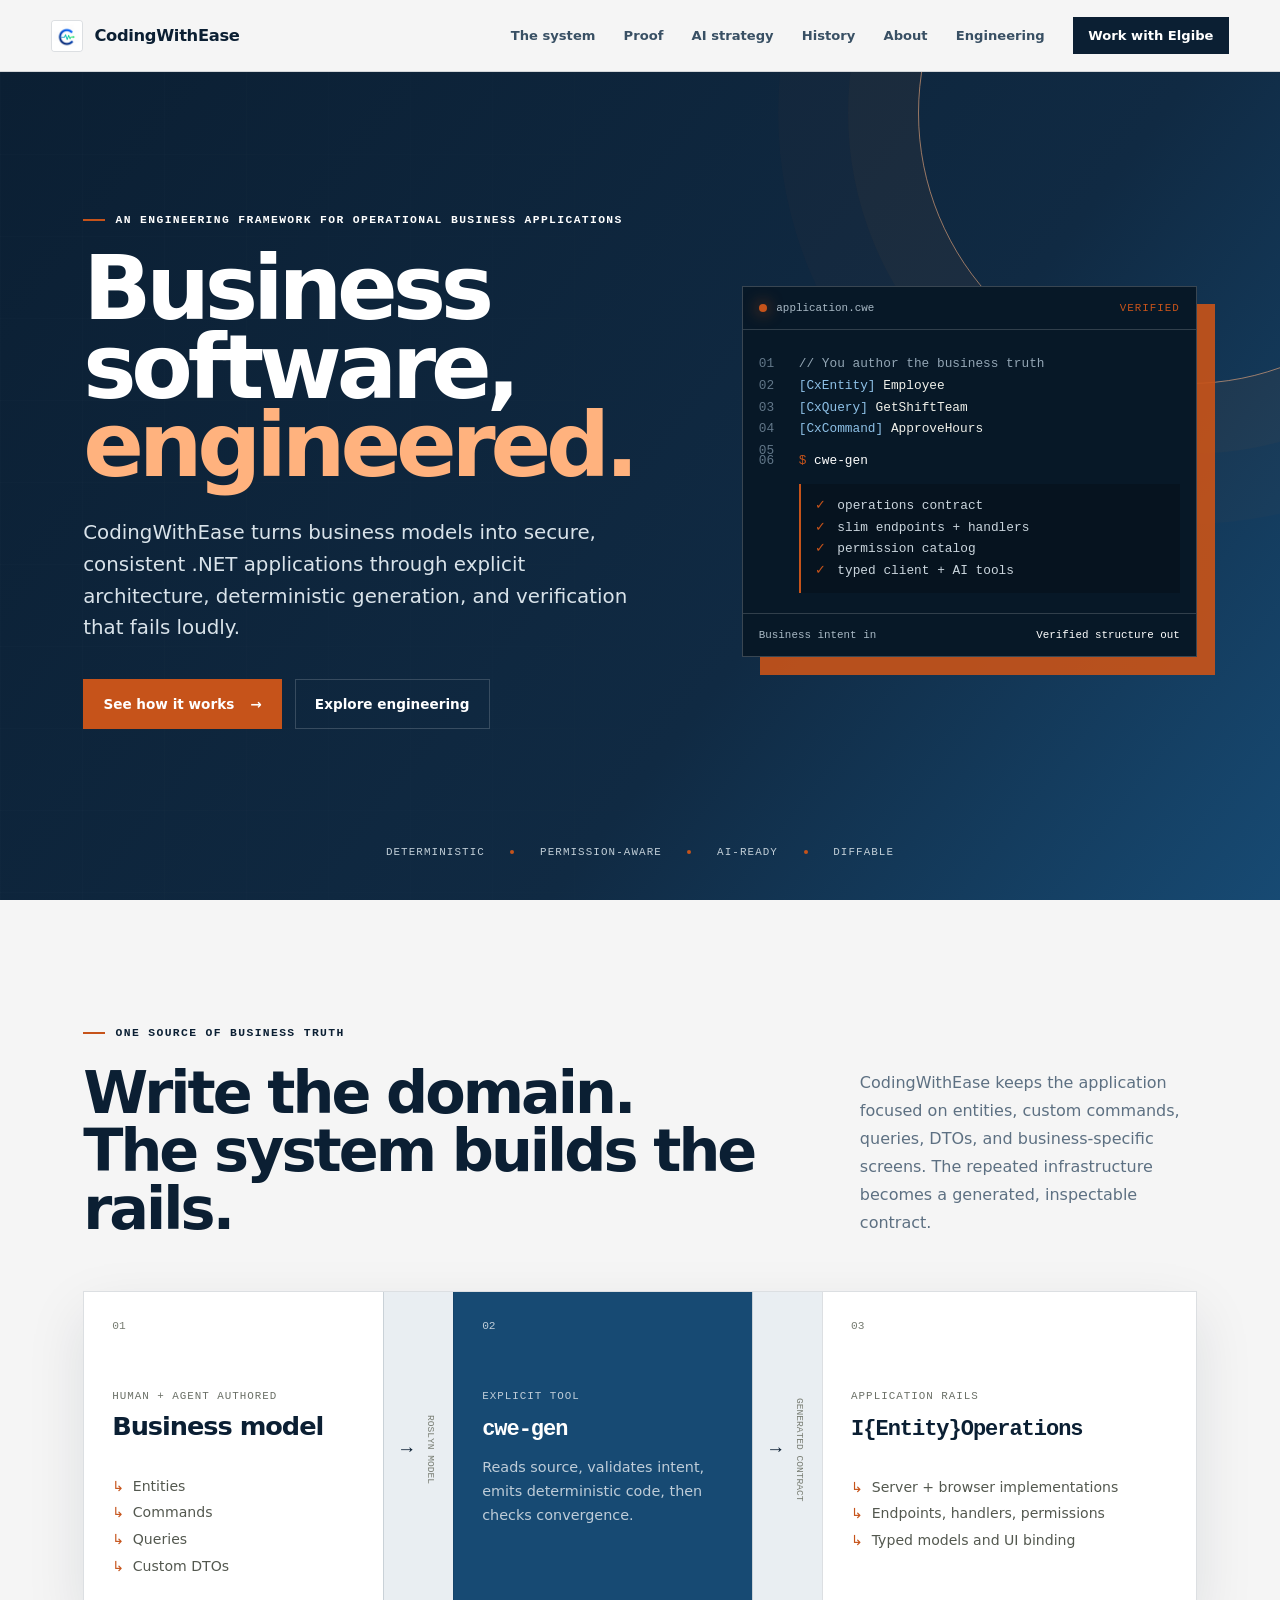
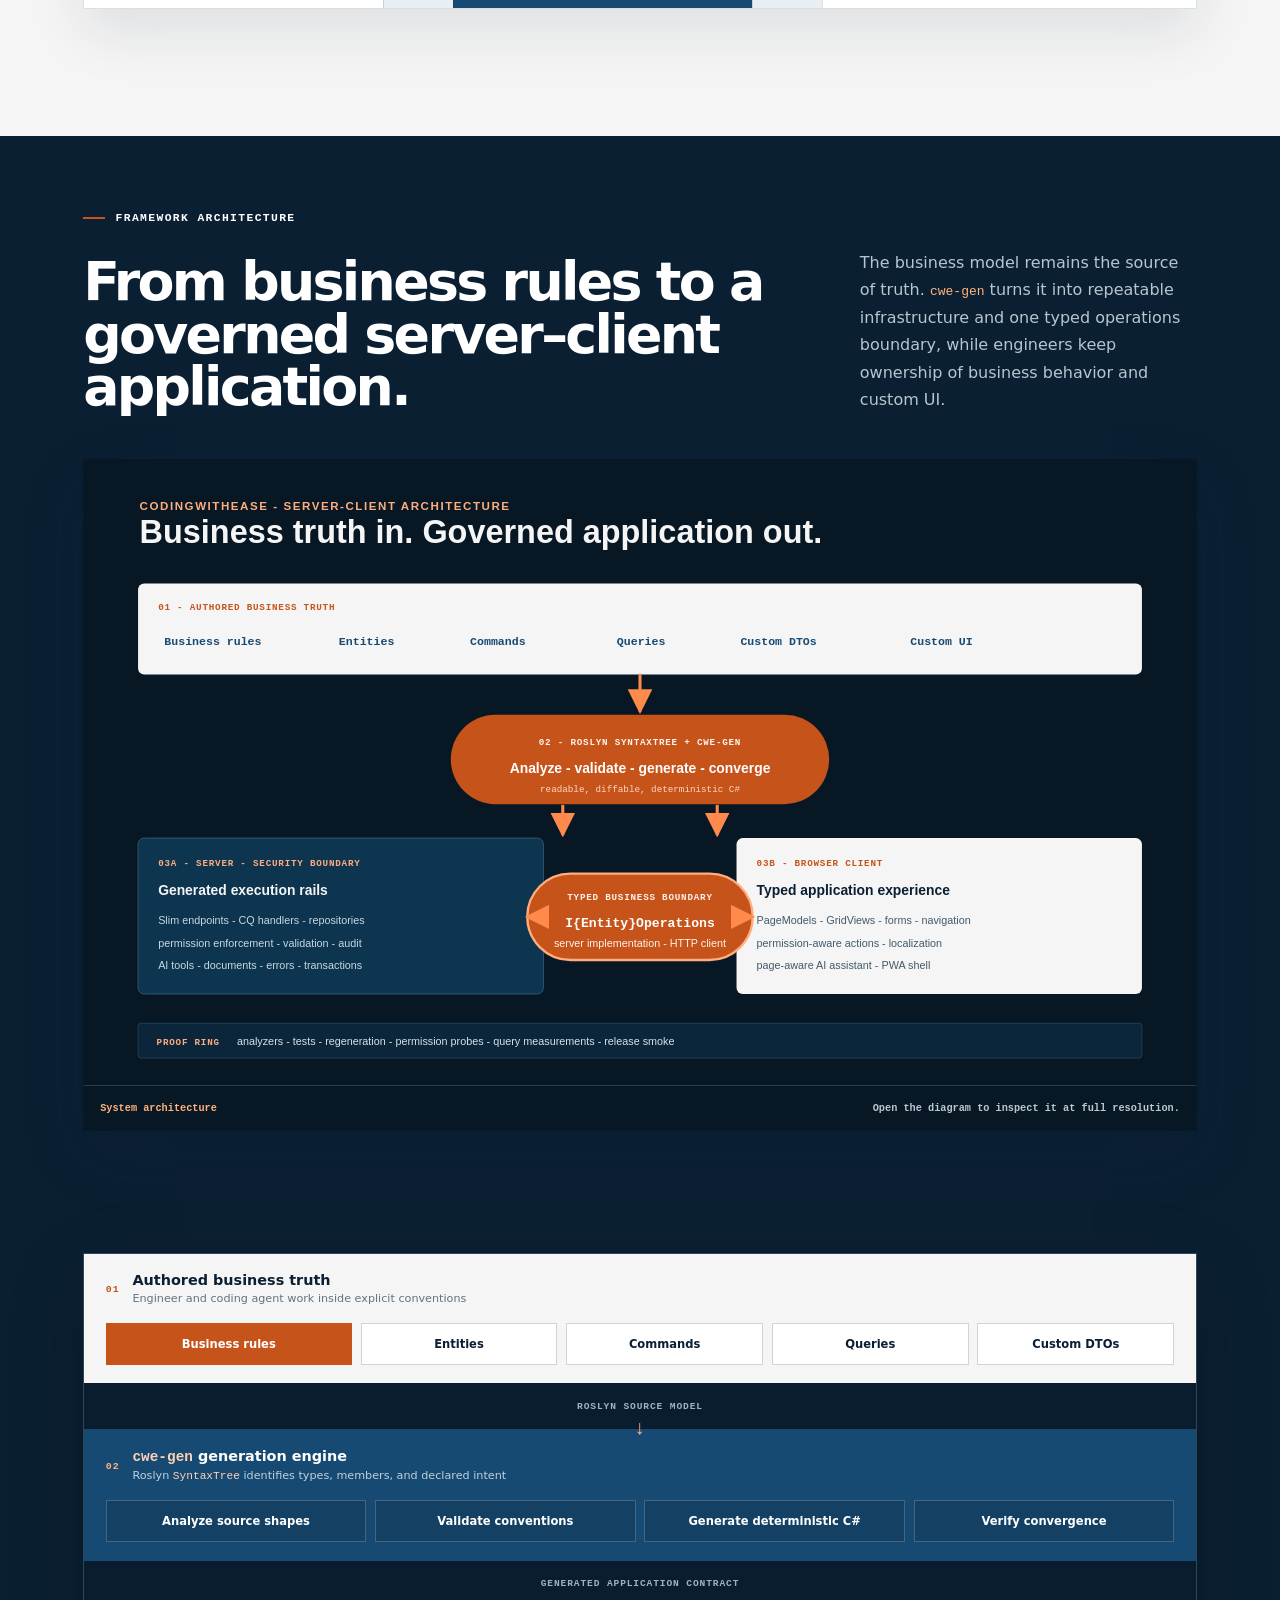
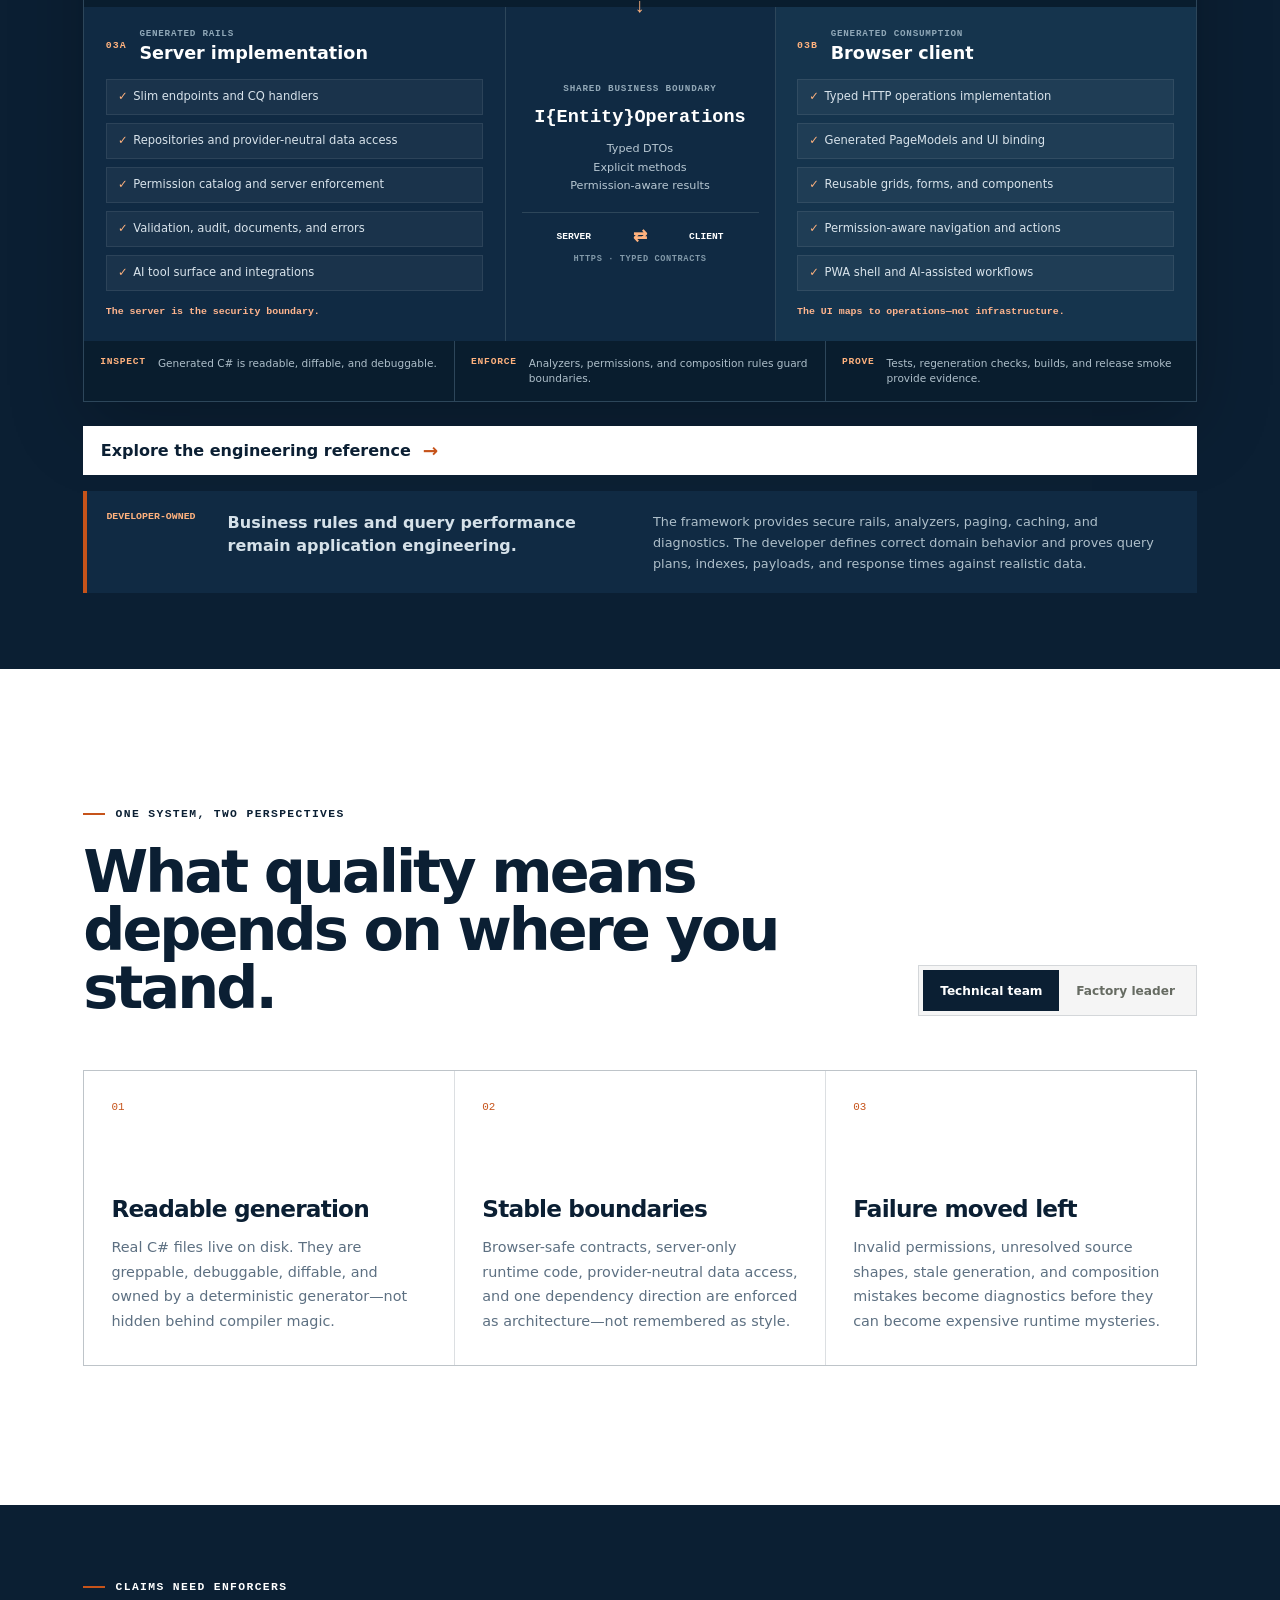
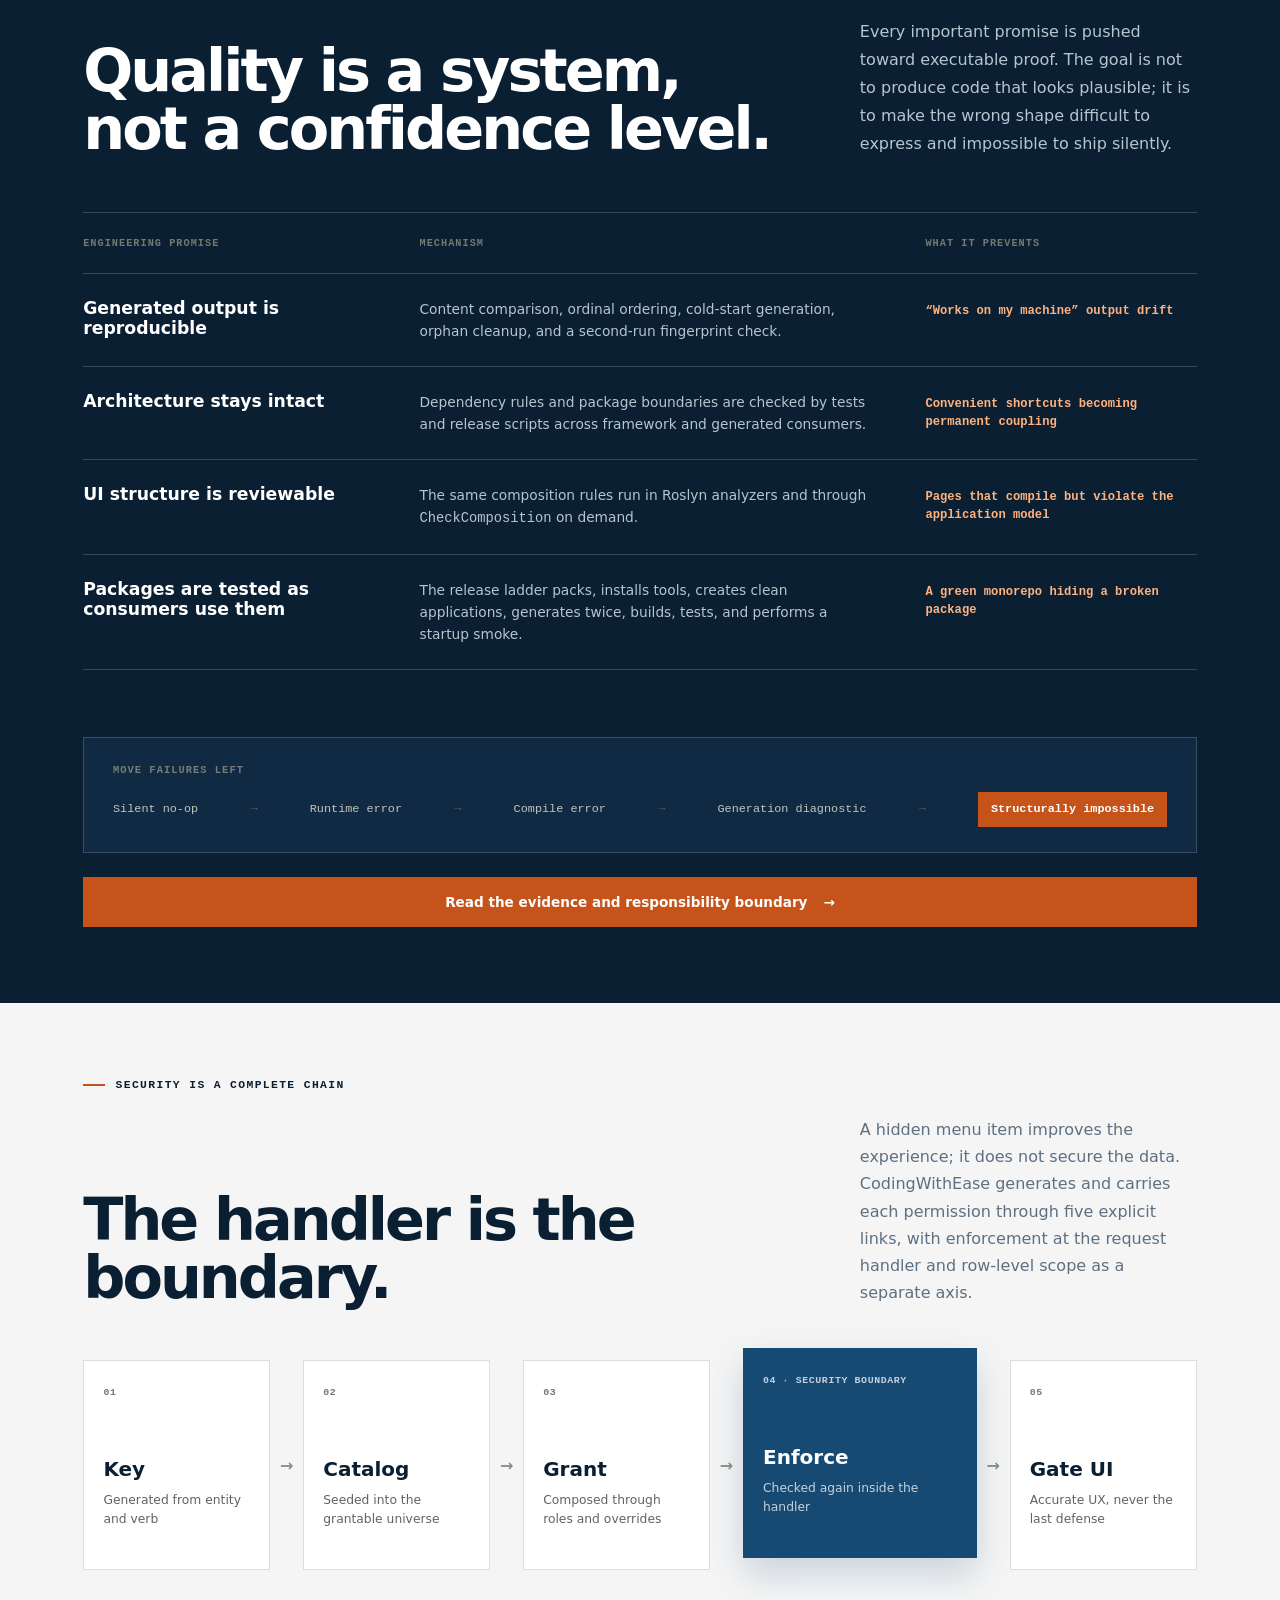
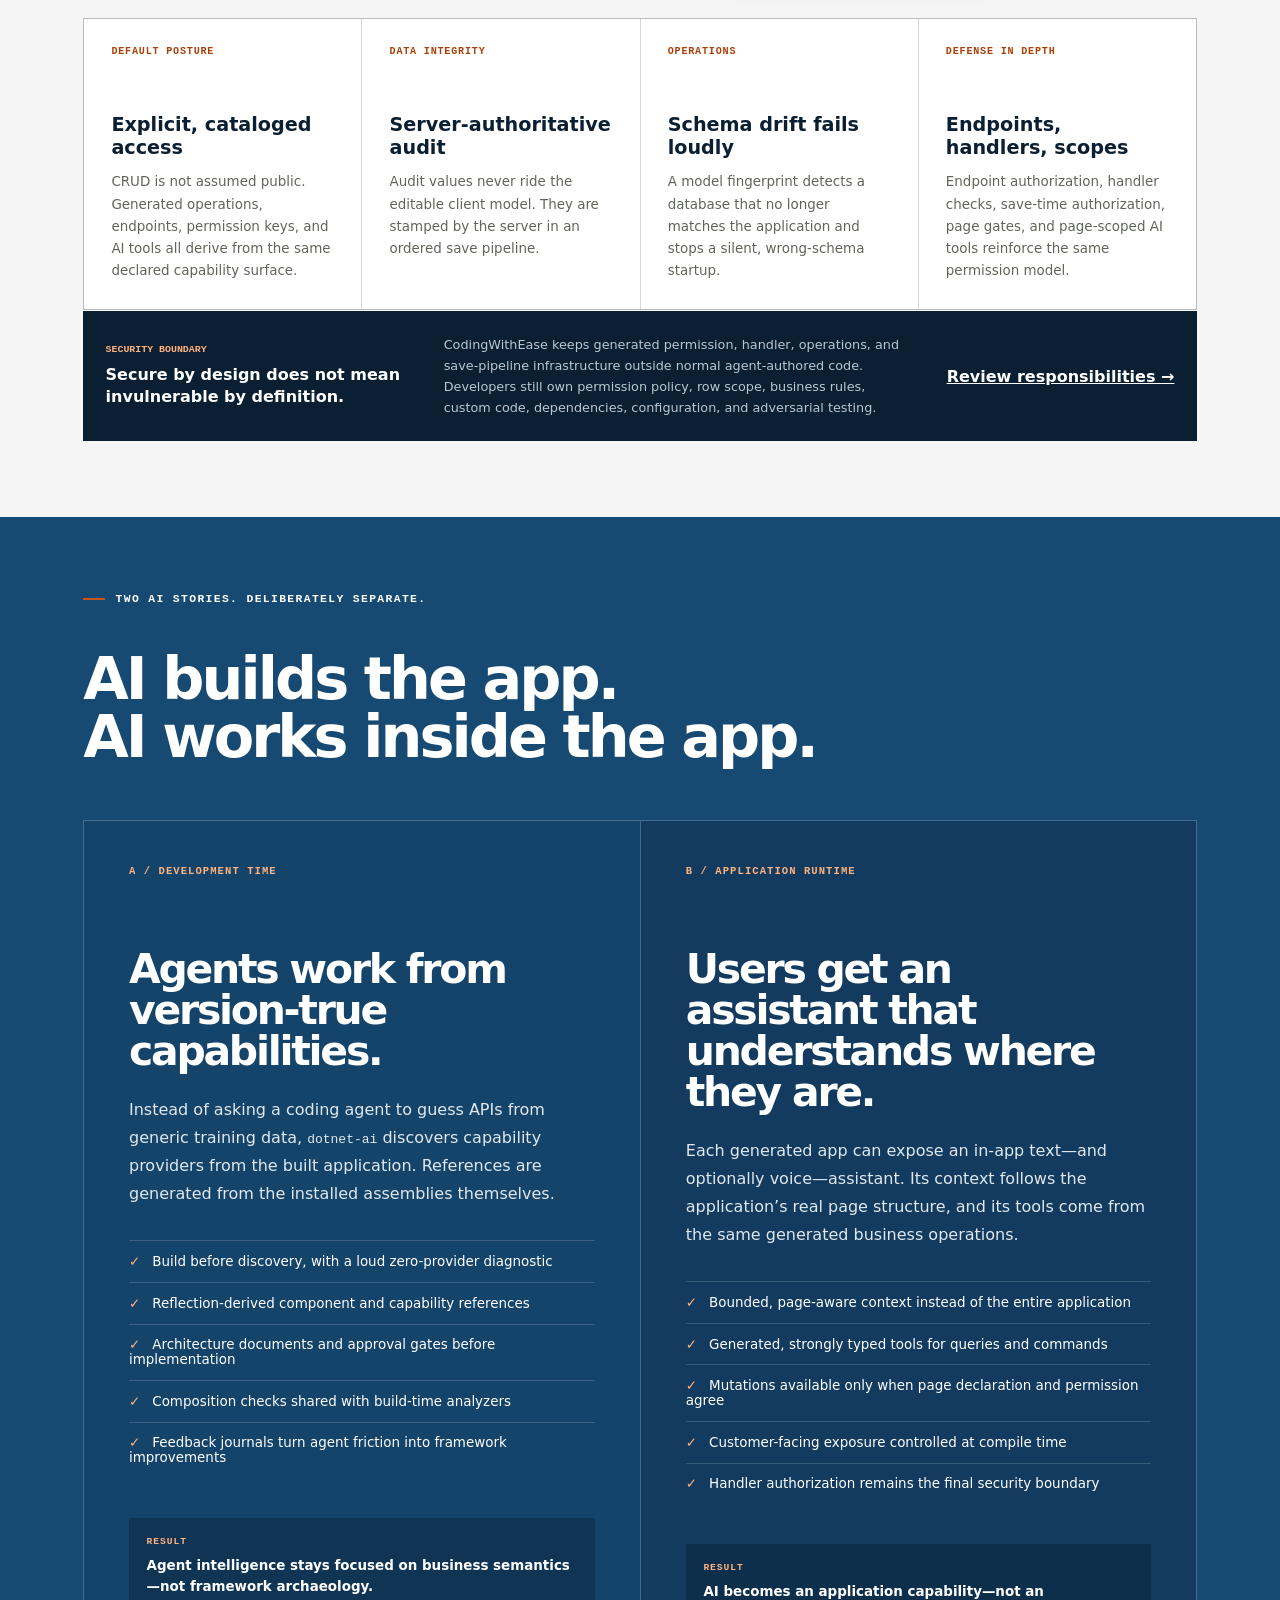
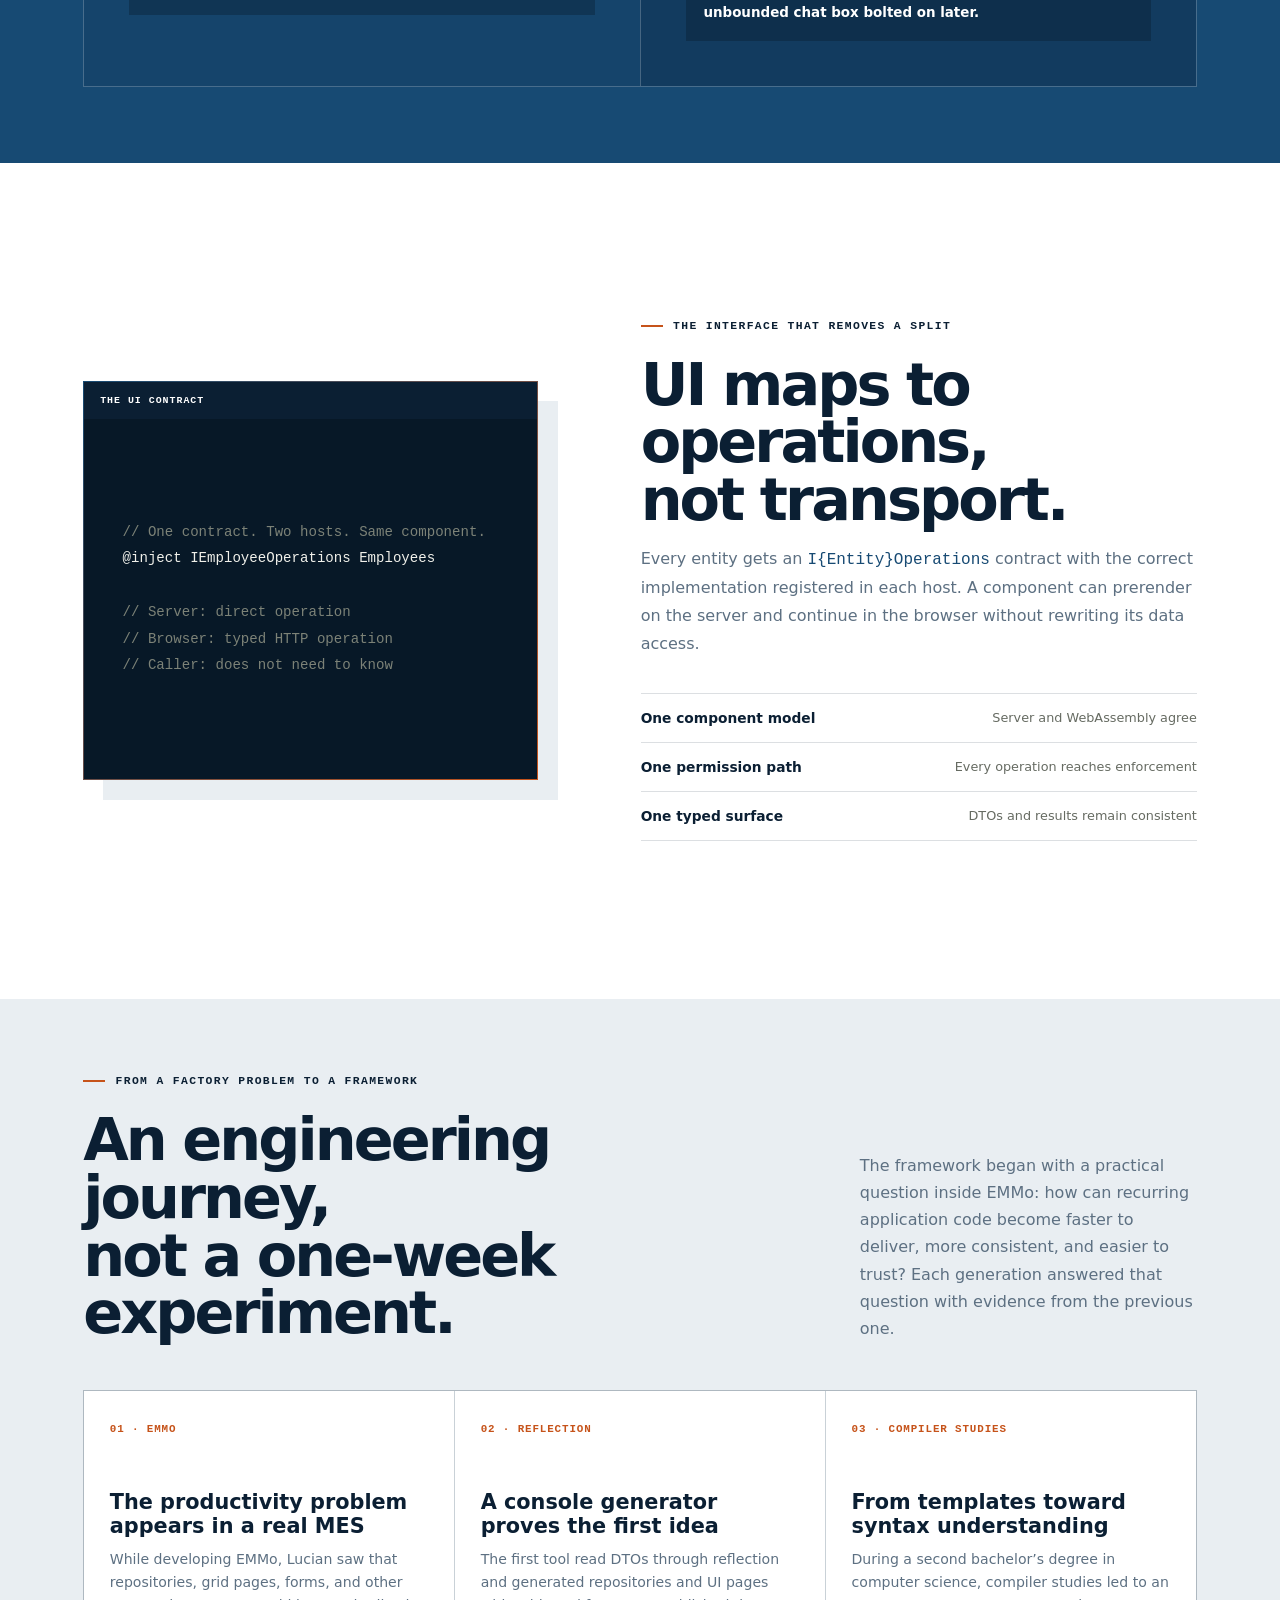
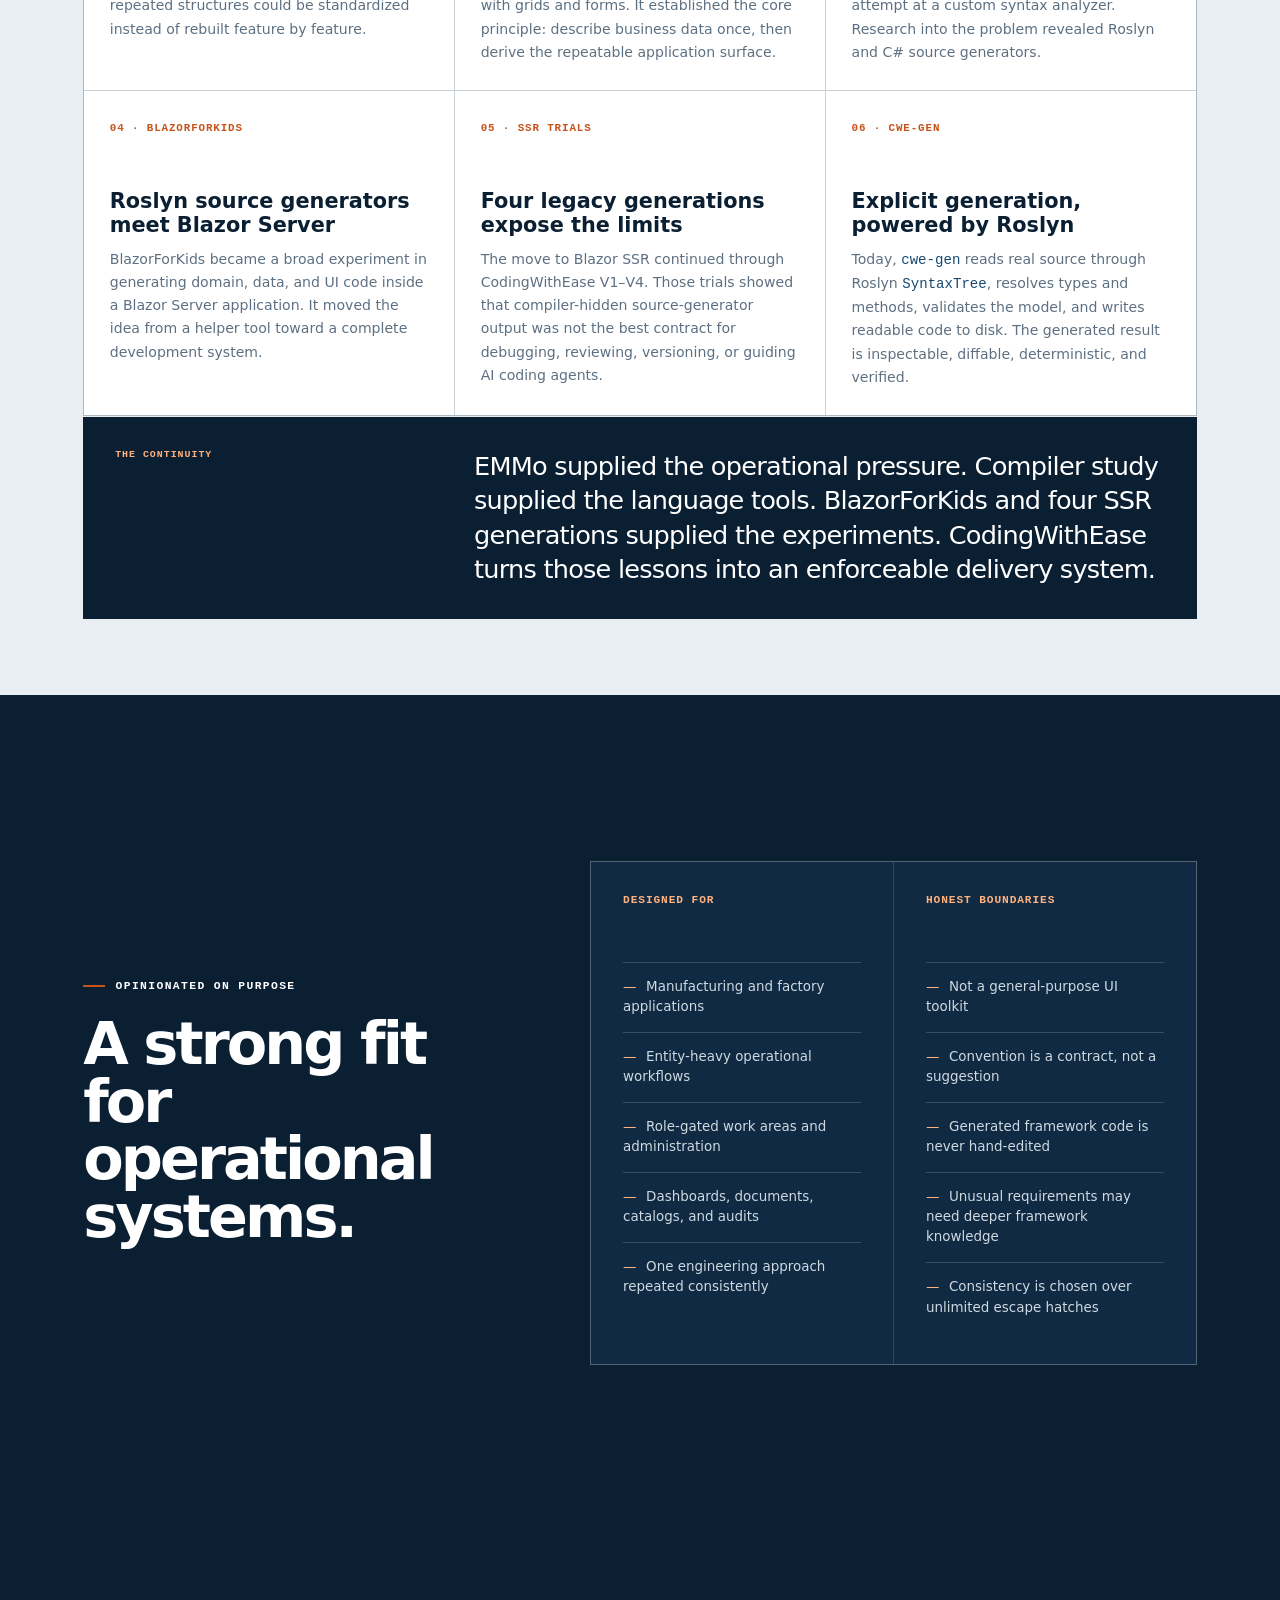
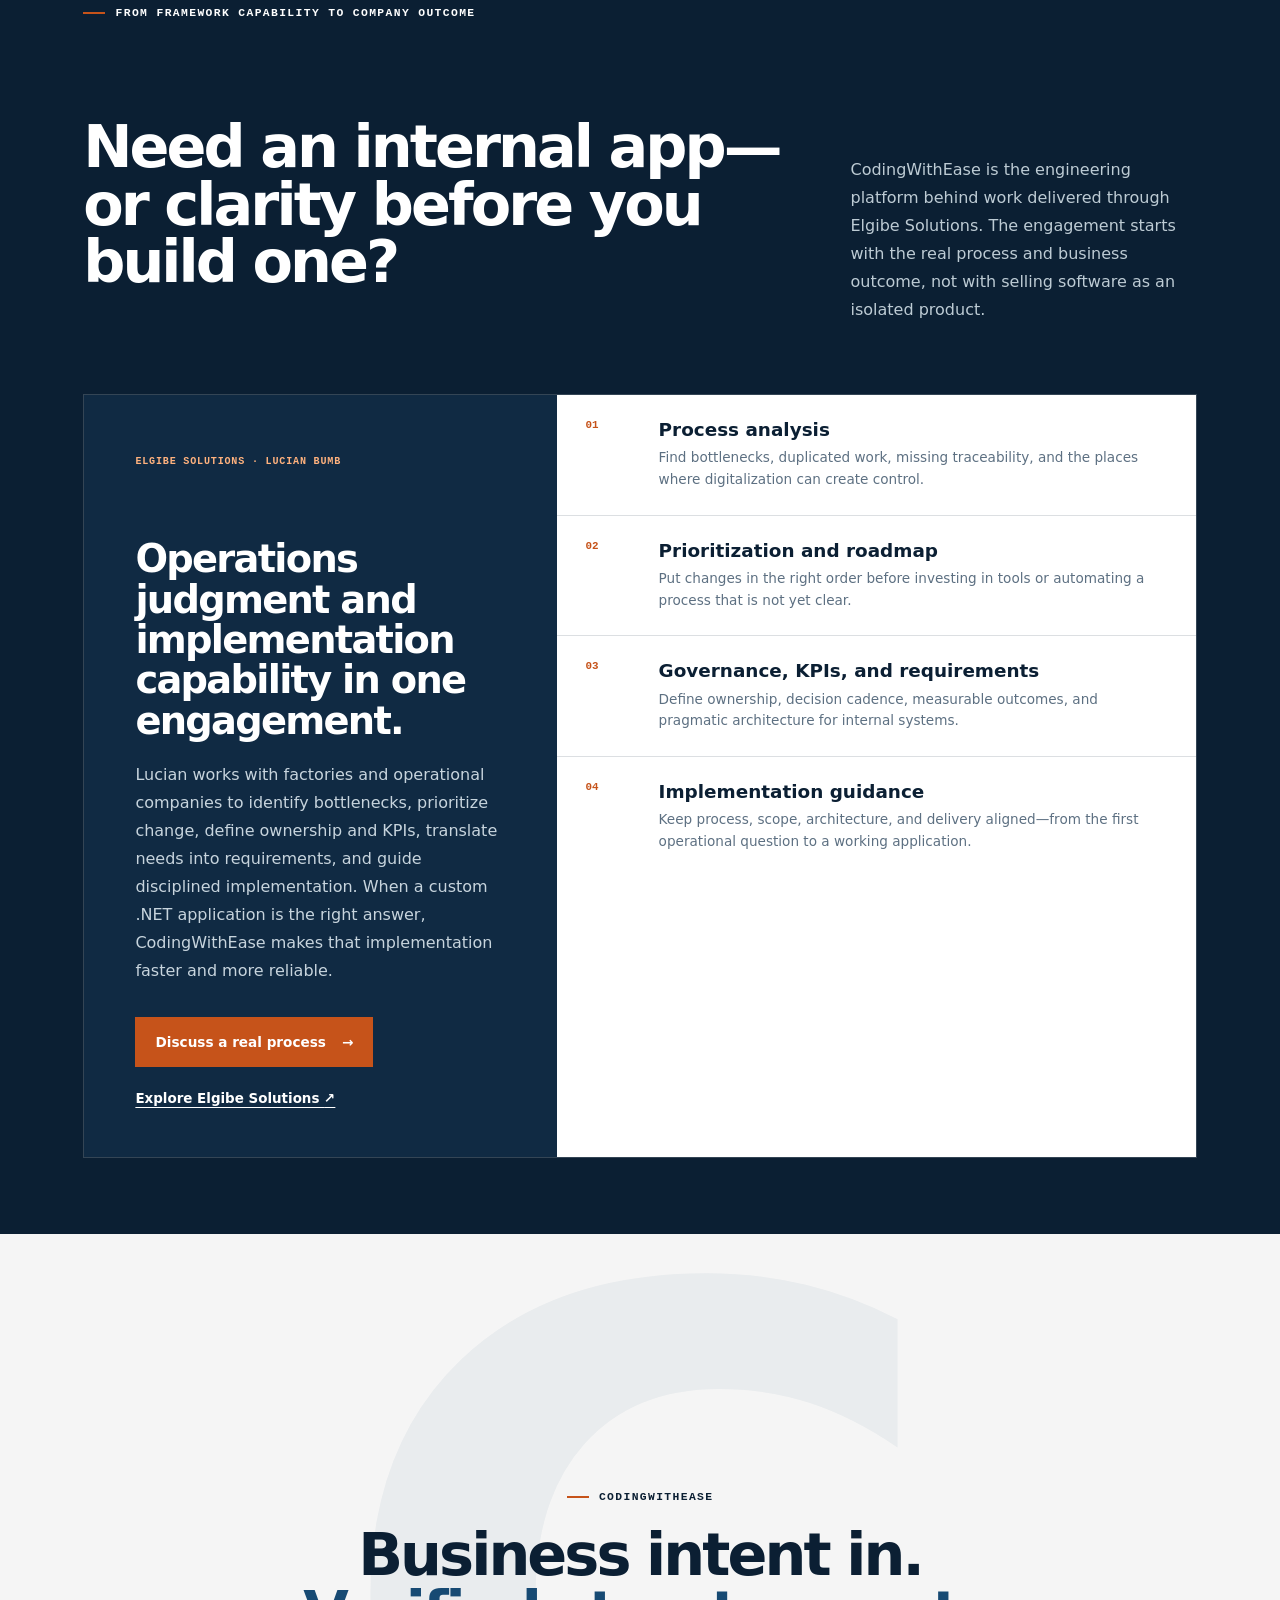
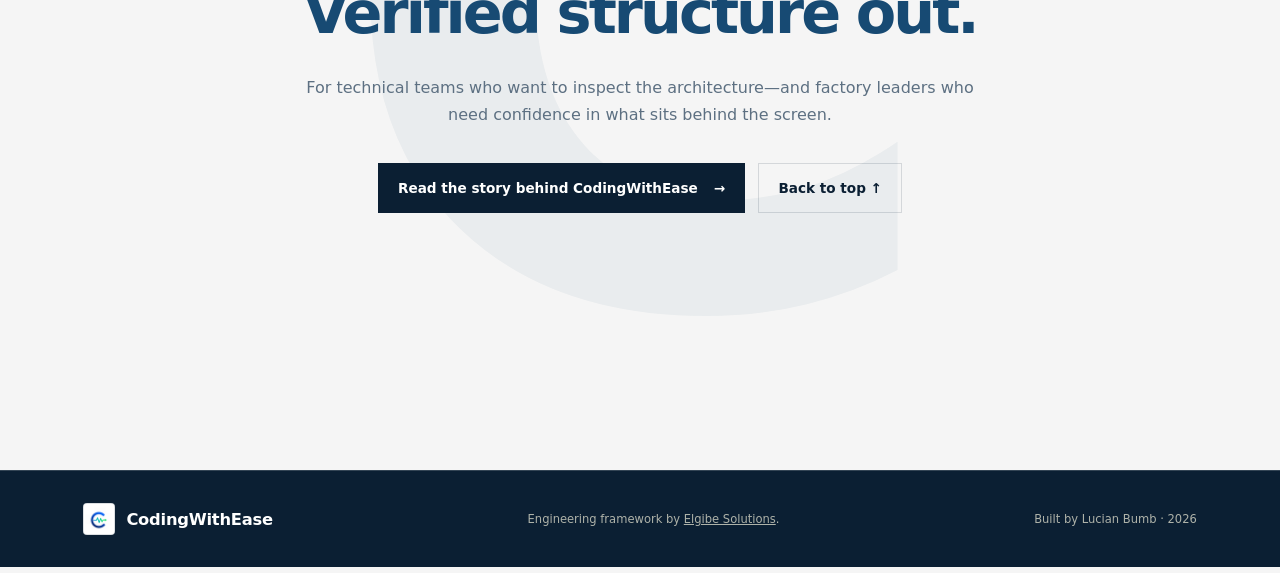
<file: index.html>
<!doctype html>
<html lang="en">
<head>
  <meta charset="utf-8">
  <meta name="viewport" content="width=device-width, initial-scale=1">
  <title>CodingWithEase — Business software, engineered</title>
  <meta name="description" content="CodingWithEase is an opinionated .NET and Blazor framework for building secure, consistent operational business applications with deterministic code generation and AI-guided engineering.">
  <meta name="robots" content="index, follow, max-image-preview:large, max-snippet:-1, max-video-preview:-1">
  <meta name="googlebot" content="index, follow, max-image-preview:large, max-snippet:-1, max-video-preview:-1">
  <meta name="bingbot" content="index, follow, max-image-preview:large, max-snippet:-1, max-video-preview:-1">
  <meta name="author" content="Lucian Bumb, Elgibe Solutions">
  <meta name="creator" content="Lucian Bumb">
  <meta name="publisher" content="Elgibe Solutions">
  <meta name="application-name" content="CodingWithEase">
  <meta name="apple-mobile-web-app-title" content="CodingWithEase">
  <meta name="mobile-web-app-capable" content="yes">
  <meta name="apple-mobile-web-app-capable" content="yes">
  <meta name="apple-mobile-web-app-status-bar-style" content="default">
  <meta name="format-detection" content="telephone=no">
  <meta name="referrer" content="strict-origin-when-cross-origin">
  <meta name="color-scheme" content="light">
  <meta name="theme-color" content="#0b1f33">
  <link rel="canonical" href="https://coding-with-ease.net/">
  <link rel="alternate" hreflang="en" href="https://coding-with-ease.net/">
  <link rel="alternate" hreflang="x-default" href="https://coding-with-ease.net/">
  <link rel="alternate" type="text/plain" href="https://coding-with-ease.net/llms.txt" title="CodingWithEase AI-readable summary">
  <link rel="author" href="/humans.txt">
  <link rel="manifest" href="/site.webmanifest">
  <link rel="icon" href="/assets/brand/favicon.ico" sizes="any">
  <link rel="icon" type="image/png" sizes="32x32" href="/assets/brand/cwe-logo-32.png">
  <link rel="icon" type="image/png" sizes="16x16" href="/assets/brand/cwe-logo-16.png">
  <link rel="apple-touch-icon" sizes="180x180" href="/assets/brand/cwe-logo-180.png">
  <link rel="preload" as="image" href="/assets/brand/cwe-logo-64.png">
  <meta property="og:type" content="website">
  <meta property="og:url" content="https://coding-with-ease.net/">
  <meta property="og:title" content="CodingWithEase — Business software, engineered">
  <meta property="og:description" content="An opinionated .NET and Blazor framework for secure, consistent operational applications, deterministic generation, and AI-guided engineering.">
  <meta property="og:site_name" content="CodingWithEase">
  <meta property="og:locale" content="en_US">
  <meta property="og:image" content="https://coding-with-ease.net/assets/brand/coding-with-ease-social-1200x630.png">
  <meta property="og:image:secure_url" content="https://coding-with-ease.net/assets/brand/coding-with-ease-social-1200x630.png">
  <meta property="og:image:type" content="image/png">
  <meta property="og:image:width" content="1200">
  <meta property="og:image:height" content="630">
  <meta property="og:image:alt" content="CodingWithEase — Business software, engineered.">
  <meta name="twitter:card" content="summary_large_image">
  <meta name="twitter:title" content="CodingWithEase — Business software, engineered">
  <meta name="twitter:description" content="Deterministic generation, server-enforced security, capability-guided AI, and executable evidence for .NET business applications.">
  <meta name="twitter:image" content="https://coding-with-ease.net/assets/brand/coding-with-ease-social-1200x630.png">
  <meta name="twitter:image:alt" content="CodingWithEase — Business software, engineered.">
  <script type="application/ld+json">
  {
    "@context": "https://schema.org",
    "@graph": [
      {
        "@type": "Organization",
        "@id": "https://coding-with-ease.net/#organization",
        "name": "Elgibe Solutions",
        "url": "https://elgibesolutions.net/en"
      },
      {
        "@type": "Brand",
        "@id": "https://coding-with-ease.net/#brand",
        "name": "CodingWithEase",
        "logo": {
          "@type": "ImageObject",
          "url": "https://coding-with-ease.net/assets/brand/cwe-logo-512.png",
          "width": 512,
          "height": 512
        }
      },
      {
        "@type": "SoftwareApplication",
        "@id": "https://coding-with-ease.net/#software",
        "name": "CodingWithEase",
        "applicationCategory": "DeveloperApplication",
        "operatingSystem": "Cross-platform .NET",
        "url": "https://coding-with-ease.net/",
        "description": "An engineering framework for deterministic, secure .NET and Blazor operational business applications.",
        "creator": { "@id": "https://coding-with-ease.net/#organization" },
        "brand": { "@id": "https://coding-with-ease.net/#brand" },
        "image": "https://coding-with-ease.net/assets/brand/coding-with-ease-social-1200x630.png"
      },
      {
        "@type": "WebSite",
        "@id": "https://coding-with-ease.net/#website",
        "url": "https://coding-with-ease.net/",
        "name": "CodingWithEase",
        "description": "Engineering reference for deterministic, secure .NET business applications.",
        "inLanguage": "en",
        "publisher": { "@id": "https://coding-with-ease.net/#organization" }
      },
      {
        "@type": "WebPage",
        "@id": "https://coding-with-ease.net/#webpage",
        "url": "https://coding-with-ease.net/",
        "name": "CodingWithEase — Business software, engineered",
        "description": "CodingWithEase is an opinionated .NET and Blazor framework for secure, consistent operational business applications.",
        "isPartOf": { "@id": "https://coding-with-ease.net/#website" },
        "about": { "@id": "https://coding-with-ease.net/#software" },
        "inLanguage": "en"
      }
    ]
  }
  </script>
  <link rel="stylesheet" href="assets/styles.css">
</head>
<body>
  <a class="skip-link" href="#main">Skip to content</a>

  <header class="site-header" data-header>
    <a class="brand" href="#top" aria-label="CodingWithEase home">
      <img class="brand-logo" src="assets/brand/cwe-logo-64.png" width="32" height="32" alt="">
      <span class="brand-name">CodingWithEase</span>
    </a>
    <button class="nav-toggle" type="button" aria-expanded="false" aria-controls="site-navigation" aria-label="Open navigation" data-nav-toggle><span class="nav-toggle-lines" aria-hidden="true"></span></button>
    <nav class="site-nav" id="site-navigation" aria-label="Primary navigation" data-site-nav>
      <a href="#system">The system</a>
      <a href="#proof">Proof</a>
      <a href="#ai">AI strategy</a>
      <a href="#lineage">History</a>
      <a href="about.html">About</a>
      <a href="engineering.html">Engineering</a>
      <div class="mobile-nav-group">
        <span>Engineering reference</span>
        <a href="ai-agents.html">AI coding agents</a>
        <a href="permissions.html">Permissions</a>
        <a href="localization.html">Localization</a>
        <a href="evidence.html">Evidence &amp; responsibilities</a>
      </div>
      <a class="nav-cta" href="#services">Work with Elgibe</a>
    </nav>
  </header>

  <main id="main">
    <section class="hero" id="top">
      <div class="hero-grid" aria-hidden="true"></div>
      <div class="hero-copy">
        <p class="eyebrow"><span></span> An engineering framework for operational business applications</p>
        <h1>Business software,<br><em>engineered.</em></h1>
        <p class="hero-intro">CodingWithEase turns business models into secure, consistent .NET applications through explicit architecture, deterministic generation, and verification that fails loudly.</p>
        <div class="hero-actions">
          <a class="button button-primary" href="#system">See how it works <span aria-hidden="true">→</span></a>
          <a class="button button-secondary" href="engineering.html">Explore engineering</a>
        </div>
      </div>

      <aside class="hero-console" aria-label="CodingWithEase workflow summary">
        <div class="console-bar">
          <span class="console-dot"></span>
          <span>application.cwe</span>
          <span class="console-status">verified</span>
        </div>
        <div class="console-body">
          <p><span class="line-no">01</span><span class="token-dim">// You author the business truth</span></p>
          <p><span class="line-no">02</span><span class="token-key">[CxEntity]</span> <span class="token-type">Employee</span></p>
          <p><span class="line-no">03</span><span class="token-key">[CxQuery]</span> <span class="token-type">GetShiftTeam</span></p>
          <p><span class="line-no">04</span><span class="token-key">[CxCommand]</span> <span class="token-type">ApproveHours</span></p>
          <p class="console-gap"><span class="line-no">05</span></p>
          <p><span class="line-no">06</span><span class="token-prompt">$</span> cwe-gen</p>
          <div class="console-output">
            <p><span>✓</span> operations contract</p>
            <p><span>✓</span> slim endpoints + handlers</p>
            <p><span>✓</span> permission catalog</p>
            <p><span>✓</span> typed client + AI tools</p>
          </div>
        </div>
        <div class="console-footer"><span>Business intent in</span><span>Verified structure out</span></div>
      </aside>

      <div class="hero-proofline">
        <span>Deterministic</span><i></i><span>Permission-aware</span><i></i><span>AI-ready</span><i></i><span>Diffable</span>
      </div>
    </section>

    <section class="system section" id="system">
      <div class="section-heading">
        <p class="eyebrow"><span></span> One source of business truth</p>
        <h2>Write the domain.<br>The system builds the rails.</h2>
        <p>CodingWithEase keeps the application focused on entities, custom commands, queries, DTOs, and business-specific screens. The repeated infrastructure becomes a generated, inspectable contract.</p>
      </div>

      <div class="pipeline" aria-label="CodingWithEase generation pipeline">
        <article class="pipeline-step step-source">
          <div class="step-index">01</div>
          <p class="step-label">Human + agent authored</p>
          <h3>Business model</h3>
          <ul>
            <li>Entities</li>
            <li>Commands</li>
            <li>Queries</li>
            <li>Custom DTOs</li>
          </ul>
        </article>
        <div class="pipeline-connector" aria-hidden="true"><span>Roslyn model</span><b>→</b></div>
        <article class="pipeline-step step-engine">
          <div class="step-index">02</div>
          <p class="step-label">Explicit tool</p>
          <h3><code>cwe-gen</code></h3>
          <p>Reads source, validates intent, emits deterministic code, then checks convergence.</p>
        </article>
        <div class="pipeline-connector" aria-hidden="true"><span>generated contract</span><b>→</b></div>
        <article class="pipeline-step step-runtime">
          <div class="step-index">03</div>
          <p class="step-label">Application rails</p>
          <h3><code>I{Entity}Operations</code></h3>
          <ul>
            <li>Server + browser implementations</li>
            <li>Endpoints, handlers, permissions</li>
            <li>Typed models and UI binding</li>
          </ul>
        </article>
      </div>
    </section>

    <section class="architecture section" id="architecture" aria-labelledby="architecture-title">
      <div class="architecture-heading">
        <p class="eyebrow"><span></span> Framework architecture</p>
        <h2 id="architecture-title">From business rules to a governed server–client application.</h2>
        <p>The business model remains the source of truth. <code>cwe-gen</code> turns it into repeatable infrastructure and one typed operations boundary, while engineers keep ownership of business behavior and custom UI.</p>
      </div>

      <figure class="architecture-diagram">
        <a href="assets/diagrams/framework-architecture.svg" aria-label="Open the full-size CodingWithEase architecture diagram">
          <picture>
            <source media="(max-width: 600px)" srcset="assets/diagrams/framework-architecture-mobile.svg">
            <img src="assets/diagrams/framework-architecture.svg" width="1440" height="810" loading="lazy" alt="CodingWithEase architecture showing authored business truth flowing through Roslyn and cwe-gen into server infrastructure and browser UI joined by I Entity Operations.">
          </picture>
        </a>
        <figcaption><strong>System architecture</strong><span>Open the diagram to inspect it at full resolution.</span></figcaption>
      </figure>

      <figure class="framework-map" aria-label="CodingWithEase architecture from authored business rules through cwe-gen to server infrastructure and browser UI">
        <div class="intent-zone">
          <div class="map-zone-heading">
            <span>01</span>
            <div><strong>Authored business truth</strong><small>Engineer and coding agent work inside explicit conventions</small></div>
          </div>
          <div class="intent-items">
            <span class="intent-primary">Business rules</span>
            <span>Entities</span>
            <span>Commands</span>
            <span>Queries</span>
            <span>Custom DTOs</span>
          </div>
        </div>

        <div class="map-arrow" aria-hidden="true"><span>Roslyn source model</span><b>↓</b></div>

        <div class="generator-zone">
          <div class="map-zone-heading">
            <span>02</span>
            <div><strong><code>cwe-gen</code> generation engine</strong><small>Roslyn <code>SyntaxTree</code> identifies types, members, and declared intent</small></div>
          </div>
          <div class="generator-actions">
            <span>Analyze source shapes</span>
            <span>Validate conventions</span>
            <span>Generate deterministic C#</span>
            <span>Verify convergence</span>
          </div>
        </div>

        <div class="map-arrow" aria-hidden="true"><span>Generated application contract</span><b>↓</b></div>

        <div class="runtime-zone">
          <article class="runtime-lane server-lane">
            <div class="lane-heading"><span>03A</span><div><small>Generated rails</small><h3>Server implementation</h3></div></div>
            <ul>
              <li>Slim endpoints and CQ handlers</li>
              <li>Repositories and provider-neutral data access</li>
              <li>Permission catalog and server enforcement</li>
              <li>Validation, audit, documents, and errors</li>
              <li>AI tool surface and integrations</li>
            </ul>
            <p class="lane-rule">The server is the security boundary.</p>
          </article>

          <div class="operations-bridge">
            <span class="bridge-label">Shared business boundary</span>
            <code>I{Entity}Operations</code>
            <p>Typed DTOs<br>Explicit methods<br>Permission-aware results</p>
            <div class="bridge-protocol"><span>Server</span><b>⇄</b><span>Client</span><small>HTTPS · typed contracts</small></div>
          </div>

          <article class="runtime-lane client-lane">
            <div class="lane-heading"><span>03B</span><div><small>Generated consumption</small><h3>Browser client</h3></div></div>
            <ul>
              <li>Typed HTTP operations implementation</li>
              <li>Generated PageModels and UI binding</li>
              <li>Reusable grids, forms, and components</li>
              <li>Permission-aware navigation and actions</li>
              <li>PWA shell and AI-assisted workflows</li>
            </ul>
            <p class="lane-rule">The UI maps to operations—not infrastructure.</p>
          </article>
        </div>

        <figcaption>
          <div><strong>Inspect</strong><span>Generated C# is readable, diffable, and debuggable.</span></div>
          <div><strong>Enforce</strong><span>Analyzers, permissions, and composition rules guard boundaries.</span></div>
          <div><strong>Prove</strong><span>Tests, regeneration checks, builds, and release smoke provide evidence.</span></div>
        </figcaption>
      </figure>
      <a class="engineering-reference-link" href="engineering.html">Explore the engineering reference <span aria-hidden="true">→</span></a>
      <div class="architecture-responsibility"><span>Developer-owned</span><strong>Business rules and query performance remain application engineering.</strong><p>The framework provides secure rails, analyzers, paging, caching, and diagnostics. The developer defines correct domain behavior and proves query plans, indexes, payloads, and response times against realistic data.</p></div>
    </section>

    <section class="audience section" aria-labelledby="audience-title">
      <div class="audience-header">
        <div>
          <p class="eyebrow"><span></span> One system, two perspectives</p>
          <h2 id="audience-title">What quality means<br>depends on where you stand.</h2>
        </div>
        <div class="audience-tabs" role="tablist" aria-label="Choose your perspective">
          <button type="button" role="tab" aria-selected="true" aria-controls="technical-panel" id="technical-tab" data-audience="technical">Technical team</button>
          <button type="button" role="tab" aria-selected="false" aria-controls="manager-panel" id="manager-tab" data-audience="manager">Factory leader</button>
        </div>
      </div>

      <div class="audience-panel is-active" id="technical-panel" role="tabpanel" aria-labelledby="technical-tab" data-panel="technical">
        <article><span>01</span><h3>Readable generation</h3><p>Real C# files live on disk. They are greppable, debuggable, diffable, and owned by a deterministic generator—not hidden behind compiler magic.</p></article>
        <article><span>02</span><h3>Stable boundaries</h3><p>Browser-safe contracts, server-only runtime code, provider-neutral data access, and one dependency direction are enforced as architecture—not remembered as style.</p></article>
        <article><span>03</span><h3>Failure moved left</h3><p>Invalid permissions, unresolved source shapes, stale generation, and composition mistakes become diagnostics before they can become expensive runtime mysteries.</p></article>
      </div>
      <div class="audience-panel" id="manager-panel" role="tabpanel" aria-labelledby="manager-tab" data-panel="manager" hidden>
        <article><span>01</span><h3>Consistent delivery</h3><p>Recurring patterns—identity, authorization, audit, data operations, PWA, documents, and AI integration—arrive through one governed platform.</p></article>
        <article><span>02</span><h3>Security with a chain of proof</h3><p>Permissions are generated, grantable, resolved, enforced in handlers, and reflected in the UI. The hidden button is never treated as the security boundary.</p></article>
        <article><span>03</span><h3>Business change stays visible</h3><p>The application source remains centered on the factory: its entities, decisions, workflows, commands, queries, and the screens people actually use.</p></article>
      </div>
    </section>

    <section class="proof section section-dark" id="proof">
      <div class="section-heading proof-heading">
        <p class="eyebrow"><span></span> Claims need enforcers</p>
        <h2>Quality is a system,<br>not a confidence level.</h2>
        <p>Every important promise is pushed toward executable proof. The goal is not to produce code that looks plausible; it is to make the wrong shape difficult to express and impossible to ship silently.</p>
      </div>

      <div class="proof-ledger">
        <div class="ledger-head"><span>Engineering promise</span><span>Mechanism</span><span>What it prevents</span></div>
        <article><h3>Generated output is reproducible</h3><p>Content comparison, ordinal ordering, cold-start generation, orphan cleanup, and a second-run fingerprint check.</p><strong>“Works on my machine” output drift</strong></article>
        <article><h3>Architecture stays intact</h3><p>Dependency rules and package boundaries are checked by tests and release scripts across framework and generated consumers.</p><strong>Convenient shortcuts becoming permanent coupling</strong></article>
        <article><h3>UI structure is reviewable</h3><p>The same composition rules run in Roslyn analyzers and through <code>CheckComposition</code> on demand.</p><strong>Pages that compile but violate the application model</strong></article>
        <article><h3>Packages are tested as consumers use them</h3><p>The release ladder packs, installs tools, creates clean applications, generates twice, builds, tests, and performs a startup smoke.</p><strong>A green monorepo hiding a broken package</strong></article>
      </div>

      <div class="error-ladder" aria-label="Framework error-cost strategy">
        <p>Move failures left</p>
        <div><span>Silent no-op</span><b>→</b><span>Runtime error</span><b>→</b><span>Compile error</span><b>→</b><span>Generation diagnostic</span><b>→</b><span class="ladder-best">Structurally impossible</span></div>
      </div>
      <a class="button button-primary proof-evidence-link" href="evidence.html">Read the evidence and responsibility boundary <span aria-hidden="true">→</span></a>
    </section>

    <section class="security section" id="security">
      <div class="security-intro">
        <p class="eyebrow"><span></span> Security is a complete chain</p>
        <h2>The handler is the boundary.</h2>
        <p>A hidden menu item improves the experience; it does not secure the data. CodingWithEase generates and carries each permission through five explicit links, with enforcement at the request handler and row-level scope as a separate axis.</p>
      </div>

      <div class="permission-chain">
        <article><span>01</span><h3>Key</h3><p>Generated from entity and verb</p></article>
        <b aria-hidden="true">→</b>
        <article><span>02</span><h3>Catalog</h3><p>Seeded into the grantable universe</p></article>
        <b aria-hidden="true">→</b>
        <article><span>03</span><h3>Grant</h3><p>Composed through roles and overrides</p></article>
        <b aria-hidden="true">→</b>
        <article class="chain-boundary"><span>04 · SECURITY BOUNDARY</span><h3>Enforce</h3><p>Checked again inside the handler</p></article>
        <b aria-hidden="true">→</b>
        <article><span>05</span><h3>Gate UI</h3><p>Accurate UX, never the last defense</p></article>
      </div>

      <div class="security-grid">
        <article><p class="card-kicker">Default posture</p><h3>Explicit, cataloged access</h3><p>CRUD is not assumed public. Generated operations, endpoints, permission keys, and AI tools all derive from the same declared capability surface.</p></article>
        <article><p class="card-kicker">Data integrity</p><h3>Server-authoritative audit</h3><p>Audit values never ride the editable client model. They are stamped by the server in an ordered save pipeline.</p></article>
        <article><p class="card-kicker">Operations</p><h3>Schema drift fails loudly</h3><p>A model fingerprint detects a database that no longer matches the application and stops a silent, wrong-schema startup.</p></article>
        <article><p class="card-kicker">Defense in depth</p><h3>Endpoints, handlers, scopes</h3><p>Endpoint authorization, handler checks, save-time authorization, page gates, and page-scoped AI tools reinforce the same permission model.</p></article>
      </div>
      <div class="security-boundary-note"><div><span>Security boundary</span><strong>Secure by design does not mean invulnerable by definition.</strong></div><p>CodingWithEase keeps generated permission, handler, operations, and save-pipeline infrastructure outside normal agent-authored code. Developers still own permission policy, row scope, business rules, custom code, dependencies, configuration, and adversarial testing.</p><a href="evidence.html">Review responsibilities →</a></div>
    </section>

    <section class="ai section section-violet" id="ai">
      <div class="ai-title">
        <p class="eyebrow"><span></span> Two AI stories. Deliberately separate.</p>
        <h2>AI builds the app.<br>AI works inside the app.</h2>
      </div>

      <div class="ai-columns">
        <article class="ai-story ai-developer">
          <div class="story-number">A / DEVELOPMENT TIME</div>
          <h3>Agents work from version-true capabilities.</h3>
          <p>Instead of asking a coding agent to guess APIs from generic training data, <code>dotnet-ai</code> discovers capability providers from the built application. References are generated from the installed assemblies themselves.</p>
          <ul>
            <li>Build before discovery, with a loud zero-provider diagnostic</li>
            <li>Reflection-derived component and capability references</li>
            <li>Architecture documents and approval gates before implementation</li>
            <li>Composition checks shared with build-time analyzers</li>
            <li>Feedback journals turn agent friction into framework improvements</li>
          </ul>
          <div class="story-result"><span>RESULT</span><strong>Agent intelligence stays focused on business semantics—not framework archaeology.</strong></div>
        </article>

        <article class="ai-story ai-runtime">
          <div class="story-number">B / APPLICATION RUNTIME</div>
          <h3>Users get an assistant that understands where they are.</h3>
          <p>Each generated app can expose an in-app text—and optionally voice—assistant. Its context follows the application’s real page structure, and its tools come from the same generated business operations.</p>
          <ul>
            <li>Bounded, page-aware context instead of the entire application</li>
            <li>Generated, strongly typed tools for queries and commands</li>
            <li>Mutations available only when page declaration and permission agree</li>
            <li>Customer-facing exposure controlled at compile time</li>
            <li>Handler authorization remains the final security boundary</li>
          </ul>
          <div class="story-result"><span>RESULT</span><strong>AI becomes an application capability—not an unbounded chat box bolted on later.</strong></div>
        </article>
      </div>
    </section>

    <section class="operations section">
      <div class="operations-code">
        <div class="code-label">THE UI CONTRACT</div>
        <pre><code><span class="code-comment">// One contract. Two hosts. Same component.</span>
@inject IEmployeeOperations Employees

<span class="code-comment">// Server: direct operation</span>
<span class="code-comment">// Browser: typed HTTP operation</span>
<span class="code-comment">// Caller: does not need to know</span></code></pre>
      </div>
      <div class="operations-copy">
        <p class="eyebrow"><span></span> The interface that removes a split</p>
        <h2>UI maps to operations,<br>not transport.</h2>
        <p>Every entity gets an <code>I{Entity}Operations</code> contract with the correct implementation registered in each host. A component can prerender on the server and continue in the browser without rewriting its data access.</p>
        <div class="operation-benefits">
          <div><strong>One component model</strong><span>Server and WebAssembly agree</span></div>
          <div><strong>One permission path</strong><span>Every operation reaches enforcement</span></div>
          <div><strong>One typed surface</strong><span>DTOs and results remain consistent</span></div>
        </div>
      </div>
    </section>

    <section class="lineage section" id="lineage">
      <div class="lineage-heading">
        <p class="eyebrow"><span></span> From a factory problem to a framework</p>
        <h2>An engineering journey,<br>not a one-week experiment.</h2>
        <p>The framework began with a practical question inside EMMo: how can recurring application code become faster to deliver, more consistent, and easier to trust? Each generation answered that question with evidence from the previous one.</p>
      </div>

      <ol class="timeline">
        <li><span>01 · EMMo</span><div><h3>The productivity problem appears in a real MES</h3><p>While developing EMMo, Lucian saw that repositories, grid pages, forms, and other repeated structures could be standardized instead of rebuilt feature by feature.</p></div></li>
        <li><span>02 · Reflection</span><div><h3>A console generator proves the first idea</h3><p>The first tool read DTOs through reflection and generated repositories and UI pages with grids and forms. It established the core principle: describe business data once, then derive the repeatable application surface.</p></div></li>
        <li><span>03 · Compiler studies</span><div><h3>From templates toward syntax understanding</h3><p>During a second bachelor’s degree in computer science, compiler studies led to an attempt at a custom syntax analyzer. Research into the problem revealed Roslyn and C# source generators.</p></div></li>
        <li><span>04 · BlazorForKids</span><div><h3>Roslyn source generators meet Blazor Server</h3><p>BlazorForKids became a broad experiment in generating domain, data, and UI code inside a Blazor Server application. It moved the idea from a helper tool toward a complete development system.</p></div></li>
        <li><span>05 · SSR trials</span><div><h3>Four legacy generations expose the limits</h3><p>The move to Blazor SSR continued through CodingWithEase V1–V4. Those trials showed that compiler-hidden source-generator output was not the best contract for debugging, reviewing, versioning, or guiding AI coding agents.</p></div></li>
        <li><span>06 · cwe-gen</span><div><h3>Explicit generation, powered by Roslyn</h3><p>Today, <code>cwe-gen</code> reads real source through Roslyn <code>SyntaxTree</code>, resolves types and methods, validates the model, and writes readable code to disk. The generated result is inspectable, diffable, deterministic, and verified.</p></div></li>
      </ol>

      <div class="lineage-note">
        <span>THE CONTINUITY</span>
        <p>EMMo supplied the operational pressure. Compiler study supplied the language tools. BlazorForKids and four SSR generations supplied the experiments. CodingWithEase turns those lessons into an enforceable delivery system.</p>
      </div>
    </section>

    <section class="fit section section-dark">
      <div>
        <p class="eyebrow"><span></span> Opinionated on purpose</p>
        <h2>A strong fit for<br>operational systems.</h2>
      </div>
      <div class="fit-columns">
        <article><h3>Designed for</h3><ul><li>Manufacturing and factory applications</li><li>Entity-heavy operational workflows</li><li>Role-gated work areas and administration</li><li>Dashboards, documents, catalogs, and audits</li><li>One engineering approach repeated consistently</li></ul></article>
        <article><h3>Honest boundaries</h3><ul><li>Not a general-purpose UI toolkit</li><li>Convention is a contract, not a suggestion</li><li>Generated framework code is never hand-edited</li><li>Unusual requirements may need deeper framework knowledge</li><li>Consistency is chosen over unlimited escape hatches</li></ul></article>
      </div>
    </section>

    <section class="services section" id="services">
      <div class="services-heading">
        <p class="eyebrow"><span></span> From framework capability to company outcome</p>
        <h2>Need an internal app—or clarity before you build one?</h2>
        <p>CodingWithEase is the engineering platform behind work delivered through Elgibe Solutions. The engagement starts with the real process and business outcome, not with selling software as an isolated product.</p>
      </div>

      <div class="services-body">
        <article class="services-profile">
          <p class="card-kicker">ELGIBE SOLUTIONS · LUCIAN BUMB</p>
          <h3>Operations judgment and implementation capability in one engagement.</h3>
          <p>Lucian works with factories and operational companies to identify bottlenecks, prioritize change, define ownership and KPIs, translate needs into requirements, and guide disciplined implementation. When a custom .NET application is the right answer, CodingWithEase makes that implementation faster and more reliable.</p>
          <div class="services-actions">
            <a class="button button-primary" href="https://elgibesolutions.net/en/contact">Discuss a real process <span aria-hidden="true">→</span></a>
            <a class="text-link" href="https://elgibesolutions.net/en">Explore Elgibe Solutions <span aria-hidden="true">↗</span></a>
          </div>
        </article>

        <div class="services-list">
          <article><span>01</span><div><h3>Process analysis</h3><p>Find bottlenecks, duplicated work, missing traceability, and the places where digitalization can create control.</p></div></article>
          <article><span>02</span><div><h3>Prioritization and roadmap</h3><p>Put changes in the right order before investing in tools or automating a process that is not yet clear.</p></div></article>
          <article><span>03</span><div><h3>Governance, KPIs, and requirements</h3><p>Define ownership, decision cadence, measurable outcomes, and pragmatic architecture for internal systems.</p></div></article>
          <article><span>04</span><div><h3>Implementation guidance</h3><p>Keep process, scope, architecture, and delivery aligned—from the first operational question to a working application.</p></div></article>
        </div>
      </div>
    </section>
    <section class="closing section">
      <div class="closing-mark" aria-hidden="true">C</div>
      <p class="eyebrow"><span></span> CodingWithEase</p>
      <h2>Business intent in.<br><em>Verified structure out.</em></h2>
      <p>For technical teams who want to inspect the architecture—and factory leaders who need confidence in what sits behind the screen.</p>
      <div class="closing-actions">
        <a class="button button-dark" href="about.html">Read the story behind CodingWithEase <span aria-hidden="true">→</span></a>
        <a class="button button-line" href="#top">Back to top ↑</a>
      </div>
    </section>
  </main>

  <footer>
    <a class="brand footer-brand" href="#top"><img class="brand-logo" src="assets/brand/cwe-logo-64.png" width="32" height="32" alt=""><span class="brand-name">CodingWithEase</span></a>
    <p>Engineering framework by <a href="https://elgibesolutions.net/en">Elgibe Solutions</a>.</p>
    <p>Built by Lucian Bumb · <span data-year></span></p>
  </footer>

  <script src="assets/site.js" defer></script>
</body>
</html>
</file>
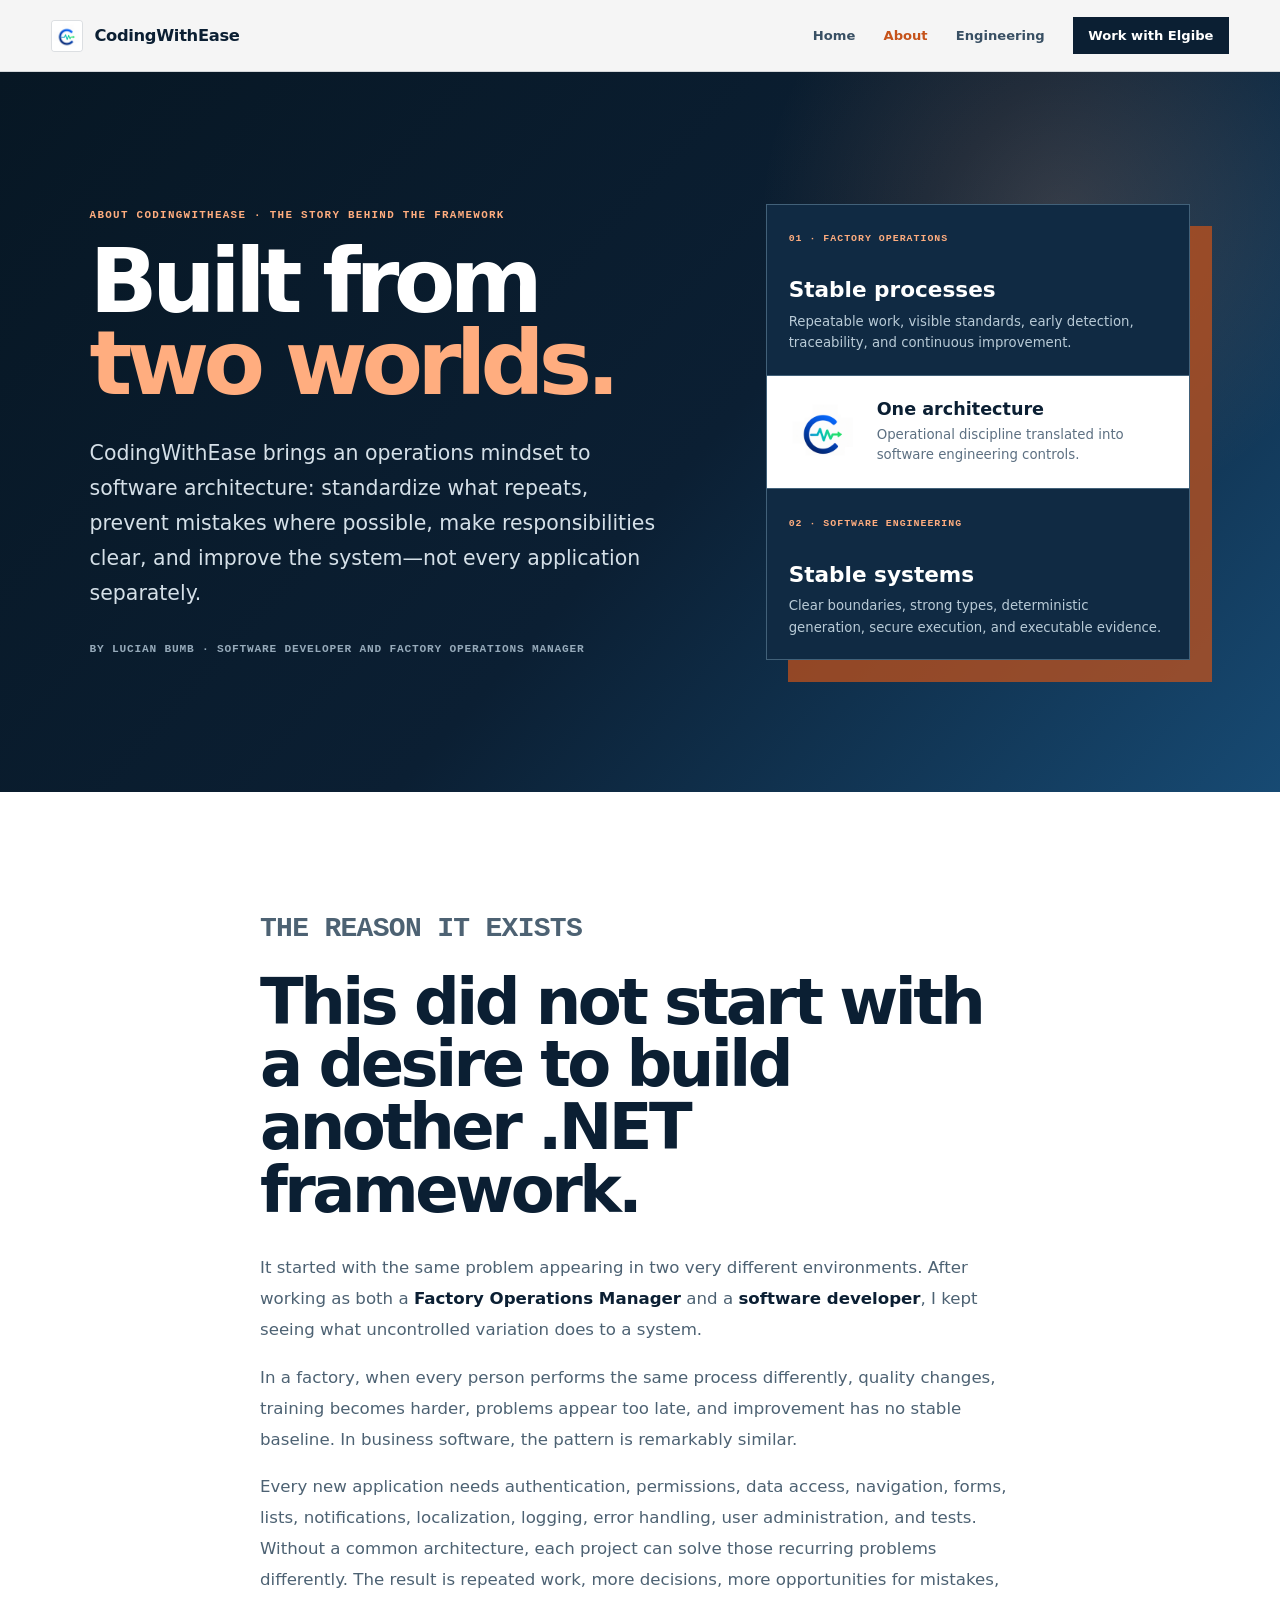
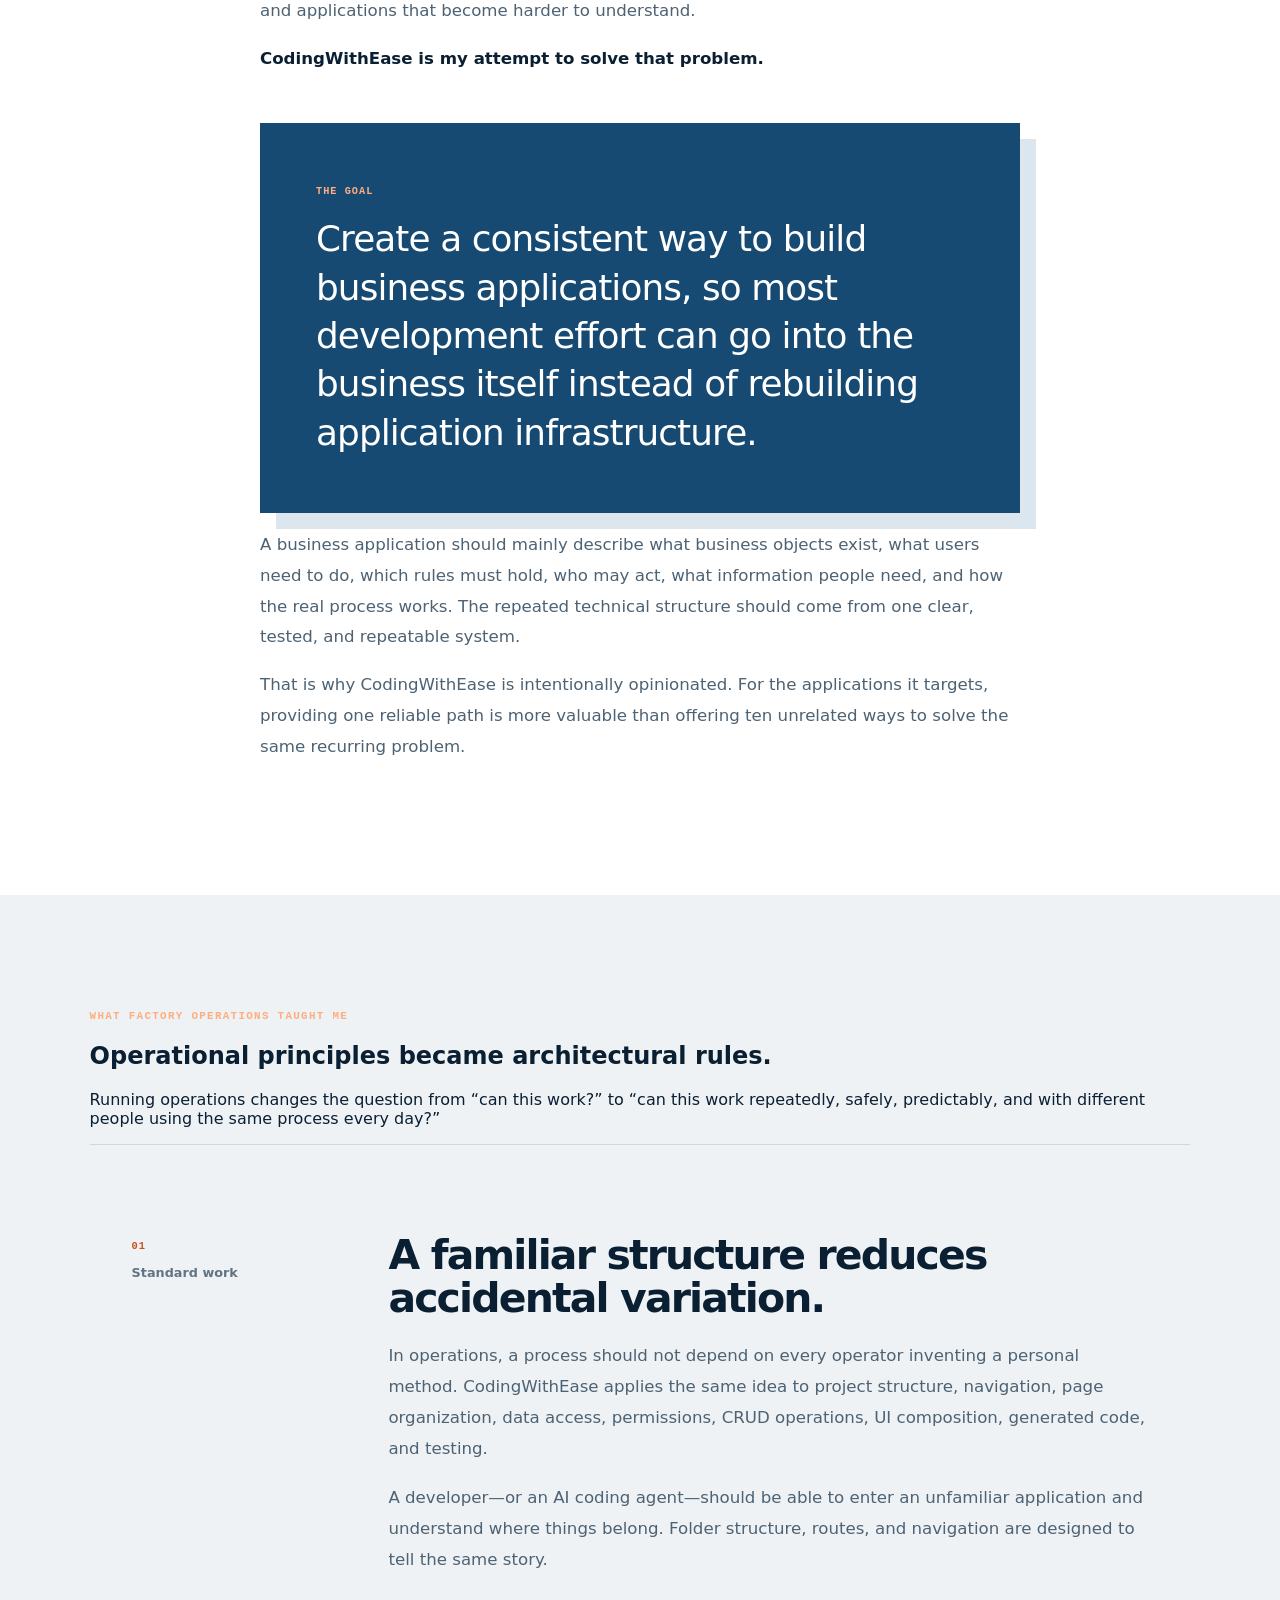
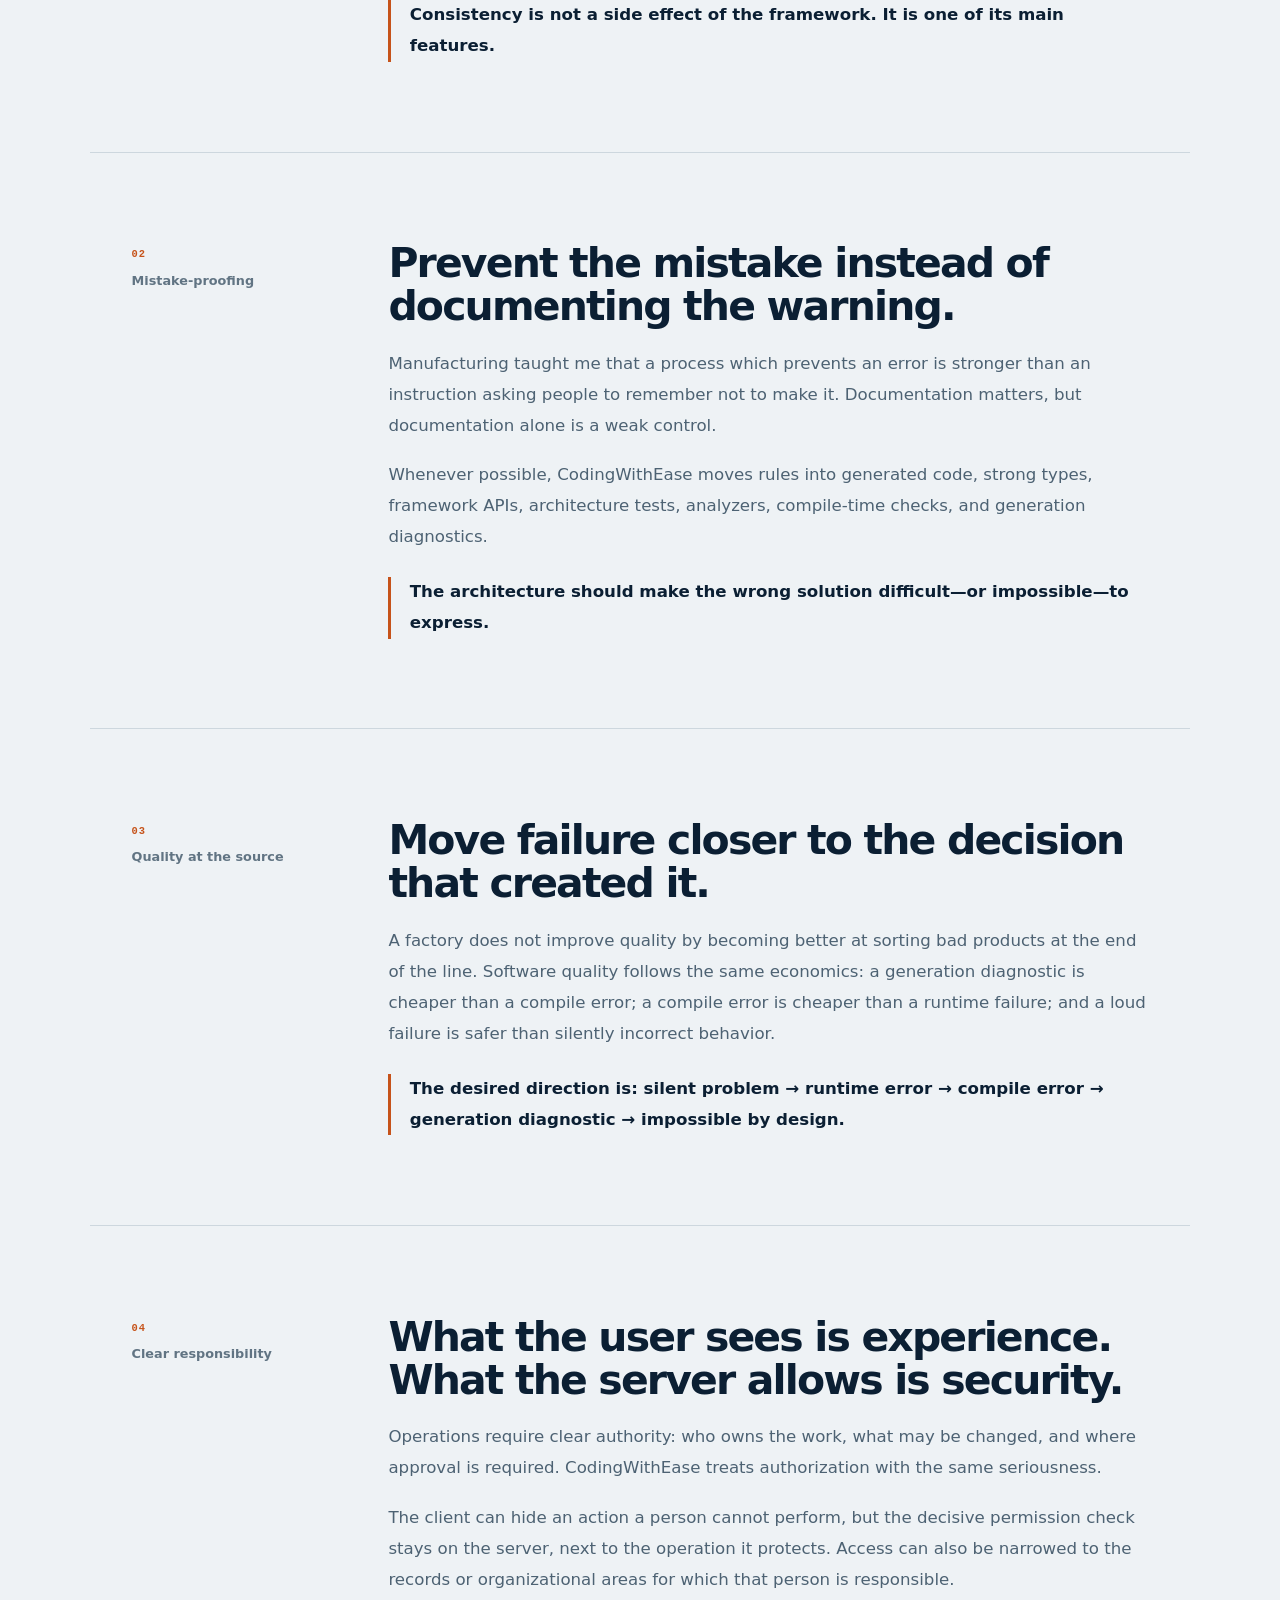
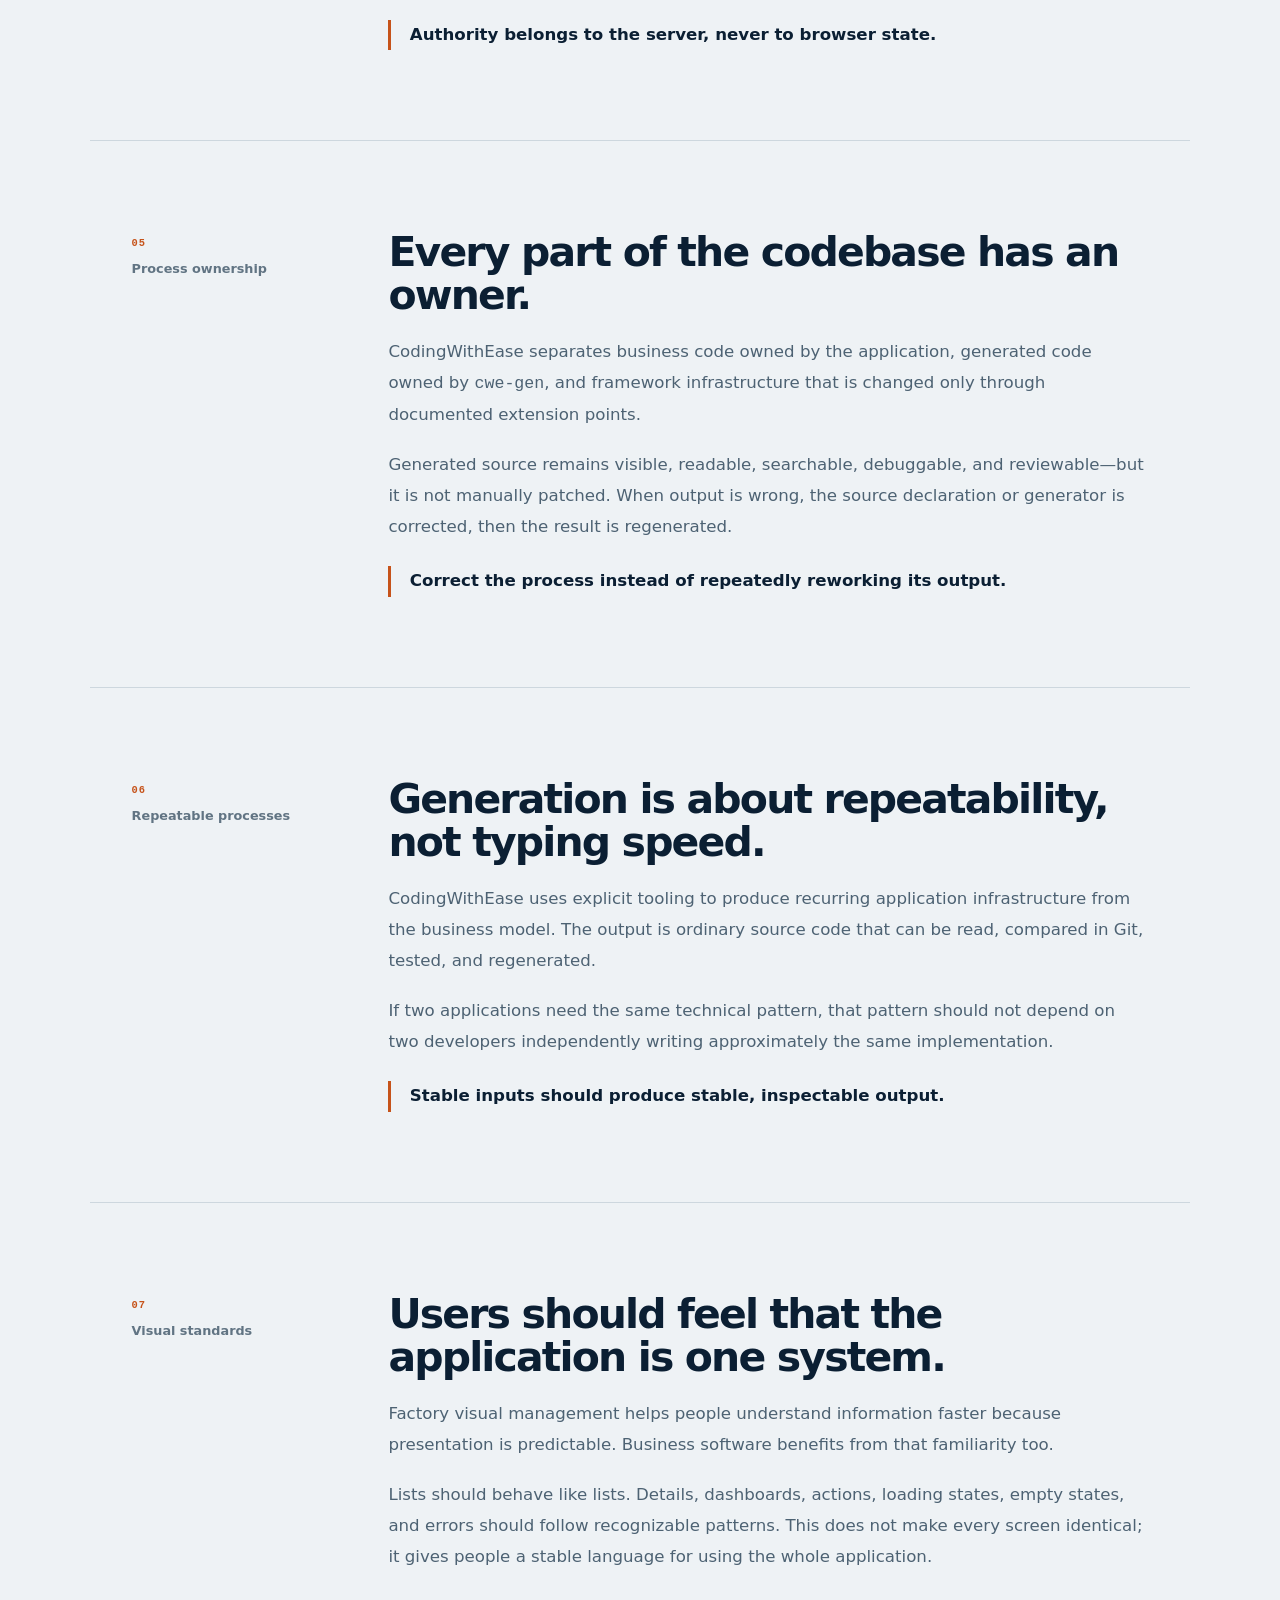
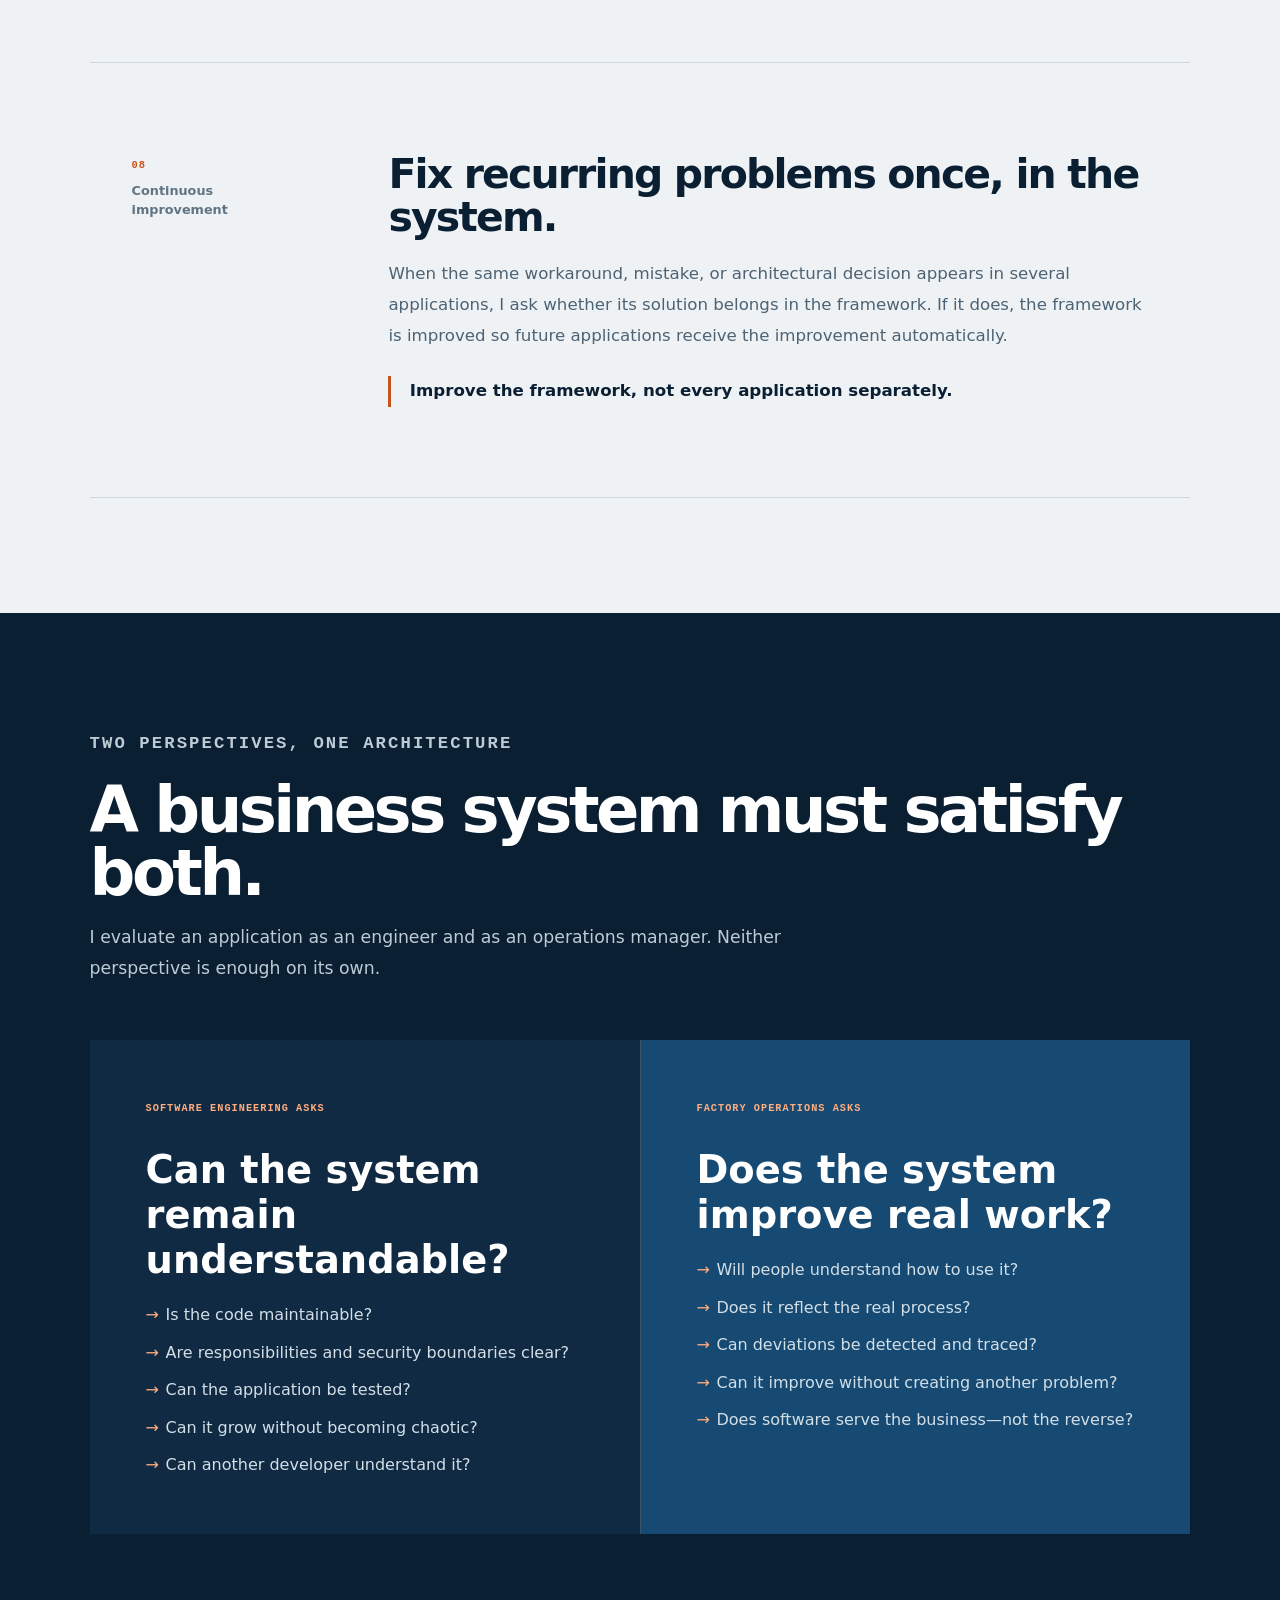
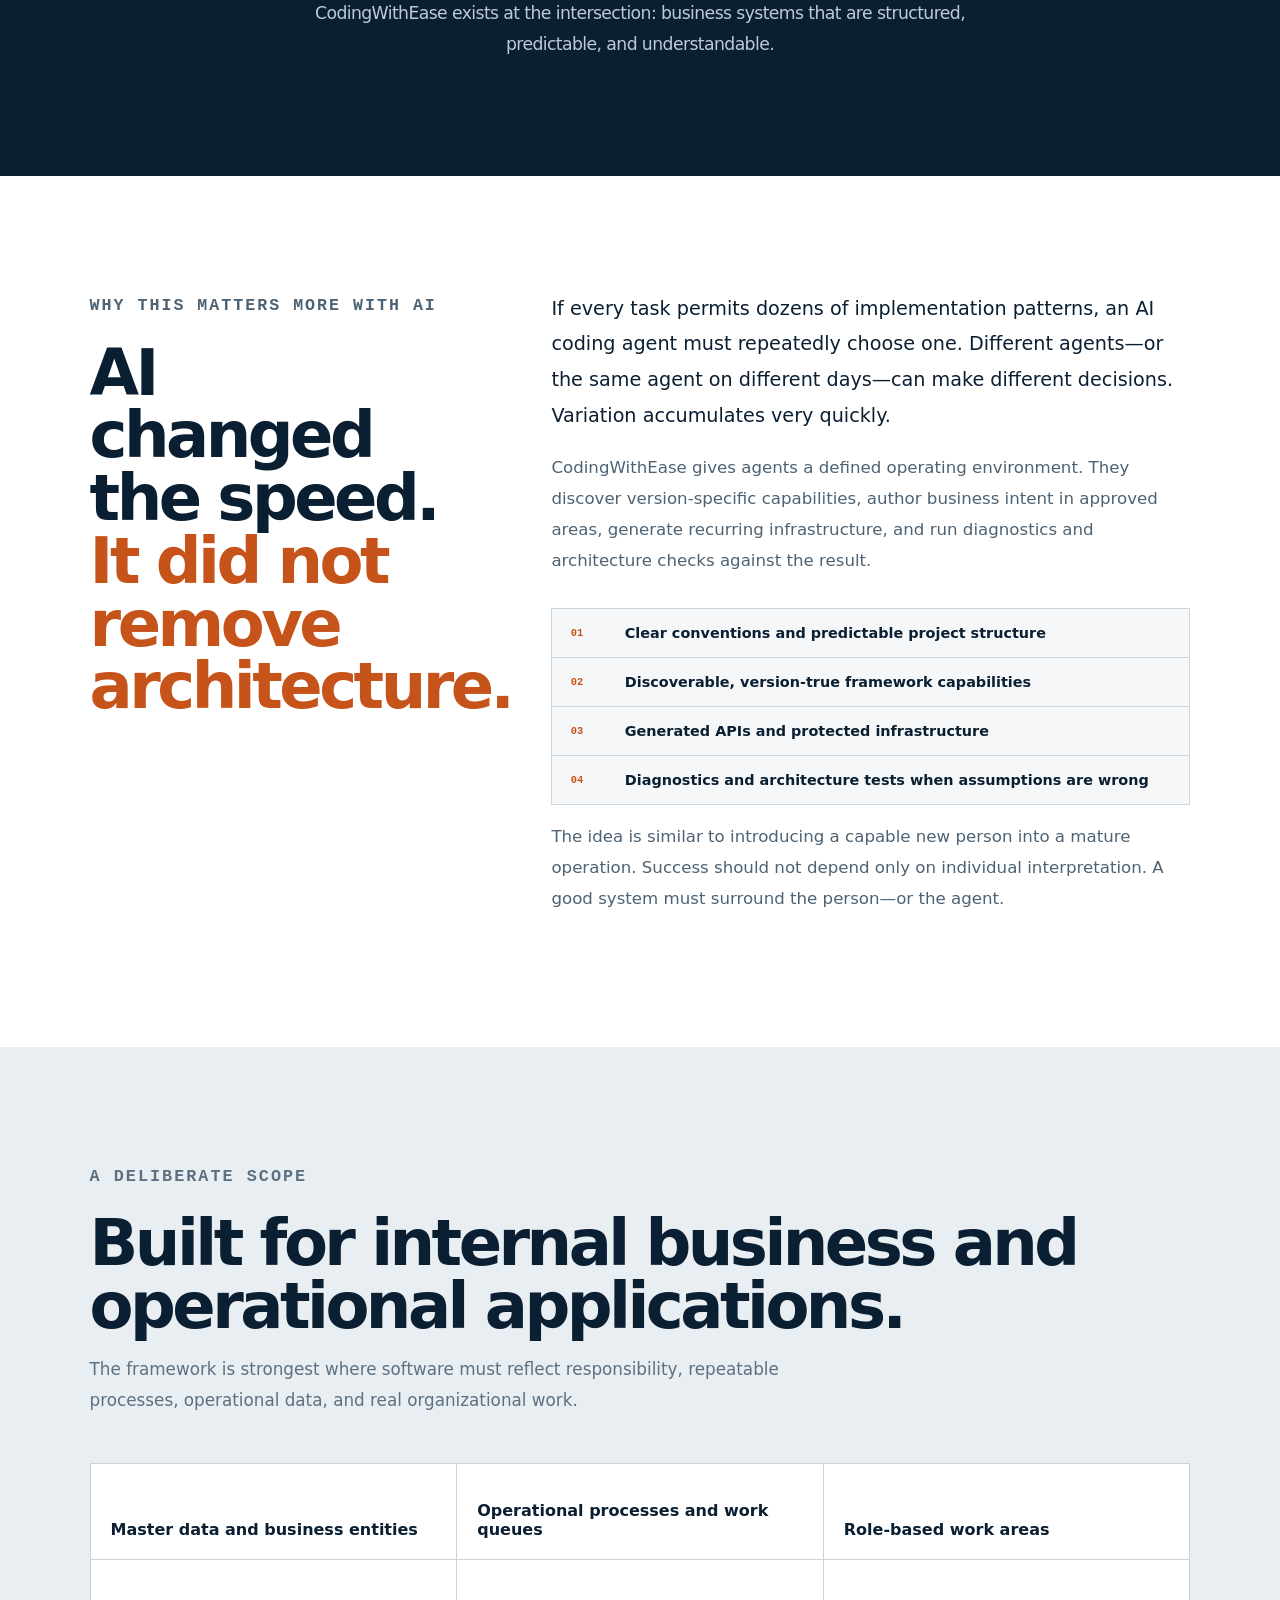
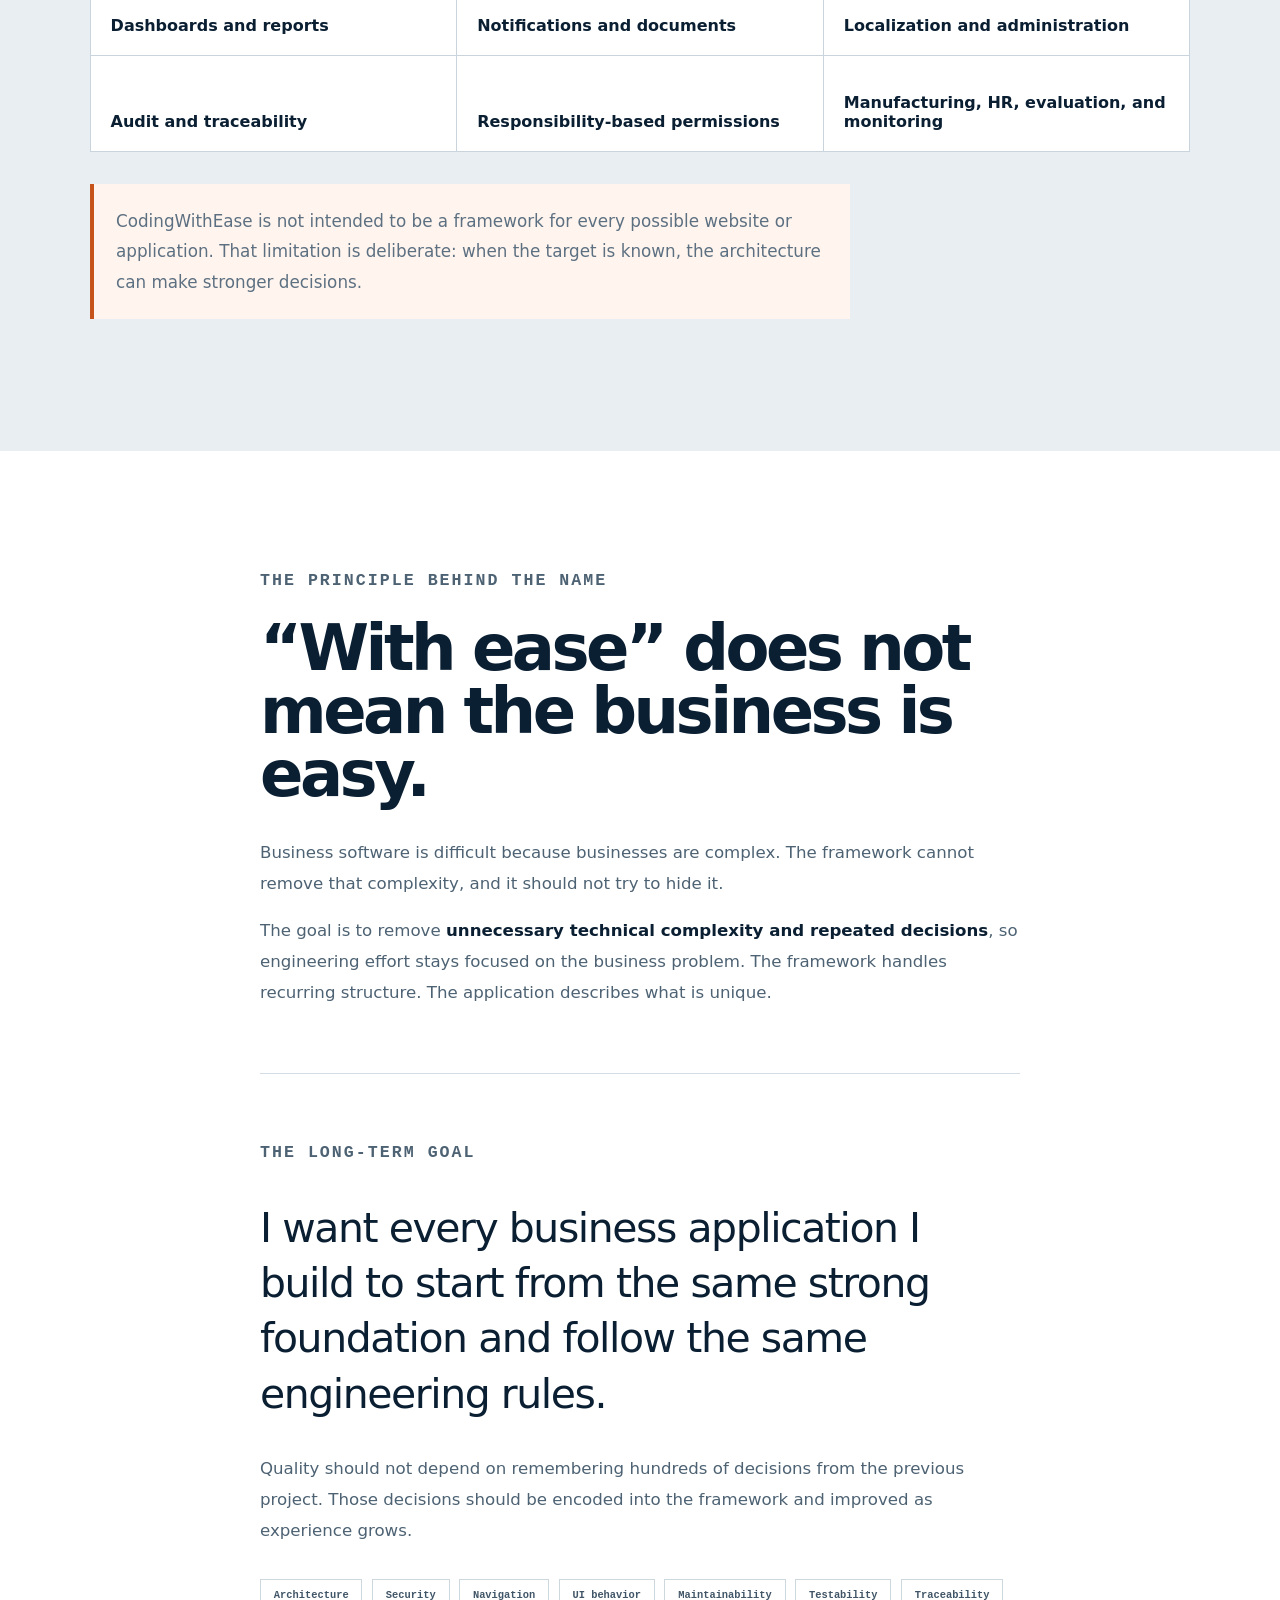
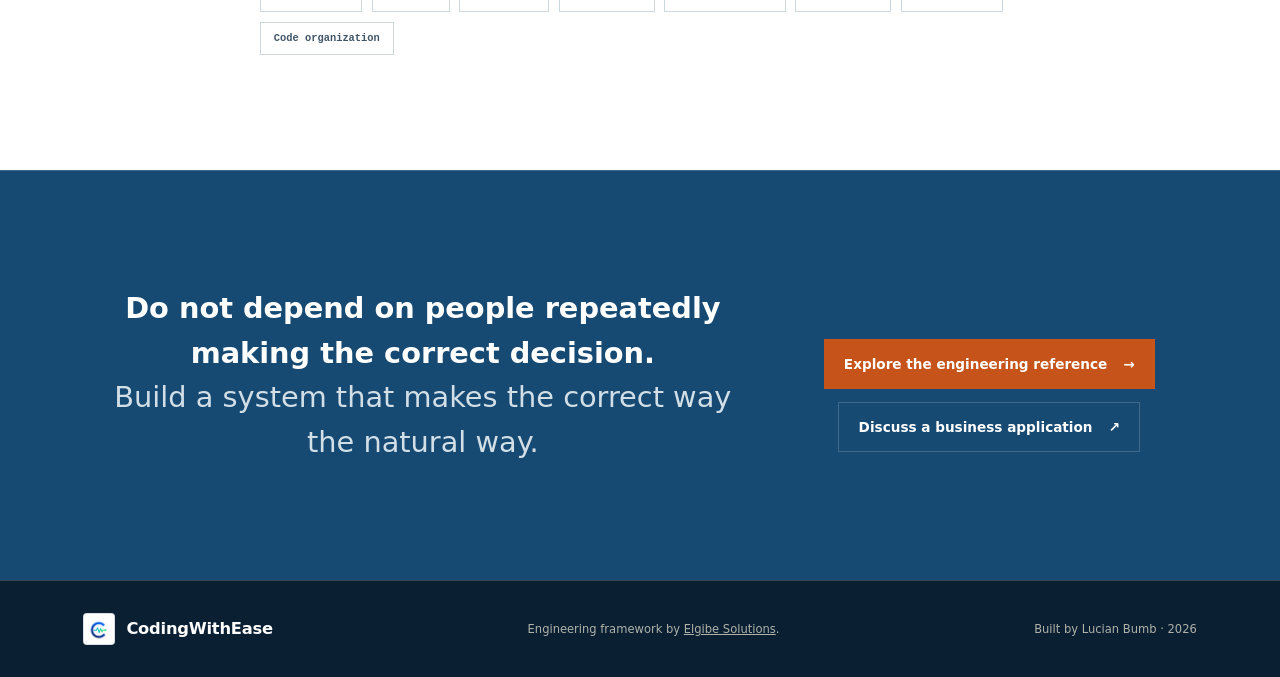
<file: about.html>
<!doctype html>
<html lang="en">
<head>
  <meta charset="utf-8">
  <meta name="viewport" content="width=device-width, initial-scale=1">
  <title>About CodingWithEase | Built from Software and Factory Operations</title>
  <meta name="description" content="The story behind CodingWithEase: how factory operations and software engineering shaped a repeatable, secure architecture for business applications and AI-assisted development.">
  <meta name="robots" content="index, follow, max-image-preview:large, max-snippet:-1, max-video-preview:-1">
  <meta name="googlebot" content="index, follow, max-image-preview:large, max-snippet:-1, max-video-preview:-1">
  <meta name="bingbot" content="index, follow, max-image-preview:large, max-snippet:-1, max-video-preview:-1">
  <meta name="author" content="Lucian Bumb, Elgibe Solutions">
  <meta name="creator" content="Lucian Bumb">
  <meta name="publisher" content="Elgibe Solutions">
  <meta name="application-name" content="CodingWithEase">
  <meta name="theme-color" content="#0b1f33">
  <meta name="color-scheme" content="light">
  <meta name="referrer" content="strict-origin-when-cross-origin">
  <link rel="canonical" href="https://coding-with-ease.net/about.html">
  <link rel="alternate" hreflang="en" href="https://coding-with-ease.net/about.html">
  <link rel="alternate" hreflang="x-default" href="https://coding-with-ease.net/about.html">
  <link rel="alternate" type="text/plain" href="https://coding-with-ease.net/llms.txt" title="CodingWithEase AI-readable summary">
  <link rel="author" href="/humans.txt">
  <link rel="manifest" href="/site.webmanifest">
  <link rel="icon" href="/assets/brand/favicon.ico" sizes="any">
  <link rel="icon" type="image/png" sizes="32x32" href="/assets/brand/cwe-logo-32.png">
  <link rel="apple-touch-icon" sizes="180x180" href="/assets/brand/cwe-logo-180.png">
  <meta property="og:type" content="article">
  <meta property="og:url" content="https://coding-with-ease.net/about.html">
  <meta property="og:title" content="About CodingWithEase | Built from Two Worlds">
  <meta property="og:description" content="How factory operations and software engineering became one architecture for predictable business applications and governed AI-assisted development.">
  <meta property="og:site_name" content="CodingWithEase">
  <meta property="og:locale" content="en_US">
  <meta property="article:published_time" content="2026-08-26">
  <meta property="article:modified_time" content="2026-08-26">
  <meta property="og:image" content="https://coding-with-ease.net/assets/brand/about-coding-with-ease-1200x630.png">
  <meta property="og:image:secure_url" content="https://coding-with-ease.net/assets/brand/about-coding-with-ease-1200x630.png">
  <meta property="og:image:type" content="image/png">
  <meta property="og:image:width" content="1200">
  <meta property="og:image:height" content="630">
  <meta property="og:image:alt" content="About CodingWithEase — built from software engineering and factory operations.">
  <meta name="twitter:card" content="summary_large_image">
  <meta name="twitter:title" content="About CodingWithEase | Built from Two Worlds">
  <meta name="twitter:description" content="Why standard work, mistake-proofing, clear ownership, and continuous improvement belong in software architecture.">
  <meta name="twitter:image" content="https://coding-with-ease.net/assets/brand/about-coding-with-ease-1200x630.png">
  <meta name="twitter:image:alt" content="About CodingWithEase — built from software engineering and factory operations.">
  <script type="application/ld+json">
  {
    "@context": "https://schema.org",
    "@type": "Article",
    "headline": "Built from two worlds: software development and factory operations",
    "description": "The story behind CodingWithEase and the operations principles that shaped its software architecture.",
    "url": "https://coding-with-ease.net/about.html",
    "mainEntityOfPage": "https://coding-with-ease.net/about.html",
    "image": "https://coding-with-ease.net/assets/brand/about-coding-with-ease-1200x630.png",
    "datePublished": "2026-08-26",
    "dateModified": "2026-08-26",
    "inLanguage": "en",
    "author": { "@type": "Person", "name": "Lucian Bumb" },
    "publisher": { "@type": "Organization", "name": "Elgibe Solutions", "url": "https://elgibesolutions.net/en" },
    "about": { "@type": "SoftwareApplication", "name": "CodingWithEase", "url": "https://coding-with-ease.net/" },
    "isPartOf": { "@type": "WebSite", "name": "CodingWithEase", "url": "https://coding-with-ease.net/" }
  }
  </script>
  <link rel="stylesheet" href="assets/styles.css">
  <link rel="stylesheet" href="assets/about.css">
</head>
<body class="about-body">
  <a class="skip-link" href="#main">Skip to article</a>

  <header class="site-header about-header" data-header>
    <a class="brand" href="index.html" aria-label="CodingWithEase home"><img class="brand-logo" src="assets/brand/cwe-logo-64.png" width="32" height="32" alt=""><span class="brand-name">CodingWithEase</span></a>
    <button class="nav-toggle" type="button" aria-expanded="false" aria-controls="site-navigation" aria-label="Open navigation" data-nav-toggle><span class="nav-toggle-lines" aria-hidden="true"></span></button>
    <nav class="site-nav" id="site-navigation" aria-label="Primary navigation" data-site-nav>
      <a href="index.html">Home</a>
      <a href="about.html" aria-current="page">About</a>
      <a href="engineering.html">Engineering</a>
      <div class="mobile-nav-group"><span>Engineering reference</span><a href="ai-agents.html">AI coding agents</a><a href="permissions.html">Permissions</a><a href="localization.html">Localization</a><a href="evidence.html">Evidence &amp; responsibilities</a></div>
      <a class="nav-cta" href="https://elgibesolutions.net/en/contact">Work with Elgibe</a>
    </nav>
  </header>

  <main id="main" class="about-article">
    <article>
      <header class="about-hero">
        <div class="about-hero-copy">
          <p class="about-kicker">About CodingWithEase · The story behind the framework</p>
          <h1>Built from<br><em>two worlds.</em></h1>
          <p class="about-deck">CodingWithEase brings an operations mindset to software architecture: standardize what repeats, prevent mistakes where possible, make responsibilities clear, and improve the system—not every application separately.</p>
          <p class="about-byline">By Lucian Bumb · Software developer and factory operations manager</p>
        </div>
        <aside class="origin-map" aria-label="The two professional perspectives behind CodingWithEase">
          <article><span>01 · FACTORY OPERATIONS</span><h2>Stable processes</h2><p>Repeatable work, visible standards, early detection, traceability, and continuous improvement.</p></article>
          <div class="origin-map-center"><img src="assets/brand/cwe-logo-192.png" width="72" height="72" alt=""><div><strong>One architecture</strong><small>Operational discipline translated into software engineering controls.</small></div></div>
          <article><span>02 · SOFTWARE ENGINEERING</span><h2>Stable systems</h2><p>Clear boundaries, strong types, deterministic generation, secure execution, and executable evidence.</p></article>
        </aside>
      </header>

      <section class="story-section story-opening">
        <div class="reading-column">
          <p class="story-label">The reason it exists</p>
          <h2>This did not start with a desire to build another .NET framework.</h2>
          <p>It started with the same problem appearing in two very different environments. After working as both a <strong>Factory Operations Manager</strong> and a <strong>software developer</strong>, I kept seeing what uncontrolled variation does to a system.</p>
          <p>In a factory, when every person performs the same process differently, quality changes, training becomes harder, problems appear too late, and improvement has no stable baseline. In business software, the pattern is remarkably similar.</p>
          <p>Every new application needs authentication, permissions, data access, navigation, forms, lists, notifications, localization, logging, error handling, user administration, and tests. Without a common architecture, each project can solve those recurring problems differently. The result is repeated work, more decisions, more opportunities for mistakes, and applications that become harder to understand.</p>
          <p><strong>CodingWithEase is my attempt to solve that problem.</strong></p>
          <aside class="goal-statement">
            <span>The goal</span>
            <blockquote>Create a consistent way to build business applications, so most development effort can go into the business itself instead of rebuilding application infrastructure.</blockquote>
          </aside>
          <p>A business application should mainly describe what business objects exist, what users need to do, which rules must hold, who may act, what information people need, and how the real process works. The repeated technical structure should come from one clear, tested, and repeatable system.</p>
          <p>That is why CodingWithEase is intentionally opinionated. For the applications it targets, providing one reliable path is more valuable than offering ten unrelated ways to solve the same recurring problem.</p>
        </div>
      </section>

      <section class="story-section chapter-series">
        <div class="story-shell">
          <header>
            <div><p class="story-label">What factory operations taught me</p><h2>Operational principles became architectural rules.</h2></div>
            <p>Running operations changes the question from “can this work?” to “can this work repeatedly, safely, predictably, and with different people using the same process every day?”</p>
          </header>

          <div class="story-chapters">
            <section class="story-chapter">
              <div class="chapter-marker"><span>01</span><strong>Standard work</strong></div>
              <div class="chapter-copy"><h3>A familiar structure reduces accidental variation.</h3><p>In operations, a process should not depend on every operator inventing a personal method. CodingWithEase applies the same idea to project structure, navigation, page organization, data access, permissions, CRUD operations, UI composition, generated code, and testing.</p><p>A developer—or an AI coding agent—should be able to enter an unfamiliar application and understand where things belong. Folder structure, routes, and navigation are designed to tell the same story.</p><p class="chapter-rule">Consistency is not a side effect of the framework. It is one of its main features.</p></div>
            </section>

            <section class="story-chapter">
              <div class="chapter-marker"><span>02</span><strong>Mistake-proofing</strong></div>
              <div class="chapter-copy"><h3>Prevent the mistake instead of documenting the warning.</h3><p>Manufacturing taught me that a process which prevents an error is stronger than an instruction asking people to remember not to make it. Documentation matters, but documentation alone is a weak control.</p><p>Whenever possible, CodingWithEase moves rules into generated code, strong types, framework APIs, architecture tests, analyzers, compile-time checks, and generation diagnostics.</p><p class="chapter-rule">The architecture should make the wrong solution difficult—or impossible—to express.</p></div>
            </section>

            <section class="story-chapter">
              <div class="chapter-marker"><span>03</span><strong>Quality at the source</strong></div>
              <div class="chapter-copy"><h3>Move failure closer to the decision that created it.</h3><p>A factory does not improve quality by becoming better at sorting bad products at the end of the line. Software quality follows the same economics: a generation diagnostic is cheaper than a compile error; a compile error is cheaper than a runtime failure; and a loud failure is safer than silently incorrect behavior.</p><p class="chapter-rule">The desired direction is: silent problem → runtime error → compile error → generation diagnostic → impossible by design.</p></div>
            </section>

            <section class="story-chapter">
              <div class="chapter-marker"><span>04</span><strong>Clear responsibility</strong></div>
              <div class="chapter-copy"><h3>What the user sees is experience. What the server allows is security.</h3><p>Operations require clear authority: who owns the work, what may be changed, and where approval is required. CodingWithEase treats authorization with the same seriousness.</p><p>The client can hide an action a person cannot perform, but the decisive permission check stays on the server, next to the operation it protects. Access can also be narrowed to the records or organizational areas for which that person is responsible.</p><p class="chapter-rule">Authority belongs to the server, never to browser state.</p></div>
            </section>

            <section class="story-chapter">
              <div class="chapter-marker"><span>05</span><strong>Process ownership</strong></div>
              <div class="chapter-copy"><h3>Every part of the codebase has an owner.</h3><p>CodingWithEase separates business code owned by the application, generated code owned by <code>cwe-gen</code>, and framework infrastructure that is changed only through documented extension points.</p><p>Generated source remains visible, readable, searchable, debuggable, and reviewable—but it is not manually patched. When output is wrong, the source declaration or generator is corrected, then the result is regenerated.</p><p class="chapter-rule">Correct the process instead of repeatedly reworking its output.</p></div>
            </section>

            <section class="story-chapter">
              <div class="chapter-marker"><span>06</span><strong>Repeatable processes</strong></div>
              <div class="chapter-copy"><h3>Generation is about repeatability, not typing speed.</h3><p>CodingWithEase uses explicit tooling to produce recurring application infrastructure from the business model. The output is ordinary source code that can be read, compared in Git, tested, and regenerated.</p><p>If two applications need the same technical pattern, that pattern should not depend on two developers independently writing approximately the same implementation.</p><p class="chapter-rule">Stable inputs should produce stable, inspectable output.</p></div>
            </section>

            <section class="story-chapter">
              <div class="chapter-marker"><span>07</span><strong>Visual standards</strong></div>
              <div class="chapter-copy"><h3>Users should feel that the application is one system.</h3><p>Factory visual management helps people understand information faster because presentation is predictable. Business software benefits from that familiarity too.</p><p>Lists should behave like lists. Details, dashboards, actions, loading states, empty states, and errors should follow recognizable patterns. This does not make every screen identical; it gives people a stable language for using the whole application.</p></div>
            </section>

            <section class="story-chapter">
              <div class="chapter-marker"><span>08</span><strong>Continuous improvement</strong></div>
              <div class="chapter-copy"><h3>Fix recurring problems once, in the system.</h3><p>When the same workaround, mistake, or architectural decision appears in several applications, I ask whether its solution belongs in the framework. If it does, the framework is improved so future applications receive the improvement automatically.</p><p class="chapter-rule">Improve the framework, not every application separately.</p></div>
            </section>
          </div>
        </div>
      </section>

      <section class="story-section two-perspectives">
        <div class="story-shell">
          <p class="story-label">Two perspectives, one architecture</p>
          <h2>A business system must satisfy both.</h2>
          <p>I evaluate an application as an engineer and as an operations manager. Neither perspective is enough on its own.</p>
          <div class="perspective-grid">
            <article><span>Software engineering asks</span><h3>Can the system remain understandable?</h3><ul><li>Is the code maintainable?</li><li>Are responsibilities and security boundaries clear?</li><li>Can the application be tested?</li><li>Can it grow without becoming chaotic?</li><li>Can another developer understand it?</li></ul></article>
            <article><span>Factory operations asks</span><h3>Does the system improve real work?</h3><ul><li>Will people understand how to use it?</li><li>Does it reflect the real process?</li><li>Can deviations be detected and traced?</li><li>Can it improve without creating another problem?</li><li>Does software serve the business—not the reverse?</li></ul></article>
          </div>
          <p class="intersection-quote">CodingWithEase exists at the intersection: business systems that are structured, predictable, and understandable.</p>
        </div>
      </section>

      <section class="story-section ai-story">
        <div class="story-shell ai-story-grid">
          <div><p class="story-label">Why this matters more with AI</p><h2>AI changed the speed.<br><em>It did not remove architecture.</em></h2></div>
          <div class="ai-story-copy">
            <p>If every task permits dozens of implementation patterns, an AI coding agent must repeatedly choose one. Different agents—or the same agent on different days—can make different decisions. Variation accumulates very quickly.</p>
            <p>CodingWithEase gives agents a defined operating environment. They discover version-specific capabilities, author business intent in approved areas, generate recurring infrastructure, and run diagnostics and architecture checks against the result.</p>
            <div class="agent-environment"><div><span>01</span><strong>Clear conventions and predictable project structure</strong></div><div><span>02</span><strong>Discoverable, version-true framework capabilities</strong></div><div><span>03</span><strong>Generated APIs and protected infrastructure</strong></div><div><span>04</span><strong>Diagnostics and architecture tests when assumptions are wrong</strong></div></div>
            <p>The idea is similar to introducing a capable new person into a mature operation. Success should not depend only on individual interpretation. A good system must surround the person—or the agent.</p>
          </div>
        </div>
      </section>

      <section class="story-section designed-for">
        <div class="story-shell">
          <p class="story-label">A deliberate scope</p>
          <h2>Built for internal business and operational applications.</h2>
          <p>The framework is strongest where software must reflect responsibility, repeatable processes, operational data, and real organizational work.</p>
          <div class="use-grid"><span>Master data and business entities</span><span>Operational processes and work queues</span><span>Role-based work areas</span><span>Dashboards and reports</span><span>Notifications and documents</span><span>Localization and administration</span><span>Audit and traceability</span><span>Responsibility-based permissions</span><span>Manufacturing, HR, evaluation, and monitoring</span></div>
          <p class="scope-note">CodingWithEase is not intended to be a framework for every possible website or application. That limitation is deliberate: when the target is known, the architecture can make stronger decisions.</p>
        </div>
      </section>

      <section class="story-section name-story">
        <div class="reading-column">
          <p class="story-label">The principle behind the name</p>
          <h2>“With ease” does not mean the business is easy.</h2>
          <p>Business software is difficult because businesses are complex. The framework cannot remove that complexity, and it should not try to hide it.</p>
          <p>The goal is to remove <strong>unnecessary technical complexity and repeated decisions</strong>, so engineering effort stays focused on the business problem. The framework handles recurring structure. The application describes what is unique.</p>
          <div class="long-term">
            <p class="story-label">The long-term goal</p>
            <blockquote>I want every business application I build to start from the same strong foundation and follow the same engineering rules.</blockquote>
            <p>Quality should not depend on remembering hundreds of decisions from the previous project. Those decisions should be encoded into the framework and improved as experience grows.</p>
            <div class="foundation-list"><span>Architecture</span><span>Security</span><span>Navigation</span><span>UI behavior</span><span>Maintainability</span><span>Testability</span><span>Traceability</span><span>Code organization</span></div>
          </div>
        </div>
      </section>

      <footer class="about-closing">
        <p><strong>Do not depend on people repeatedly making the correct decision.</strong><br>Build a system that makes the correct way the natural way.</p>
        <div class="about-closing-actions"><a class="button button-primary" href="engineering.html">Explore the engineering reference <span aria-hidden="true">→</span></a><a class="button button-secondary" href="https://elgibesolutions.net/en/contact">Discuss a business application <span aria-hidden="true">↗</span></a></div>
      </footer>
    </article>
  </main>

  <footer>
    <a class="brand footer-brand" href="index.html"><img class="brand-logo" src="assets/brand/cwe-logo-64.png" width="32" height="32" alt=""><span class="brand-name">CodingWithEase</span></a>
    <p>Engineering framework by <a href="https://elgibesolutions.net/en">Elgibe Solutions</a>.</p>
    <p>Built by Lucian Bumb · <span data-year></span></p>
  </footer>

  <script src="assets/site.js" defer></script>
</body>
</html>
</file>
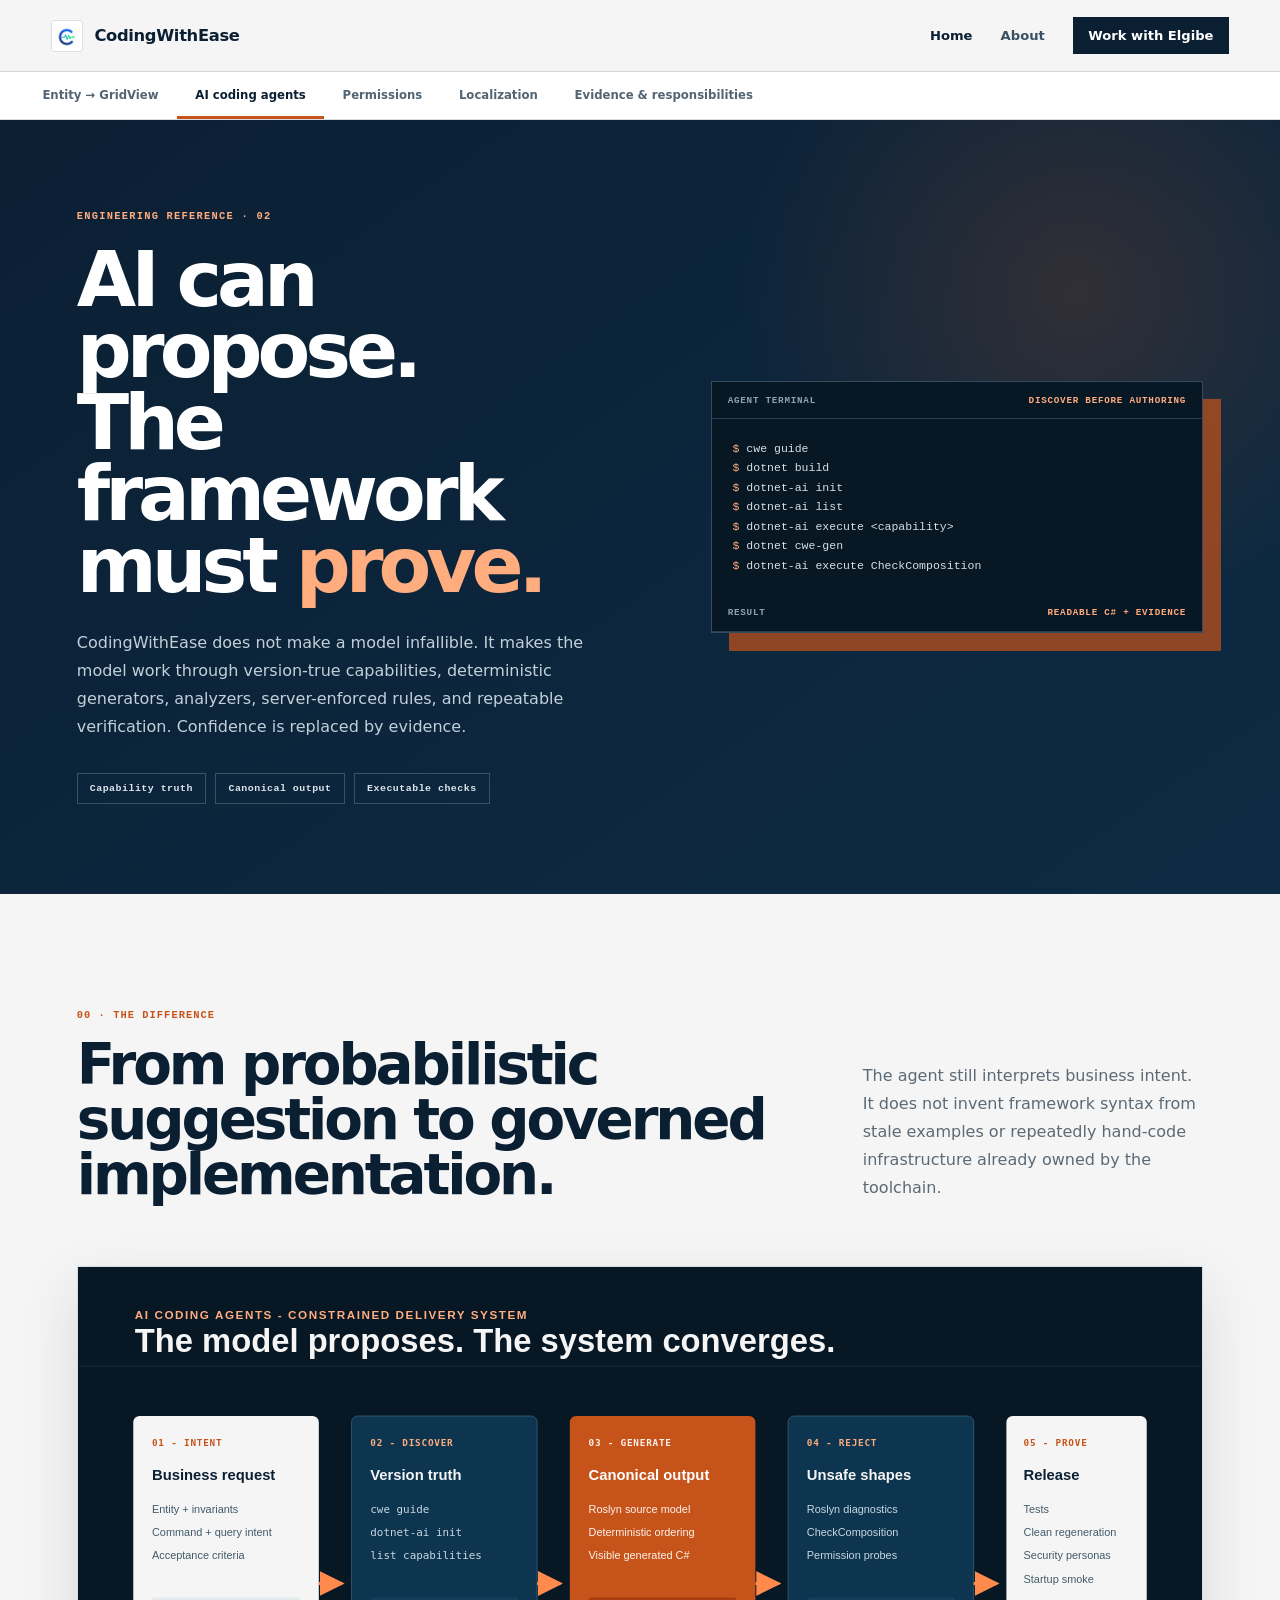
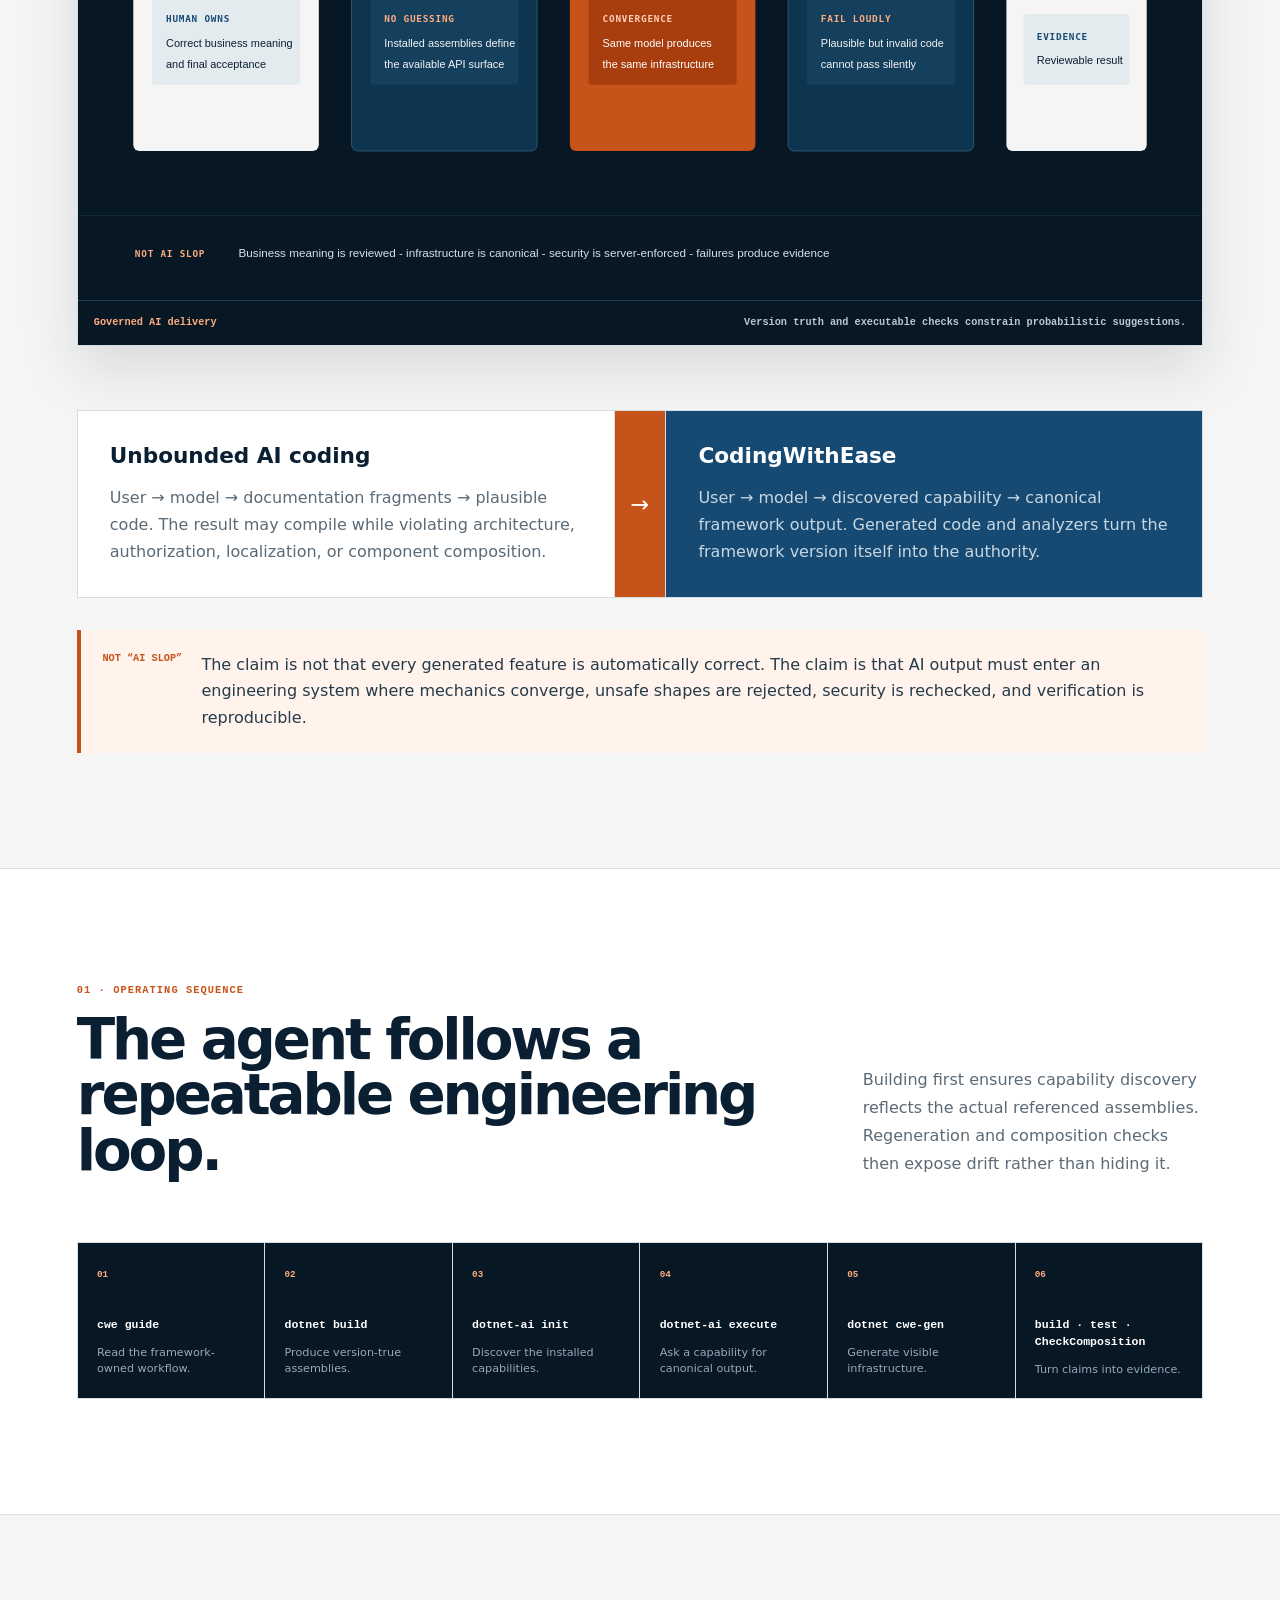
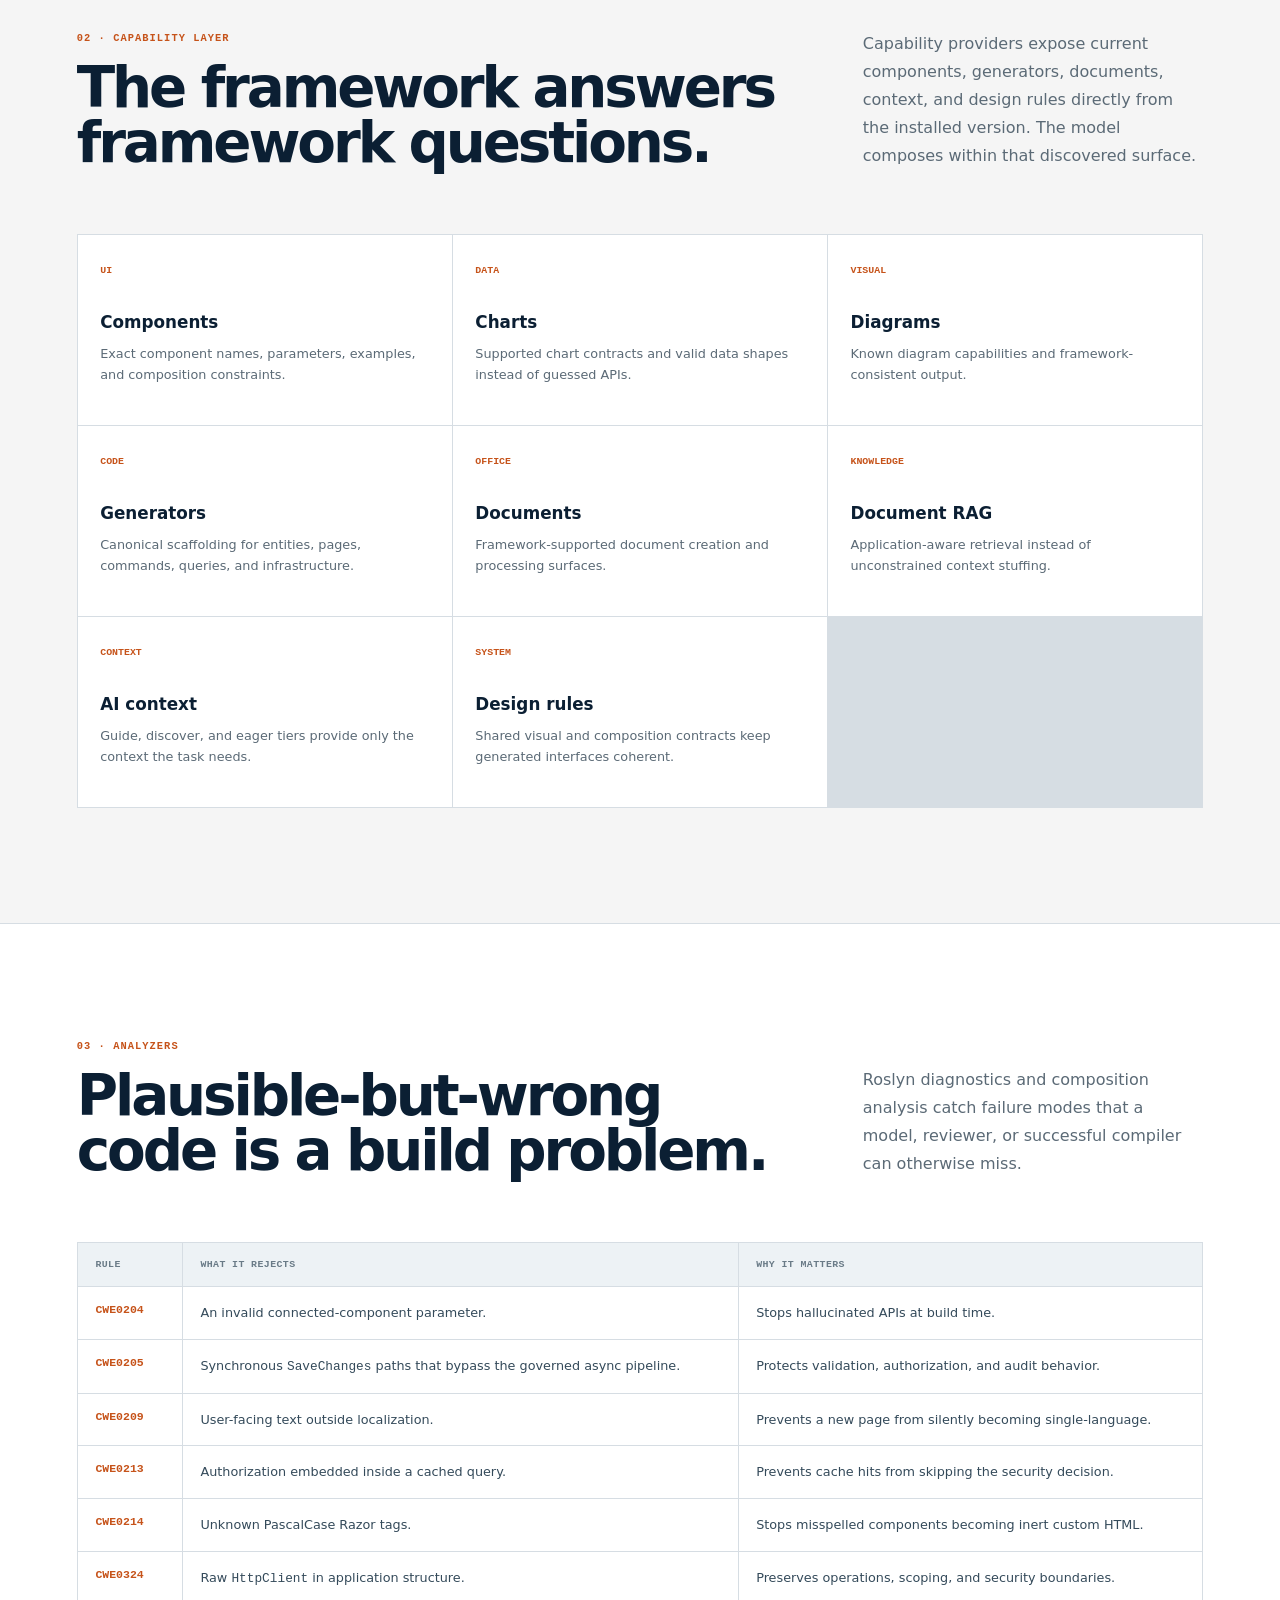
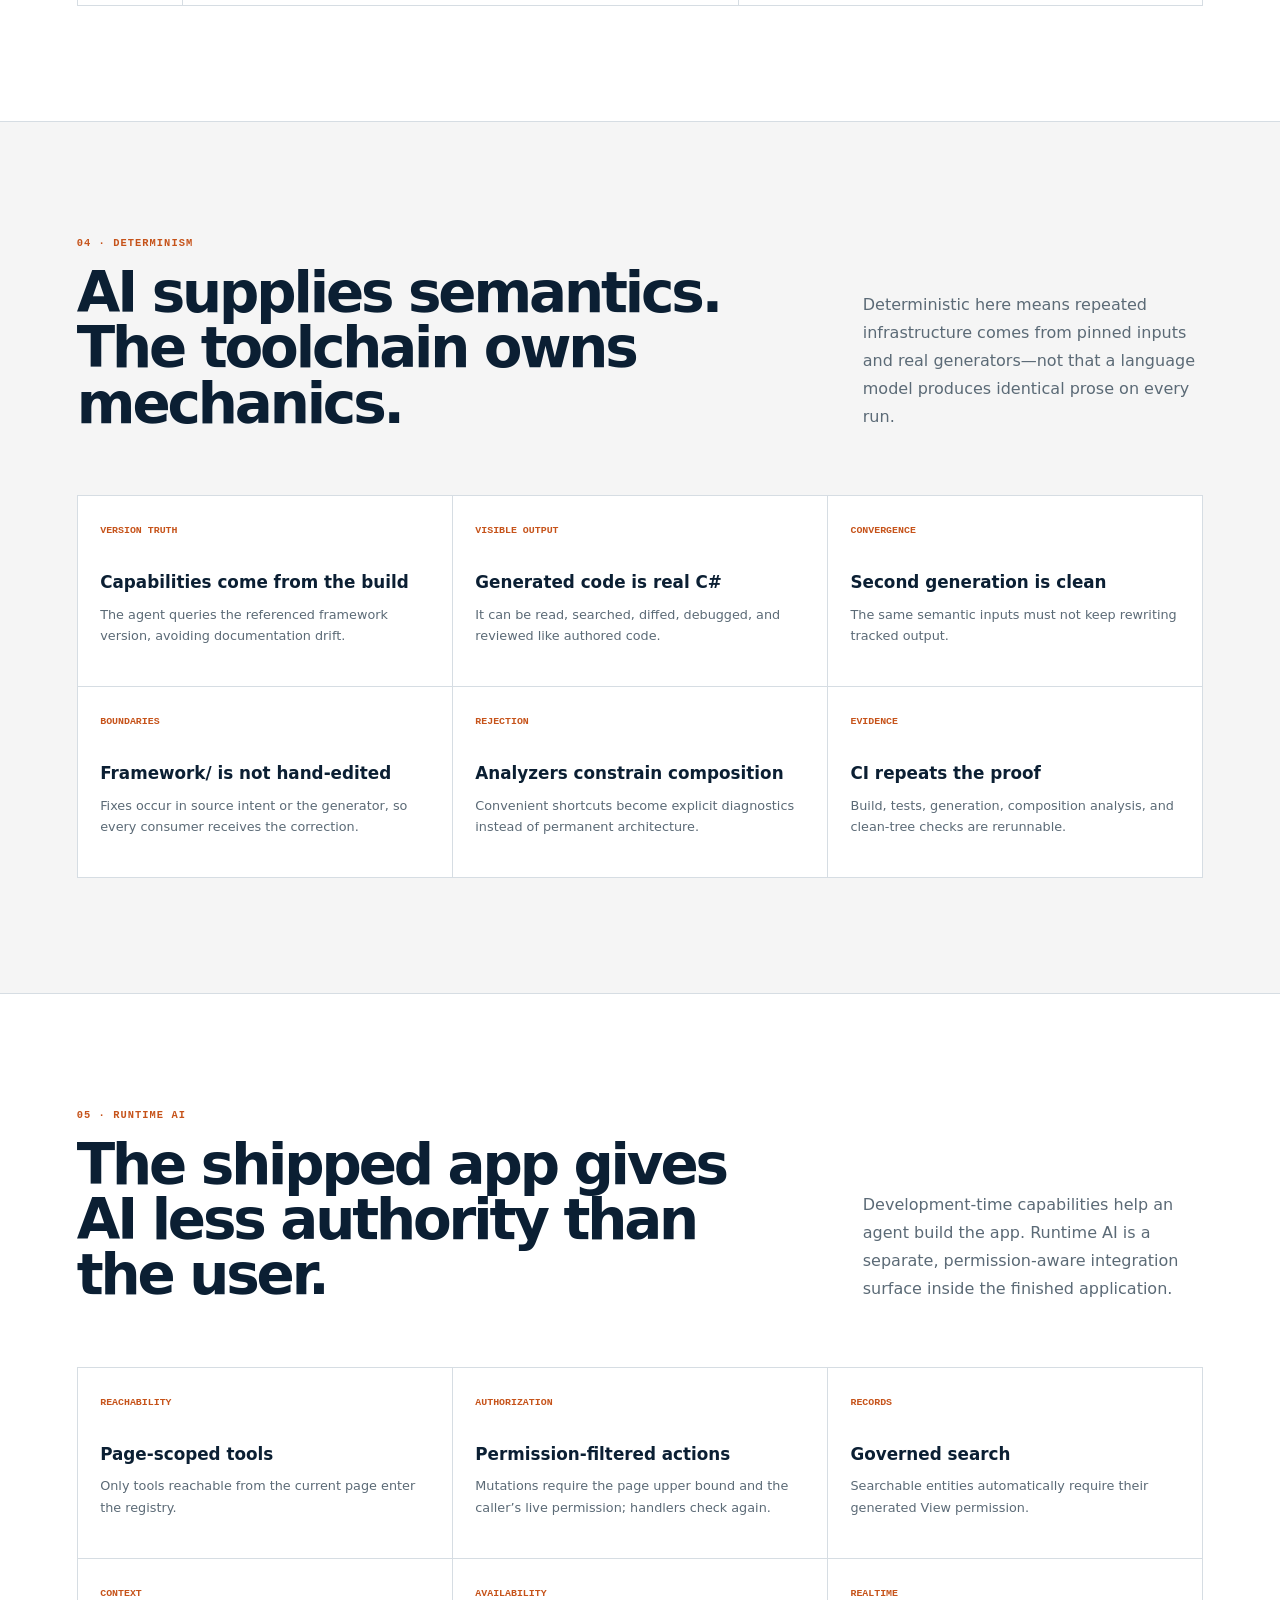
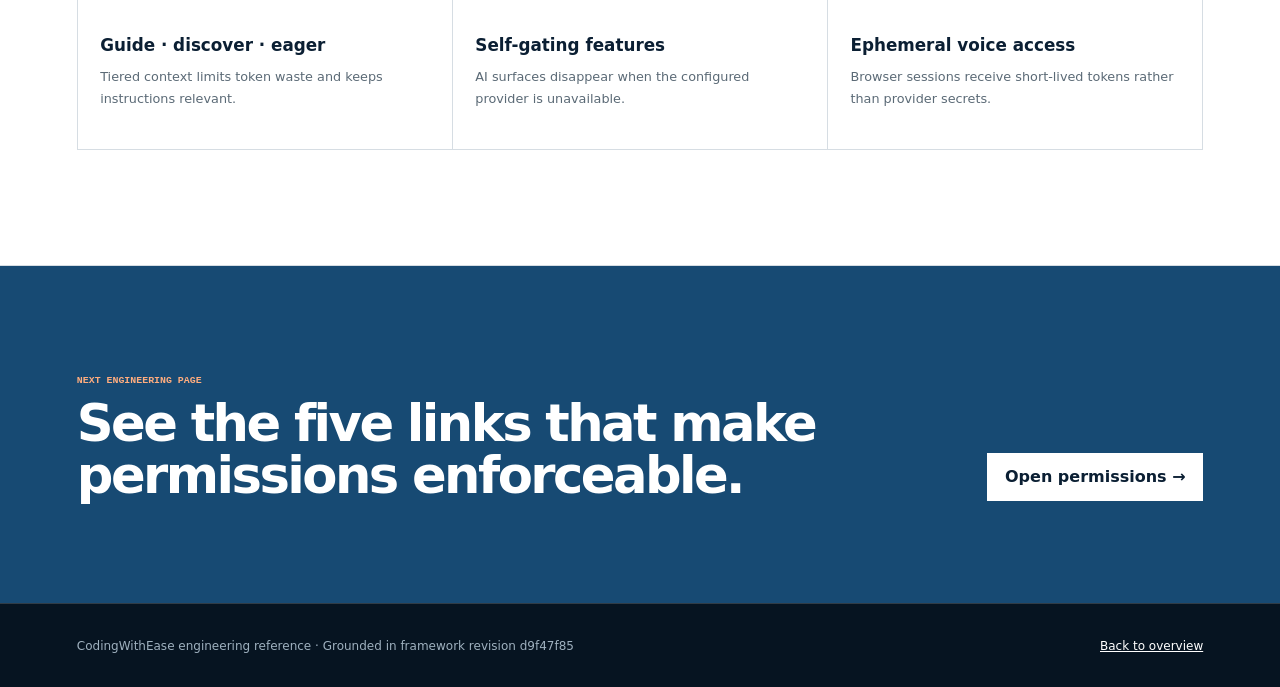
<file: ai-agents.html>
<!doctype html>
<html lang="en">
<head>
  <meta charset="utf-8">
  <meta name="viewport" content="width=device-width, initial-scale=1">
  <title>AI Coding Agents | CodingWithEase Engineering</title>
  <meta name="description" content="How CodingWithEase turns AI-assisted development into capability-driven, generated, analyzed, and verifiable engineering.">
  <meta name="robots" content="index, follow, max-image-preview:large, max-snippet:-1, max-video-preview:-1">
  <meta name="googlebot" content="index, follow, max-image-preview:large, max-snippet:-1, max-video-preview:-1">
  <meta name="bingbot" content="index, follow, max-image-preview:large, max-snippet:-1, max-video-preview:-1">
  <meta name="author" content="Lucian Bumb, Elgibe Solutions">
  <meta name="creator" content="Lucian Bumb">
  <meta name="publisher" content="Elgibe Solutions">
  <meta name="application-name" content="CodingWithEase">
  <meta name="theme-color" content="#0b1f33">
  <meta name="color-scheme" content="light">
  <meta name="referrer" content="strict-origin-when-cross-origin">
  <link rel="canonical" href="https://coding-with-ease.net/ai-agents.html">
  <link rel="alternate" hreflang="en" href="https://coding-with-ease.net/ai-agents.html">
  <link rel="alternate" hreflang="x-default" href="https://coding-with-ease.net/ai-agents.html">
  <link rel="alternate" type="text/plain" href="https://coding-with-ease.net/llms.txt" title="CodingWithEase AI-readable summary">
  <link rel="author" href="/humans.txt">
  <link rel="manifest" href="/site.webmanifest">
  <link rel="icon" href="/assets/brand/favicon.ico" sizes="any">
  <link rel="icon" type="image/png" sizes="32x32" href="/assets/brand/cwe-logo-32.png">
  <link rel="apple-touch-icon" sizes="180x180" href="/assets/brand/cwe-logo-180.png">
  <meta property="og:type" content="article">
  <meta property="og:url" content="https://coding-with-ease.net/ai-agents.html">
  <meta property="og:title" content="AI Coding Agents | CodingWithEase Engineering">
  <meta property="og:description" content="How version-true capabilities, deterministic generators, analyzers, and verification constrain AI-assisted application development.">
  <meta property="og:site_name" content="CodingWithEase">
  <meta property="og:locale" content="en_US">
  <meta property="og:image" content="https://coding-with-ease.net/assets/brand/coding-with-ease-social-1200x630.png">
  <meta property="og:image:secure_url" content="https://coding-with-ease.net/assets/brand/coding-with-ease-social-1200x630.png">
  <meta property="og:image:type" content="image/png">
  <meta property="og:image:width" content="1200">
  <meta property="og:image:height" content="630">
  <meta property="og:image:alt" content="CodingWithEase — Business software, engineered.">
  <meta name="twitter:card" content="summary_large_image">
  <meta name="twitter:title" content="AI Coding Agents | CodingWithEase Engineering">
  <meta name="twitter:description" content="Capability-guided AI, deterministic generation, analyzers, protected infrastructure, and executable evidence.">
  <meta name="twitter:image" content="https://coding-with-ease.net/assets/brand/coding-with-ease-social-1200x630.png">
  <meta name="twitter:image:alt" content="CodingWithEase — Business software, engineered.">
  <script type="application/ld+json">
  {
    "@context": "https://schema.org",
    "@type": "TechArticle",
    "headline": "AI can propose. The framework must prove.",
    "description": "How CodingWithEase turns AI-assisted development into capability-driven, generated, analyzed, and verifiable engineering.",
    "url": "https://coding-with-ease.net/ai-agents.html",
    "mainEntityOfPage": "https://coding-with-ease.net/ai-agents.html",
    "image": "https://coding-with-ease.net/assets/brand/coding-with-ease-social-1200x630.png",
    "dateModified": "2026-08-26",
    "inLanguage": "en",
    "author": { "@type": "Person", "name": "Lucian Bumb" },
    "publisher": { "@type": "Organization", "name": "Elgibe Solutions", "url": "https://elgibesolutions.net/en" },
    "isPartOf": { "@type": "WebSite", "name": "CodingWithEase", "url": "https://coding-with-ease.net/" }
  }
  </script>
  <link rel="stylesheet" href="assets/styles.css">
  <link rel="stylesheet" href="assets/engineering.css">
</head>
<body class="engineering-body">
  <header class="site-header docs-header" data-header>
    <a class="brand" href="index.html" aria-label="CodingWithEase home"><img class="brand-logo" src="assets/brand/cwe-logo-64.png" width="32" height="32" alt=""><span class="brand-name">CodingWithEase</span></a>
    <button class="nav-toggle" type="button" aria-expanded="false" aria-controls="site-navigation" aria-label="Open navigation" data-nav-toggle><span class="nav-toggle-lines" aria-hidden="true"></span></button>
    <nav class="site-nav" id="site-navigation" aria-label="Primary" data-site-nav><a class="docs-home" href="index.html">Home</a><a href="about.html">About</a><div class="mobile-nav-group"><span>Engineering reference</span><a href="engineering.html">Entity to GridView</a><a href="ai-agents.html" aria-current="page">AI coding agents</a><a href="permissions.html">Permissions</a><a href="localization.html">Localization</a><a href="evidence.html">Evidence &amp; responsibilities</a></div><a class="nav-cta" href="https://elgibesolutions.net/en/contact">Work with Elgibe</a></nav>
  </header>
  <nav class="engineering-tabs" aria-label="Engineering reference"><div class="engineering-tabs-inner">
    <a href="engineering.html">Entity → GridView</a><a class="active" href="ai-agents.html" aria-current="page">AI coding agents</a><a href="permissions.html">Permissions</a><a href="localization.html">Localization</a><a href="evidence.html">Evidence &amp; responsibilities</a>
  </div></nav>

  <main>
    <section class="tech-hero"><div class="tech-shell tech-hero-grid">
      <div><p class="tech-kicker">Engineering reference · 02</p><h1>AI can propose.<br>The framework must <em>prove.</em></h1><p class="tech-lead">CodingWithEase does not make a model infallible. It makes the model work through version-true capabilities, deterministic generators, analyzers, server-enforced rules, and repeatable verification. Confidence is replaced by evidence.</p><div class="tech-meta"><span>Capability truth</span><span>Canonical output</span><span>Executable checks</span></div></div>
      <div class="code-window" aria-label="AI agent workflow"><div class="code-window-bar"><span>Agent terminal</span><strong>Discover before authoring</strong></div><pre><code><span class="cmd">$</span> cwe guide
<span class="cmd">$</span> dotnet build
<span class="cmd">$</span> dotnet-ai init
<span class="cmd">$</span> dotnet-ai list
<span class="cmd">$</span> dotnet-ai execute &lt;capability&gt;
<span class="cmd">$</span> dotnet cwe-gen
<span class="cmd">$</span> dotnet-ai execute CheckComposition</code></pre><div class="code-window-bar"><span>Result</span><strong>Readable C# + evidence</strong></div></div>
    </div></section>

    <section class="article-section"><div class="tech-shell">
      <div class="article-heading"><div><span class="section-number">00 · THE DIFFERENCE</span><h2>From probabilistic suggestion to governed implementation.</h2></div><p>The agent still interprets business intent. It does not invent framework syntax from stale examples or repeatedly hand-code infrastructure already owned by the toolchain.</p></div>
      <figure class="engineering-diagram"><a href="assets/diagrams/ai-deterministic-delivery.svg" aria-label="Open the full-size governed AI delivery diagram"><img src="assets/diagrams/ai-deterministic-delivery.svg" width="1440" height="810" loading="lazy" alt="AI-assisted development flow from business intent through capability discovery, deterministic generation, analyzers, and release evidence."></a><figcaption><strong>Governed AI delivery</strong><span>Version truth and executable checks constrain probabilistic suggestions.</span></figcaption></figure>
      <div class="thesis-flow"><article><h3>Unbounded AI coding</h3><p>User → model → documentation fragments → plausible code. The result may compile while violating architecture, authorization, localization, or component composition.</p></article><div class="flow-arrow" aria-hidden="true">→</div><article><h3>CodingWithEase</h3><p>User → model → discovered capability → canonical framework output. Generated code and analyzers turn the framework version itself into the authority.</p></article></div>
      <div class="truth-callout"><strong>Not “AI slop”</strong><p>The claim is not that every generated feature is automatically correct. The claim is that AI output must enter an engineering system where mechanics converge, unsafe shapes are rejected, security is rechecked, and verification is reproducible.</p></div>
    </div></section>

    <section class="article-section surface"><div class="tech-shell">
      <div class="article-heading"><div><span class="section-number">01 · OPERATING SEQUENCE</span><h2>The agent follows a repeatable engineering loop.</h2></div><p>Building first ensures capability discovery reflects the actual referenced assemblies. Regeneration and composition checks then expose drift rather than hiding it.</p></div>
      <div class="command-sequence"><article><span>01</span><code>cwe guide</code><p>Read the framework-owned workflow.</p></article><article><span>02</span><code>dotnet build</code><p>Produce version-true assemblies.</p></article><article><span>03</span><code>dotnet-ai init</code><p>Discover the installed capabilities.</p></article><article><span>04</span><code>dotnet-ai execute</code><p>Ask a capability for canonical output.</p></article><article><span>05</span><code>dotnet cwe-gen</code><p>Generate visible infrastructure.</p></article><article><span>06</span><code>build · test · CheckComposition</code><p>Turn claims into evidence.</p></article></div>
    </div></section>

    <section class="article-section"><div class="tech-shell">
      <div class="article-heading"><div><span class="section-number">02 · CAPABILITY LAYER</span><h2>The framework answers framework questions.</h2></div><p>Capability providers expose current components, generators, documents, context, and design rules directly from the installed version. The model composes within that discovered surface.</p></div>
      <div class="capability-grid"><article><span>UI</span><h3>Components</h3><p>Exact component names, parameters, examples, and composition constraints.</p></article><article><span>Data</span><h3>Charts</h3><p>Supported chart contracts and valid data shapes instead of guessed APIs.</p></article><article><span>Visual</span><h3>Diagrams</h3><p>Known diagram capabilities and framework-consistent output.</p></article><article><span>Code</span><h3>Generators</h3><p>Canonical scaffolding for entities, pages, commands, queries, and infrastructure.</p></article><article><span>Office</span><h3>Documents</h3><p>Framework-supported document creation and processing surfaces.</p></article><article><span>Knowledge</span><h3>Document RAG</h3><p>Application-aware retrieval instead of unconstrained context stuffing.</p></article><article><span>Context</span><h3>AI context</h3><p>Guide, discover, and eager tiers provide only the context the task needs.</p></article><article><span>System</span><h3>Design rules</h3><p>Shared visual and composition contracts keep generated interfaces coherent.</p></article></div>
    </div></section>

    <section class="article-section surface"><div class="tech-shell">
      <div class="article-heading"><div><span class="section-number">03 · ANALYZERS</span><h2>Plausible-but-wrong code is a build problem.</h2></div><p>Roslyn diagnostics and composition analysis catch failure modes that a model, reviewer, or successful compiler can otherwise miss.</p></div>
      <table class="diagnostic-table"><thead><tr><th>Rule</th><th>What it rejects</th><th>Why it matters</th></tr></thead><tbody>
        <tr><td>CWE0204</td><td>An invalid connected-component parameter.</td><td>Stops hallucinated APIs at build time.</td></tr><tr><td>CWE0205</td><td>Synchronous <code>SaveChanges</code> paths that bypass the governed async pipeline.</td><td>Protects validation, authorization, and audit behavior.</td></tr><tr><td>CWE0209</td><td>User-facing text outside localization.</td><td>Prevents a new page from silently becoming single-language.</td></tr><tr><td>CWE0213</td><td>Authorization embedded inside a cached query.</td><td>Prevents cache hits from skipping the security decision.</td></tr><tr><td>CWE0214</td><td>Unknown PascalCase Razor tags.</td><td>Stops misspelled components becoming inert custom HTML.</td></tr><tr><td>CWE0324</td><td>Raw <code>HttpClient</code> in application structure.</td><td>Preserves operations, scoping, and security boundaries.</td></tr>
      </tbody></table>
    </div></section>

    <section class="article-section"><div class="tech-shell">
      <div class="article-heading"><div><span class="section-number">04 · DETERMINISM</span><h2>AI supplies semantics. The toolchain owns mechanics.</h2></div><p>Deterministic here means repeated infrastructure comes from pinned inputs and real generators—not that a language model produces identical prose on every run.</p></div>
      <div class="determinism-grid"><article><span>Version truth</span><h3>Capabilities come from the build</h3><p>The agent queries the referenced framework version, avoiding documentation drift.</p></article><article><span>Visible output</span><h3>Generated code is real C#</h3><p>It can be read, searched, diffed, debugged, and reviewed like authored code.</p></article><article><span>Convergence</span><h3>Second generation is clean</h3><p>The same semantic inputs must not keep rewriting tracked output.</p></article><article><span>Boundaries</span><h3>Framework/ is not hand-edited</h3><p>Fixes occur in source intent or the generator, so every consumer receives the correction.</p></article><article><span>Rejection</span><h3>Analyzers constrain composition</h3><p>Convenient shortcuts become explicit diagnostics instead of permanent architecture.</p></article><article><span>Evidence</span><h3>CI repeats the proof</h3><p>Build, tests, generation, composition analysis, and clean-tree checks are rerunnable.</p></article></div>
    </div></section>

    <section class="article-section surface"><div class="tech-shell">
      <div class="article-heading"><div><span class="section-number">05 · RUNTIME AI</span><h2>The shipped app gives AI less authority than the user.</h2></div><p>Development-time capabilities help an agent build the app. Runtime AI is a separate, permission-aware integration surface inside the finished application.</p></div>
      <div class="benefit-grid"><article><span>Reachability</span><h3>Page-scoped tools</h3><p>Only tools reachable from the current page enter the registry.</p></article><article><span>Authorization</span><h3>Permission-filtered actions</h3><p>Mutations require the page upper bound and the caller’s live permission; handlers check again.</p></article><article><span>Records</span><h3>Governed search</h3><p>Searchable entities automatically require their generated View permission.</p></article><article><span>Context</span><h3>Guide · discover · eager</h3><p>Tiered context limits token waste and keeps instructions relevant.</p></article><article><span>Availability</span><h3>Self-gating features</h3><p>AI surfaces disappear when the configured provider is unavailable.</p></article><article><span>Realtime</span><h3>Ephemeral voice access</h3><p>Browser sessions receive short-lived tokens rather than provider secrets.</p></article></div>
    </div></section>

    <section class="page-next"><div class="tech-shell"><div><span>Next engineering page</span><h2>See the five links that make permissions enforceable.</h2></div><a href="permissions.html">Open permissions →</a></div></section>
  </main>
  <footer class="engineering-footer"><div class="tech-shell"><span>CodingWithEase engineering reference · Grounded in framework revision d9f47f85</span><a href="index.html">Back to overview</a></div></footer>
  <script src="assets/site.js" defer></script>
</body>
</html>
</file>
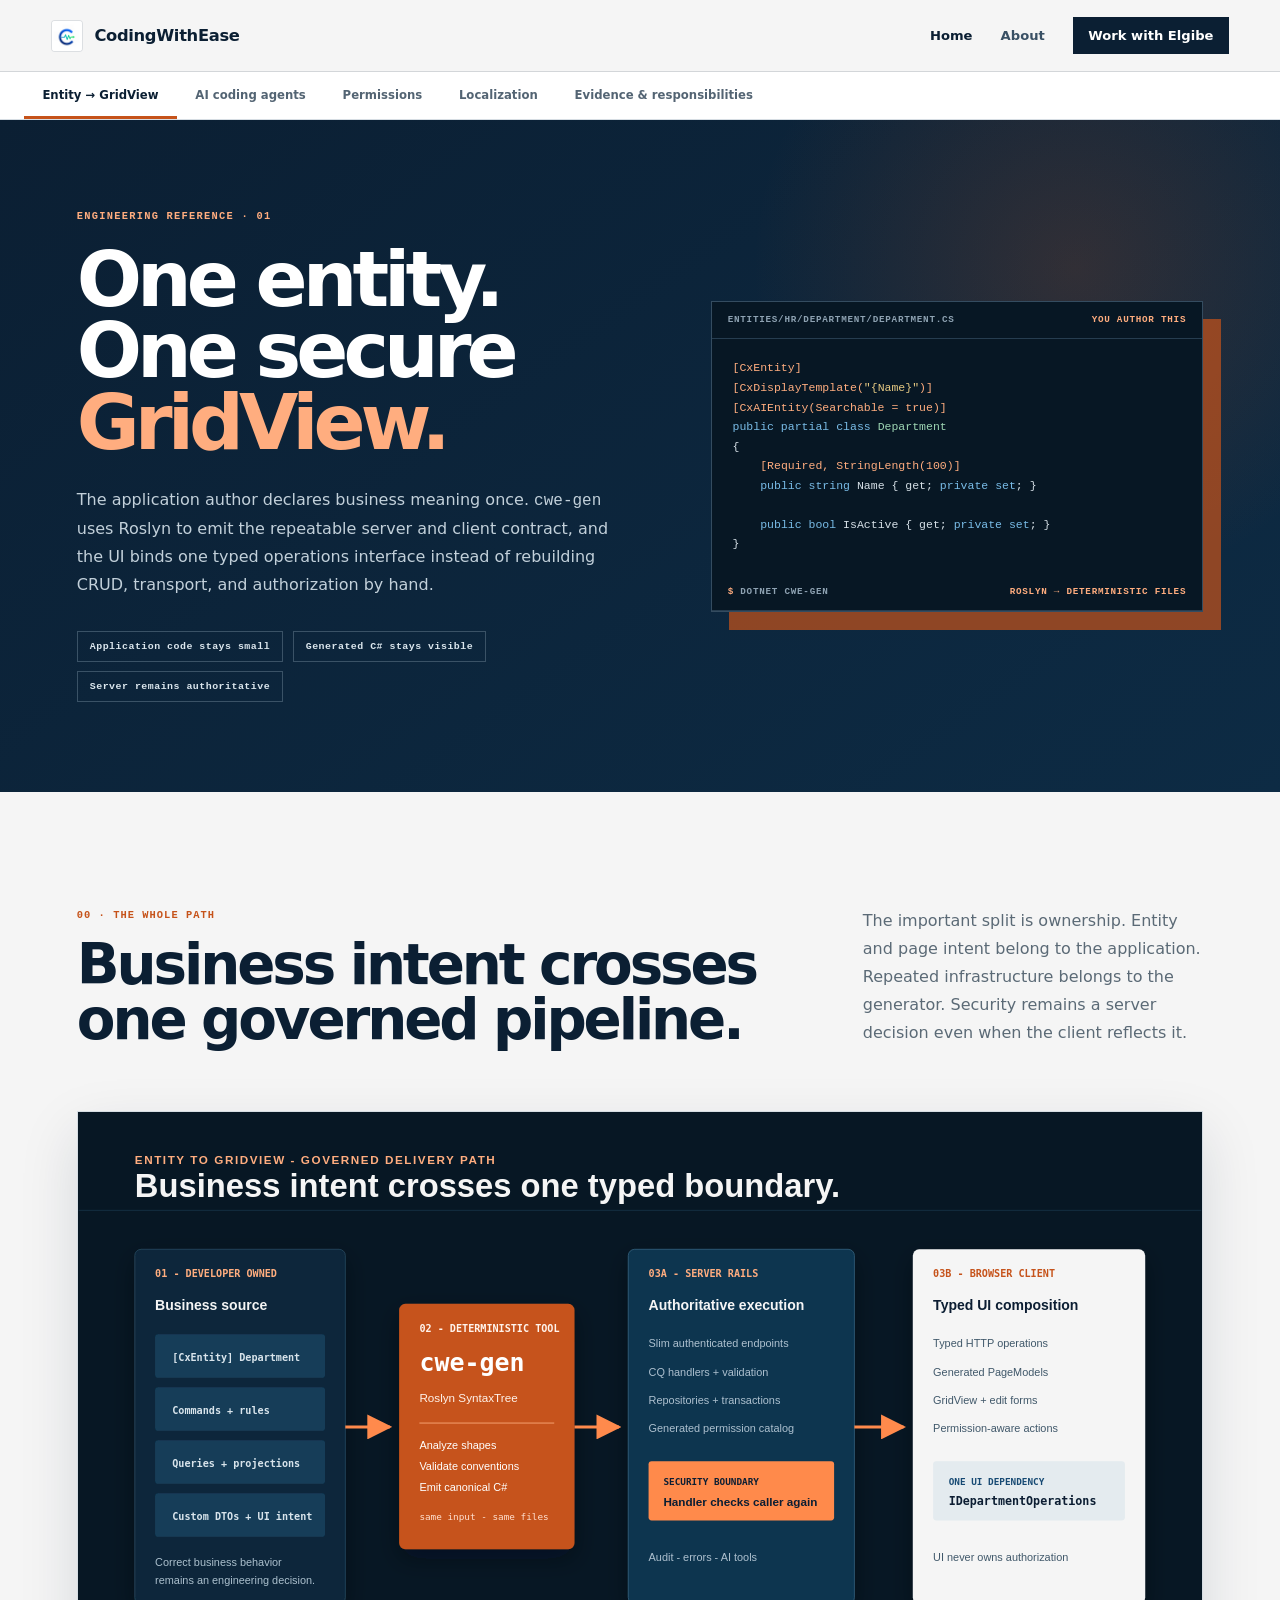
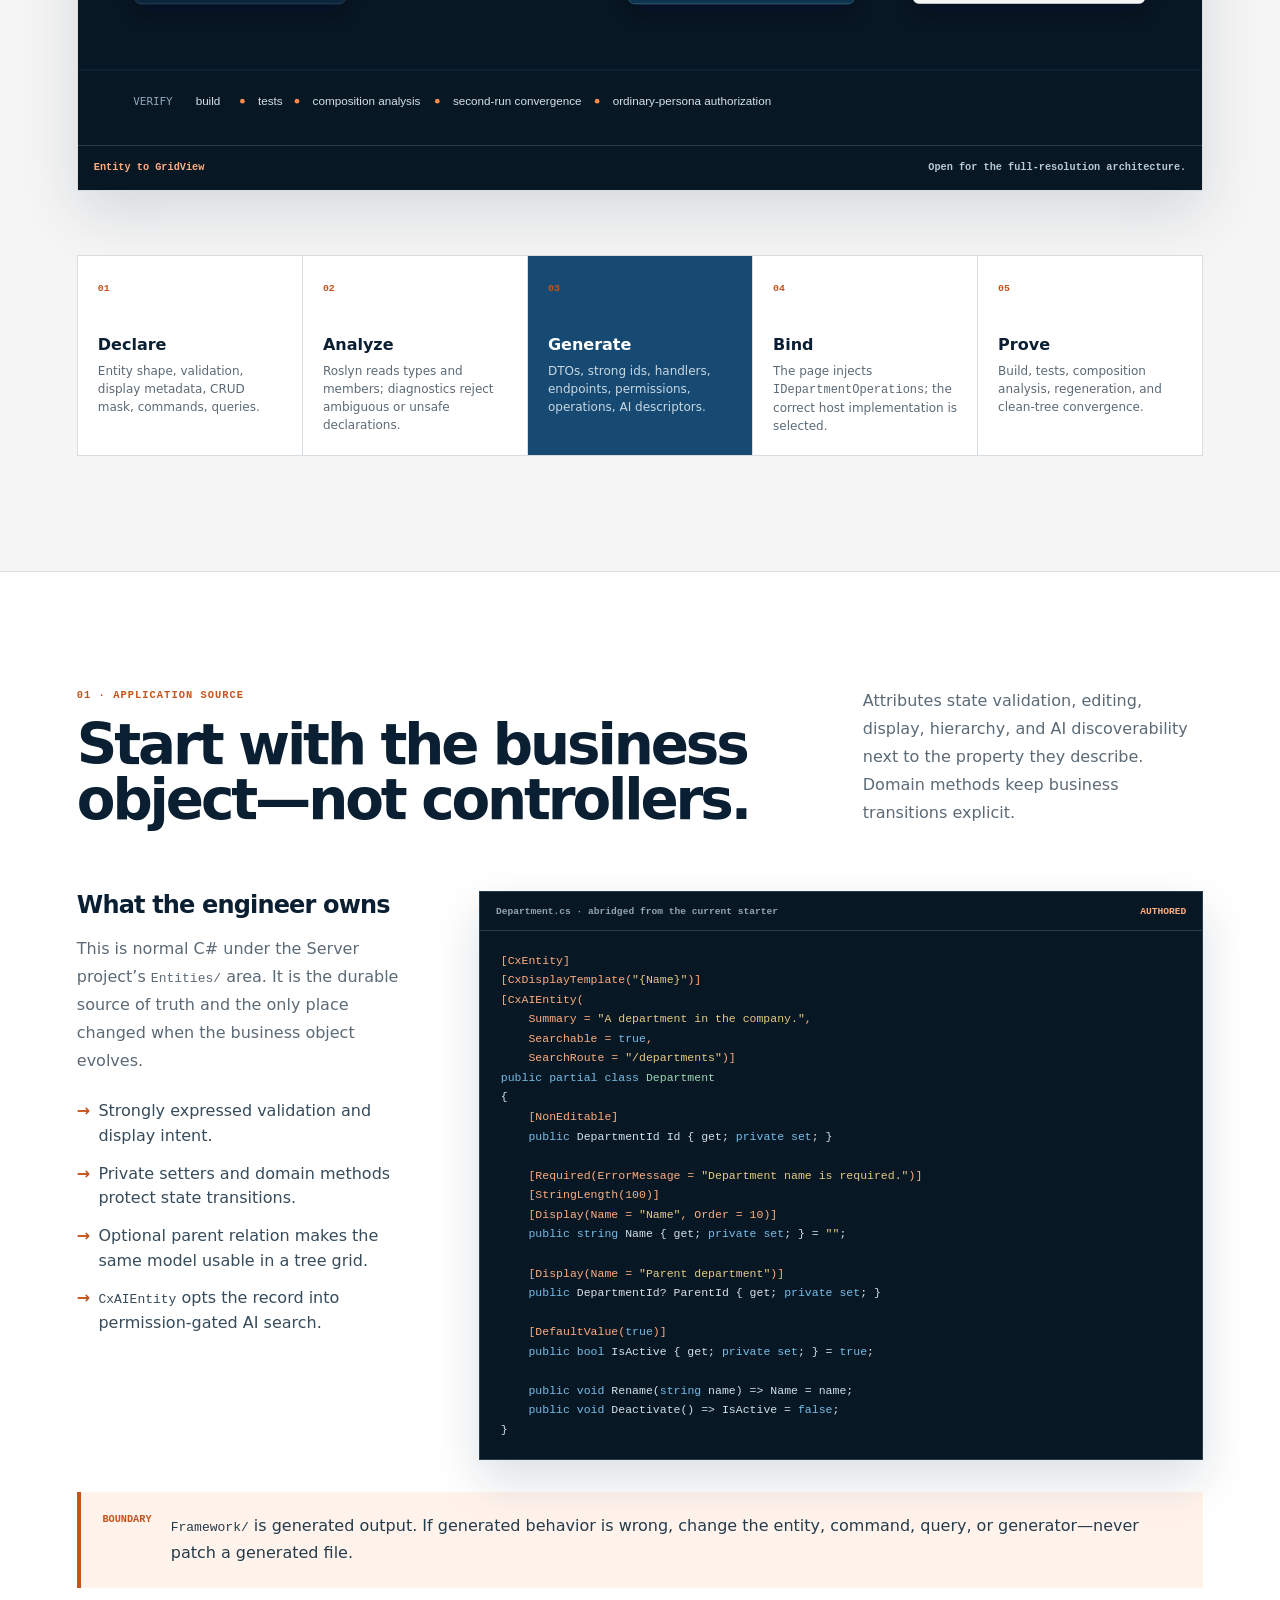
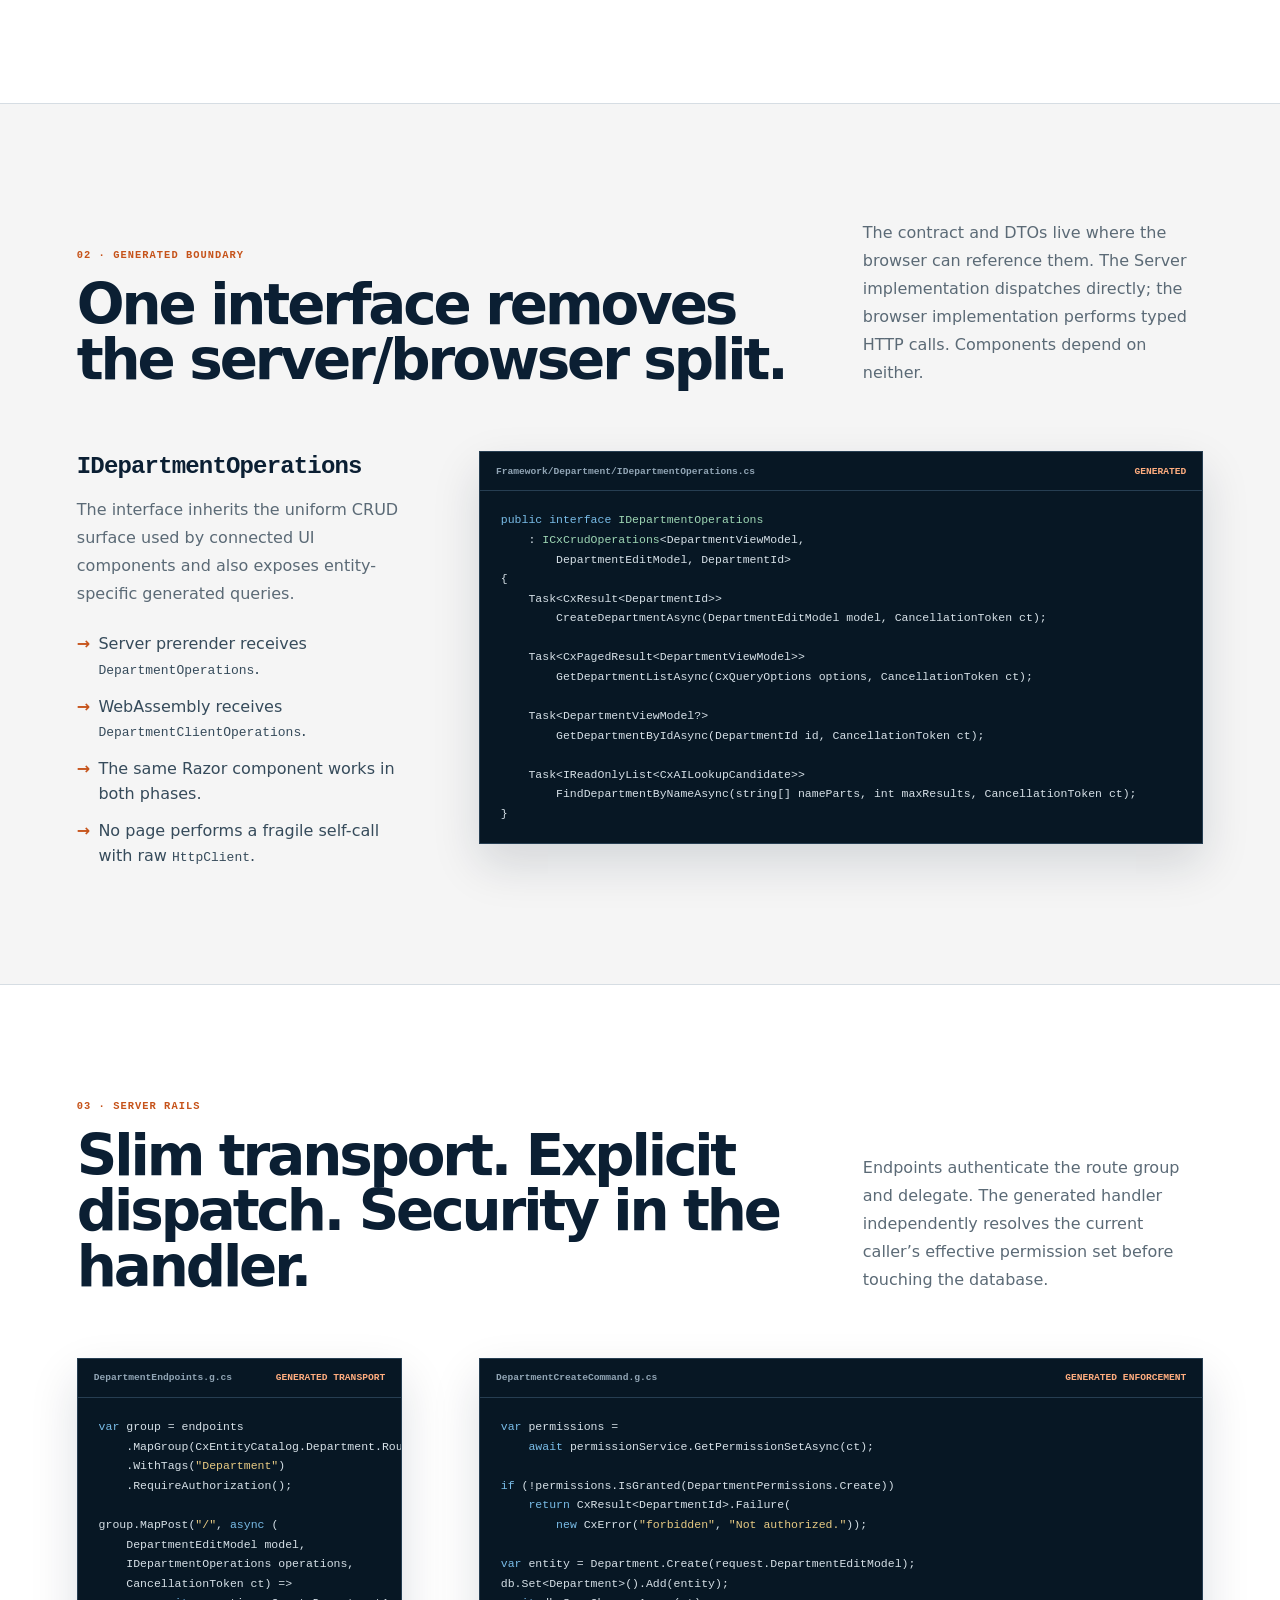
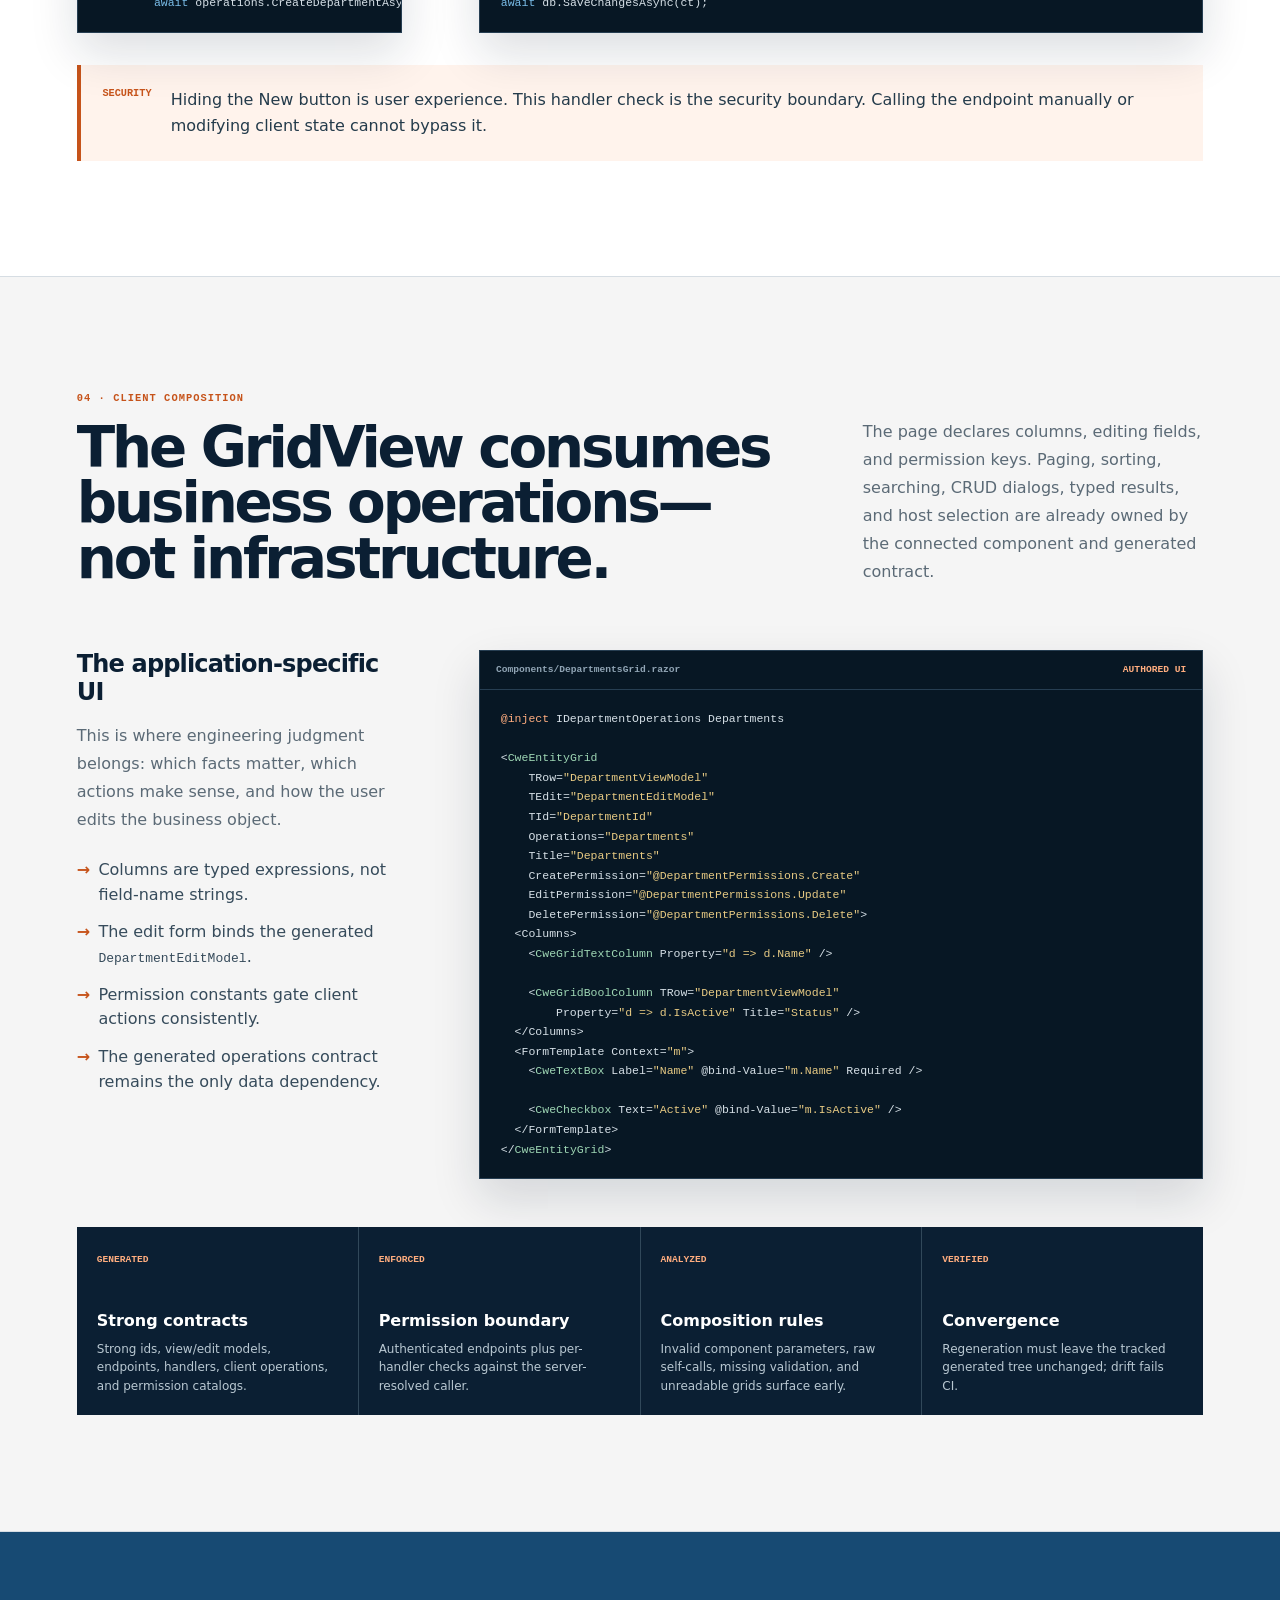
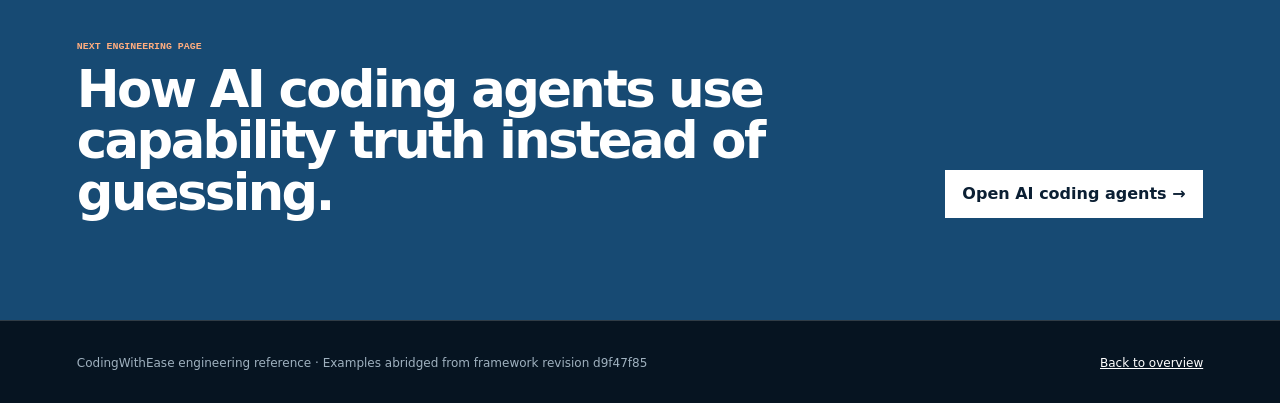
<file: engineering.html>
<!doctype html>
<html lang="en">
<head>
  <meta charset="utf-8">
  <meta name="viewport" content="width=device-width, initial-scale=1">
  <title>Entity to GridView | CodingWithEase Engineering</title>
  <meta name="description" content="A source-grounded CodingWithEase walkthrough from one C# entity through cwe-gen, generated server infrastructure, permissions, typed operations, and a Blazor GridView.">
  <meta name="robots" content="index, follow, max-image-preview:large, max-snippet:-1, max-video-preview:-1">
  <meta name="googlebot" content="index, follow, max-image-preview:large, max-snippet:-1, max-video-preview:-1">
  <meta name="bingbot" content="index, follow, max-image-preview:large, max-snippet:-1, max-video-preview:-1">
  <meta name="author" content="Lucian Bumb, Elgibe Solutions">
  <meta name="creator" content="Lucian Bumb">
  <meta name="publisher" content="Elgibe Solutions">
  <meta name="application-name" content="CodingWithEase">
  <meta name="theme-color" content="#0b1f33">
  <meta name="color-scheme" content="light">
  <meta name="referrer" content="strict-origin-when-cross-origin">
  <link rel="canonical" href="https://coding-with-ease.net/engineering.html">
  <link rel="alternate" hreflang="en" href="https://coding-with-ease.net/engineering.html">
  <link rel="alternate" hreflang="x-default" href="https://coding-with-ease.net/engineering.html">
  <link rel="alternate" type="text/plain" href="https://coding-with-ease.net/llms.txt" title="CodingWithEase AI-readable summary">
  <link rel="author" href="/humans.txt">
  <link rel="manifest" href="/site.webmanifest">
  <link rel="icon" href="/assets/brand/favicon.ico" sizes="any">
  <link rel="icon" type="image/png" sizes="32x32" href="/assets/brand/cwe-logo-32.png">
  <link rel="apple-touch-icon" sizes="180x180" href="/assets/brand/cwe-logo-180.png">
  <meta property="og:type" content="article">
  <meta property="og:url" content="https://coding-with-ease.net/engineering.html">
  <meta property="og:title" content="Entity to GridView | CodingWithEase Engineering">
  <meta property="og:description" content="Follow one C# entity through deterministic generation, secure server infrastructure, typed operations, and a Blazor GridView.">
  <meta property="og:site_name" content="CodingWithEase">
  <meta property="og:locale" content="en_US">
  <meta property="og:image" content="https://coding-with-ease.net/assets/brand/coding-with-ease-social-1200x630.png">
  <meta property="og:image:secure_url" content="https://coding-with-ease.net/assets/brand/coding-with-ease-social-1200x630.png">
  <meta property="og:image:type" content="image/png">
  <meta property="og:image:width" content="1200">
  <meta property="og:image:height" content="630">
  <meta property="og:image:alt" content="CodingWithEase — Business software, engineered.">
  <meta name="twitter:card" content="summary_large_image">
  <meta name="twitter:title" content="Entity to GridView | CodingWithEase Engineering">
  <meta name="twitter:description" content="Follow one business entity through cwe-gen, server enforcement, typed operations, and a Blazor GridView.">
  <meta name="twitter:image" content="https://coding-with-ease.net/assets/brand/coding-with-ease-social-1200x630.png">
  <meta name="twitter:image:alt" content="CodingWithEase — Business software, engineered.">
  <script type="application/ld+json">
  {
    "@context": "https://schema.org",
    "@type": "TechArticle",
    "headline": "One entity. One secure GridView.",
    "description": "A source-grounded CodingWithEase walkthrough from one C# entity through cwe-gen, secure server infrastructure, typed operations, and a Blazor GridView.",
    "url": "https://coding-with-ease.net/engineering.html",
    "mainEntityOfPage": "https://coding-with-ease.net/engineering.html",
    "image": "https://coding-with-ease.net/assets/brand/coding-with-ease-social-1200x630.png",
    "dateModified": "2026-08-26",
    "inLanguage": "en",
    "author": { "@type": "Person", "name": "Lucian Bumb" },
    "publisher": { "@type": "Organization", "name": "Elgibe Solutions", "url": "https://elgibesolutions.net/en" },
    "isPartOf": { "@type": "WebSite", "name": "CodingWithEase", "url": "https://coding-with-ease.net/" }
  }
  </script>
  <link rel="stylesheet" href="assets/styles.css">
  <link rel="stylesheet" href="assets/engineering.css">
</head>
<body class="engineering-body">
  <header class="site-header docs-header" data-header>
    <a class="brand" href="index.html" aria-label="CodingWithEase home">
      <img class="brand-logo" src="assets/brand/cwe-logo-64.png" width="32" height="32" alt="">
      <span class="brand-name">CodingWithEase</span>
    </a>
    <button class="nav-toggle" type="button" aria-expanded="false" aria-controls="site-navigation" aria-label="Open navigation" data-nav-toggle><span class="nav-toggle-lines" aria-hidden="true"></span></button>
    <nav class="site-nav" id="site-navigation" aria-label="Primary" data-site-nav>
      <a class="docs-home" href="index.html">Home</a>
      <a href="about.html">About</a>
      <div class="mobile-nav-group"><span>Engineering reference</span><a href="engineering.html" aria-current="page">Entity to GridView</a><a href="ai-agents.html">AI coding agents</a><a href="permissions.html">Permissions</a><a href="localization.html">Localization</a><a href="evidence.html">Evidence &amp; responsibilities</a></div>
      <a class="nav-cta" href="https://elgibesolutions.net/en/contact">Work with Elgibe</a>
    </nav>
  </header>

  <nav class="engineering-tabs" aria-label="Engineering reference">
    <div class="engineering-tabs-inner">
      <a class="active" href="engineering.html" aria-current="page">Entity → GridView</a>
      <a href="ai-agents.html">AI coding agents</a>
      <a href="permissions.html">Permissions</a>
      <a href="localization.html">Localization</a>
      <a href="evidence.html">Evidence &amp; responsibilities</a>
    </div>
  </nav>

  <main>
    <section class="tech-hero">
      <div class="tech-shell tech-hero-grid">
        <div>
          <p class="tech-kicker">Engineering reference · 01</p>
          <h1>One entity.<br>One secure <em>GridView.</em></h1>
          <p class="tech-lead">The application author declares business meaning once. <code>cwe-gen</code> uses Roslyn to emit the repeatable server and client contract, and the UI binds one typed operations interface instead of rebuilding CRUD, transport, and authorization by hand.</p>
          <div class="tech-meta">
            <span>Application code stays small</span>
            <span>Generated C# stays visible</span>
            <span>Server remains authoritative</span>
          </div>
        </div>

        <div class="code-window" aria-label="Department entity code preview">
          <div class="code-window-bar"><span>Entities/Hr/Department/Department.cs</span><strong>You author this</strong></div>
          <pre><code><span class="attr">[CxEntity]</span>
<span class="attr">[CxDisplayTemplate(<span class="str">"{Name}"</span>)]</span>
<span class="attr">[CxAIEntity(Searchable = true)]</span>
<span class="kw">public partial class</span> <span class="type">Department</span>
{
    <span class="attr">[Required, StringLength(100)]</span>
    <span class="kw">public string</span> Name { get; <span class="kw">private set</span>; }

    <span class="kw">public bool</span> IsActive { get; <span class="kw">private set</span>; }
}</code></pre>
          <div class="code-window-bar"><span><span class="cmd">$</span> dotnet cwe-gen</span><strong>Roslyn → deterministic files</strong></div>
        </div>
      </div>
    </section>

    <section class="article-section">
      <div class="tech-shell">
        <div class="article-heading">
          <div><span class="section-number">00 · THE WHOLE PATH</span><h2>Business intent crosses one governed pipeline.</h2></div>
          <p>The important split is ownership. Entity and page intent belong to the application. Repeated infrastructure belongs to the generator. Security remains a server decision even when the client reflects it.</p>
        </div>
        <figure class="engineering-diagram"><a href="assets/diagrams/entity-to-grid.svg" aria-label="Open the full-size Entity to GridView diagram"><img src="assets/diagrams/entity-to-grid.svg" width="1440" height="810" loading="lazy" alt="Five-stage CodingWithEase pipeline from a developer-authored entity through cwe-gen to server rails, typed operations, and a GridView."></a><figcaption><strong>Entity to GridView</strong><span>Open for the full-resolution architecture.</span></figcaption></figure>
        <div class="generation-flow" aria-label="Entity to GridView generation stages">
          <article><span>01</span><h3>Declare</h3><p>Entity shape, validation, display metadata, CRUD mask, commands, queries.</p></article>
          <article><span>02</span><h3>Analyze</h3><p>Roslyn reads types and members; diagnostics reject ambiguous or unsafe declarations.</p></article>
          <article class="generated"><span>03</span><h3>Generate</h3><p>DTOs, strong ids, handlers, endpoints, permissions, operations, AI descriptors.</p></article>
          <article><span>04</span><h3>Bind</h3><p>The page injects <code>IDepartmentOperations</code>; the correct host implementation is selected.</p></article>
          <article><span>05</span><h3>Prove</h3><p>Build, tests, composition analysis, regeneration, and clean-tree convergence.</p></article>
        </div>
      </div>
    </section>

    <section class="article-section surface" id="entity">
      <div class="tech-shell">
        <div class="article-heading">
          <div><span class="section-number">01 · APPLICATION SOURCE</span><h2>Start with the business object—not controllers.</h2></div>
          <p>Attributes state validation, editing, display, hierarchy, and AI discoverability next to the property they describe. Domain methods keep business transitions explicit.</p>
        </div>
        <div class="explain-grid">
          <div class="explain-copy">
            <h3>What the engineer owns</h3>
            <p>This is normal C# under the Server project’s <code>Entities/</code> area. It is the durable source of truth and the only place changed when the business object evolves.</p>
            <ul>
              <li>Strongly expressed validation and display intent.</li>
              <li>Private setters and domain methods protect state transitions.</li>
              <li>Optional parent relation makes the same model usable in a tree grid.</li>
              <li><code>CxAIEntity</code> opts the record into permission-gated AI search.</li>
            </ul>
          </div>
          <div class="code-panel">
            <div class="code-panel-header"><span>Department.cs · abridged from the current starter</span><strong>AUTHORED</strong></div>
            <pre><code><span class="attr">[CxEntity]</span>
<span class="attr">[CxDisplayTemplate(<span class="str">"{Name}"</span>)]</span>
<span class="attr">[CxAIEntity(
    Summary = <span class="str">"A department in the company."</span>,
    Searchable = <span class="kw">true</span>,
    SearchRoute = <span class="str">"/departments"</span>)]</span>
<span class="kw">public partial class</span> <span class="type">Department</span>
{
    <span class="attr">[NonEditable]</span>
    <span class="kw">public</span> DepartmentId Id { get; <span class="kw">private set</span>; }

    <span class="attr">[Required(ErrorMessage = <span class="str">"Department name is required."</span>)]</span>
    <span class="attr">[StringLength(100)]</span>
    <span class="attr">[Display(Name = <span class="str">"Name"</span>, Order = 10)]</span>
    <span class="kw">public string</span> Name { get; <span class="kw">private set</span>; } = <span class="str">""</span>;

    <span class="attr">[Display(Name = <span class="str">"Parent department"</span>)]</span>
    <span class="kw">public</span> DepartmentId? ParentId { get; <span class="kw">private set</span>; }

    <span class="attr">[DefaultValue(<span class="kw">true</span>)]</span>
    <span class="kw">public bool</span> IsActive { get; <span class="kw">private set</span>; } = <span class="kw">true</span>;

    <span class="kw">public void</span> Rename(<span class="kw">string</span> name) =&gt; Name = name;
    <span class="kw">public void</span> Deactivate() =&gt; IsActive = <span class="kw">false</span>;
}</code></pre>
          </div>
        </div>
        <div class="truth-callout"><strong>Boundary</strong><p><code>Framework/</code> is generated output. If generated behavior is wrong, change the entity, command, query, or generator—never patch a generated file.</p></div>
      </div>
    </section>

    <section class="article-section" id="contract">
      <div class="tech-shell">
        <div class="article-heading">
          <div><span class="section-number">02 · GENERATED BOUNDARY</span><h2>One interface removes the server/browser split.</h2></div>
          <p>The contract and DTOs live where the browser can reference them. The Server implementation dispatches directly; the browser implementation performs typed HTTP calls. Components depend on neither.</p>
        </div>
        <div class="explain-grid">
          <div class="explain-copy">
            <h3><code>IDepartmentOperations</code></h3>
            <p>The interface inherits the uniform CRUD surface used by connected UI components and also exposes entity-specific generated queries.</p>
            <ul>
              <li>Server prerender receives <code>DepartmentOperations</code>.</li>
              <li>WebAssembly receives <code>DepartmentClientOperations</code>.</li>
              <li>The same Razor component works in both phases.</li>
              <li>No page performs a fragile self-call with raw <code>HttpClient</code>.</li>
            </ul>
          </div>
          <div class="code-panel">
            <div class="code-panel-header"><span>Framework/Department/IDepartmentOperations.cs</span><strong>GENERATED</strong></div>
            <pre><code><span class="kw">public interface</span> <span class="type">IDepartmentOperations</span>
    : <span class="type">ICxCrudOperations</span>&lt;DepartmentViewModel,
        DepartmentEditModel, DepartmentId&gt;
{
    Task&lt;CxResult&lt;DepartmentId&gt;&gt;
        CreateDepartmentAsync(DepartmentEditModel model, CancellationToken ct);

    Task&lt;CxPagedResult&lt;DepartmentViewModel&gt;&gt;
        GetDepartmentListAsync(CxQueryOptions options, CancellationToken ct);

    Task&lt;DepartmentViewModel?&gt;
        GetDepartmentByIdAsync(DepartmentId id, CancellationToken ct);

    Task&lt;IReadOnlyList&lt;CxAILookupCandidate&gt;&gt;
        FindDepartmentByNameAsync(string[] nameParts, int maxResults, CancellationToken ct);
}</code></pre>
          </div>
        </div>
      </div>
    </section>

    <section class="article-section surface" id="server">
      <div class="tech-shell">
        <div class="article-heading">
          <div><span class="section-number">03 · SERVER RAILS</span><h2>Slim transport. Explicit dispatch. Security in the handler.</h2></div>
          <p>Endpoints authenticate the route group and delegate. The generated handler independently resolves the current caller’s effective permission set before touching the database.</p>
        </div>
        <div class="explain-grid">
          <div class="code-panel">
            <div class="code-panel-header"><span>DepartmentEndpoints.g.cs</span><strong>GENERATED TRANSPORT</strong></div>
            <pre><code><span class="kw">var</span> group = endpoints
    .MapGroup(CxEntityCatalog.Department.Route)
    .WithTags(<span class="str">"Department"</span>)
    .RequireAuthorization();

group.MapPost(<span class="str">"/"</span>, <span class="kw">async</span> (
    DepartmentEditModel model,
    IDepartmentOperations operations,
    CancellationToken ct) =&gt;
        <span class="kw">await</span> operations.CreateDepartmentAsync(model, ct));</code></pre>
          </div>
          <div class="code-panel">
            <div class="code-panel-header"><span>DepartmentCreateCommand.g.cs</span><strong>GENERATED ENFORCEMENT</strong></div>
            <pre><code><span class="kw">var</span> permissions =
    <span class="kw">await</span> permissionService.GetPermissionSetAsync(ct);

<span class="kw">if</span> (!permissions.IsGranted(DepartmentPermissions.Create))
    <span class="kw">return</span> CxResult&lt;DepartmentId&gt;.Failure(
        <span class="kw">new</span> CxError(<span class="str">"forbidden"</span>, <span class="str">"Not authorized."</span>));

<span class="kw">var</span> entity = Department.Create(request.DepartmentEditModel);
db.Set&lt;Department&gt;().Add(entity);
<span class="kw">await</span> db.SaveChangesAsync(ct);</code></pre>
          </div>
        </div>
        <div class="truth-callout"><strong>Security</strong><p>Hiding the New button is user experience. This handler check is the security boundary. Calling the endpoint manually or modifying client state cannot bypass it.</p></div>
      </div>
    </section>

    <section class="article-section" id="grid">
      <div class="tech-shell">
        <div class="article-heading">
          <div><span class="section-number">04 · CLIENT COMPOSITION</span><h2>The GridView consumes business operations—not infrastructure.</h2></div>
          <p>The page declares columns, editing fields, and permission keys. Paging, sorting, searching, CRUD dialogs, typed results, and host selection are already owned by the connected component and generated contract.</p>
        </div>
        <div class="explain-grid">
          <div class="explain-copy">
            <h3>The application-specific UI</h3>
            <p>This is where engineering judgment belongs: which facts matter, which actions make sense, and how the user edits the business object.</p>
            <ul>
              <li>Columns are typed expressions, not field-name strings.</li>
              <li>The edit form binds the generated <code>DepartmentEditModel</code>.</li>
              <li>Permission constants gate client actions consistently.</li>
              <li>The generated operations contract remains the only data dependency.</li>
            </ul>
          </div>
          <div class="code-panel">
            <div class="code-panel-header"><span>Components/DepartmentsGrid.razor</span><strong>AUTHORED UI</strong></div>
            <pre><code><span class="attr">@inject</span> IDepartmentOperations Departments

&lt;<span class="type">CweEntityGrid</span>
    TRow=<span class="str">"DepartmentViewModel"</span>
    TEdit=<span class="str">"DepartmentEditModel"</span>
    TId=<span class="str">"DepartmentId"</span>
    Operations=<span class="str">"Departments"</span>
    Title=<span class="str">"Departments"</span>
    CreatePermission=<span class="str">"@DepartmentPermissions.Create"</span>
    EditPermission=<span class="str">"@DepartmentPermissions.Update"</span>
    DeletePermission=<span class="str">"@DepartmentPermissions.Delete"</span>&gt;
  &lt;Columns&gt;
    &lt;<span class="type">CweGridTextColumn</span> Property=<span class="str">"d =&gt; d.Name"</span> /&gt;

    &lt;<span class="type">CweGridBoolColumn</span> TRow=<span class="str">"DepartmentViewModel"</span>
        Property=<span class="str">"d =&gt; d.IsActive"</span> Title=<span class="str">"Status"</span> /&gt;
  &lt;/Columns&gt;
  &lt;FormTemplate Context=<span class="str">"m"</span>&gt;
    &lt;<span class="type">CweTextBox</span> Label=<span class="str">"Name"</span> @bind-Value=<span class="str">"m.Name"</span> Required /&gt;

    &lt;<span class="type">CweCheckbox</span> Text=<span class="str">"Active"</span> @bind-Value=<span class="str">"m.IsActive"</span> /&gt;
  &lt;/FormTemplate&gt;
&lt;/<span class="type">CweEntityGrid</span>&gt;</code></pre>
          </div>
        </div>

        <div class="evidence-strip">
          <article><span>Generated</span><h3>Strong contracts</h3><p>Strong ids, view/edit models, endpoints, handlers, client operations, and permission catalogs.</p></article>
          <article><span>Enforced</span><h3>Permission boundary</h3><p>Authenticated endpoints plus per-handler checks against the server-resolved caller.</p></article>
          <article><span>Analyzed</span><h3>Composition rules</h3><p>Invalid component parameters, raw self-calls, missing validation, and unreadable grids surface early.</p></article>
          <article><span>Verified</span><h3>Convergence</h3><p>Regeneration must leave the tracked generated tree unchanged; drift fails CI.</p></article>
        </div>
      </div>
    </section>

    <section class="page-next">
      <div class="tech-shell">
        <div><span>Next engineering page</span><h2>How AI coding agents use capability truth instead of guessing.</h2></div>
        <a href="ai-agents.html">Open AI coding agents →</a>
      </div>
    </section>
  </main>

  <footer class="engineering-footer">
    <div class="tech-shell"><span>CodingWithEase engineering reference · Examples abridged from framework revision d9f47f85</span><a href="index.html">Back to overview</a></div>
  </footer>
  <script src="assets/site.js" defer></script>
</body>
</html>
</file>
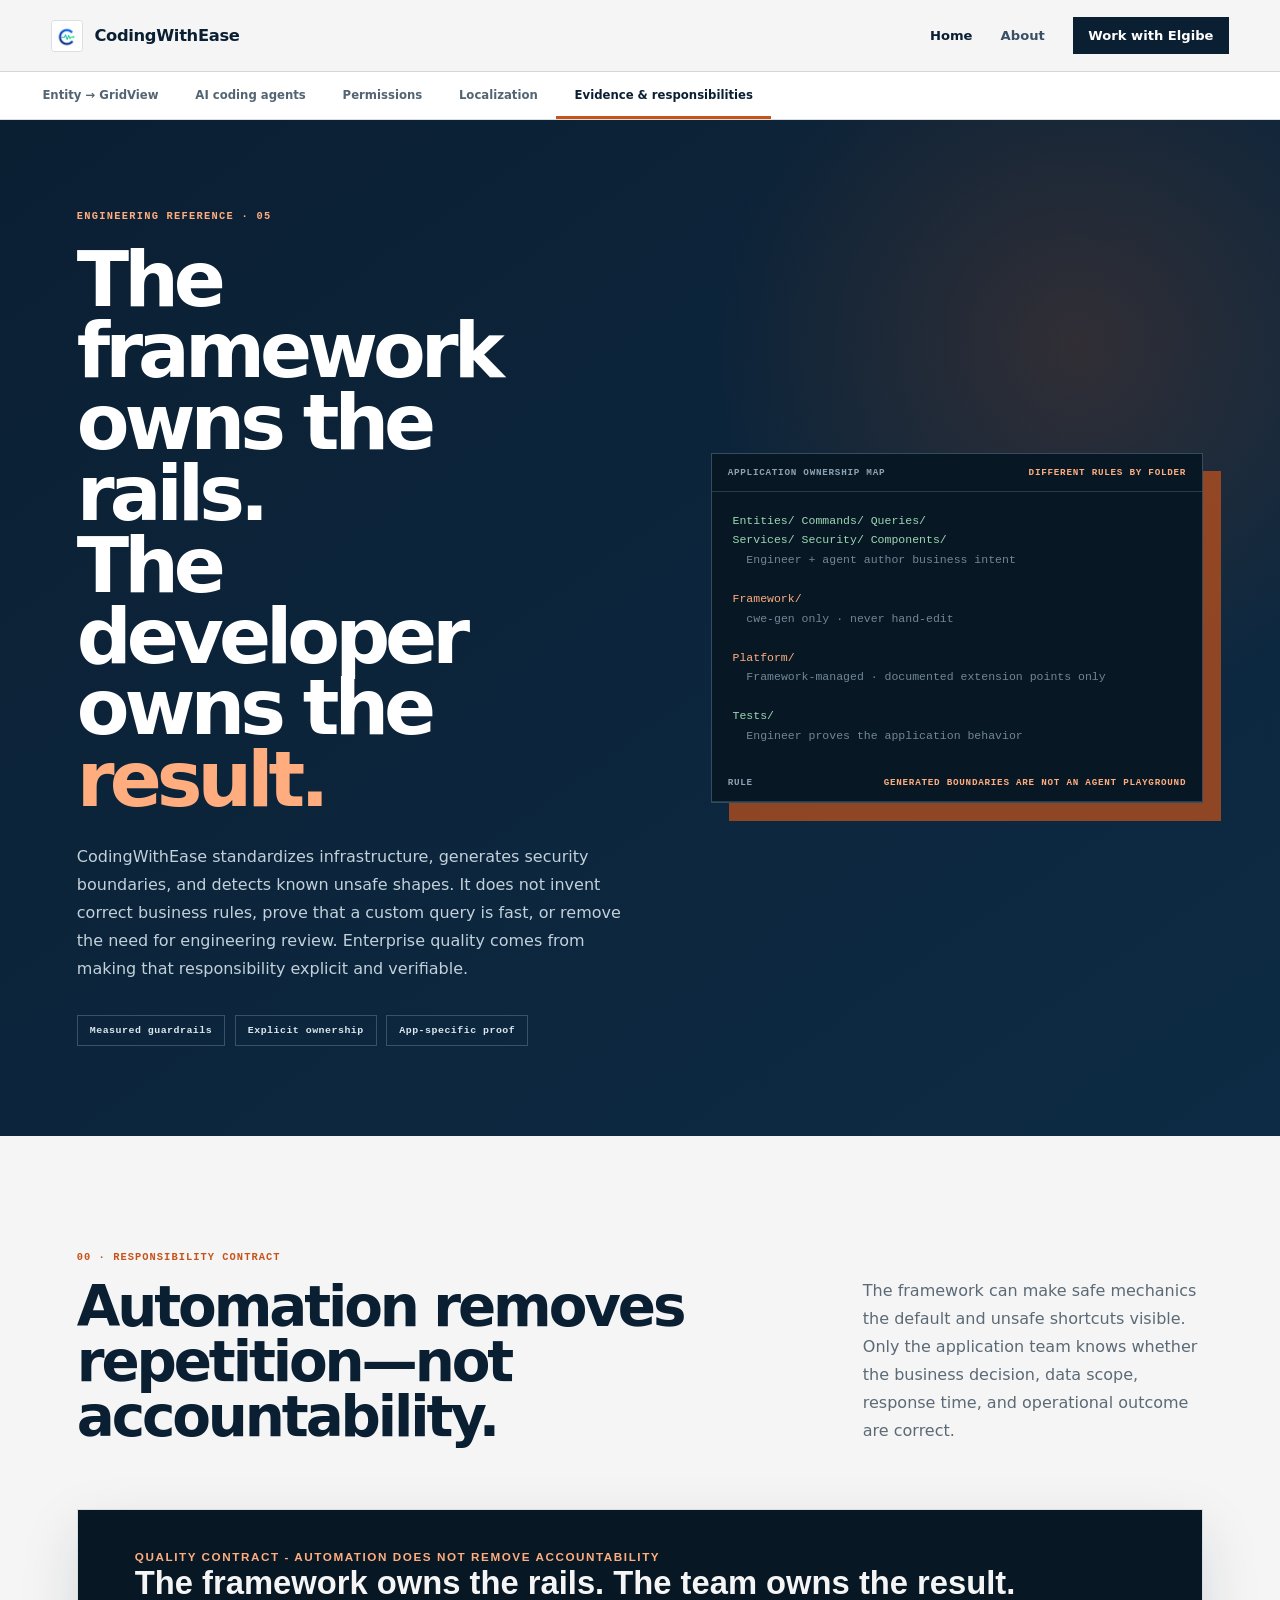
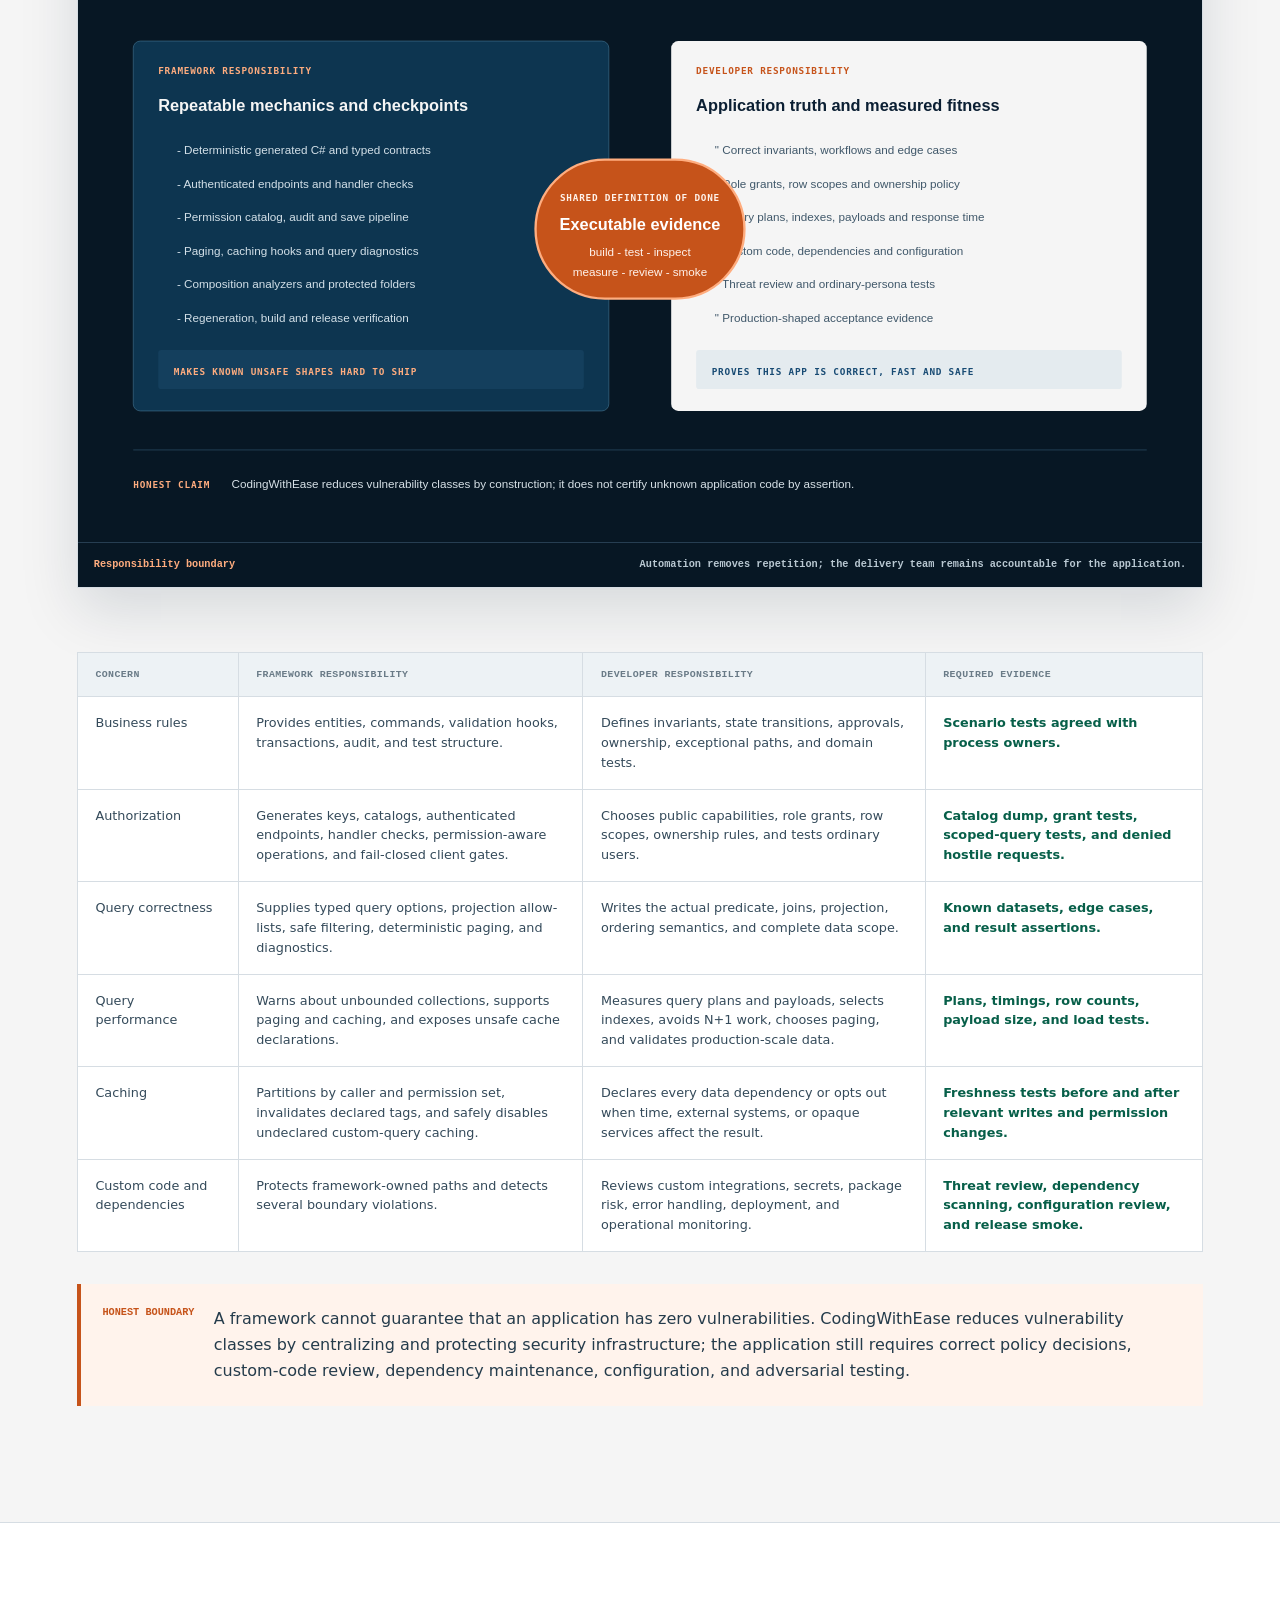
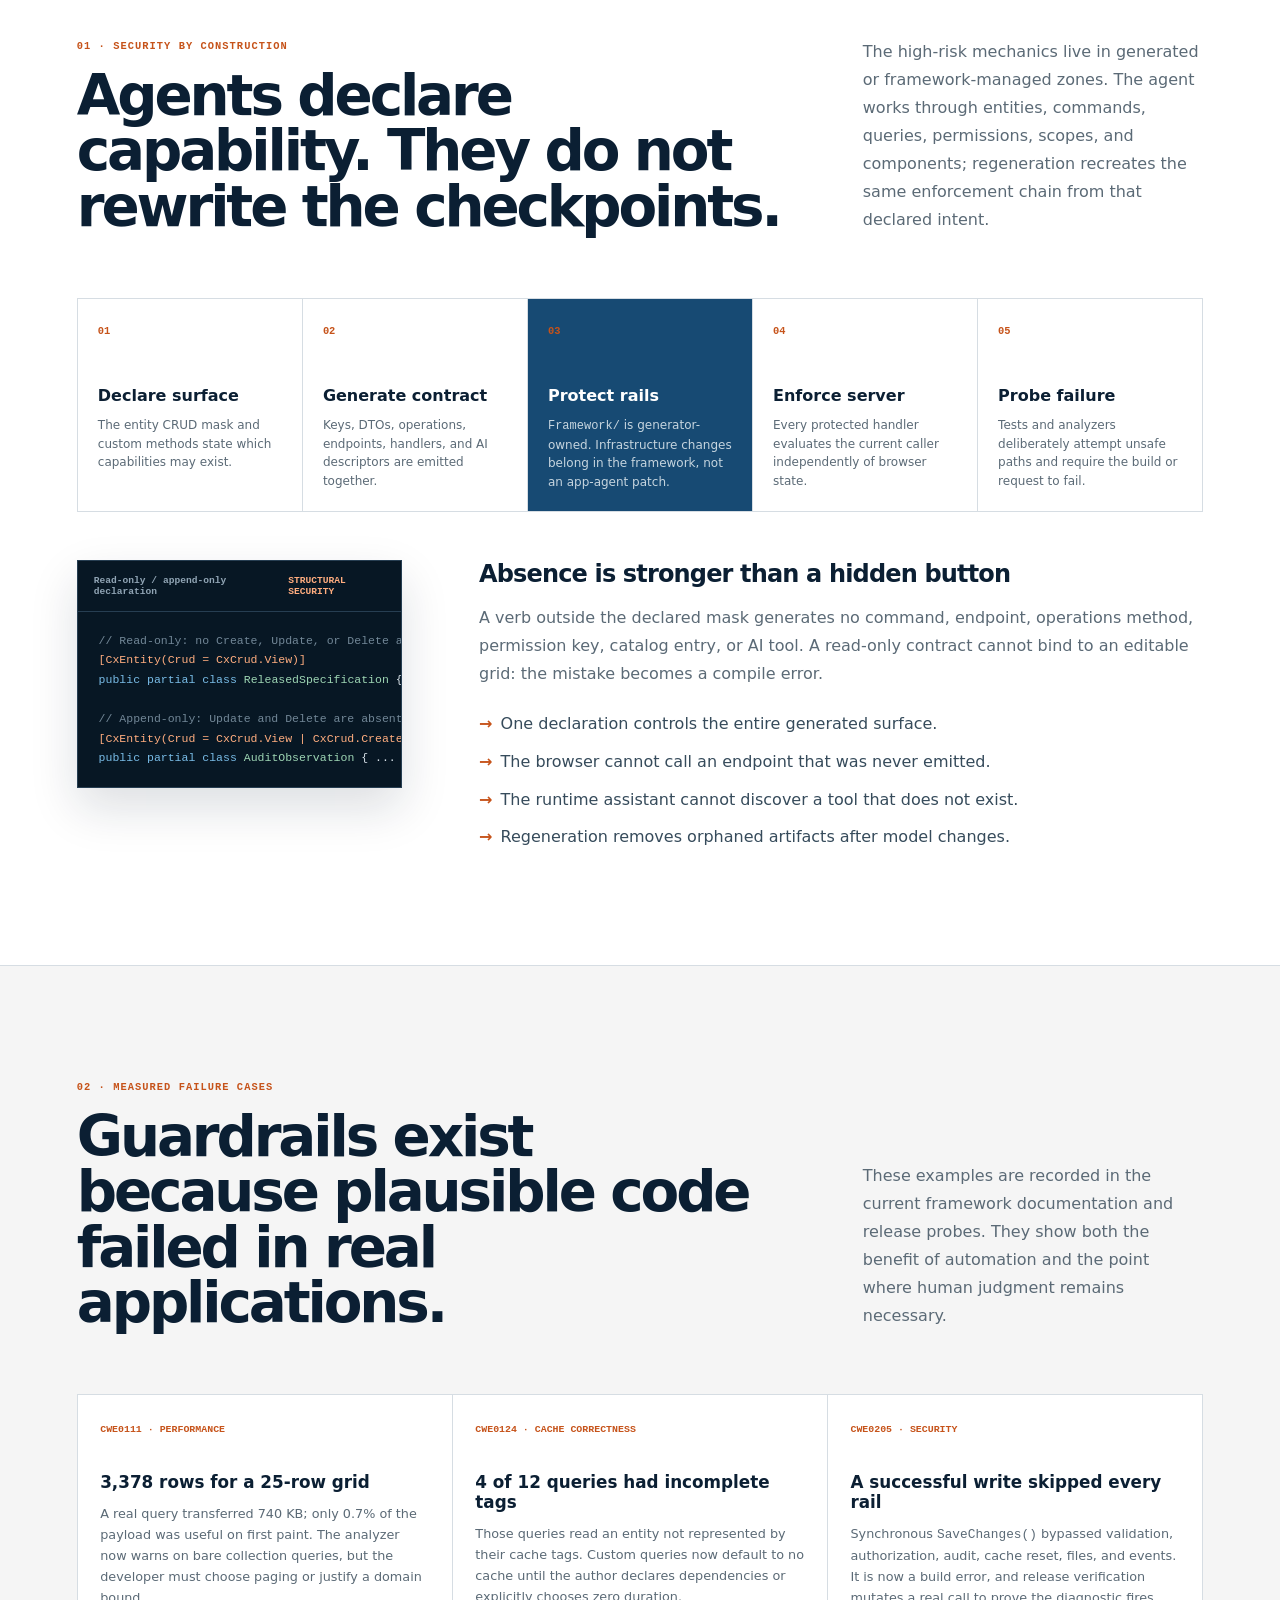
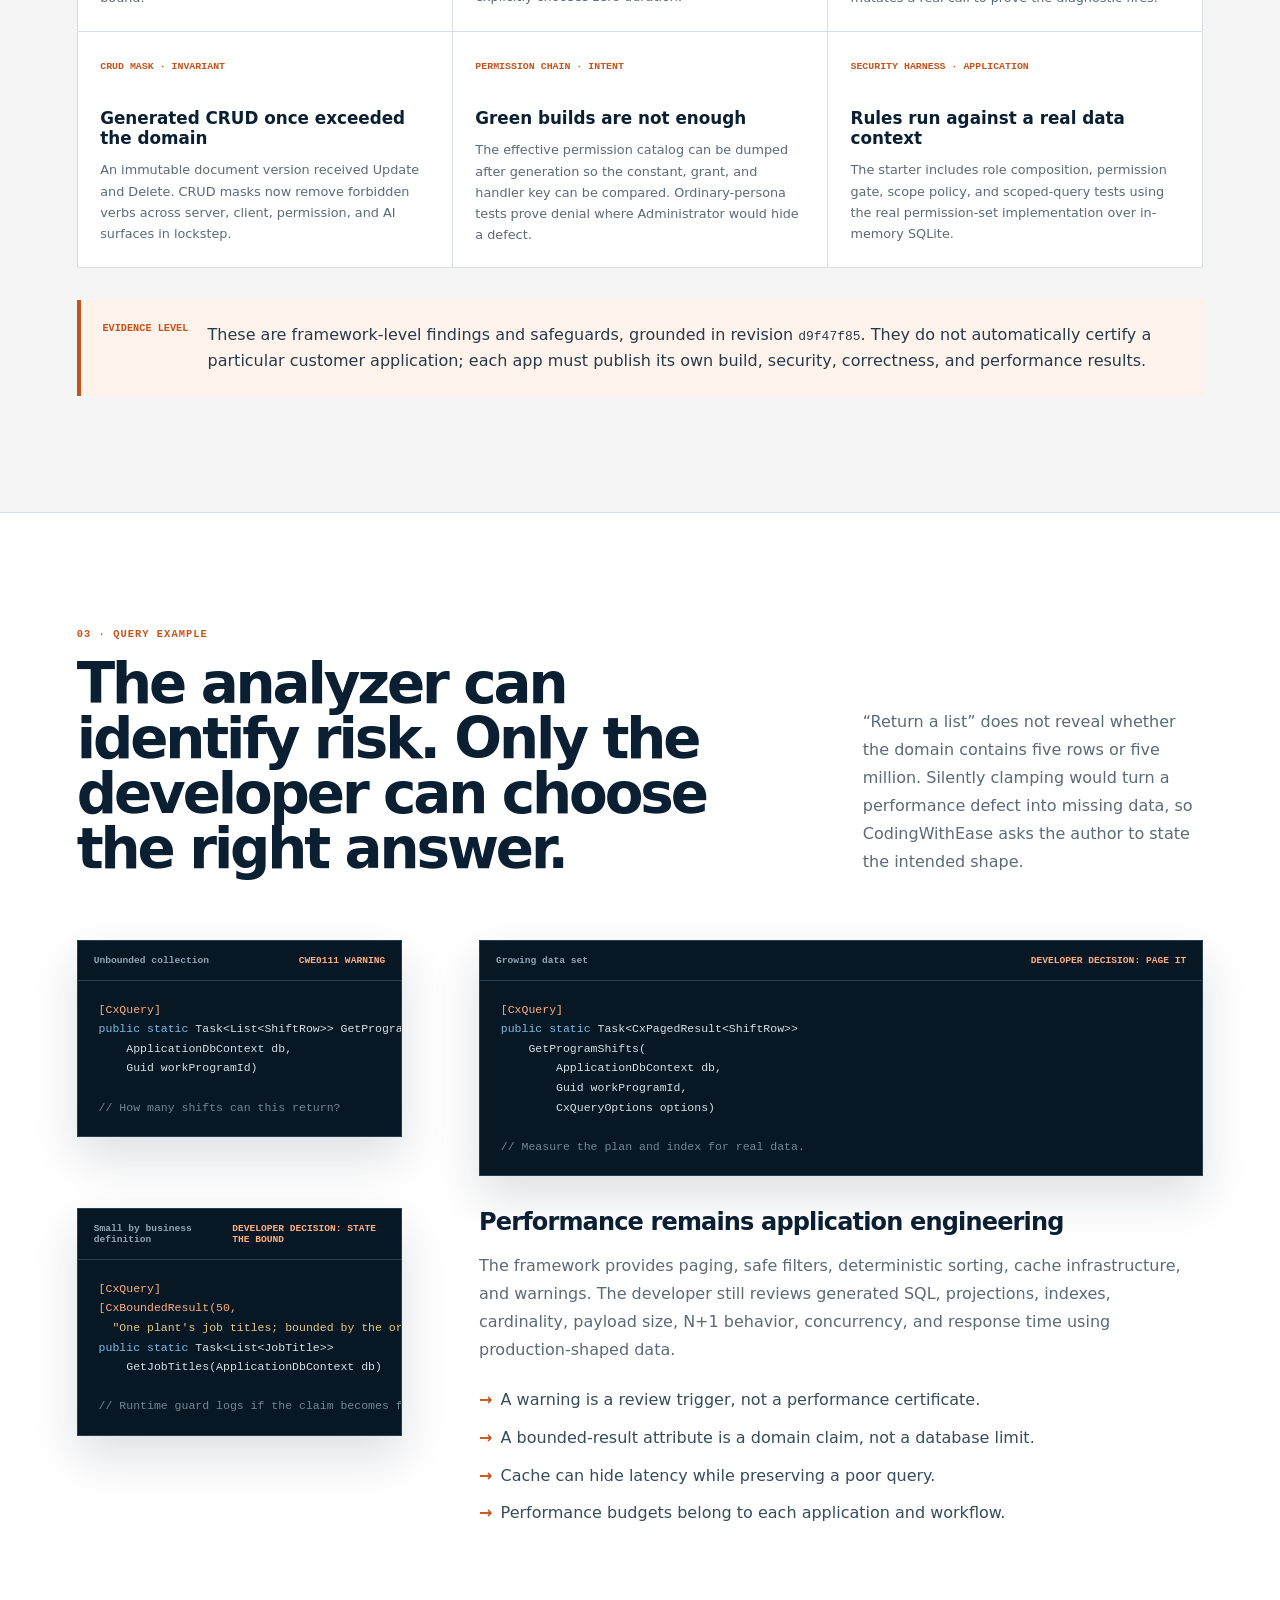
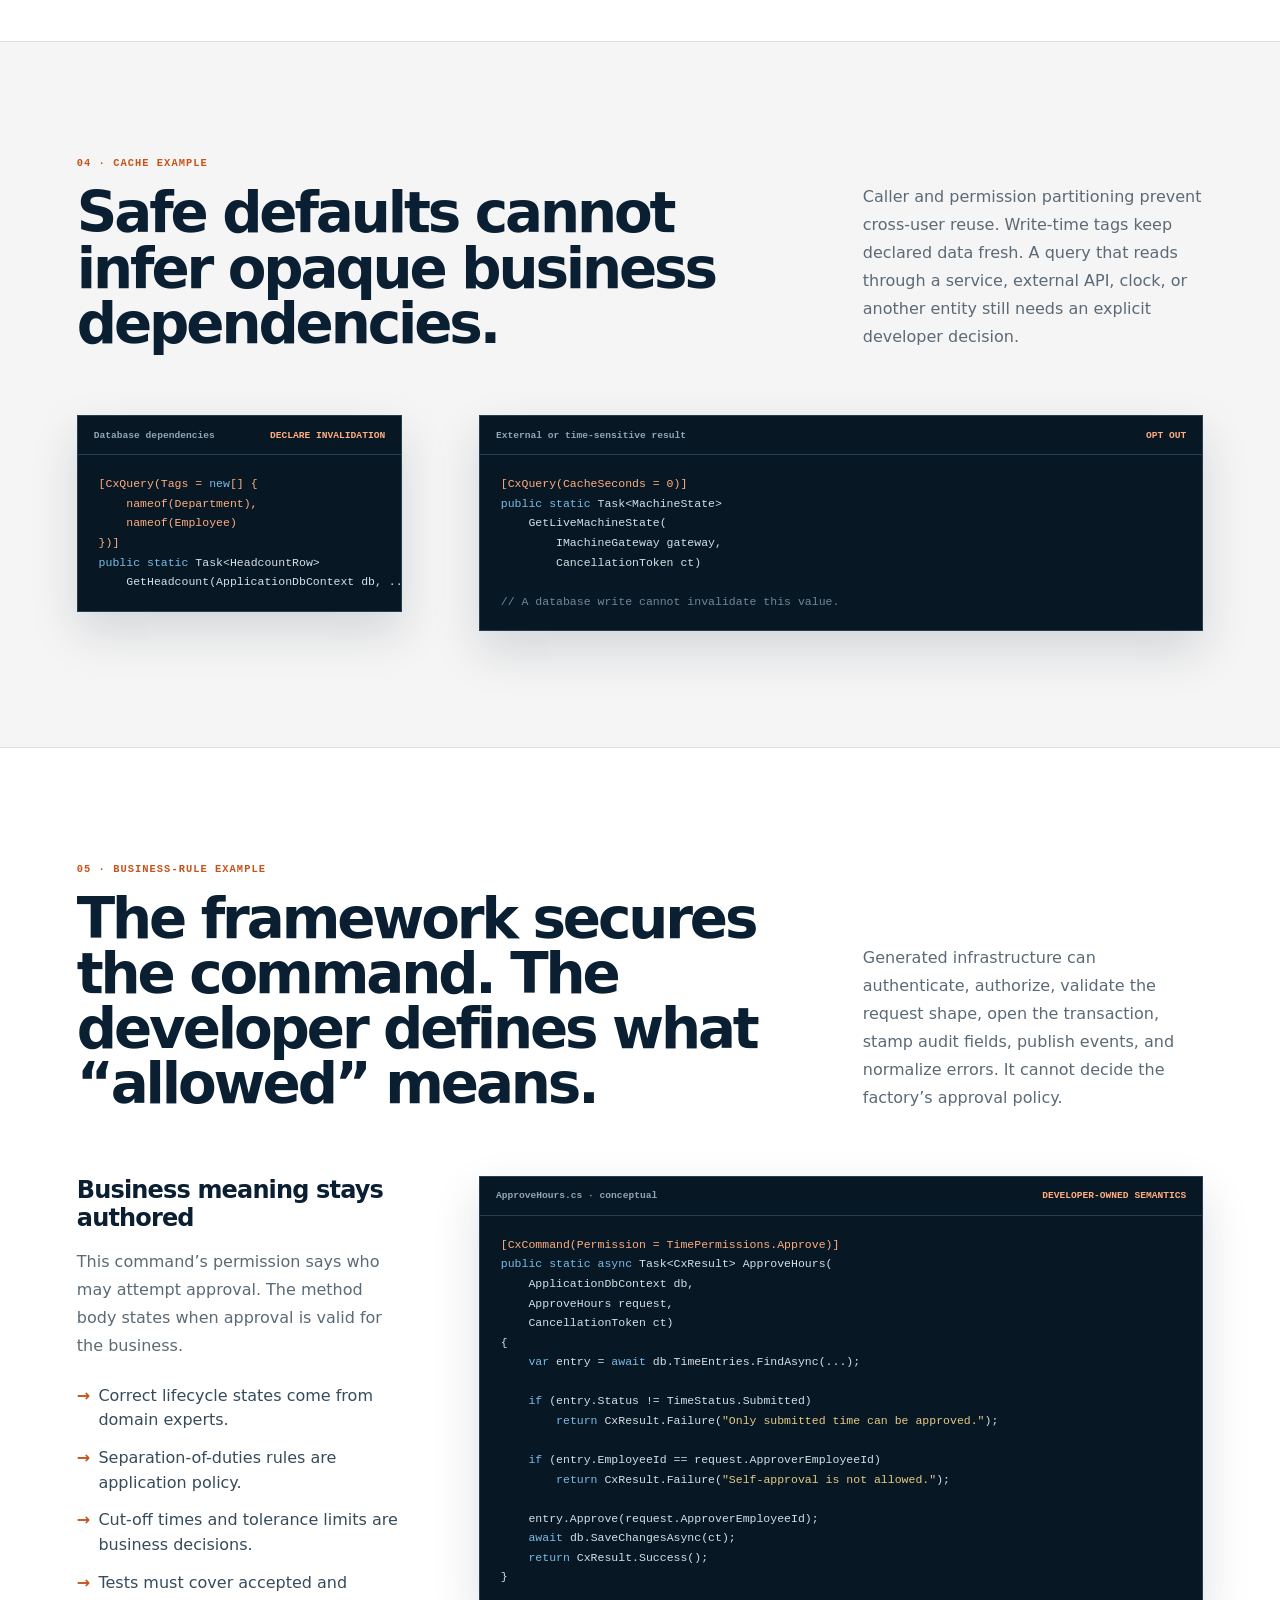
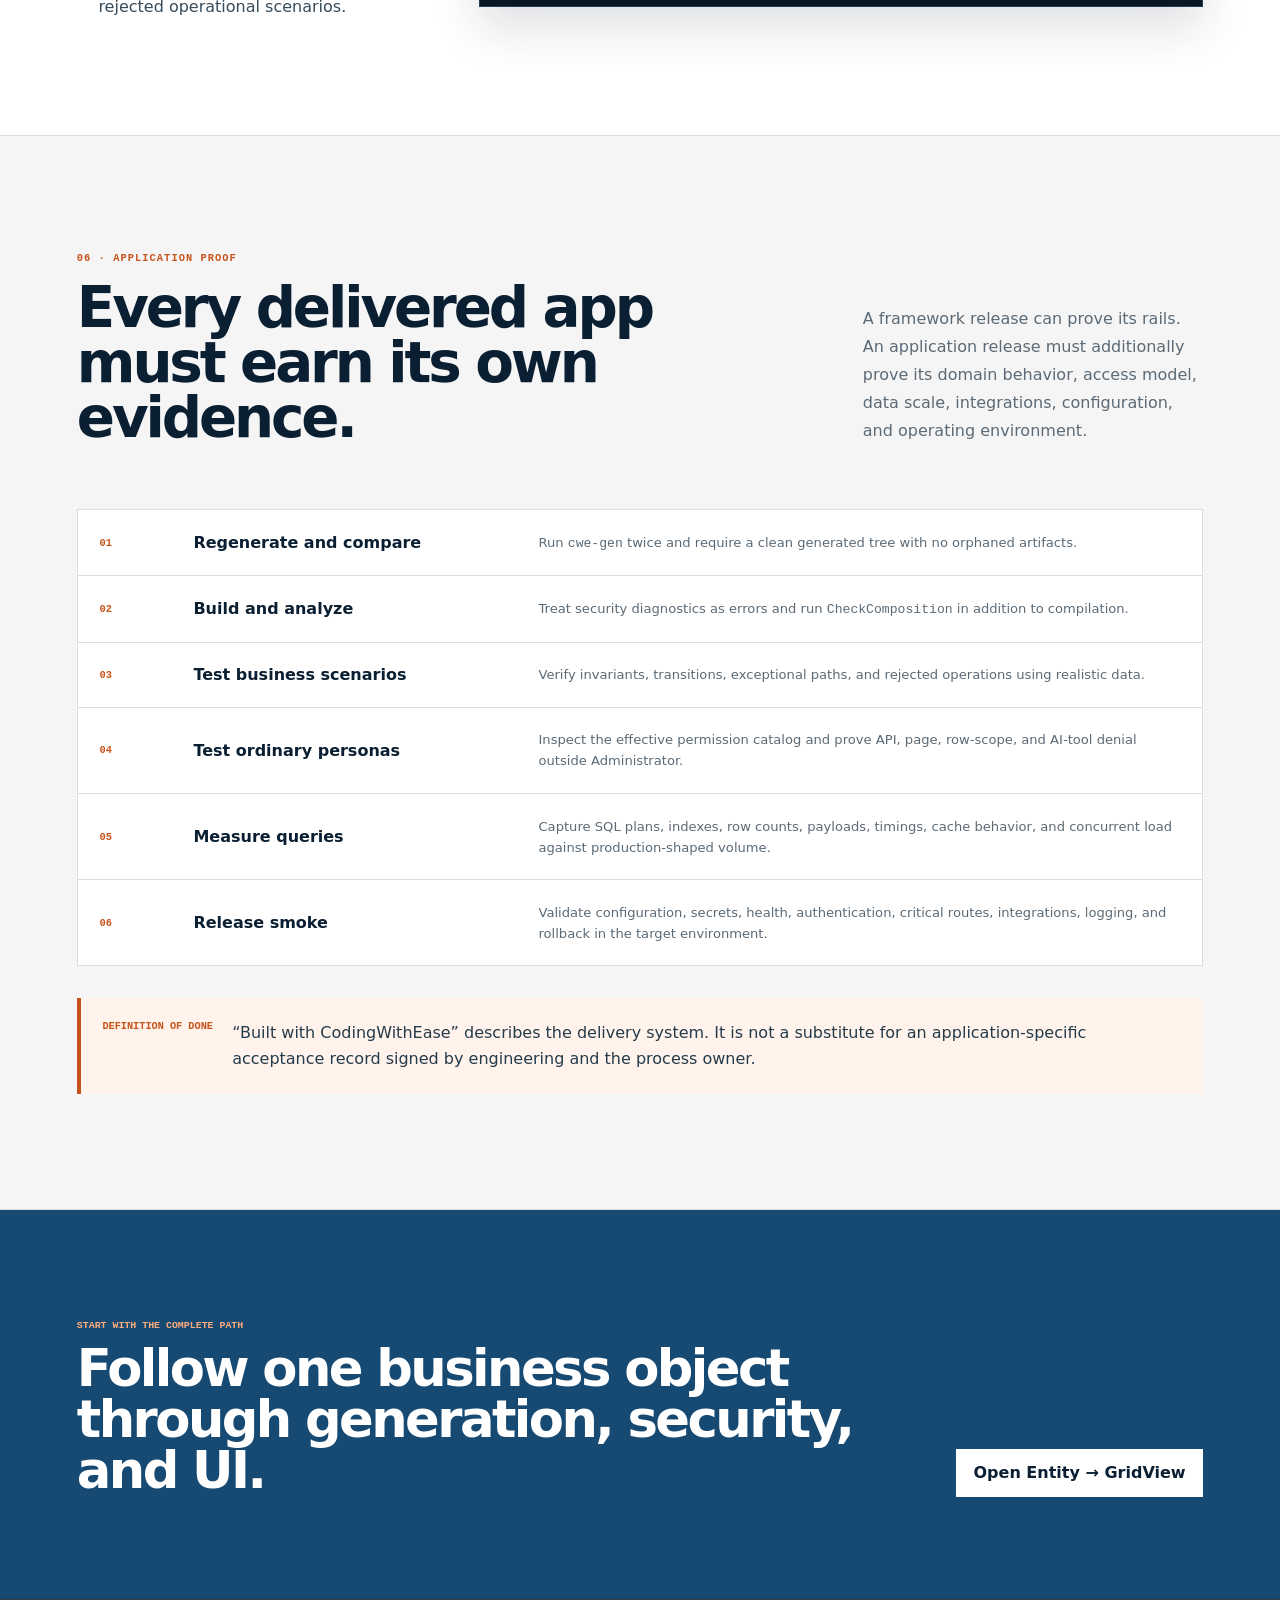
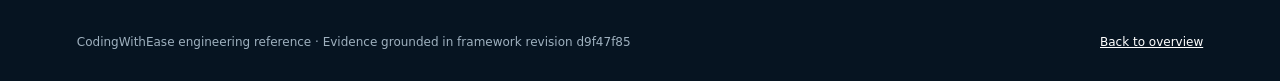
<file: evidence.html>
<!doctype html>
<html lang="en">
<head>
  <meta charset="utf-8">
  <meta name="viewport" content="width=device-width, initial-scale=1">
  <title>Evidence & Responsibilities | CodingWithEase Engineering</title>
  <meta name="description" content="Measured CodingWithEase guardrails, verification examples, and the explicit boundary between framework infrastructure and developer responsibility.">
  <meta name="robots" content="index, follow, max-image-preview:large, max-snippet:-1, max-video-preview:-1">
  <meta name="googlebot" content="index, follow, max-image-preview:large, max-snippet:-1, max-video-preview:-1">
  <meta name="bingbot" content="index, follow, max-image-preview:large, max-snippet:-1, max-video-preview:-1">
  <meta name="author" content="Lucian Bumb, Elgibe Solutions">
  <meta name="creator" content="Lucian Bumb">
  <meta name="publisher" content="Elgibe Solutions">
  <meta name="application-name" content="CodingWithEase">
  <meta name="theme-color" content="#0b1f33">
  <meta name="color-scheme" content="light">
  <meta name="referrer" content="strict-origin-when-cross-origin">
  <link rel="canonical" href="https://coding-with-ease.net/evidence.html">
  <link rel="alternate" hreflang="en" href="https://coding-with-ease.net/evidence.html">
  <link rel="alternate" hreflang="x-default" href="https://coding-with-ease.net/evidence.html">
  <link rel="alternate" type="text/plain" href="https://coding-with-ease.net/llms.txt" title="CodingWithEase AI-readable summary">
  <link rel="author" href="/humans.txt">
  <link rel="manifest" href="/site.webmanifest">
  <link rel="icon" href="/assets/brand/favicon.ico" sizes="any">
  <link rel="icon" type="image/png" sizes="32x32" href="/assets/brand/cwe-logo-32.png">
  <link rel="apple-touch-icon" sizes="180x180" href="/assets/brand/cwe-logo-180.png">
  <meta property="og:type" content="article">
  <meta property="og:url" content="https://coding-with-ease.net/evidence.html">
  <meta property="og:title" content="Evidence &amp; Responsibilities | CodingWithEase Engineering">
  <meta property="og:description" content="Framework guardrails, measured examples, and developer responsibility for business rules, security policy, query correctness, and performance.">
  <meta property="og:site_name" content="CodingWithEase">
  <meta property="og:locale" content="en_US">
  <meta property="og:image" content="https://coding-with-ease.net/assets/brand/coding-with-ease-social-1200x630.png">
  <meta property="og:image:secure_url" content="https://coding-with-ease.net/assets/brand/coding-with-ease-social-1200x630.png">
  <meta property="og:image:type" content="image/png">
  <meta property="og:image:width" content="1200">
  <meta property="og:image:height" content="630">
  <meta property="og:image:alt" content="CodingWithEase — Business software, engineered.">
  <meta name="twitter:card" content="summary_large_image">
  <meta name="twitter:title" content="Evidence &amp; Responsibilities | CodingWithEase Engineering">
  <meta name="twitter:description" content="See what the framework enforces, what the developer must prove, and which claims require application-specific evidence.">
  <meta name="twitter:image" content="https://coding-with-ease.net/assets/brand/coding-with-ease-social-1200x630.png">
  <meta name="twitter:image:alt" content="CodingWithEase — Business software, engineered.">
  <script type="application/ld+json">
  {
    "@context": "https://schema.org",
    "@type": "TechArticle",
    "headline": "The framework owns the rails. The developer owns the result.",
    "description": "Measured CodingWithEase guardrails, verification examples, and the explicit boundary between framework infrastructure and developer responsibility.",
    "url": "https://coding-with-ease.net/evidence.html",
    "mainEntityOfPage": "https://coding-with-ease.net/evidence.html",
    "image": "https://coding-with-ease.net/assets/brand/coding-with-ease-social-1200x630.png",
    "dateModified": "2026-08-26",
    "inLanguage": "en",
    "author": { "@type": "Person", "name": "Lucian Bumb" },
    "publisher": { "@type": "Organization", "name": "Elgibe Solutions", "url": "https://elgibesolutions.net/en" },
    "isPartOf": { "@type": "WebSite", "name": "CodingWithEase", "url": "https://coding-with-ease.net/" }
  }
  </script>
  <link rel="stylesheet" href="assets/styles.css">
  <link rel="stylesheet" href="assets/engineering.css">
</head>
<body class="engineering-body">
  <header class="site-header docs-header" data-header><a class="brand" href="index.html" aria-label="CodingWithEase home"><img class="brand-logo" src="assets/brand/cwe-logo-64.png" width="32" height="32" alt=""><span class="brand-name">CodingWithEase</span></a><button class="nav-toggle" type="button" aria-expanded="false" aria-controls="site-navigation" aria-label="Open navigation" data-nav-toggle><span class="nav-toggle-lines" aria-hidden="true"></span></button><nav class="site-nav" id="site-navigation" aria-label="Primary" data-site-nav><a class="docs-home" href="index.html">Home</a><a href="about.html">About</a><div class="mobile-nav-group"><span>Engineering reference</span><a href="engineering.html">Entity to GridView</a><a href="ai-agents.html">AI coding agents</a><a href="permissions.html">Permissions</a><a href="localization.html">Localization</a><a href="evidence.html" aria-current="page">Evidence &amp; responsibilities</a></div><a class="nav-cta" href="https://elgibesolutions.net/en/contact">Work with Elgibe</a></nav></header>
  <nav class="engineering-tabs" aria-label="Engineering reference"><div class="engineering-tabs-inner"><a href="engineering.html">Entity → GridView</a><a href="ai-agents.html">AI coding agents</a><a href="permissions.html">Permissions</a><a href="localization.html">Localization</a><a class="active" href="evidence.html" aria-current="page">Evidence &amp; responsibilities</a></div></nav>

  <main>
    <section class="tech-hero"><div class="tech-shell tech-hero-grid">
      <div><p class="tech-kicker">Engineering reference · 05</p><h1>The framework owns the rails.<br>The developer owns the <em>result.</em></h1><p class="tech-lead">CodingWithEase standardizes infrastructure, generates security boundaries, and detects known unsafe shapes. It does not invent correct business rules, prove that a custom query is fast, or remove the need for engineering review. Enterprise quality comes from making that responsibility explicit and verifiable.</p><div class="tech-meta"><span>Measured guardrails</span><span>Explicit ownership</span><span>App-specific proof</span></div></div>
      <div class="code-window" aria-label="Application ownership zones"><div class="code-window-bar"><span>Application ownership map</span><strong>Different rules by folder</strong></div><pre><code><span class="type">Entities/ Commands/ Queries/</span>
<span class="type">Services/ Security/ Components/</span>
  <span class="comment">Engineer + agent author business intent</span>

<span class="attr">Framework/</span>
  <span class="comment">cwe-gen only · never hand-edit</span>

<span class="attr">Platform/</span>
  <span class="comment">Framework-managed · documented extension points only</span>

<span class="type">Tests/</span>
  <span class="comment">Engineer proves the application behavior</span></code></pre><div class="code-window-bar"><span>Rule</span><strong>Generated boundaries are not an agent playground</strong></div></div>
    </div></section>

    <section class="article-section"><div class="tech-shell">
      <div class="article-heading"><div><span class="section-number">00 · RESPONSIBILITY CONTRACT</span><h2>Automation removes repetition—not accountability.</h2></div><p>The framework can make safe mechanics the default and unsafe shortcuts visible. Only the application team knows whether the business decision, data scope, response time, and operational outcome are correct.</p></div>
      <figure class="engineering-diagram"><a href="assets/diagrams/engineering-responsibility.svg" aria-label="Open the full-size engineering responsibility diagram"><img src="assets/diagrams/engineering-responsibility.svg" width="1440" height="810" loading="lazy" alt="Responsibility boundary showing framework-owned deterministic infrastructure beside developer-owned business correctness, security policy, query performance, and application evidence."></a><figcaption><strong>Responsibility boundary</strong><span>Automation removes repetition; the delivery team remains accountable for the application.</span></figcaption></figure>
      <table class="attack-table"><thead><tr><th>Concern</th><th>Framework responsibility</th><th>Developer responsibility</th><th>Required evidence</th></tr></thead><tbody>
        <tr><td>Business rules</td><td>Provides entities, commands, validation hooks, transactions, audit, and test structure.</td><td>Defines invariants, state transitions, approvals, ownership, exceptional paths, and domain tests.</td><td>Scenario tests agreed with process owners.</td></tr>
        <tr><td>Authorization</td><td>Generates keys, catalogs, authenticated endpoints, handler checks, permission-aware operations, and fail-closed client gates.</td><td>Chooses public capabilities, role grants, row scopes, ownership rules, and tests ordinary users.</td><td>Catalog dump, grant tests, scoped-query tests, and denied hostile requests.</td></tr>
        <tr><td>Query correctness</td><td>Supplies typed query options, projection allow-lists, safe filtering, deterministic paging, and diagnostics.</td><td>Writes the actual predicate, joins, projection, ordering semantics, and complete data scope.</td><td>Known datasets, edge cases, and result assertions.</td></tr>
        <tr><td>Query performance</td><td>Warns about unbounded collections, supports paging and caching, and exposes unsafe cache declarations.</td><td>Measures query plans and payloads, selects indexes, avoids N+1 work, chooses paging, and validates production-scale data.</td><td>Plans, timings, row counts, payload size, and load tests.</td></tr>
        <tr><td>Caching</td><td>Partitions by caller and permission set, invalidates declared tags, and safely disables undeclared custom-query caching.</td><td>Declares every data dependency or opts out when time, external systems, or opaque services affect the result.</td><td>Freshness tests before and after relevant writes and permission changes.</td></tr>
        <tr><td>Custom code and dependencies</td><td>Protects framework-owned paths and detects several boundary violations.</td><td>Reviews custom integrations, secrets, package risk, error handling, deployment, and operational monitoring.</td><td>Threat review, dependency scanning, configuration review, and release smoke.</td></tr>
      </tbody></table>
      <div class="truth-callout"><strong>Honest boundary</strong><p>A framework cannot guarantee that an application has zero vulnerabilities. CodingWithEase reduces vulnerability classes by centralizing and protecting security infrastructure; the application still requires correct policy decisions, custom-code review, dependency maintenance, configuration, and adversarial testing.</p></div>
    </div></section>

    <section class="article-section surface"><div class="tech-shell">
      <div class="article-heading"><div><span class="section-number">01 · SECURITY BY CONSTRUCTION</span><h2>Agents declare capability. They do not rewrite the checkpoints.</h2></div><p>The high-risk mechanics live in generated or framework-managed zones. The agent works through entities, commands, queries, permissions, scopes, and components; regeneration recreates the same enforcement chain from that declared intent.</p></div>
      <div class="security-chain"><article><span>01</span><h3>Declare surface</h3><p>The entity CRUD mask and custom methods state which capabilities may exist.</p></article><article><span>02</span><h3>Generate contract</h3><p>Keys, DTOs, operations, endpoints, handlers, and AI descriptors are emitted together.</p></article><article class="enforced"><span>03</span><h3>Protect rails</h3><p><code>Framework/</code> is generator-owned. Infrastructure changes belong in the framework, not an app-agent patch.</p></article><article><span>04</span><h3>Enforce server</h3><p>Every protected handler evaluates the current caller independently of browser state.</p></article><article><span>05</span><h3>Probe failure</h3><p>Tests and analyzers deliberately attempt unsafe paths and require the build or request to fail.</p></article></div>
      <div class="explain-grid spaced-grid"><div class="code-panel"><div class="code-panel-header"><span>Read-only / append-only declaration</span><strong>STRUCTURAL SECURITY</strong></div><pre><code><span class="comment">// Read-only: no Create, Update, or Delete artifacts exist.</span>
<span class="attr">[CxEntity(Crud = CxCrud.View)]</span>
<span class="kw">public partial class</span> <span class="type">ReleasedSpecification</span> { ... }

<span class="comment">// Append-only: Update and Delete are absent everywhere.</span>
<span class="attr">[CxEntity(Crud = CxCrud.View | CxCrud.Create)]</span>
<span class="kw">public partial class</span> <span class="type">AuditObservation</span> { ... }</code></pre></div><div class="explain-copy"><h3>Absence is stronger than a hidden button</h3><p>A verb outside the declared mask generates no command, endpoint, operations method, permission key, catalog entry, or AI tool. A read-only contract cannot bind to an editable grid: the mistake becomes a compile error.</p><ul><li>One declaration controls the entire generated surface.</li><li>The browser cannot call an endpoint that was never emitted.</li><li>The runtime assistant cannot discover a tool that does not exist.</li><li>Regeneration removes orphaned artifacts after model changes.</li></ul></div></div>
    </div></section>

    <section class="article-section"><div class="tech-shell">
      <div class="article-heading"><div><span class="section-number">02 · MEASURED FAILURE CASES</span><h2>Guardrails exist because plausible code failed in real applications.</h2></div><p>These examples are recorded in the current framework documentation and release probes. They show both the benefit of automation and the point where human judgment remains necessary.</p></div>
      <div class="determinism-grid"><article><span>CWE0111 · performance</span><h3>3,378 rows for a 25-row grid</h3><p>A real query transferred 740 KB; only 0.7% of the payload was useful on first paint. The analyzer now warns on bare collection queries, but the developer must choose paging or justify a domain bound.</p></article><article><span>CWE0124 · cache correctness</span><h3>4 of 12 queries had incomplete tags</h3><p>Those queries read an entity not represented by their cache tags. Custom queries now default to no cache until the author declares dependencies or explicitly chooses zero duration.</p></article><article><span>CWE0205 · security</span><h3>A successful write skipped every rail</h3><p>Synchronous <code>SaveChanges()</code> bypassed validation, authorization, audit, cache reset, files, and events. It is now a build error, and release verification mutates a real call to prove the diagnostic fires.</p></article><article><span>CRUD mask · invariant</span><h3>Generated CRUD once exceeded the domain</h3><p>An immutable document version received Update and Delete. CRUD masks now remove forbidden verbs across server, client, permission, and AI surfaces in lockstep.</p></article><article><span>Permission chain · intent</span><h3>Green builds are not enough</h3><p>The effective permission catalog can be dumped after generation so the constant, grant, and handler key can be compared. Ordinary-persona tests prove denial where Administrator would hide a defect.</p></article><article><span>Security harness · application</span><h3>Rules run against a real data context</h3><p>The starter includes role composition, permission gate, scope policy, and scoped-query tests using the real permission-set implementation over in-memory SQLite.</p></article></div>
      <div class="truth-callout"><strong>Evidence level</strong><p>These are framework-level findings and safeguards, grounded in revision <code>d9f47f85</code>. They do not automatically certify a particular customer application; each app must publish its own build, security, correctness, and performance results.</p></div>
    </div></section>

    <section class="article-section surface"><div class="tech-shell">
      <div class="article-heading"><div><span class="section-number">03 · QUERY EXAMPLE</span><h2>The analyzer can identify risk. Only the developer can choose the right answer.</h2></div><p>“Return a list” does not reveal whether the domain contains five rows or five million. Silently clamping would turn a performance defect into missing data, so CodingWithEase asks the author to state the intended shape.</p></div>
      <div class="explain-grid"><div class="code-panel"><div class="code-panel-header"><span>Unbounded collection</span><strong>CWE0111 WARNING</strong></div><pre><code><span class="attr">[CxQuery]</span>
<span class="kw">public static</span> Task&lt;List&lt;ShiftRow&gt;&gt; GetProgramShifts(
    ApplicationDbContext db,
    Guid workProgramId)

<span class="comment">// How many shifts can this return?</span></code></pre></div><div class="code-panel"><div class="code-panel-header"><span>Growing data set</span><strong>DEVELOPER DECISION: PAGE IT</strong></div><pre><code><span class="attr">[CxQuery]</span>
<span class="kw">public static</span> Task&lt;CxPagedResult&lt;ShiftRow&gt;&gt;
    GetProgramShifts(
        ApplicationDbContext db,
        Guid workProgramId,
        CxQueryOptions options)

<span class="comment">// Measure the plan and index for real data.</span></code></pre></div></div>
      <div class="explain-grid spaced-grid compact"><div class="code-panel"><div class="code-panel-header"><span>Small by business definition</span><strong>DEVELOPER DECISION: STATE THE BOUND</strong></div><pre><code><span class="attr">[CxQuery]</span>
<span class="attr">[CxBoundedResult(50,
  <span class="str">"One plant's job titles; bounded by the org chart."</span>)]</span>
<span class="kw">public static</span> Task&lt;List&lt;JobTitle&gt;&gt;
    GetJobTitles(ApplicationDbContext db)

<span class="comment">// Runtime guard logs if the claim becomes false.</span></code></pre></div><div class="explain-copy"><h3>Performance remains application engineering</h3><p>The framework provides paging, safe filters, deterministic sorting, cache infrastructure, and warnings. The developer still reviews generated SQL, projections, indexes, cardinality, payload size, N+1 behavior, concurrency, and response time using production-shaped data.</p><ul><li>A warning is a review trigger, not a performance certificate.</li><li>A bounded-result attribute is a domain claim, not a database limit.</li><li>Cache can hide latency while preserving a poor query.</li><li>Performance budgets belong to each application and workflow.</li></ul></div></div>
    </div></section>

    <section class="article-section"><div class="tech-shell">
      <div class="article-heading"><div><span class="section-number">04 · CACHE EXAMPLE</span><h2>Safe defaults cannot infer opaque business dependencies.</h2></div><p>Caller and permission partitioning prevent cross-user reuse. Write-time tags keep declared data fresh. A query that reads through a service, external API, clock, or another entity still needs an explicit developer decision.</p></div>
      <div class="explain-grid"><div class="code-panel"><div class="code-panel-header"><span>Database dependencies</span><strong>DECLARE INVALIDATION</strong></div><pre><code><span class="attr">[CxQuery(Tags = <span class="kw">new</span>[] {
    nameof(Department),
    nameof(Employee)
})]</span>
<span class="kw">public static</span> Task&lt;HeadcountRow&gt;
    GetHeadcount(ApplicationDbContext db, ...)</code></pre></div><div class="code-panel"><div class="code-panel-header"><span>External or time-sensitive result</span><strong>OPT OUT</strong></div><pre><code><span class="attr">[CxQuery(CacheSeconds = 0)]</span>
<span class="kw">public static</span> Task&lt;MachineState&gt;
    GetLiveMachineState(
        IMachineGateway gateway,
        CancellationToken ct)

<span class="comment">// A database write cannot invalidate this value.</span></code></pre></div></div>
    </div></section>

    <section class="article-section surface"><div class="tech-shell">
      <div class="article-heading"><div><span class="section-number">05 · BUSINESS-RULE EXAMPLE</span><h2>The framework secures the command. The developer defines what “allowed” means.</h2></div><p>Generated infrastructure can authenticate, authorize, validate the request shape, open the transaction, stamp audit fields, publish events, and normalize errors. It cannot decide the factory’s approval policy.</p></div>
      <div class="explain-grid"><div class="explain-copy"><h3>Business meaning stays authored</h3><p>This command’s permission says who may attempt approval. The method body states when approval is valid for the business.</p><ul><li>Correct lifecycle states come from domain experts.</li><li>Separation-of-duties rules are application policy.</li><li>Cut-off times and tolerance limits are business decisions.</li><li>Tests must cover accepted and rejected operational scenarios.</li></ul></div><div class="code-panel"><div class="code-panel-header"><span>ApproveHours.cs · conceptual</span><strong>DEVELOPER-OWNED SEMANTICS</strong></div><pre><code><span class="attr">[CxCommand(Permission = TimePermissions.Approve)]</span>
<span class="kw">public static async</span> Task&lt;CxResult&gt; ApproveHours(
    ApplicationDbContext db,
    ApproveHours request,
    CancellationToken ct)
{
    <span class="kw">var</span> entry = <span class="kw">await</span> db.TimeEntries.FindAsync(...);

    <span class="kw">if</span> (entry.Status != TimeStatus.Submitted)
        <span class="kw">return</span> CxResult.Failure(<span class="str">"Only submitted time can be approved."</span>);

    <span class="kw">if</span> (entry.EmployeeId == request.ApproverEmployeeId)
        <span class="kw">return</span> CxResult.Failure(<span class="str">"Self-approval is not allowed."</span>);

    entry.Approve(request.ApproverEmployeeId);
    <span class="kw">await</span> db.SaveChangesAsync(ct);
    <span class="kw">return</span> CxResult.Success();
}</code></pre></div></div>
    </div></section>

    <section class="article-section"><div class="tech-shell">
      <div class="article-heading"><div><span class="section-number">06 · APPLICATION PROOF</span><h2>Every delivered app must earn its own evidence.</h2></div><p>A framework release can prove its rails. An application release must additionally prove its domain behavior, access model, data scale, integrations, configuration, and operating environment.</p></div>
      <div class="rail-list"><article><span>01</span><h3>Regenerate and compare</h3><p>Run <code>cwe-gen</code> twice and require a clean generated tree with no orphaned artifacts.</p></article><article><span>02</span><h3>Build and analyze</h3><p>Treat security diagnostics as errors and run <code>CheckComposition</code> in addition to compilation.</p></article><article><span>03</span><h3>Test business scenarios</h3><p>Verify invariants, transitions, exceptional paths, and rejected operations using realistic data.</p></article><article><span>04</span><h3>Test ordinary personas</h3><p>Inspect the effective permission catalog and prove API, page, row-scope, and AI-tool denial outside Administrator.</p></article><article><span>05</span><h3>Measure queries</h3><p>Capture SQL plans, indexes, row counts, payloads, timings, cache behavior, and concurrent load against production-shaped volume.</p></article><article><span>06</span><h3>Release smoke</h3><p>Validate configuration, secrets, health, authentication, critical routes, integrations, logging, and rollback in the target environment.</p></article></div>
      <div class="truth-callout"><strong>Definition of done</strong><p>“Built with CodingWithEase” describes the delivery system. It is not a substitute for an application-specific acceptance record signed by engineering and the process owner.</p></div>
    </div></section>

    <section class="page-next"><div class="tech-shell"><div><span>Start with the complete path</span><h2>Follow one business object through generation, security, and UI.</h2></div><a href="engineering.html">Open Entity → GridView</a></div></section>
  </main>
  <footer class="engineering-footer"><div class="tech-shell"><span>CodingWithEase engineering reference · Evidence grounded in framework revision d9f47f85</span><a href="index.html">Back to overview</a></div></footer>
  <script src="assets/site.js" defer></script>
</body>
</html>
</file>
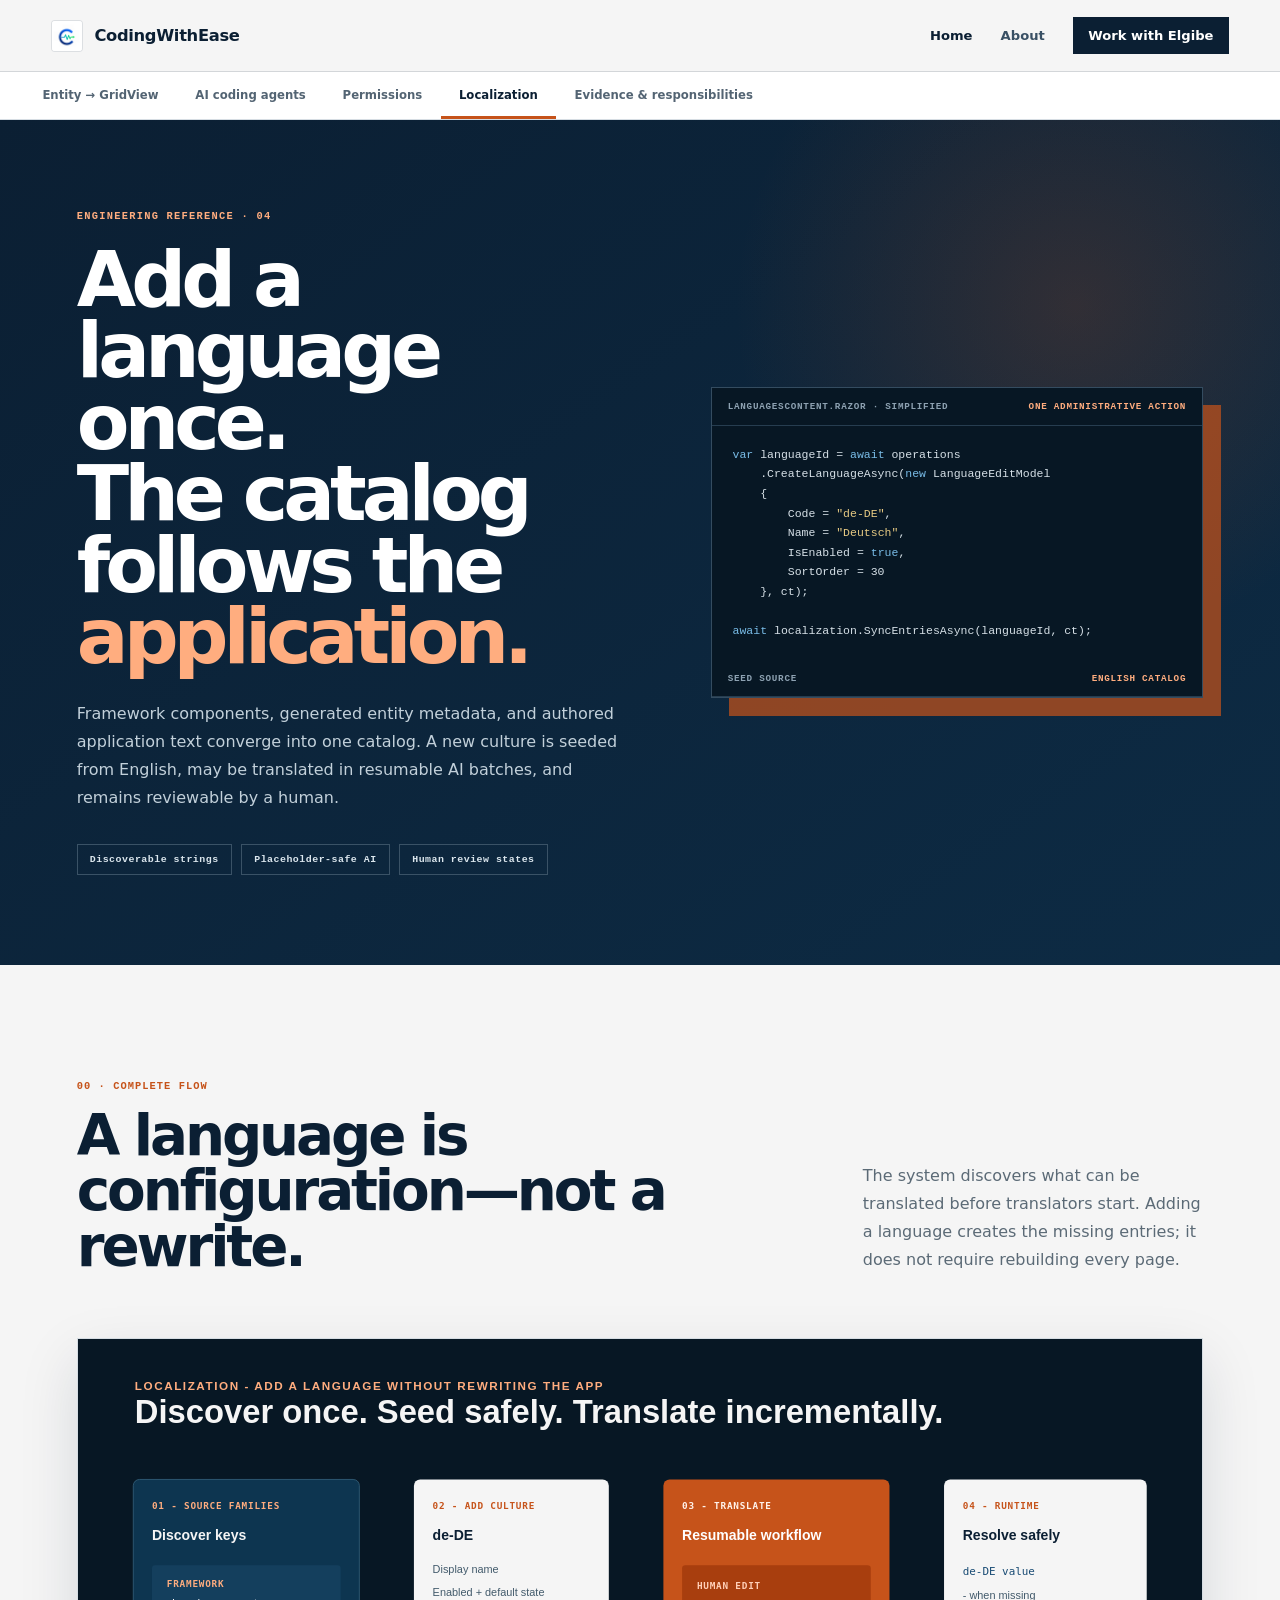
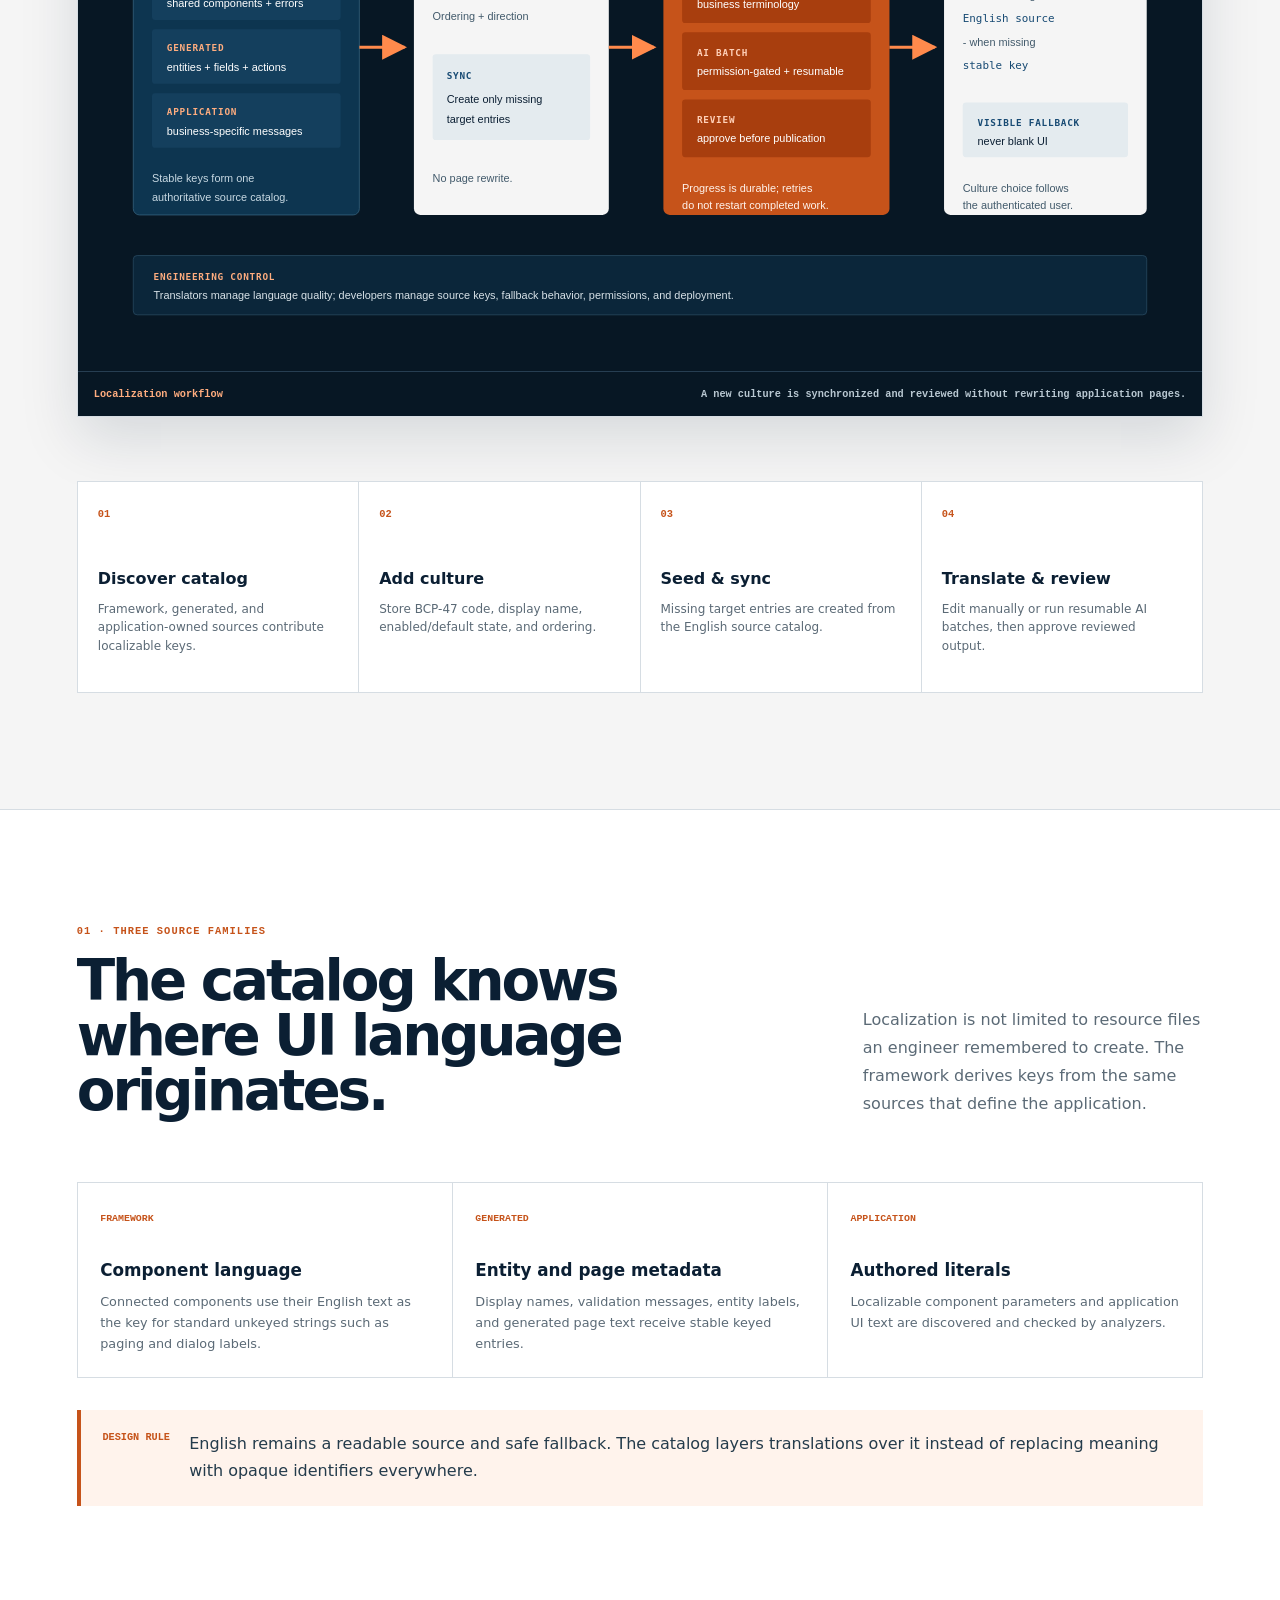
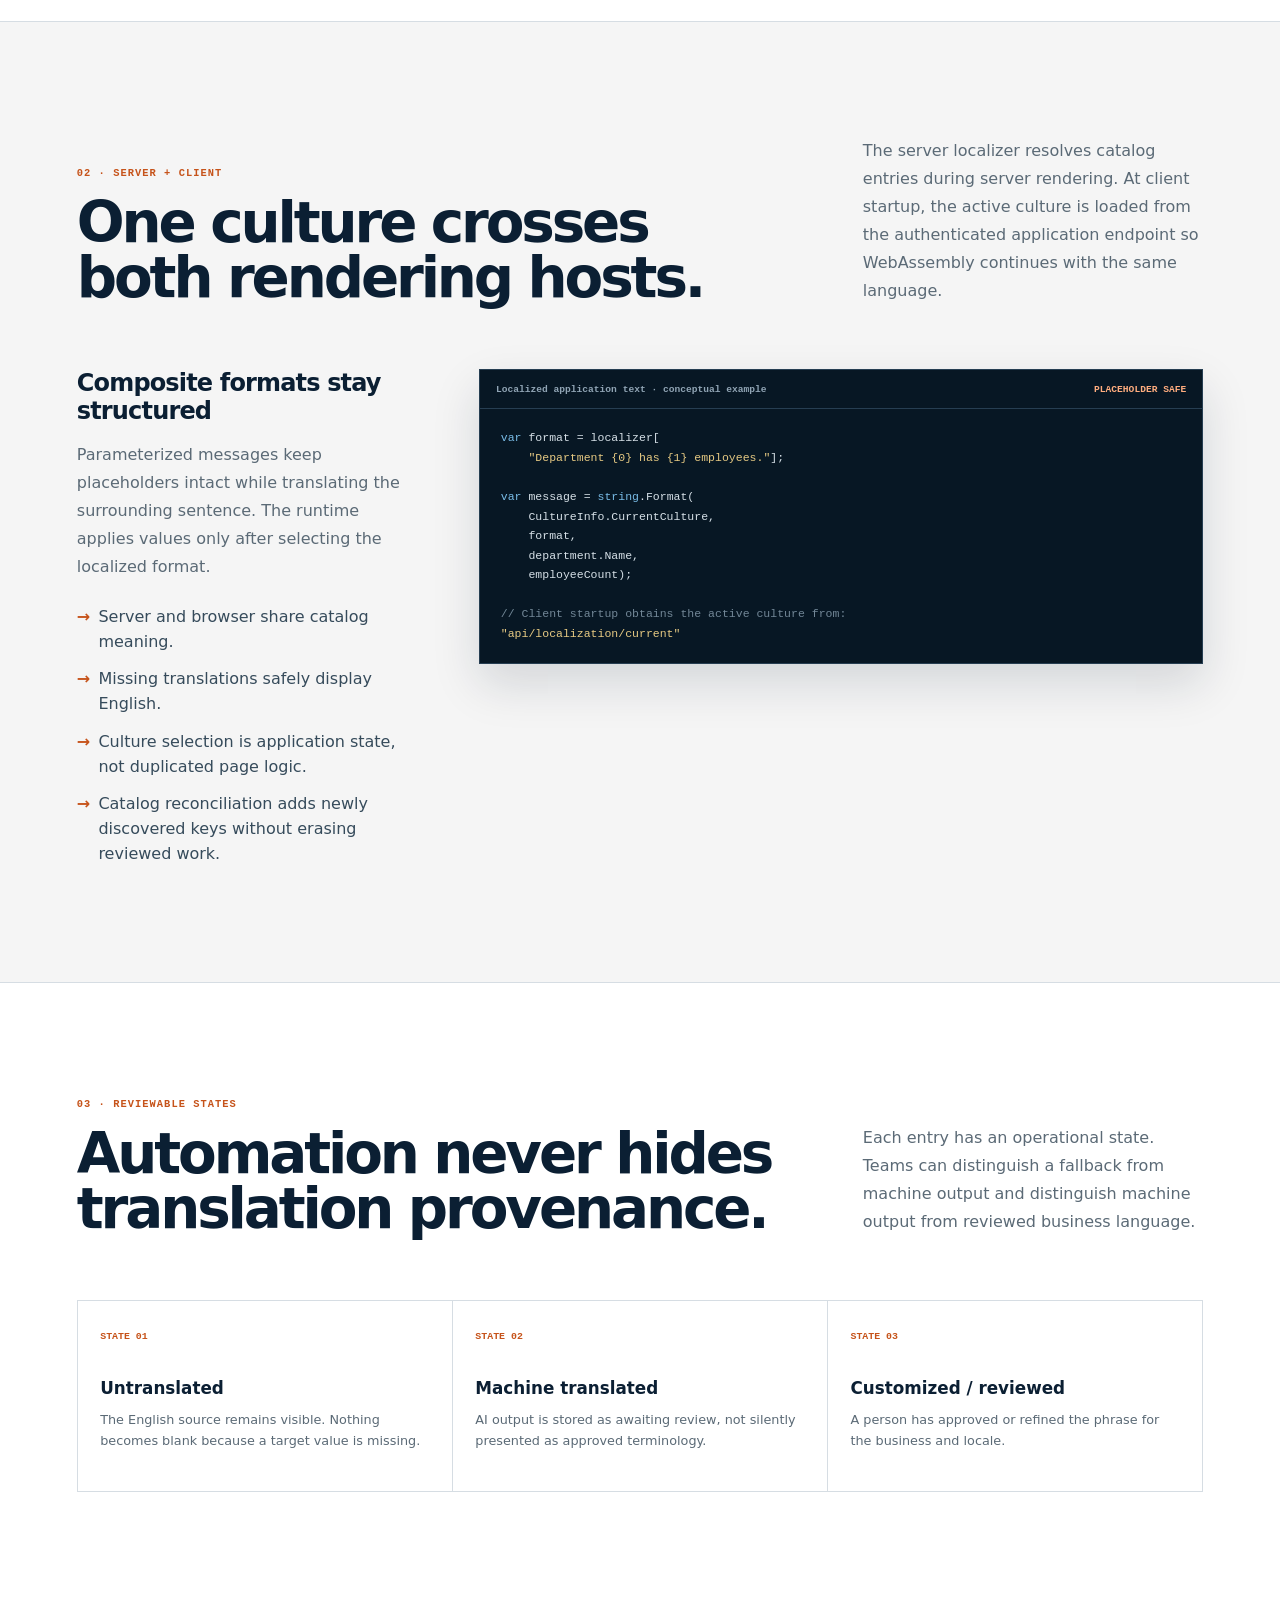
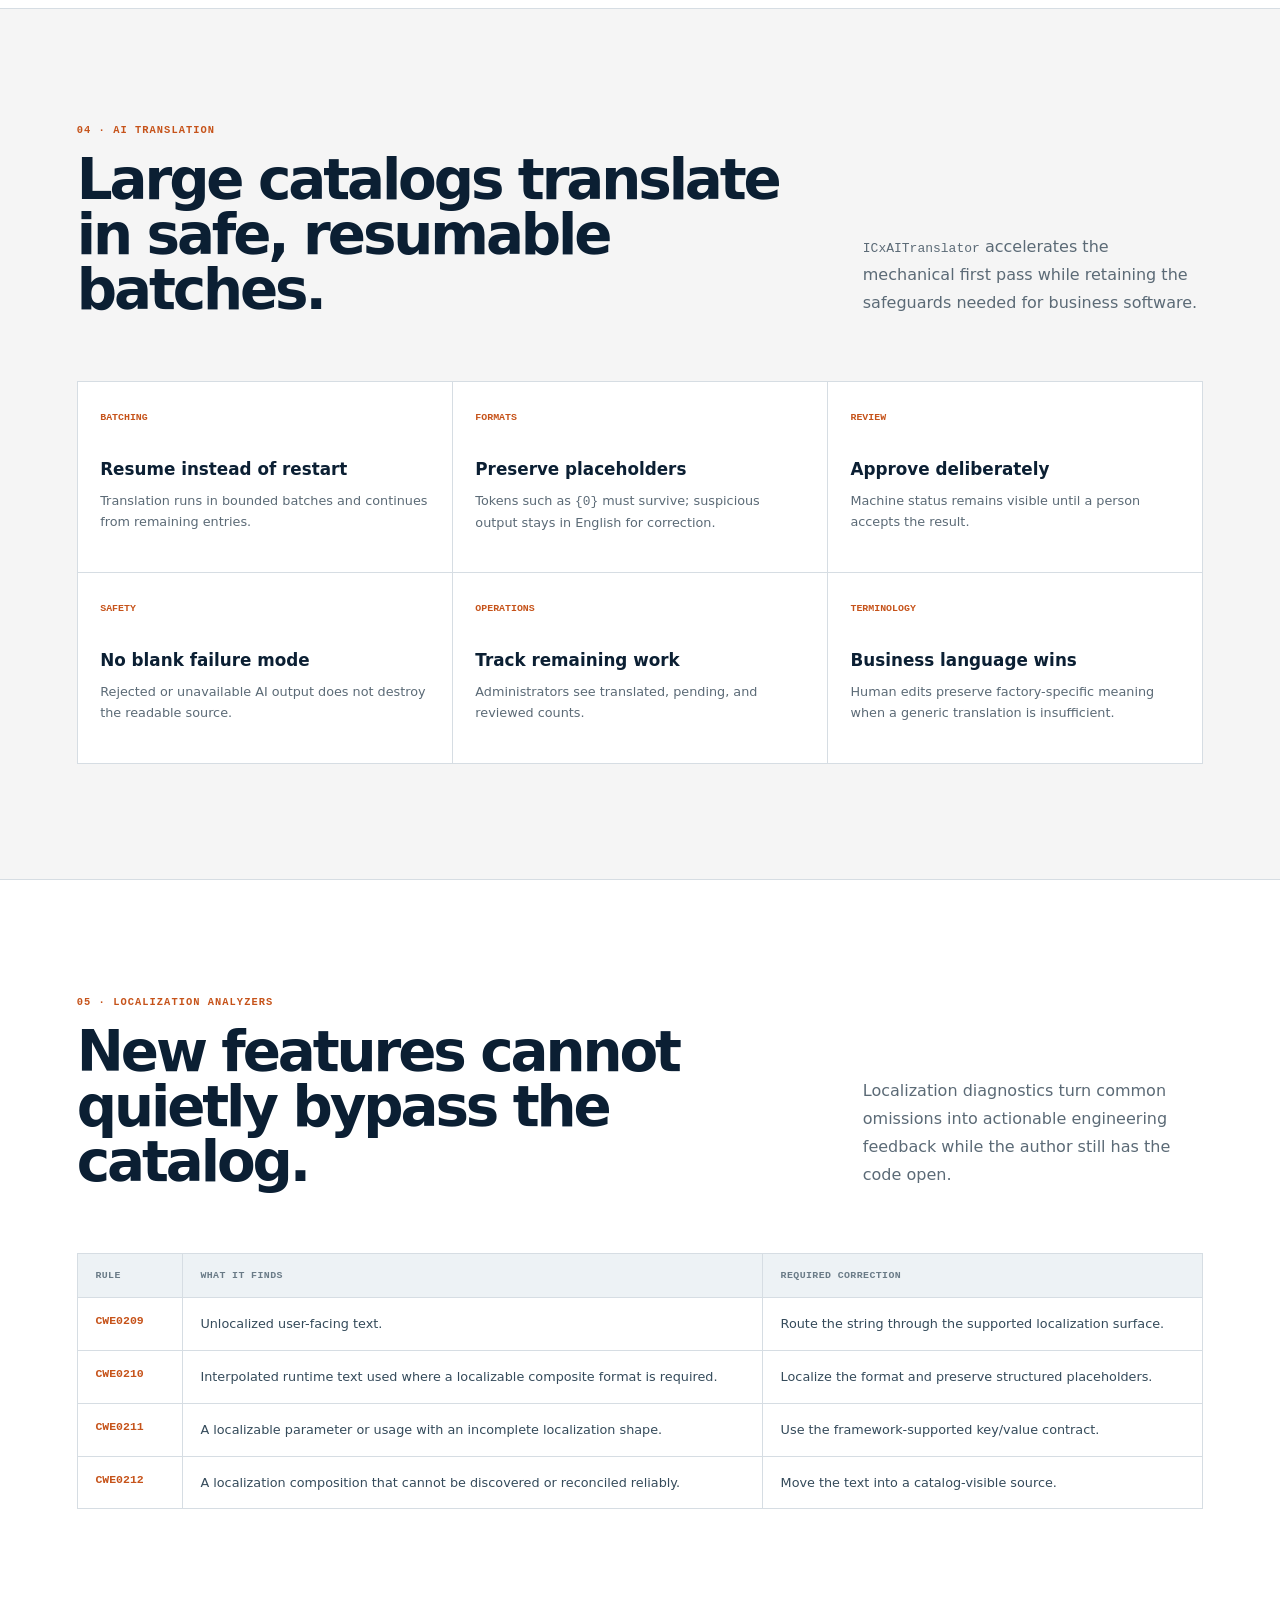
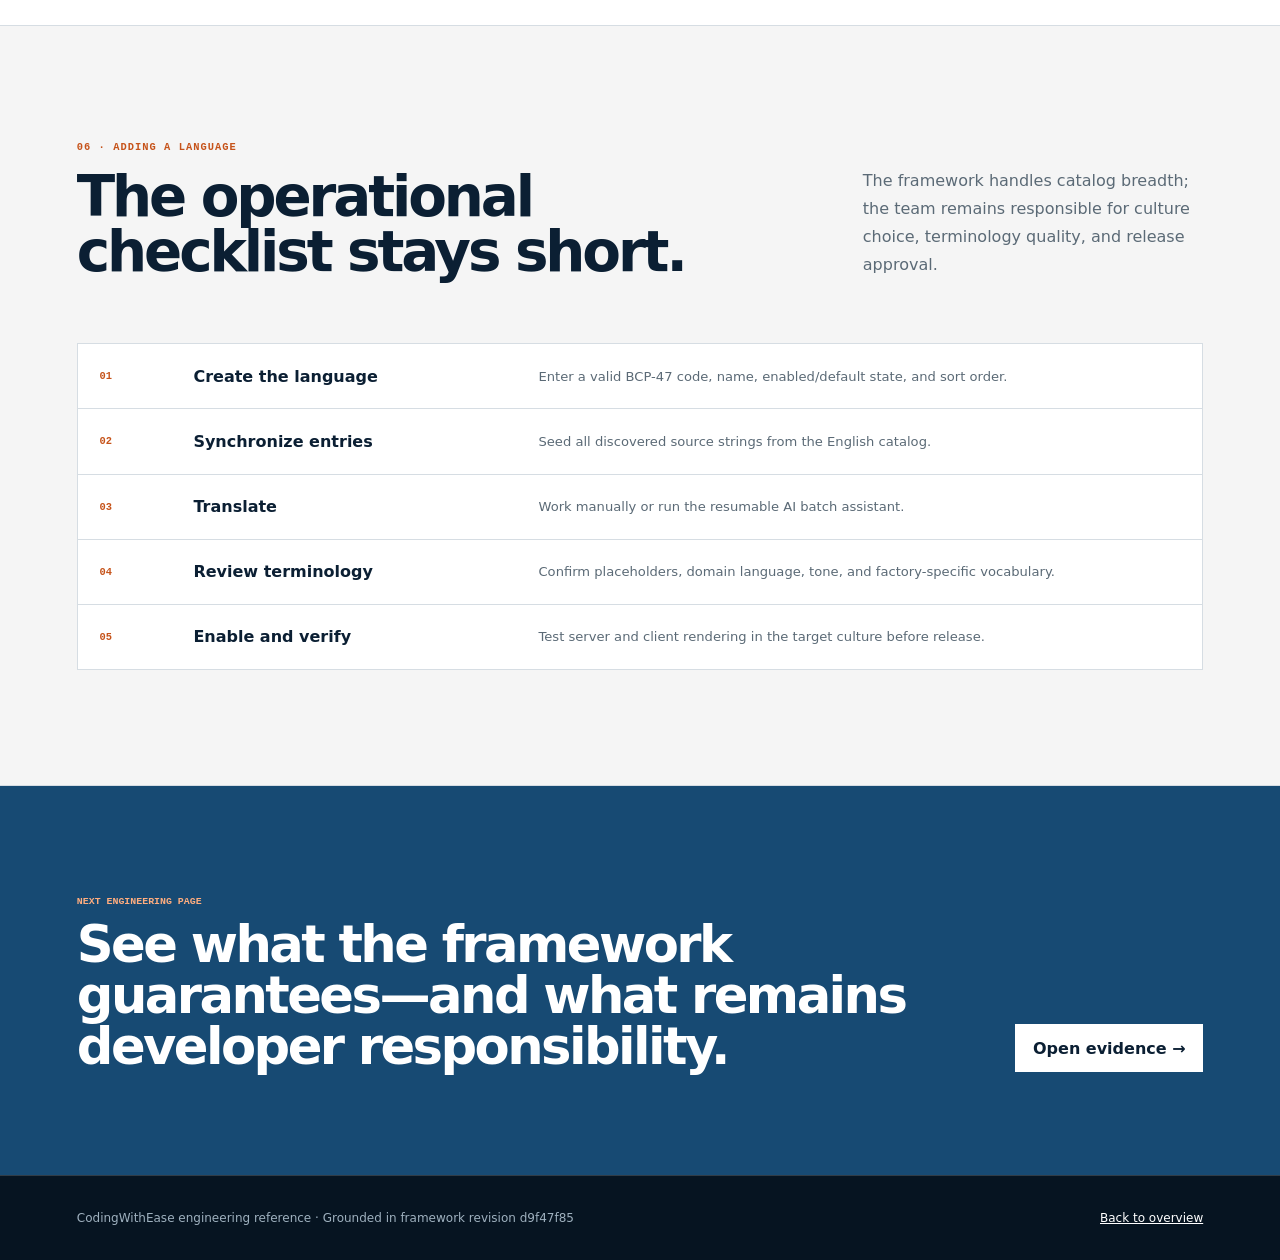
<file: localization.html>
<!doctype html>
<html lang="en">
<head>
  <meta charset="utf-8">
  <meta name="viewport" content="width=device-width, initial-scale=1">
  <title>Localization | CodingWithEase Engineering</title>
  <meta name="description" content="How CodingWithEase discovers localizable text, seeds a new language, loads culture on server and client, and supports reviewed AI translation.">
  <meta name="robots" content="index, follow, max-image-preview:large, max-snippet:-1, max-video-preview:-1">
  <meta name="googlebot" content="index, follow, max-image-preview:large, max-snippet:-1, max-video-preview:-1">
  <meta name="bingbot" content="index, follow, max-image-preview:large, max-snippet:-1, max-video-preview:-1">
  <meta name="author" content="Lucian Bumb, Elgibe Solutions">
  <meta name="creator" content="Lucian Bumb">
  <meta name="publisher" content="Elgibe Solutions">
  <meta name="application-name" content="CodingWithEase">
  <meta name="theme-color" content="#0b1f33">
  <meta name="color-scheme" content="light">
  <meta name="referrer" content="strict-origin-when-cross-origin">
  <link rel="canonical" href="https://coding-with-ease.net/localization.html">
  <link rel="alternate" hreflang="en" href="https://coding-with-ease.net/localization.html">
  <link rel="alternate" hreflang="x-default" href="https://coding-with-ease.net/localization.html">
  <link rel="alternate" type="text/plain" href="https://coding-with-ease.net/llms.txt" title="CodingWithEase AI-readable summary">
  <link rel="author" href="/humans.txt">
  <link rel="manifest" href="/site.webmanifest">
  <link rel="icon" href="/assets/brand/favicon.ico" sizes="any">
  <link rel="icon" type="image/png" sizes="32x32" href="/assets/brand/cwe-logo-32.png">
  <link rel="apple-touch-icon" sizes="180x180" href="/assets/brand/cwe-logo-180.png">
  <meta property="og:type" content="article">
  <meta property="og:url" content="https://coding-with-ease.net/localization.html">
  <meta property="og:title" content="Localization | CodingWithEase Engineering">
  <meta property="og:description" content="Discover localizable text, add cultures, seed missing entries, run reviewed AI-assisted translations, and retain safe fallback behavior.">
  <meta property="og:site_name" content="CodingWithEase">
  <meta property="og:locale" content="en_US">
  <meta property="og:image" content="https://coding-with-ease.net/assets/brand/coding-with-ease-social-1200x630.png">
  <meta property="og:image:secure_url" content="https://coding-with-ease.net/assets/brand/coding-with-ease-social-1200x630.png">
  <meta property="og:image:type" content="image/png">
  <meta property="og:image:width" content="1200">
  <meta property="og:image:height" content="630">
  <meta property="og:image:alt" content="CodingWithEase — Business software, engineered.">
  <meta name="twitter:card" content="summary_large_image">
  <meta name="twitter:title" content="Localization | CodingWithEase Engineering">
  <meta name="twitter:description" content="One catalog joins framework, generated, and application text with safe culture fallback and human-reviewed AI translation.">
  <meta name="twitter:image" content="https://coding-with-ease.net/assets/brand/coding-with-ease-social-1200x630.png">
  <meta name="twitter:image:alt" content="CodingWithEase — Business software, engineered.">
  <script type="application/ld+json">
  {
    "@context": "https://schema.org",
    "@type": "TechArticle",
    "headline": "Add a language once. The catalog follows the application.",
    "description": "How CodingWithEase discovers localizable text, seeds a new language, loads culture on server and client, and supports reviewed AI translation.",
    "url": "https://coding-with-ease.net/localization.html",
    "mainEntityOfPage": "https://coding-with-ease.net/localization.html",
    "image": "https://coding-with-ease.net/assets/brand/coding-with-ease-social-1200x630.png",
    "dateModified": "2026-08-26",
    "inLanguage": "en",
    "author": { "@type": "Person", "name": "Lucian Bumb" },
    "publisher": { "@type": "Organization", "name": "Elgibe Solutions", "url": "https://elgibesolutions.net/en" },
    "isPartOf": { "@type": "WebSite", "name": "CodingWithEase", "url": "https://coding-with-ease.net/" }
  }
  </script>
  <link rel="stylesheet" href="assets/styles.css">
  <link rel="stylesheet" href="assets/engineering.css">
</head>
<body class="engineering-body">
  <header class="site-header docs-header" data-header><a class="brand" href="index.html" aria-label="CodingWithEase home"><img class="brand-logo" src="assets/brand/cwe-logo-64.png" width="32" height="32" alt=""><span class="brand-name">CodingWithEase</span></a><button class="nav-toggle" type="button" aria-expanded="false" aria-controls="site-navigation" aria-label="Open navigation" data-nav-toggle><span class="nav-toggle-lines" aria-hidden="true"></span></button><nav class="site-nav" id="site-navigation" aria-label="Primary" data-site-nav><a class="docs-home" href="index.html">Home</a><a href="about.html">About</a><div class="mobile-nav-group"><span>Engineering reference</span><a href="engineering.html">Entity to GridView</a><a href="ai-agents.html">AI coding agents</a><a href="permissions.html">Permissions</a><a href="localization.html" aria-current="page">Localization</a><a href="evidence.html">Evidence &amp; responsibilities</a></div><a class="nav-cta" href="https://elgibesolutions.net/en/contact">Work with Elgibe</a></nav></header>
  <nav class="engineering-tabs" aria-label="Engineering reference"><div class="engineering-tabs-inner"><a href="engineering.html">Entity → GridView</a><a href="ai-agents.html">AI coding agents</a><a href="permissions.html">Permissions</a><a class="active" href="localization.html" aria-current="page">Localization</a><a href="evidence.html">Evidence &amp; responsibilities</a></div></nav>

  <main>
    <section class="tech-hero"><div class="tech-shell tech-hero-grid">
      <div><p class="tech-kicker">Engineering reference · 04</p><h1>Add a language once.<br>The catalog follows the <em>application.</em></h1><p class="tech-lead">Framework components, generated entity metadata, and authored application text converge into one catalog. A new culture is seeded from English, may be translated in resumable AI batches, and remains reviewable by a human.</p><div class="tech-meta"><span>Discoverable strings</span><span>Placeholder-safe AI</span><span>Human review states</span></div></div>
      <div class="code-window" aria-label="Add a language workflow"><div class="code-window-bar"><span>LanguagesContent.razor · simplified</span><strong>One administrative action</strong></div><pre><code><span class="kw">var</span> languageId = <span class="kw">await</span> operations
    .CreateLanguageAsync(<span class="kw">new</span> LanguageEditModel
    {
        Code = <span class="str">"de-DE"</span>,
        Name = <span class="str">"Deutsch"</span>,
        IsEnabled = <span class="kw">true</span>,
        SortOrder = 30
    }, ct);

<span class="kw">await</span> localization.SyncEntriesAsync(languageId, ct);</code></pre><div class="code-window-bar"><span>Seed source</span><strong>English catalog</strong></div></div>
    </div></section>

    <section class="article-section"><div class="tech-shell">
      <div class="article-heading"><div><span class="section-number">00 · COMPLETE FLOW</span><h2>A language is configuration—not a rewrite.</h2></div><p>The system discovers what can be translated before translators start. Adding a language creates the missing entries; it does not require rebuilding every page.</p></div>
      <figure class="engineering-diagram"><a href="assets/diagrams/localization-pipeline.svg" aria-label="Open the full-size localization workflow diagram"><img src="assets/diagrams/localization-pipeline.svg" width="1440" height="810" loading="lazy" alt="Localization workflow from framework, generated and application source catalogs through culture creation, translation review, and safe runtime fallback."></a><figcaption><strong>Localization workflow</strong><span>A new culture is synchronized and reviewed without rewriting application pages.</span></figcaption></figure>
      <div class="localization-flow"><article><span>01</span><h3>Discover catalog</h3><p>Framework, generated, and application-owned sources contribute localizable keys.</p></article><article><span>02</span><h3>Add culture</h3><p>Store BCP-47 code, display name, enabled/default state, and ordering.</p></article><article><span>03</span><h3>Seed &amp; sync</h3><p>Missing target entries are created from the English source catalog.</p></article><article><span>04</span><h3>Translate &amp; review</h3><p>Edit manually or run resumable AI batches, then approve reviewed output.</p></article></div>
    </div></section>

    <section class="article-section surface"><div class="tech-shell">
      <div class="article-heading"><div><span class="section-number">01 · THREE SOURCE FAMILIES</span><h2>The catalog knows where UI language originates.</h2></div><p>Localization is not limited to resource files an engineer remembered to create. The framework derives keys from the same sources that define the application.</p></div>
      <div class="source-families"><article><span>Framework</span><h3>Component language</h3><p>Connected components use their English text as the key for standard unkeyed strings such as paging and dialog labels.</p></article><article><span>Generated</span><h3>Entity and page metadata</h3><p>Display names, validation messages, entity labels, and generated page text receive stable keyed entries.</p></article><article><span>Application</span><h3>Authored literals</h3><p>Localizable component parameters and application UI text are discovered and checked by analyzers.</p></article></div>
      <div class="truth-callout"><strong>Design rule</strong><p>English remains a readable source and safe fallback. The catalog layers translations over it instead of replacing meaning with opaque identifiers everywhere.</p></div>
    </div></section>

    <section class="article-section"><div class="tech-shell">
      <div class="article-heading"><div><span class="section-number">02 · SERVER + CLIENT</span><h2>One culture crosses both rendering hosts.</h2></div><p>The server localizer resolves catalog entries during server rendering. At client startup, the active culture is loaded from the authenticated application endpoint so WebAssembly continues with the same language.</p></div>
      <div class="explain-grid"><div class="explain-copy"><h3>Composite formats stay structured</h3><p>Parameterized messages keep placeholders intact while translating the surrounding sentence. The runtime applies values only after selecting the localized format.</p><ul><li>Server and browser share catalog meaning.</li><li>Missing translations safely display English.</li><li>Culture selection is application state, not duplicated page logic.</li><li>Catalog reconciliation adds newly discovered keys without erasing reviewed work.</li></ul></div><div class="code-panel"><div class="code-panel-header"><span>Localized application text · conceptual example</span><strong>PLACEHOLDER SAFE</strong></div><pre><code><span class="kw">var</span> format = localizer[
    <span class="str">"Department {0} has {1} employees."</span>];

<span class="kw">var</span> message = <span class="kw">string</span>.Format(
    CultureInfo.CurrentCulture,
    format,
    department.Name,
    employeeCount);

<span class="comment">// Client startup obtains the active culture from:</span>
<span class="str">"api/localization/current"</span></code></pre></div></div>
    </div></section>

    <section class="article-section surface"><div class="tech-shell">
      <div class="article-heading"><div><span class="section-number">03 · REVIEWABLE STATES</span><h2>Automation never hides translation provenance.</h2></div><p>Each entry has an operational state. Teams can distinguish a fallback from machine output and distinguish machine output from reviewed business language.</p></div>
      <div class="state-grid"><article><span>State 01</span><h3>Untranslated</h3><p>The English source remains visible. Nothing becomes blank because a target value is missing.</p></article><article><span>State 02</span><h3>Machine translated</h3><p>AI output is stored as awaiting review, not silently presented as approved terminology.</p></article><article><span>State 03</span><h3>Customized / reviewed</h3><p>A person has approved or refined the phrase for the business and locale.</p></article></div>
    </div></section>

    <section class="article-section"><div class="tech-shell">
      <div class="article-heading"><div><span class="section-number">04 · AI TRANSLATION</span><h2>Large catalogs translate in safe, resumable batches.</h2></div><p><code>ICxAITranslator</code> accelerates the mechanical first pass while retaining the safeguards needed for business software.</p></div>
      <div class="benefit-grid"><article><span>Batching</span><h3>Resume instead of restart</h3><p>Translation runs in bounded batches and continues from remaining entries.</p></article><article><span>Formats</span><h3>Preserve placeholders</h3><p>Tokens such as <code>{0}</code> must survive; suspicious output stays in English for correction.</p></article><article><span>Review</span><h3>Approve deliberately</h3><p>Machine status remains visible until a person accepts the result.</p></article><article><span>Safety</span><h3>No blank failure mode</h3><p>Rejected or unavailable AI output does not destroy the readable source.</p></article><article><span>Operations</span><h3>Track remaining work</h3><p>Administrators see translated, pending, and reviewed counts.</p></article><article><span>Terminology</span><h3>Business language wins</h3><p>Human edits preserve factory-specific meaning when a generic translation is insufficient.</p></article></div>
    </div></section>

    <section class="article-section surface"><div class="tech-shell">
      <div class="article-heading"><div><span class="section-number">05 · LOCALIZATION ANALYZERS</span><h2>New features cannot quietly bypass the catalog.</h2></div><p>Localization diagnostics turn common omissions into actionable engineering feedback while the author still has the code open.</p></div>
      <table class="diagnostic-table"><thead><tr><th>Rule</th><th>What it finds</th><th>Required correction</th></tr></thead><tbody>
        <tr><td>CWE0209</td><td>Unlocalized user-facing text.</td><td>Route the string through the supported localization surface.</td></tr><tr><td>CWE0210</td><td>Interpolated runtime text used where a localizable composite format is required.</td><td>Localize the format and preserve structured placeholders.</td></tr><tr><td>CWE0211</td><td>A localizable parameter or usage with an incomplete localization shape.</td><td>Use the framework-supported key/value contract.</td></tr><tr><td>CWE0212</td><td>A localization composition that cannot be discovered or reconciled reliably.</td><td>Move the text into a catalog-visible source.</td></tr>
      </tbody></table>
    </div></section>

    <section class="article-section"><div class="tech-shell">
      <div class="article-heading"><div><span class="section-number">06 · ADDING A LANGUAGE</span><h2>The operational checklist stays short.</h2></div><p>The framework handles catalog breadth; the team remains responsible for culture choice, terminology quality, and release approval.</p></div>
      <div class="rail-list"><article><span>01</span><h3>Create the language</h3><p>Enter a valid BCP-47 code, name, enabled/default state, and sort order.</p></article><article><span>02</span><h3>Synchronize entries</h3><p>Seed all discovered source strings from the English catalog.</p></article><article><span>03</span><h3>Translate</h3><p>Work manually or run the resumable AI batch assistant.</p></article><article><span>04</span><h3>Review terminology</h3><p>Confirm placeholders, domain language, tone, and factory-specific vocabulary.</p></article><article><span>05</span><h3>Enable and verify</h3><p>Test server and client rendering in the target culture before release.</p></article></div>
    </div></section>

    <section class="page-next"><div class="tech-shell"><div><span>Next engineering page</span><h2>See what the framework guarantees—and what remains developer responsibility.</h2></div><a href="evidence.html">Open evidence →</a></div></section>
  </main>
  <footer class="engineering-footer"><div class="tech-shell"><span>CodingWithEase engineering reference · Grounded in framework revision d9f47f85</span><a href="index.html">Back to overview</a></div></footer>
  <script src="assets/site.js" defer></script>
</body>
</html>
</file>
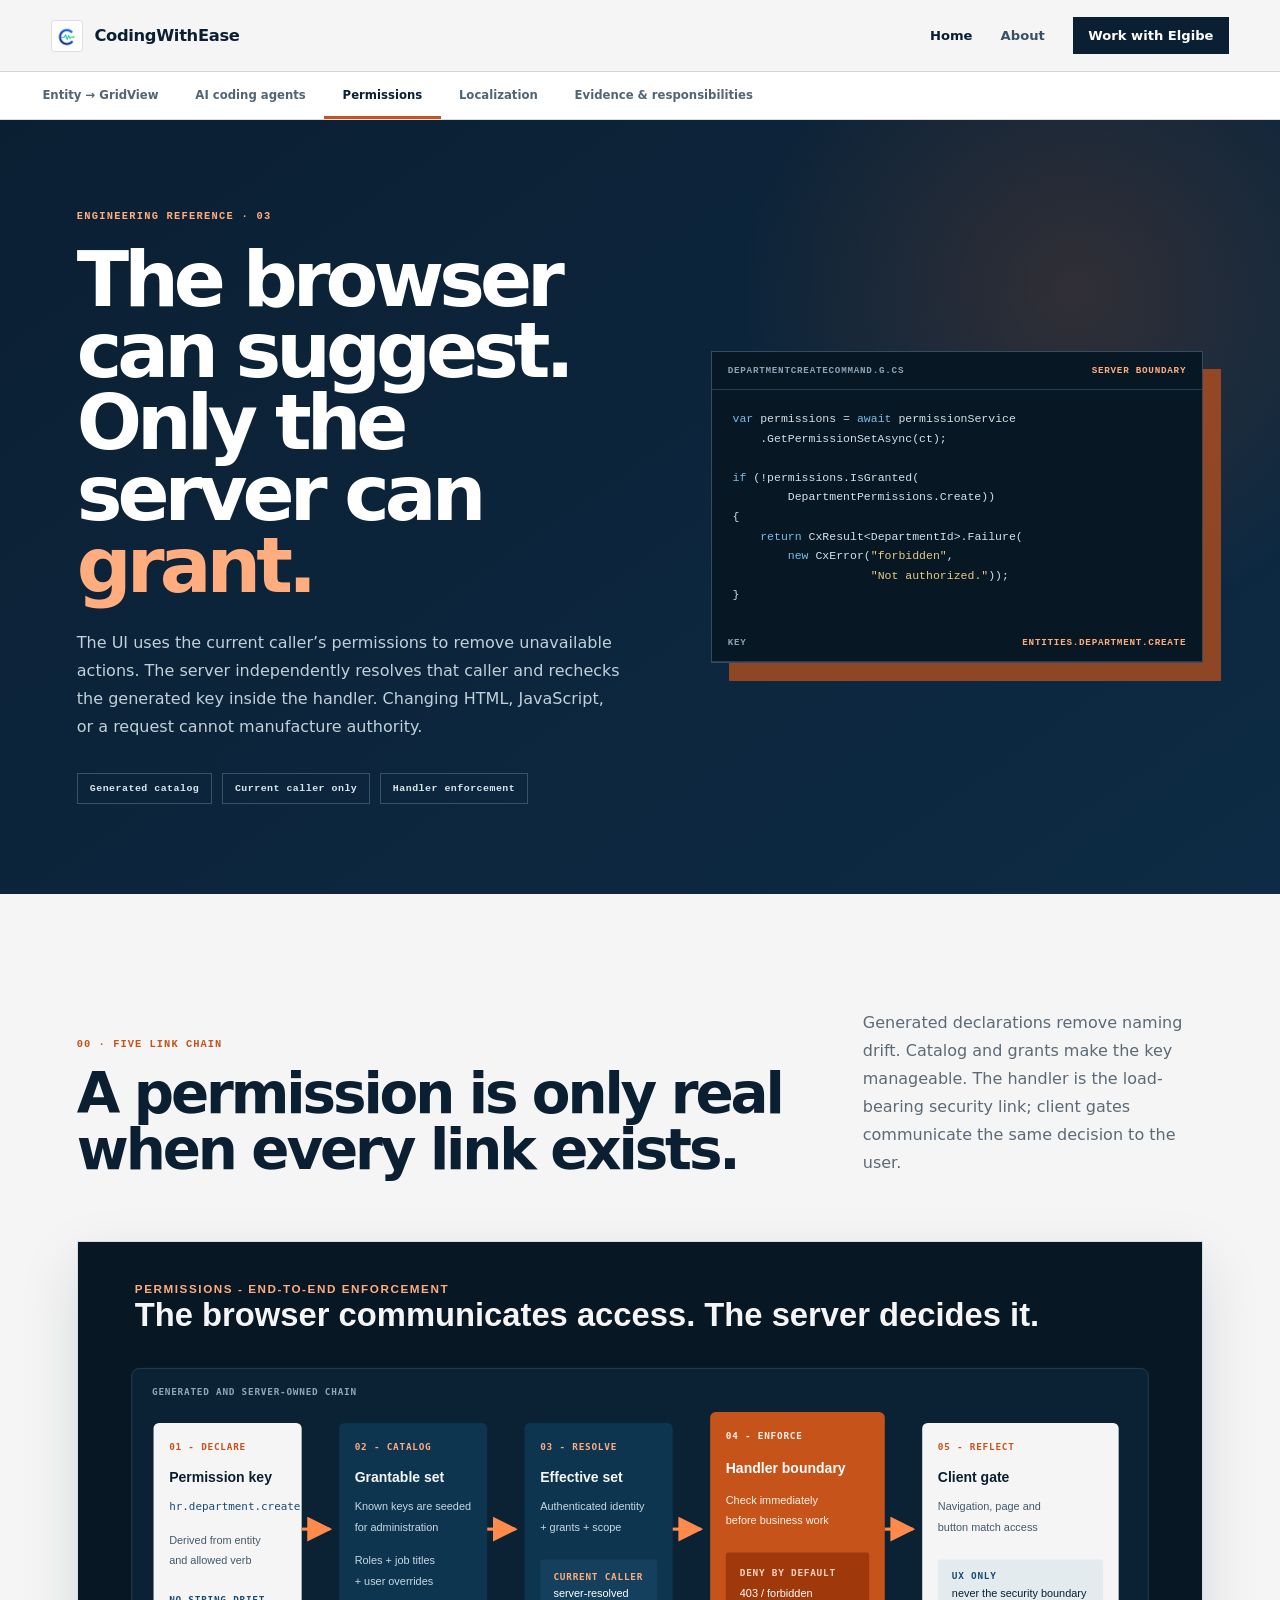
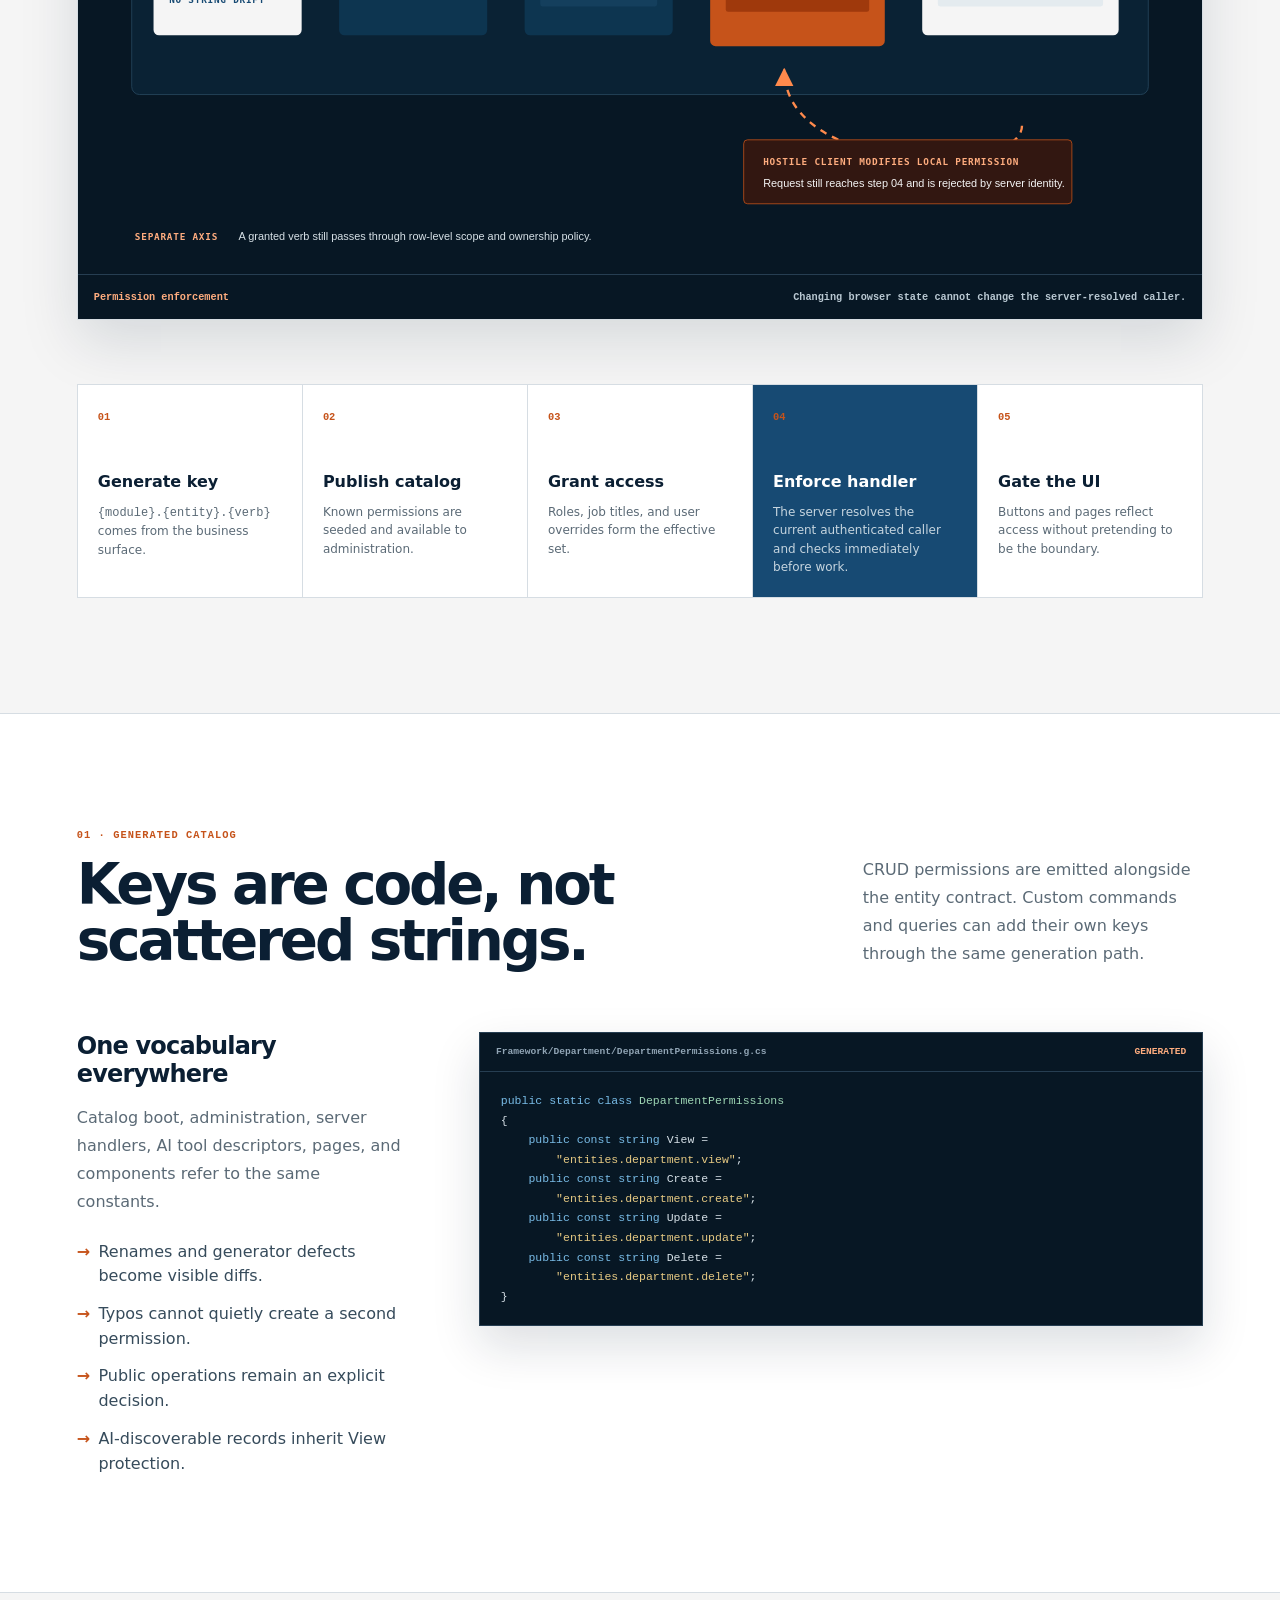
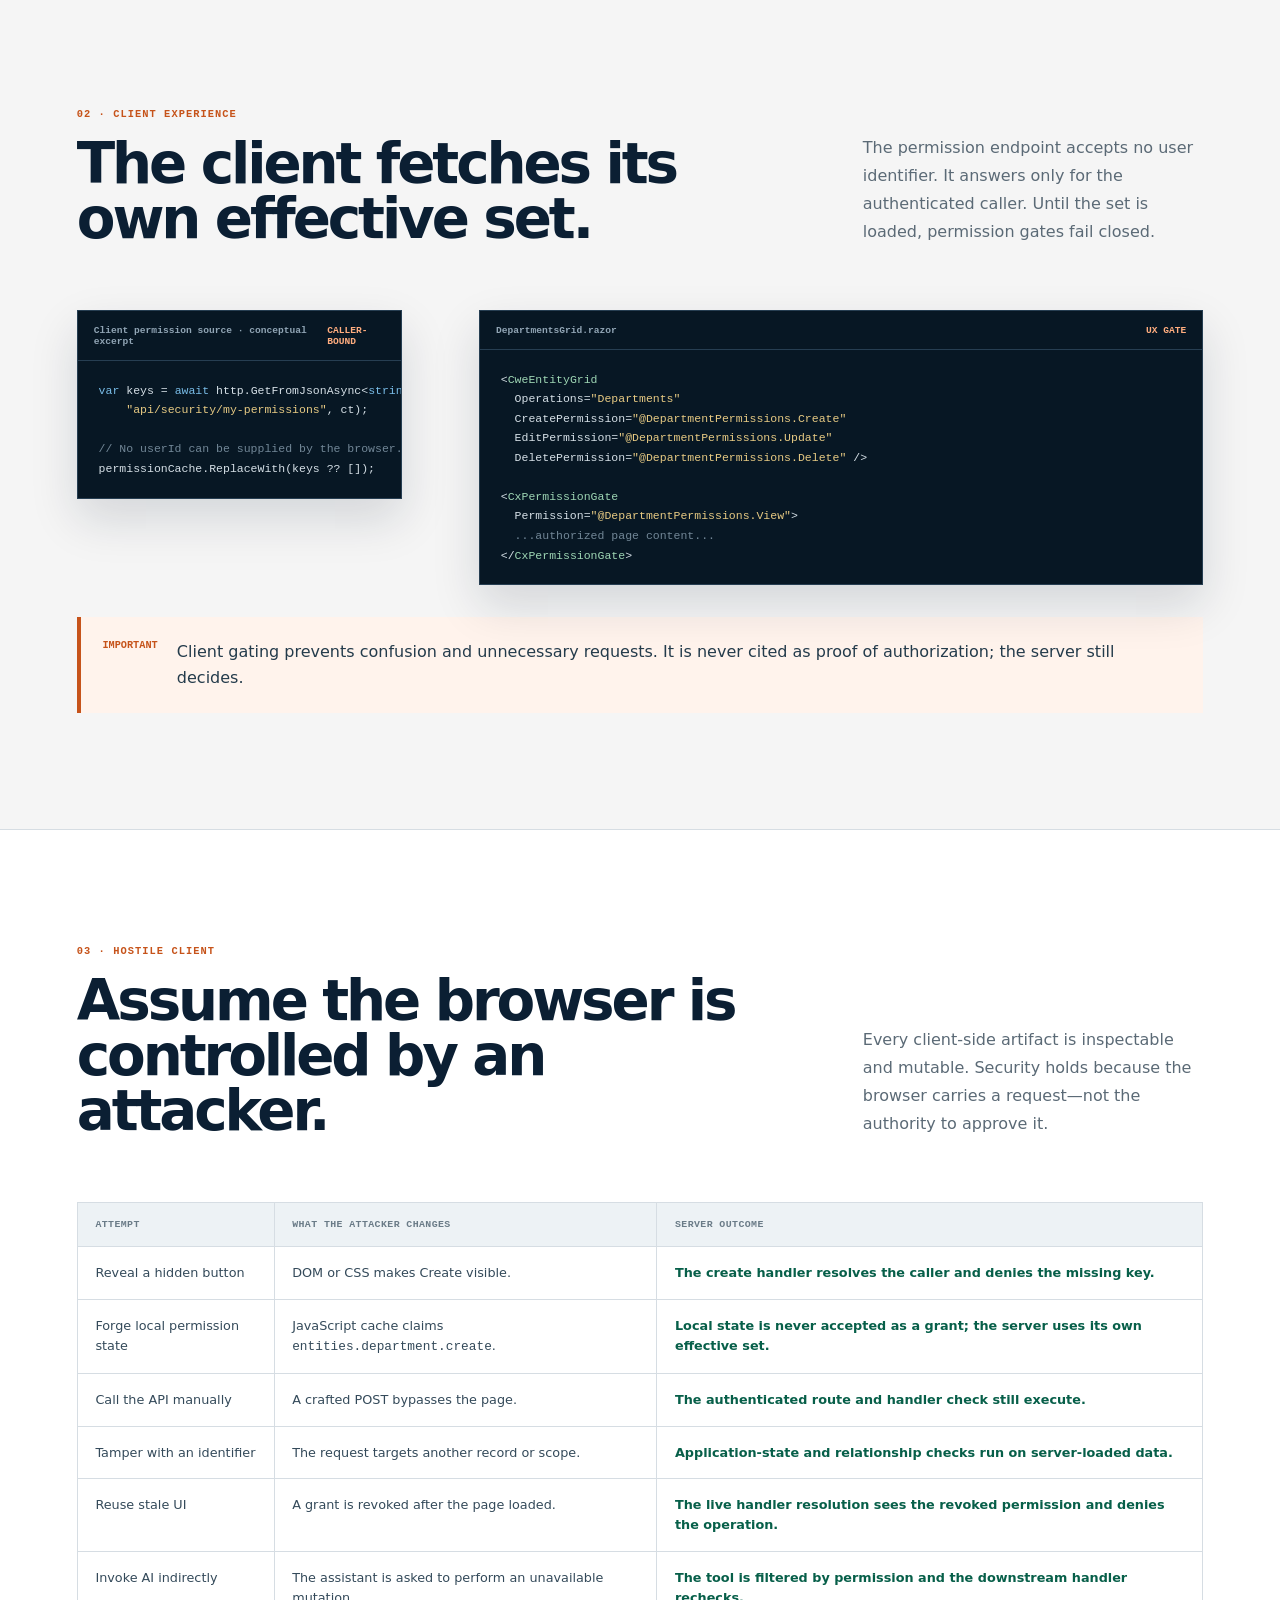
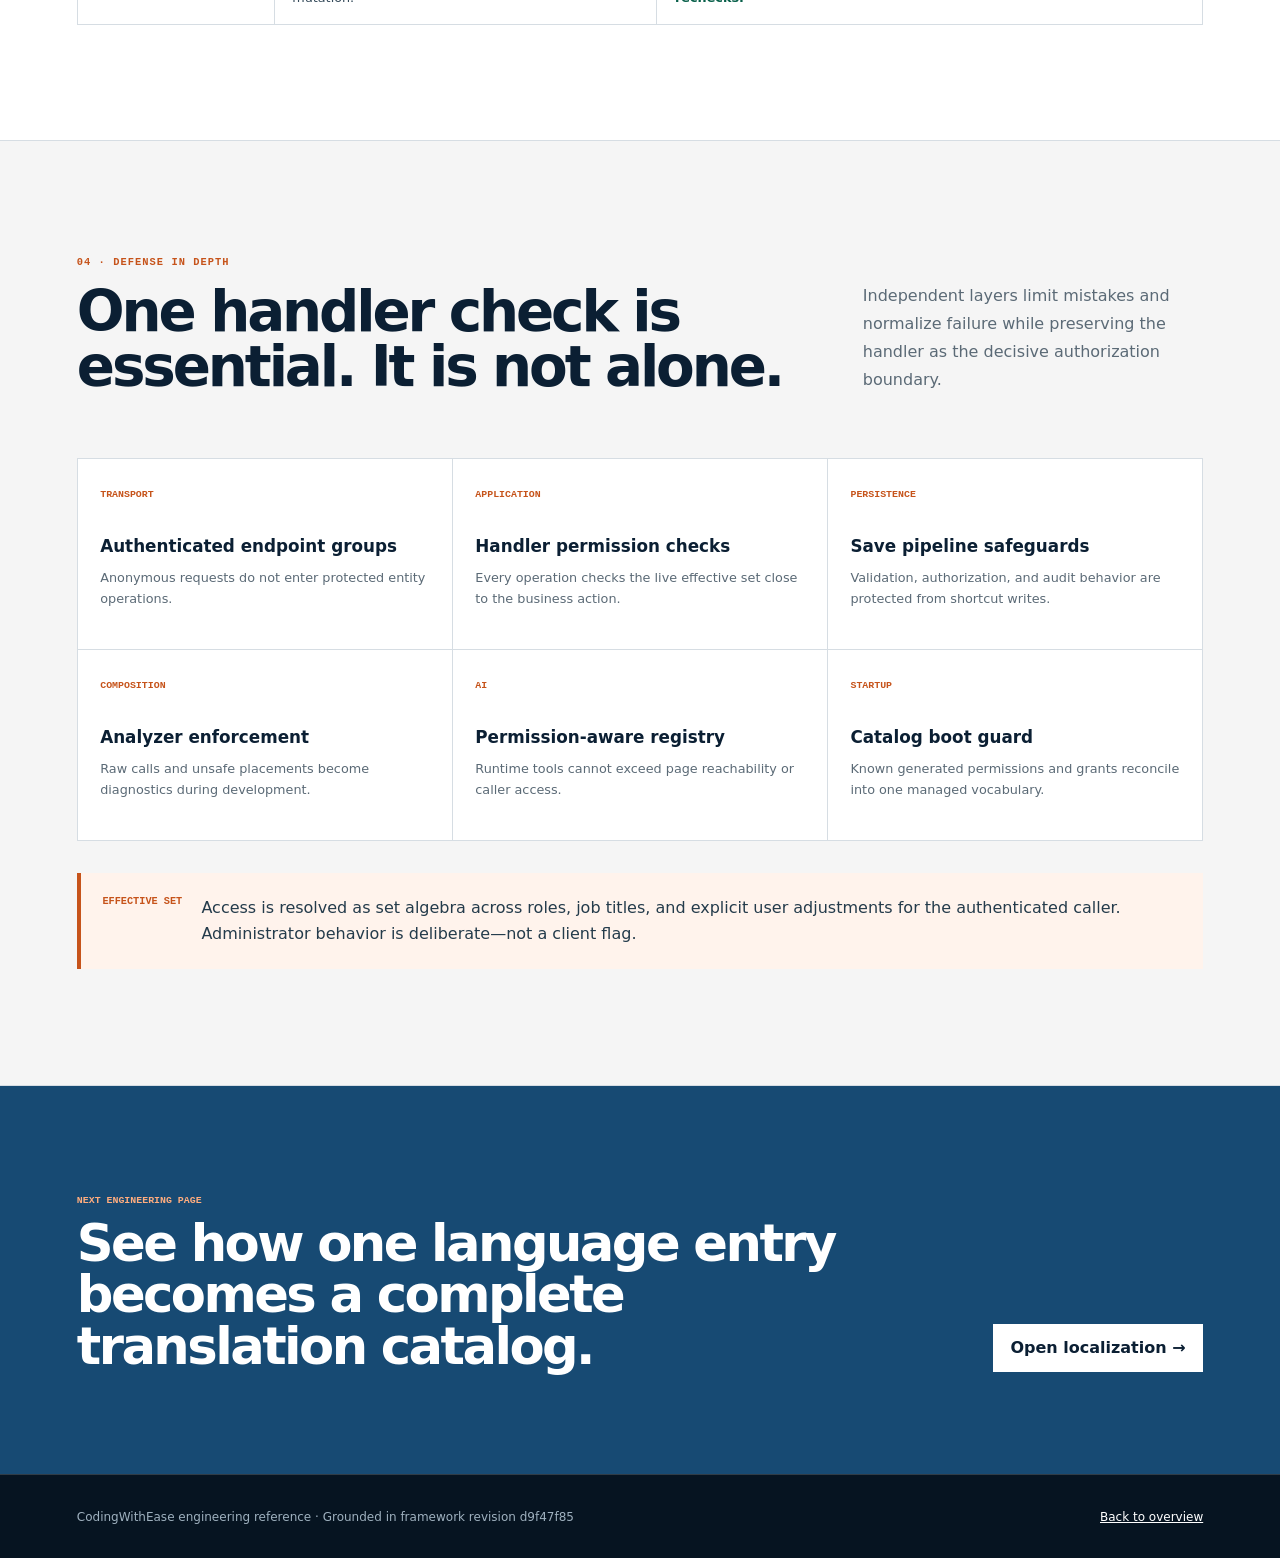
<file: permissions.html>
<!doctype html>
<html lang="en">
<head>
  <meta charset="utf-8">
  <meta name="viewport" content="width=device-width, initial-scale=1">
  <title>Permissions | CodingWithEase Engineering</title>
  <meta name="description" content="How CodingWithEase generates permission keys, resolves effective access, gates the client, and enforces every protected operation on the server.">
  <meta name="robots" content="index, follow, max-image-preview:large, max-snippet:-1, max-video-preview:-1">
  <meta name="googlebot" content="index, follow, max-image-preview:large, max-snippet:-1, max-video-preview:-1">
  <meta name="bingbot" content="index, follow, max-image-preview:large, max-snippet:-1, max-video-preview:-1">
  <meta name="author" content="Lucian Bumb, Elgibe Solutions">
  <meta name="creator" content="Lucian Bumb">
  <meta name="publisher" content="Elgibe Solutions">
  <meta name="application-name" content="CodingWithEase">
  <meta name="theme-color" content="#0b1f33">
  <meta name="color-scheme" content="light">
  <meta name="referrer" content="strict-origin-when-cross-origin">
  <link rel="canonical" href="https://coding-with-ease.net/permissions.html">
  <link rel="alternate" hreflang="en" href="https://coding-with-ease.net/permissions.html">
  <link rel="alternate" hreflang="x-default" href="https://coding-with-ease.net/permissions.html">
  <link rel="alternate" type="text/plain" href="https://coding-with-ease.net/llms.txt" title="CodingWithEase AI-readable summary">
  <link rel="author" href="/humans.txt">
  <link rel="manifest" href="/site.webmanifest">
  <link rel="icon" href="/assets/brand/favicon.ico" sizes="any">
  <link rel="icon" type="image/png" sizes="32x32" href="/assets/brand/cwe-logo-32.png">
  <link rel="apple-touch-icon" sizes="180x180" href="/assets/brand/cwe-logo-180.png">
  <meta property="og:type" content="article">
  <meta property="og:url" content="https://coding-with-ease.net/permissions.html">
  <meta property="og:title" content="Permissions | CodingWithEase Engineering">
  <meta property="og:description" content="Generated permission keys, server-resolved callers, handler enforcement, and client gates—without trusting browser state.">
  <meta property="og:site_name" content="CodingWithEase">
  <meta property="og:locale" content="en_US">
  <meta property="og:image" content="https://coding-with-ease.net/assets/brand/coding-with-ease-social-1200x630.png">
  <meta property="og:image:secure_url" content="https://coding-with-ease.net/assets/brand/coding-with-ease-social-1200x630.png">
  <meta property="og:image:type" content="image/png">
  <meta property="og:image:width" content="1200">
  <meta property="og:image:height" content="630">
  <meta property="og:image:alt" content="CodingWithEase — Business software, engineered.">
  <meta name="twitter:card" content="summary_large_image">
  <meta name="twitter:title" content="Permissions | CodingWithEase Engineering">
  <meta name="twitter:description" content="See how generated keys, authenticated caller resolution, and server handlers make browser-side permission tampering ineffective.">
  <meta name="twitter:image" content="https://coding-with-ease.net/assets/brand/coding-with-ease-social-1200x630.png">
  <meta name="twitter:image:alt" content="CodingWithEase — Business software, engineered.">
  <script type="application/ld+json">
  {
    "@context": "https://schema.org",
    "@type": "TechArticle",
    "headline": "The browser can suggest. Only the server can grant.",
    "description": "How CodingWithEase generates permission keys, resolves effective access, gates the client, and enforces every protected operation on the server.",
    "url": "https://coding-with-ease.net/permissions.html",
    "mainEntityOfPage": "https://coding-with-ease.net/permissions.html",
    "image": "https://coding-with-ease.net/assets/brand/coding-with-ease-social-1200x630.png",
    "dateModified": "2026-08-26",
    "inLanguage": "en",
    "author": { "@type": "Person", "name": "Lucian Bumb" },
    "publisher": { "@type": "Organization", "name": "Elgibe Solutions", "url": "https://elgibesolutions.net/en" },
    "isPartOf": { "@type": "WebSite", "name": "CodingWithEase", "url": "https://coding-with-ease.net/" }
  }
  </script>
  <link rel="stylesheet" href="assets/styles.css">
  <link rel="stylesheet" href="assets/engineering.css">
</head>
<body class="engineering-body">
  <header class="site-header docs-header" data-header><a class="brand" href="index.html" aria-label="CodingWithEase home"><img class="brand-logo" src="assets/brand/cwe-logo-64.png" width="32" height="32" alt=""><span class="brand-name">CodingWithEase</span></a><button class="nav-toggle" type="button" aria-expanded="false" aria-controls="site-navigation" aria-label="Open navigation" data-nav-toggle><span class="nav-toggle-lines" aria-hidden="true"></span></button><nav class="site-nav" id="site-navigation" aria-label="Primary" data-site-nav><a class="docs-home" href="index.html">Home</a><a href="about.html">About</a><div class="mobile-nav-group"><span>Engineering reference</span><a href="engineering.html">Entity to GridView</a><a href="ai-agents.html">AI coding agents</a><a href="permissions.html" aria-current="page">Permissions</a><a href="localization.html">Localization</a><a href="evidence.html">Evidence &amp; responsibilities</a></div><a class="nav-cta" href="https://elgibesolutions.net/en/contact">Work with Elgibe</a></nav></header>
  <nav class="engineering-tabs" aria-label="Engineering reference"><div class="engineering-tabs-inner"><a href="engineering.html">Entity → GridView</a><a href="ai-agents.html">AI coding agents</a><a class="active" href="permissions.html" aria-current="page">Permissions</a><a href="localization.html">Localization</a><a href="evidence.html">Evidence &amp; responsibilities</a></div></nav>

  <main>
    <section class="tech-hero"><div class="tech-shell tech-hero-grid">
      <div><p class="tech-kicker">Engineering reference · 03</p><h1>The browser can suggest.<br>Only the server can <em>grant.</em></h1><p class="tech-lead">The UI uses the current caller’s permissions to remove unavailable actions. The server independently resolves that caller and rechecks the generated key inside the handler. Changing HTML, JavaScript, or a request cannot manufacture authority.</p><div class="tech-meta"><span>Generated catalog</span><span>Current caller only</span><span>Handler enforcement</span></div></div>
      <div class="code-window" aria-label="Generated permission check"><div class="code-window-bar"><span>DepartmentCreateCommand.g.cs</span><strong>Server boundary</strong></div><pre><code><span class="kw">var</span> permissions = <span class="kw">await</span> permissionService
    .GetPermissionSetAsync(ct);

<span class="kw">if</span> (!permissions.IsGranted(
        DepartmentPermissions.Create))
{
    <span class="kw">return</span> CxResult&lt;DepartmentId&gt;.Failure(
        <span class="kw">new</span> CxError(<span class="str">"forbidden"</span>,
                    <span class="str">"Not authorized."</span>));
}</code></pre><div class="code-window-bar"><span>Key</span><strong>entities.department.create</strong></div></div>
    </div></section>

    <section class="article-section"><div class="tech-shell">
      <div class="article-heading"><div><span class="section-number">00 · FIVE LINK CHAIN</span><h2>A permission is only real when every link exists.</h2></div><p>Generated declarations remove naming drift. Catalog and grants make the key manageable. The handler is the load-bearing security link; client gates communicate the same decision to the user.</p></div>
      <figure class="engineering-diagram"><a href="assets/diagrams/permission-enforcement.svg" aria-label="Open the full-size permission enforcement diagram"><img src="assets/diagrams/permission-enforcement.svg" width="1440" height="810" loading="lazy" alt="Permission flow from generated key through catalog, grant resolution, server handler enforcement, and client gating, including rejection of a forged browser permission."></a><figcaption><strong>Permission enforcement</strong><span>Changing browser state cannot change the server-resolved caller.</span></figcaption></figure>
      <div class="security-chain"><article><span>01</span><h3>Generate key</h3><p><code>{module}.{entity}.{verb}</code> comes from the business surface.</p></article><article><span>02</span><h3>Publish catalog</h3><p>Known permissions are seeded and available to administration.</p></article><article><span>03</span><h3>Grant access</h3><p>Roles, job titles, and user overrides form the effective set.</p></article><article class="enforced"><span>04</span><h3>Enforce handler</h3><p>The server resolves the current authenticated caller and checks immediately before work.</p></article><article><span>05</span><h3>Gate the UI</h3><p>Buttons and pages reflect access without pretending to be the boundary.</p></article></div>
    </div></section>

    <section class="article-section surface"><div class="tech-shell">
      <div class="article-heading"><div><span class="section-number">01 · GENERATED CATALOG</span><h2>Keys are code, not scattered strings.</h2></div><p>CRUD permissions are emitted alongside the entity contract. Custom commands and queries can add their own keys through the same generation path.</p></div>
      <div class="explain-grid"><div class="explain-copy"><h3>One vocabulary everywhere</h3><p>Catalog boot, administration, server handlers, AI tool descriptors, pages, and components refer to the same constants.</p><ul><li>Renames and generator defects become visible diffs.</li><li>Typos cannot quietly create a second permission.</li><li>Public operations remain an explicit decision.</li><li>AI-discoverable records inherit View protection.</li></ul></div><div class="code-panel"><div class="code-panel-header"><span>Framework/Department/DepartmentPermissions.g.cs</span><strong>GENERATED</strong></div><pre><code><span class="kw">public static class</span> <span class="type">DepartmentPermissions</span>
{
    <span class="kw">public const string</span> View =
        <span class="str">"entities.department.view"</span>;
    <span class="kw">public const string</span> Create =
        <span class="str">"entities.department.create"</span>;
    <span class="kw">public const string</span> Update =
        <span class="str">"entities.department.update"</span>;
    <span class="kw">public const string</span> Delete =
        <span class="str">"entities.department.delete"</span>;
}</code></pre></div></div>
    </div></section>

    <section class="article-section"><div class="tech-shell">
      <div class="article-heading"><div><span class="section-number">02 · CLIENT EXPERIENCE</span><h2>The client fetches its own effective set.</h2></div><p>The permission endpoint accepts no user identifier. It answers only for the authenticated caller. Until the set is loaded, permission gates fail closed.</p></div>
      <div class="explain-grid"><div class="code-panel"><div class="code-panel-header"><span>Client permission source · conceptual excerpt</span><strong>CALLER-BOUND</strong></div><pre><code><span class="kw">var</span> keys = <span class="kw">await</span> http.GetFromJsonAsync&lt;<span class="kw">string</span>[]&gt;(
    <span class="str">"api/security/my-permissions"</span>, ct);

<span class="comment">// No userId can be supplied by the browser.</span>
permissionCache.ReplaceWith(keys ?? []);</code></pre></div><div class="code-panel"><div class="code-panel-header"><span>DepartmentsGrid.razor</span><strong>UX GATE</strong></div><pre><code>&lt;<span class="type">CweEntityGrid</span>
  Operations=<span class="str">"Departments"</span>
  CreatePermission=<span class="str">"@DepartmentPermissions.Create"</span>
  EditPermission=<span class="str">"@DepartmentPermissions.Update"</span>
  DeletePermission=<span class="str">"@DepartmentPermissions.Delete"</span> /&gt;

&lt;<span class="type">CxPermissionGate</span>
  Permission=<span class="str">"@DepartmentPermissions.View"</span>&gt;
  <span class="comment">...authorized page content...</span>
&lt;/<span class="type">CxPermissionGate</span>&gt;</code></pre></div></div>
      <div class="truth-callout"><strong>Important</strong><p>Client gating prevents confusion and unnecessary requests. It is never cited as proof of authorization; the server still decides.</p></div>
    </div></section>

    <section class="article-section surface"><div class="tech-shell">
      <div class="article-heading"><div><span class="section-number">03 · HOSTILE CLIENT</span><h2>Assume the browser is controlled by an attacker.</h2></div><p>Every client-side artifact is inspectable and mutable. Security holds because the browser carries a request—not the authority to approve it.</p></div>
      <table class="attack-table"><thead><tr><th>Attempt</th><th>What the attacker changes</th><th>Server outcome</th></tr></thead><tbody>
        <tr><td>Reveal a hidden button</td><td>DOM or CSS makes Create visible.</td><td>The create handler resolves the caller and denies the missing key.</td></tr><tr><td>Forge local permission state</td><td>JavaScript cache claims <code>entities.department.create</code>.</td><td>Local state is never accepted as a grant; the server uses its own effective set.</td></tr><tr><td>Call the API manually</td><td>A crafted POST bypasses the page.</td><td>The authenticated route and handler check still execute.</td></tr><tr><td>Tamper with an identifier</td><td>The request targets another record or scope.</td><td>Application-state and relationship checks run on server-loaded data.</td></tr><tr><td>Reuse stale UI</td><td>A grant is revoked after the page loaded.</td><td>The live handler resolution sees the revoked permission and denies the operation.</td></tr><tr><td>Invoke AI indirectly</td><td>The assistant is asked to perform an unavailable mutation.</td><td>The tool is filtered by permission and the downstream handler rechecks.</td></tr>
      </tbody></table>
    </div></section>

    <section class="article-section"><div class="tech-shell">
      <div class="article-heading"><div><span class="section-number">04 · DEFENSE IN DEPTH</span><h2>One handler check is essential. It is not alone.</h2></div><p>Independent layers limit mistakes and normalize failure while preserving the handler as the decisive authorization boundary.</p></div>
      <div class="security-layers"><article><span>Transport</span><h3>Authenticated endpoint groups</h3><p>Anonymous requests do not enter protected entity operations.</p></article><article><span>Application</span><h3>Handler permission checks</h3><p>Every operation checks the live effective set close to the business action.</p></article><article><span>Persistence</span><h3>Save pipeline safeguards</h3><p>Validation, authorization, and audit behavior are protected from shortcut writes.</p></article><article><span>Composition</span><h3>Analyzer enforcement</h3><p>Raw calls and unsafe placements become diagnostics during development.</p></article><article><span>AI</span><h3>Permission-aware registry</h3><p>Runtime tools cannot exceed page reachability or caller access.</p></article><article><span>Startup</span><h3>Catalog boot guard</h3><p>Known generated permissions and grants reconcile into one managed vocabulary.</p></article></div>
      <div class="truth-callout"><strong>Effective set</strong><p>Access is resolved as set algebra across roles, job titles, and explicit user adjustments for the authenticated caller. Administrator behavior is deliberate—not a client flag.</p></div>
    </div></section>

    <section class="page-next"><div class="tech-shell"><div><span>Next engineering page</span><h2>See how one language entry becomes a complete translation catalog.</h2></div><a href="localization.html">Open localization →</a></div></section>
  </main>
  <footer class="engineering-footer"><div class="tech-shell"><span>CodingWithEase engineering reference · Grounded in framework revision d9f47f85</span><a href="index.html">Back to overview</a></div></footer>
  <script src="assets/site.js" defer></script>
</body>
</html>
</file>
<file: assets/styles.css>
:root {
  --ink: #0b1f33;
  --paper: #f5f5f5;
  --paper-2: #e9eef2;
  --signal: #e46f25;
  --violet: #174a73;
  --muted: #657789;
  --line-dark: rgba(255, 255, 255, .16);
  --line-light: rgba(11, 31, 51, .16);
  --mono: "Cascadia Code", "SFMono-Regular", Consolas, monospace;
  --sans: Inter, ui-sans-serif, system-ui, -apple-system, BlinkMacSystemFont, "Segoe UI", sans-serif;
}

* { box-sizing: border-box; }
html { scroll-behavior: smooth; }
html,
body { max-width: 100%; overflow-x: clip; }
body {
  margin: 0;
  color: var(--ink);
  background: var(--paper);
  font-family: var(--sans);
  -webkit-font-smoothing: antialiased;
}
a { color: inherit; }
.skip-link {
  position: fixed;
  left: 1rem;
  top: -5rem;
  z-index: 100;
  padding: .8rem 1rem;
  background: var(--signal);
  color: var(--ink);
}
.skip-link:focus { top: 1rem; }

.site-header {
  position: sticky;
  top: 0;
  z-index: 10;
  height: 76px;
  display: flex;
  align-items: center;
  justify-content: space-between;
  padding: 0 clamp(1.25rem, 4vw, 4.5rem);
  color: var(--ink);
  background: rgba(245, 245, 245, .96);
  border-bottom: 1px solid var(--line-light);
  backdrop-filter: blur(16px);
}
.site-header.is-scrolled { height: 68px; box-shadow: 0 10px 28px rgba(11,31,51,.08); }
.brand { display: inline-flex; align-items: center; gap: .7rem; text-decoration: none; font-weight: 750; letter-spacing: -.02em; }
.brand-logo { display: block; width: 32px; height: 32px; object-fit: contain; background: #fff; border: 1px solid rgba(11, 31, 51, .14); border-radius: 4px; }
.brand-mark { display: grid; place-items: center; width: 31px; height: 31px; color: white; background: var(--signal); font-weight: 900; }
.brand-name { font-size: 1.02rem; }
.site-nav { display: flex; align-items: center; gap: clamp(1rem, 2.2vw, 2.2rem); font-size: .82rem; font-weight: 650; }
.site-nav a { text-decoration: none; color: #3f5365; }
.site-nav a:hover { color: var(--signal); }
.site-nav .nav-cta { padding: .65rem .9rem; color: white; background: var(--ink); }

.hero {
  position: relative;
  min-height: calc(100svh - 76px);
  display: grid;
  grid-template-columns: minmax(0, 1.1fr) minmax(390px, .9fr);
  grid-template-rows: 1fr auto;
  column-gap: clamp(3rem, 8vw, 10rem);
  overflow: hidden;
  padding: clamp(4.5rem, 9vh, 7rem) clamp(1.25rem, 6.5vw, 7.5rem) 42px;
  color: white;
  background: linear-gradient(135deg, #0b1f33 0%, #102a43 70%, #123b5b 100%);
}
.hero::before {
  content: "";
  position: absolute;
  width: 540px;
  height: 540px;
  right: -180px;
  top: -230px;
  border: 1px solid rgba(228, 111, 37, .52);
  border-radius: 50%;
  box-shadow: 0 0 0 70px rgba(228, 111, 37, .035), 0 0 0 140px rgba(228, 111, 37, .02);
}
.hero-grid { position: absolute; inset: 0; opacity: .18; background-image: linear-gradient(rgba(255,255,255,.08) 1px, transparent 1px), linear-gradient(90deg, rgba(255,255,255,.08) 1px, transparent 1px); background-size: 74px 74px; mask-image: linear-gradient(to right, black, transparent 72%); }
.hero-copy, .hero-console, .hero-proofline { position: relative; z-index: 1; }
.hero-copy { align-self: center; max-width: 780px; }
.eyebrow { display: flex; align-items: center; gap: .65rem; margin: 0 0 1.45rem; font-family: var(--mono); font-size: .71rem; font-weight: 700; letter-spacing: .12em; text-transform: uppercase; }
.eyebrow span { width: 22px; height: 2px; background: var(--signal); }
h1 { margin: 0; max-width: 900px; font-size: clamp(4rem, 7.5vw, 8.2rem); line-height: .88; letter-spacing: -.072em; font-weight: 760; }
h1 em { color: var(--signal); font-style: normal; }
.hero-intro { max-width: 680px; margin: 2rem 0 0; color: #d6e0e8; font-size: clamp(1.05rem, 1.55vw, 1.35rem); line-height: 1.6; }
.hero-actions { display: flex; flex-wrap: wrap; gap: .8rem; margin-top: 2.2rem; }
.button { display: inline-flex; align-items: center; justify-content: center; gap: 1rem; min-height: 50px; padding: 0 1.2rem; border: 1px solid var(--line-dark); text-decoration: none; font-size: .85rem; font-weight: 750; }
.button-primary { color: white; background: var(--signal); border-color: var(--signal); }
.button-primary:hover { color: white; background: #9f3d10; border-color: #9f3d10; }
.button-secondary:hover { border-color: white; }

.hero-console { align-self: center; width: min(100%, 560px); justify-self: end; background: #0a1b2c; border: 1px solid rgba(255,255,255,.2); box-shadow: 20px 20px 0 rgba(228, 111, 37, .9); font-family: var(--mono); }
.console-bar, .console-footer { min-height: 43px; display: flex; align-items: center; padding: 0 1rem; border-bottom: 1px solid var(--line-dark); color: #9da198; font-size: .68rem; }
.console-dot { width: 8px; height: 8px; margin-right: .6rem; border-radius: 50%; background: var(--signal); box-shadow: 0 0 16px var(--signal); }
.console-status { margin-left: auto; color: var(--signal); text-transform: uppercase; letter-spacing: .09em; }
.console-body { padding: 1.45rem 1rem 1.25rem; font-size: clamp(.69rem, 1vw, .84rem); line-height: 1.7; }
.console-body p { margin: 0; white-space: nowrap; }
.console-gap { height: .6rem; }
.line-no { display: inline-block; width: 2.5rem; color: #565b53; user-select: none; }
.token-dim { color: #858a80; }
.token-key { color: #ad9fff; }
.token-type { color: #f0f0ea; }
.token-prompt, .console-output span { color: var(--signal); }
.console-output { margin: .75rem 0 0 2.5rem; padding: .7rem .9rem; background: #111410; color: #b9bdb4; border-left: 2px solid var(--signal); }
.console-output p { display: flex; gap: .7rem; }
.console-footer { justify-content: space-between; border-top: 1px solid var(--line-dark); border-bottom: 0; }
.console-footer span:last-child { color: white; }
.hero-proofline { grid-column: 1 / -1; display: flex; align-items: center; justify-content: center; gap: clamp(.7rem, 2vw, 2.4rem); padding-top: 3.5rem; color: #aeb2a9; font-family: var(--mono); font-size: .68rem; letter-spacing: .1em; text-transform: uppercase; }
.hero-proofline i { width: 4px; height: 4px; border-radius: 50%; background: var(--signal); }

.section { padding: clamp(5.5rem, 9vw, 9rem) clamp(1.25rem, 6.5vw, 7.5rem); }
.system { min-height: 800px; }
.section-heading { display: grid; grid-template-columns: .65fr 1.25fr .85fr; gap: 3rem; align-items: end; }
.section-heading .eyebrow { align-self: start; }
.section-heading h2 { margin: 0; font-size: clamp(2.8rem, 5.4vw, 5.8rem); line-height: .95; letter-spacing: -.06em; }
.section-heading > p:last-child { margin: 0; color: #53584f; font-size: 1rem; line-height: 1.75; }
.pipeline { display: grid; grid-template-columns: 1fr auto 1fr auto 1.25fr; align-items: stretch; margin-top: 5rem; border-top: 1px solid var(--line-light); border-bottom: 1px solid var(--line-light); }
.pipeline-step { min-height: 340px; padding: 1.5rem; }
.pipeline-step + .pipeline-connector, .pipeline-connector + .pipeline-step { border-left: 1px solid var(--line-light); }
.step-index { font-family: var(--mono); font-size: .7rem; color: #777c72; }
.step-label { margin: 3.6rem 0 .55rem; color: #6b7067; font-family: var(--mono); font-size: .68rem; letter-spacing: .09em; text-transform: uppercase; }
.pipeline h3 { margin: 0; font-size: clamp(1.5rem, 2vw, 2.35rem); letter-spacing: -.04em; }
.pipeline h3 code { font-family: var(--mono); font-size: .86em; }
.pipeline ul { list-style: none; margin: 2rem 0 0; padding: 0; color: #53584f; line-height: 1.9; font-size: .88rem; }
.pipeline li::before { content: "↳"; margin-right: .55rem; color: var(--violet); }
.pipeline-step > p:last-child { color: #53584f; line-height: 1.65; font-size: .9rem; }
.step-engine { color: white; background: var(--violet); }
.step-engine .step-index, .step-engine .step-label, .step-engine > p:last-child { color: rgba(255,255,255,.72); }
.pipeline-connector { display: flex; flex-direction: column; justify-content: center; align-items: center; gap: .8rem; width: 70px; color: #777c72; font-family: var(--mono); font-size: .6rem; text-transform: uppercase; writing-mode: vertical-rl; }
.pipeline-connector b { color: var(--ink); font-size: 1.2rem; writing-mode: initial; }

.positioning { display: grid; grid-template-columns: .35fr 1.5fr .55fr; align-items: center; gap: 3rem; padding: 4.4rem clamp(1.25rem, 6.5vw, 7.5rem); color: white; background: var(--violet); }
.positioning-label { font-family: var(--mono); font-size: .68rem; letter-spacing: .1em; text-transform: uppercase; }
.positioning blockquote { margin: 0; font-size: clamp(2rem, 3.5vw, 4rem); line-height: 1.02; letter-spacing: -.05em; font-weight: 760; }
.positioning blockquote span { color: var(--signal); }
.positioning > p { margin: 0; color: rgba(255,255,255,.72); line-height: 1.6; font-size: .9rem; }

.audience-header { display: grid; grid-template-columns: 1fr auto; align-items: end; gap: 2rem; }
.audience h2, .security h2, .ai h2, .operations h2, .lineage h2, .fit h2, .closing h2 { margin: 0; font-size: clamp(2.8rem, 5.4vw, 5.8rem); line-height: .95; letter-spacing: -.06em; }
.audience-tabs { display: flex; padding: 4px; border: 1px solid var(--line-light); }
.audience-tabs button { border: 0; padding: .85rem 1.05rem; color: #666b62; background: transparent; font: 700 .76rem var(--sans); cursor: pointer; }
.audience-tabs button[aria-selected="true"] { color: white; background: var(--ink); }
.audience-panel { display: grid; grid-template-columns: repeat(3, 1fr); margin-top: 4.5rem; border-top: 1px solid var(--line-light); }
.audience-panel[hidden] { display: none; }
.audience-panel article { min-height: 330px; padding: 1.5rem 1.7rem 2rem; border-right: 1px solid var(--line-light); }
.audience-panel article:first-child { border-left: 1px solid var(--line-light); }
.audience-panel article > span { font-family: var(--mono); font-size: .68rem; color: var(--violet); }
.audience-panel h3 { margin: 7rem 0 .8rem; font-size: 1.45rem; letter-spacing: -.035em; }
.audience-panel p { margin: 0; color: #5e635a; line-height: 1.7; font-size: .9rem; }

.section-dark { color: white; background: var(--ink); }
.proof-heading > p:last-child { color: #aeb2a9; }
.proof-ledger { margin-top: 5rem; border-top: 1px solid var(--line-dark); }
.ledger-head, .proof-ledger article { display: grid; grid-template-columns: .85fr 1.35fr .8fr; gap: 3rem; padding: 1.5rem 0; border-bottom: 1px solid var(--line-dark); align-items: baseline; }
.ledger-head { color: #747970; font: 700 .64rem var(--mono); letter-spacing: .1em; text-transform: uppercase; }
.proof-ledger h3, .proof-ledger p, .proof-ledger strong { margin: 0; }
.proof-ledger h3 { font-size: 1.08rem; }
.proof-ledger p { color: #aeb2a9; line-height: 1.6; font-size: .86rem; }
.proof-ledger strong { color: var(--signal); font: 650 .76rem/1.5 var(--mono); }
.error-ladder { margin-top: 4.2rem; padding: 1.6rem 1.8rem; color: #c2c6bd; background: #171b16; border: 1px solid var(--line-dark); }
.error-ladder > p { margin: 0 0 1rem; color: #777d73; font: 700 .65rem var(--mono); letter-spacing: .1em; text-transform: uppercase; }
.error-ladder div { display: flex; align-items: center; justify-content: space-between; gap: 1rem; font: .74rem var(--mono); }
.error-ladder b { color: #5b6057; }
.error-ladder .ladder-best { padding: .65rem .8rem; color: var(--ink); background: var(--signal); font-weight: 800; }
.proof-evidence-link { margin-top: 1.5rem; }

.security-intro { display: grid; grid-template-columns: .6fr 1.2fr .8fr; gap: 3rem; align-items: end; }
.security-intro .eyebrow { align-self: start; }
.security-intro > p:last-child { margin: 0; color: #575c53; line-height: 1.7; }
.permission-chain { display: grid; grid-template-columns: 1fr auto 1fr auto 1fr auto 1.25fr auto 1fr; align-items: stretch; margin-top: 5rem; }
.permission-chain article { min-height: 210px; padding: 1.2rem; border: 1px solid var(--line-light); }
.permission-chain > b { align-self: center; padding: 0 .6rem; color: #8a8f85; }
.permission-chain span { font: 700 .62rem var(--mono); letter-spacing: .06em; color: #72776e; }
.permission-chain h3 { margin: 3.6rem 0 .6rem; font-size: 1.25rem; }
.permission-chain p { margin: 0; color: #60655c; font-size: .77rem; line-height: 1.55; }
.permission-chain .chain-boundary { color: white; background: var(--violet); border-color: var(--violet); box-shadow: 0 10px 30px rgba(105,83,255,.22); transform: translateY(-12px); }
.permission-chain .chain-boundary span, .permission-chain .chain-boundary p { color: rgba(255,255,255,.75); }
.security-grid { display: grid; grid-template-columns: repeat(4, 1fr); gap: 1px; margin-top: 5rem; background: var(--line-light); border: 1px solid var(--line-light); }
.security-grid article { padding: 1.7rem; background: var(--paper); }
.card-kicker { color: var(--violet) !important; font: 700 .63rem var(--mono) !important; letter-spacing: .08em; text-transform: uppercase; }
.security-grid h3 { margin: 3.5rem 0 .75rem; font-size: 1.2rem; }
.security-grid p { margin: 0; color: #60655c; font-size: .84rem; line-height: 1.65; }

.section-violet { color: white; background: var(--violet); }
.ai-title { display: grid; grid-template-columns: .65fr 1.8fr; gap: 3rem; align-items: start; }
.ai-title .eyebrow span { background: var(--signal); }
.ai-columns { display: grid; grid-template-columns: 1fr 1fr; margin-top: 5rem; border: 1px solid rgba(255,255,255,.22); }
.ai-story { min-height: 650px; padding: clamp(1.5rem, 3.5vw, 3.4rem); }
.ai-story + .ai-story { border-left: 1px solid rgba(255,255,255,.22); }
.story-number { font: 700 .66rem var(--mono); letter-spacing: .1em; color: var(--signal); }
.ai-story h3 { margin: 4.5rem 0 1.5rem; max-width: 620px; font-size: clamp(2rem, 3.2vw, 3.6rem); line-height: 1; letter-spacing: -.055em; }
.ai-story > p { color: rgba(255,255,255,.77); line-height: 1.75; }
.ai-story ul { margin: 2rem 0 0; padding: 0; list-style: none; }
.ai-story li { padding: .8rem 0; border-top: 1px solid rgba(255,255,255,.16); font-size: .84rem; }
.ai-story li::before { content: "✓"; margin-right: .75rem; color: var(--signal); }
.story-result { margin-top: 2.5rem; padding: 1.1rem; background: rgba(16,19,15,.2); }
.story-result span { display: block; margin-bottom: .5rem; color: var(--signal); font: 700 .6rem var(--mono); letter-spacing: .1em; }
.story-result strong { font-size: .84rem; line-height: 1.5; }
.ai-runtime { background: rgba(16,19,15,.12); }

.operations { display: grid; grid-template-columns: 1fr 1fr; gap: clamp(4rem, 8vw, 9rem); align-items: center; }
.operations-code { padding: 1px; background: linear-gradient(135deg, var(--violet), var(--signal)); box-shadow: 24px 24px 0 var(--paper-2); }
.code-label { padding: .8rem 1rem; color: white; background: var(--ink); font: 700 .62rem var(--mono); letter-spacing: .1em; }
.operations-code pre { margin: 0; min-height: 360px; display: flex; align-items: center; padding: clamp(1.3rem, 3vw, 3rem); color: #f0f0ea; background: #171b16; overflow-x: auto; font: clamp(.72rem, 1.1vw, .98rem)/1.9 var(--mono); }
.code-comment { color: #7c8277; }
.operations-copy > p:not(.eyebrow) { color: #555a51; line-height: 1.75; }
.operations-copy code { font-family: var(--mono); color: var(--violet); }
.operation-benefits { margin-top: 2.2rem; border-top: 1px solid var(--line-light); }
.operation-benefits div { display: flex; justify-content: space-between; gap: 2rem; padding: 1rem 0; border-bottom: 1px solid var(--line-light); }
.operation-benefits strong { font-size: .86rem; }
.operation-benefits span { color: #666b62; font-size: .8rem; text-align: right; }

.lineage { background: var(--paper-2); }
.lineage-heading { display: grid; grid-template-columns: .6fr 1.2fr .8fr; gap: 3rem; align-items: end; }
.lineage-heading .eyebrow { align-self: start; }
.lineage-heading > p:last-child { margin: 0; color: #575c53; line-height: 1.7; }
.timeline { margin: 5rem 0 0; padding: 0; list-style: none; border-top: 1px solid var(--line-light); }
.timeline li { display: grid; grid-template-columns: .45fr 1fr; gap: 3rem; padding: 1.8rem 0; border-bottom: 1px solid var(--line-light); }
.timeline li > span { color: var(--violet); font: 700 .68rem var(--mono); letter-spacing: .08em; text-transform: uppercase; }
.timeline h3 { margin: 0 0 .45rem; font-size: 1.3rem; }
.timeline p { margin: 0; max-width: 780px; color: #5c6158; line-height: 1.65; font-size: .88rem; }
.lineage-note { display: grid; grid-template-columns: .45fr 1fr; gap: 3rem; margin-top: 3rem; padding: 2rem; color: white; background: var(--ink); }
.lineage-note span { color: var(--signal); font: 700 .62rem var(--mono); letter-spacing: .1em; }
.lineage-note p { margin: 0; font-size: clamp(1.2rem, 2vw, 2rem); line-height: 1.35; letter-spacing: -.03em; }

.fit { display: grid; grid-template-columns: .8fr 1.2fr; gap: clamp(3rem, 8vw, 9rem); }
.fit-columns { display: grid; grid-template-columns: 1fr 1fr; gap: 1px; background: var(--line-dark); border: 1px solid var(--line-dark); }
.fit-columns article { padding: 2rem; background: var(--ink); }
.fit-columns h3 { margin: 0 0 3.5rem; color: var(--signal); font: 700 .7rem var(--mono); letter-spacing: .08em; text-transform: uppercase; }
.fit-columns ul { margin: 0; padding: 0; list-style: none; }
.fit-columns li { padding: .9rem 0; color: #bdc1b8; border-top: 1px solid var(--line-dark); font-size: .84rem; line-height: 1.5; }
.fit-columns li::before { content: "—"; margin-right: .6rem; color: var(--violet); }

.closing { position: relative; overflow: hidden; text-align: center; }
.closing-mark { position: absolute; left: 50%; top: 45%; transform: translate(-50%,-50%); color: rgba(105,83,255,.055); font-size: min(70vw, 850px); line-height: 1; font-weight: 900; }
.closing > *:not(.closing-mark) { position: relative; z-index: 1; }
.closing .eyebrow { justify-content: center; }
.closing h2 em { color: var(--violet); font-style: normal; }
.closing > p:not(.eyebrow) { max-width: 700px; margin: 2rem auto 0; color: #5b6057; line-height: 1.7; }
.closing-actions { display: flex; flex-wrap: wrap; justify-content: center; gap: .8rem; margin-top: 2.2rem; }
.button-dark { color: white; background: var(--ink); border-color: var(--ink); }
.button-dark:hover { background: var(--violet); border-color: var(--violet); }
.button-line { border-color: var(--line-light); }
footer { display: flex; justify-content: space-between; align-items: center; gap: 2rem; padding: 2rem clamp(1.25rem, 6.5vw, 7.5rem); color: #aeb2a9; background: var(--ink); border-top: 1px solid var(--line-dark); font-size: .72rem; }
.footer-brand { color: white; }
footer p { margin: 0; }

@media (max-width: 1000px) {
  .site-nav a:not(.nav-cta) { display: none; }
  .hero { grid-template-columns: 1fr; min-height: auto; row-gap: 4rem; padding-top: 140px; }
  .hero-console { justify-self: stretch; width: 100%; }
  .section-heading { grid-template-columns: 1fr; gap: 1.6rem; }
  .pipeline { grid-template-columns: 1fr; }
  .pipeline-connector { width: auto; height: 58px; writing-mode: initial; flex-direction: row; border-left: 0 !important; border-top: 1px solid var(--line-light); }
  .pipeline-step + .pipeline-connector, .pipeline-connector + .pipeline-step { border-left: 0; border-top: 1px solid var(--line-light); }
  .positioning { grid-template-columns: 1fr; gap: 1.5rem; }
  .audience-header, .security-intro, .lineage-heading, .ai-title { grid-template-columns: 1fr; }
  .audience-tabs { justify-self: start; }
  .permission-chain { grid-template-columns: 1fr; }
  .permission-chain > b { padding: .55rem; text-align: center; transform: rotate(90deg); }
  .permission-chain .chain-boundary { transform: none; }
  .security-grid { grid-template-columns: 1fr 1fr; }
  .operations, .fit { grid-template-columns: 1fr; }
  .operations-code { order: 2; }
}

@media (max-width: 600px) {
  .site-header { height: 68px; }
  .brand-name { font-size: .9rem; }
  .nav-cta { font-size: .72rem; }
  .hero { padding-top: 120px; }
  h1 { font-size: clamp(3.3rem, 17vw, 5rem); }
  .hero-proofline { justify-content: flex-start; overflow-x: auto; }
  .hero-proofline span { white-space: nowrap; }
  .hero-console { box-shadow: 10px 10px 0 rgba(105, 83, 255, .78); }
  .console-body { overflow-x: auto; }
  .pipeline-step { min-height: 300px; }
  .audience-panel, .ai-columns, .fit-columns { grid-template-columns: 1fr; }
  .audience-panel article, .audience-panel article:first-child { border-left: 1px solid var(--line-light); border-bottom: 1px solid var(--line-light); }
  .audience-panel h3 { margin-top: 3.5rem; }
  .ledger-head { display: none; }
  .proof-ledger article { grid-template-columns: 1fr; gap: 1rem; }
  .error-ladder div { align-items: flex-start; flex-direction: column; }
  .error-ladder b { transform: rotate(90deg); }
  .security-grid { grid-template-columns: 1fr; }
  .ai-story + .ai-story { border-left: 0; border-top: 1px solid rgba(255,255,255,.22); }
  .timeline li, .lineage-note { grid-template-columns: 1fr; gap: 1rem; }
  .operation-benefits div { flex-direction: column; gap: .25rem; }
  .operation-benefits span { text-align: left; }
  footer { align-items: flex-start; flex-direction: column; }
}

@media (prefers-reduced-motion: reduce) {
  html { scroll-behavior: auto; }
}

.architecture-diagram {
  width: 100%;
  max-width: 1500px;
  justify-self: center;
  margin: clamp(2.5rem, 5vh, 4rem) auto clamp(3rem, 6vw, 5rem);
  overflow: hidden;
  border: 1px solid var(--line-light);
  background: #071724;
  box-shadow: 0 24px 60px rgba(11,31,51,.15);
}
.architecture-diagram a {
  display: block;
  max-width: 100%;
  overflow-x: auto;
  overscroll-behavior-inline: contain;
  scrollbar-width: none;
  -webkit-overflow-scrolling: touch;
}
.architecture-diagram picture { display: block; }
.architecture-diagram a::-webkit-scrollbar { display: none; }
.architecture-diagram img { display: block; width: 100%; height: auto; }
.architecture-diagram figcaption {
  display: flex;
  justify-content: space-between;
  gap: 1rem;
  padding: .9rem 1rem;
  color: #b9c8d2;
  border-top: 1px solid #263e52;
  background: #071724;
  font: 700 .64rem/1.5 var(--mono);
}
.architecture-diagram figcaption strong { color: var(--signal-light); }

@media (max-width: 600px) {
  .architecture-diagram { width: 100%; max-width: 100%; margin-inline: 0; }
  .architecture-diagram a { overflow-x: hidden; }
  .architecture-diagram img { width: 100%; max-width: 100%; }
  .architecture-diagram figcaption { flex-direction: column; }
}

body.diagram-viewer-is-open { overflow: hidden; }

.diagram-dialog {
  width: min(96vw, 1600px);
  max-width: none;
  height: min(94svh, 1000px);
  max-height: none;
  margin: auto;
  padding: 0;
  overflow: hidden;
  color: #f5f5f5;
  border: 1px solid #38556c;
  background: #071724;
  box-shadow: 0 32px 90px rgba(0,0,0,.5);
}
.diagram-dialog::backdrop {
  background: rgba(3,15,25,.82);
  backdrop-filter: blur(4px);
}
.diagram-dialog__shell {
  display: grid;
  grid-template-rows: auto minmax(0, 1fr);
  height: 100%;
}
.diagram-dialog__header {
  z-index: 1;
  display: flex;
  align-items: center;
  justify-content: space-between;
  gap: 1.5rem;
  padding: .9rem 1rem .9rem 1.25rem;
  border-bottom: 1px solid #38556c;
  background: #0b1f33;
}
.diagram-dialog__header h2 {
  margin: .15rem 0 0;
  color: #f5f5f5;
  font-size: clamp(1rem, 2vw, 1.35rem);
  line-height: 1.2;
}
.diagram-dialog__eyebrow {
  color: #ffb27e;
  font: 700 .62rem/1.2 var(--mono);
  letter-spacing: .12em;
  text-transform: uppercase;
}
.diagram-dialog__close {
  display: inline-flex;
  align-items: center;
  justify-content: center;
  gap: .55rem;
  min-width: 108px;
  min-height: 48px;
  padding: .65rem .9rem;
  color: #0b1f33;
  border: 2px solid #f5f5f5;
  background: #f5f5f5;
  cursor: pointer;
  font: 800 .78rem/1 var(--sans);
}
.diagram-dialog__close span { font-size: 1.7rem; font-weight: 400; line-height: .7; }
.diagram-dialog__close:hover { color: white; border-color: var(--signal-light); background: var(--signal); }
.diagram-dialog__close:focus-visible { outline: 3px solid #ffb27e; outline-offset: 3px; }
.diagram-dialog__viewport {
  display: grid;
  min-height: 0;
  place-items: center;
  overflow: auto;
  padding: clamp(.5rem, 2vw, 1.5rem);
}
.diagram-dialog__image {
  display: block;
  width: auto;
  max-width: 100%;
  height: auto;
  max-height: 100%;
}

@media (max-width: 600px) {
  .diagram-dialog { width: calc(100vw - 1rem); height: calc(100svh - 1rem); }
  .diagram-dialog__header { padding: .7rem; }
  .diagram-dialog__eyebrow { display: none; }
  .diagram-dialog__close { min-width: 96px; min-height: 44px; }
  .diagram-dialog__viewport { padding: .5rem; }
}

/* Corporate visual system */
:root {
  --ink: #0b1f33;
  --ink-2: #102a43;
  --blue: #174a73;
  --blue-soft: #dbe6ee;
  --paper: #f5f5f5;
  --paper-2: #e9eef2;
  --surface: #ffffff;
  --signal: #c6531a;
  --signal-light: #ffb27e;
  --muted: #5d7082;
  --line-dark: rgba(255, 255, 255, .17);
  --line-light: rgba(11, 31, 51, .14);
  --shadow: 0 22px 55px rgba(11, 31, 51, .10);
}

html { scroll-padding-top: 68px; }
body { background: var(--paper); }
.site-header {
  position: sticky;
  top: 0;
  height: 72px;
  color: var(--ink);
  background: rgba(245, 245, 245, .96);
  border-bottom-color: var(--line-light);
  transition: height .2s ease, box-shadow .2s ease;
}
.site-header.is-scrolled { height: 64px; background: rgba(245, 245, 245, .98); }
.site-nav a { color: #395064; }
.site-nav .nav-cta { color: white; background: var(--ink); border: 1px solid var(--ink); }
.site-nav .nav-cta:hover { color: white; background: var(--signal); border-color: var(--signal); }
.brand-mark { border-radius: 3px; background: var(--signal); }

.hero {
  min-height: calc(100svh - 72px);
  background: linear-gradient(128deg, #0b1f33 0%, #102a43 62%, #174a73 100%);
}
.hero::before { border-color: rgba(255,178,126,.58); }
.hero-grid { opacity: .15; background-size: 82px 82px; }
.hero h1 { max-width: 820px; font-size: clamp(3.8rem, 7vw, 7.4rem); letter-spacing: -.058em; }
.hero h1 em { color: var(--signal-light); }
.hero-intro { color: #d9e3ea; }
.hero-console { background: #071827; box-shadow: 18px 18px 0 rgba(198,83,26,.92); }
.console-bar, .console-footer { color: #a9b9c5; }
.console-output { background: #06131f; color: #cad5dd; }
.token-key { color: #8ec1e7; }
.token-dim { color: #93a6b5; }
.line-no { color: #627789; }
.hero-proofline { color: #c1ced7; }

.section,
.positioning {
  min-height: calc(100svh - 64px);
  scroll-margin-top: 64px;
  padding: clamp(4.75rem, 8vh, 7.5rem) clamp(1.5rem, 6.5vw, 7.5rem);
}
.section { display: grid; align-content: center; }
.system { min-height: calc(100svh - 64px); background: var(--paper); }
.section-heading,
.security-intro,
.lineage-heading,
.services-heading {
  grid-template-columns: minmax(0, 1.35fr) minmax(280px, .65fr);
  column-gap: clamp(2.5rem, 6vw, 6rem);
  row-gap: 1.4rem;
  align-items: end;
  max-width: 1500px;
  margin-inline: auto;
  width: 100%;
}
.section-heading > .eyebrow,
.security-intro > .eyebrow,
.lineage-heading > .eyebrow,
.services-heading > .eyebrow {
  grid-column: 1 / -1;
  margin-bottom: .15rem;
}
.section-heading > h2,
.security-intro > h2,
.lineage-heading > h2,
.services-heading > h2 {
  grid-column: 1;
  max-width: 920px;
}
.section-heading > p:last-child,
.security-intro > p:last-child,
.lineage-heading > p:last-child,
.services-heading > p:last-child {
  grid-column: 2;
  justify-self: end;
  max-width: 440px;
}
.section-heading h2,
.security h2,
.audience h2,
.ai h2,
.operations h2,
.lineage h2,
.fit h2,
.services h2,
.closing h2 {
  font-size: clamp(2.55rem, 4.6vw, 5.2rem);
  line-height: .98;
  letter-spacing: -.05em;
}
.section-heading > p:last-child,
.security-intro > p:last-child,
.lineage-heading > p:last-child,
.services-heading > p:last-child { color: var(--muted); }

.pipeline {
  width: 100%;
  max-width: 1500px;
  margin: clamp(3rem, 6vh, 5rem) auto 0;
  background: var(--surface);
  border: 1px solid var(--line-light);
  box-shadow: var(--shadow);
}
.pipeline-step { min-height: 290px; padding: 1.75rem; }
.pipeline-step.step-engine { color: white; background: var(--blue); }
.pipeline-connector { background: var(--paper-2); }
.pipeline li::before { color: var(--signal); }

.positioning {
  display: grid;
  grid-template-columns: minmax(0, 1.4fr) minmax(280px, .6fr);
  column-gap: clamp(2.5rem, 6vw, 6rem);
  row-gap: 1.4rem;
  align-content: center;
  color: white;
  background: var(--blue);
}
.positioning-label { grid-column: 1 / -1; }
.positioning blockquote { max-width: 980px; }
.positioning blockquote span { color: var(--signal-light); }
.positioning > p { justify-self: end; max-width: 440px; color: #d8e3eb; }

.ai-title {
  grid-template-columns: 1fr;
  gap: 1.4rem;
}
.ai-title h2 { max-width: 1100px; }

.architecture {
  color: white;
  background: var(--ink);
}
.architecture-heading {
  display: grid;
  grid-template-columns: minmax(0, 1.35fr) minmax(280px, .65fr);
  column-gap: clamp(2.5rem, 6vw, 6rem);
  row-gap: 1.4rem;
  align-items: end;
  width: 100%;
  max-width: 1500px;
  margin-inline: auto;
}
.architecture-heading > .eyebrow { grid-column: 1 / -1; margin-bottom: .15rem; }
.architecture-heading h2 {
  grid-column: 1;
  max-width: 980px;
  margin: 0;
  font-size: clamp(2.55rem, 4.2vw, 4.8rem);
  line-height: .98;
  letter-spacing: -.05em;
}
.architecture-heading > p:last-child {
  grid-column: 2;
  justify-self: end;
  max-width: 440px;
  margin: 0;
  color: #b7c5cf;
  line-height: 1.72;
}
.architecture-heading code { color: var(--signal-light); }

.framework-map {
  width: 100%;
  max-width: 1500px;
  margin: clamp(2.5rem, 5vh, 4rem) auto 0;
  border: 1px solid #2d465a;
  background: #0d263b;
  box-shadow: 0 24px 70px rgba(0,0,0,.22);
}
.intent-zone,
.generator-zone { padding: 1.15rem 1.35rem; }
.intent-zone { background: #f5f5f5; color: var(--ink); }
.generator-zone { background: var(--blue); }
.map-zone-heading,
.lane-heading { display: flex; align-items: center; gap: .8rem; }
.map-zone-heading > span,
.lane-heading > span {
  flex: 0 0 auto;
  color: var(--signal-light);
  font: 800 .62rem var(--mono);
  letter-spacing: .1em;
}
.intent-zone .map-zone-heading > span { color: var(--signal); }
.map-zone-heading strong,
.map-zone-heading small { display: block; }
.map-zone-heading strong { font-size: .9rem; }
.map-zone-heading small { margin-top: .18rem; color: #bed0dd; font: .7rem/1.4 var(--sans); }
.intent-zone .map-zone-heading small { color: #627282; }
.generator-zone code { color: #ffd1b9; }
.intent-items,
.generator-actions { display: grid; gap: .55rem; margin-top: 1rem; }
.intent-items { grid-template-columns: 1.25fr repeat(4, 1fr); }
.generator-actions { grid-template-columns: repeat(4, 1fr); }
.intent-items span,
.generator-actions span {
  display: flex;
  min-height: 42px;
  align-items: center;
  justify-content: center;
  padding: .55rem .7rem;
  border: 1px solid #ccd5dc;
  background: white;
  font: 750 .72rem var(--sans);
  text-align: center;
}
.intent-items .intent-primary { color: white; background: var(--signal); border-color: var(--signal); }
.generator-actions span { color: white; background: rgba(5,20,32,.18); border-color: rgba(255,255,255,.2); }
.map-arrow {
  position: relative;
  display: grid;
  min-height: 46px;
  place-items: center;
  color: #9eb3c1;
  background: #091d2e;
  font: 700 .6rem var(--mono);
  letter-spacing: .09em;
  text-transform: uppercase;
}
.map-arrow b { position: absolute; bottom: -11px; z-index: 2; color: var(--signal-light); font-size: 1.25rem; }

.runtime-zone {
  display: grid;
  grid-template-columns: minmax(0, 1fr) minmax(230px, .64fr) minmax(0, 1fr);
  gap: 1px;
  background: #2d465a;
}
.runtime-lane,
.operations-bridge { background: #102a43; }
.runtime-lane { padding: 1.35rem; }
.client-lane { background: #15344d; }
.lane-heading small,
.lane-heading h3 { display: block; margin: 0; }
.lane-heading small { color: #8fa7b7; font: 700 .58rem var(--mono); letter-spacing: .08em; text-transform: uppercase; }
.lane-heading h3 { margin-top: .2rem; font-size: 1.1rem; }
.runtime-lane ul { display: grid; gap: .5rem; margin: 1rem 0 0; padding: 0; list-style: none; }
.runtime-lane li {
  position: relative;
  padding: .58rem .7rem .58rem 1.65rem;
  color: #d8e3eb;
  background: rgba(255,255,255,.045);
  border: 1px solid rgba(255,255,255,.08);
  font-size: .72rem;
  line-height: 1.35;
}
.runtime-lane li::before { content: "✓"; position: absolute; left: .7rem; color: var(--signal-light); font-weight: 900; }
.lane-rule { margin: .9rem 0 0; color: #ffb58e; font: 700 .62rem/1.45 var(--mono); }

.operations-bridge {
  display: grid;
  align-content: center;
  justify-items: center;
  padding: 1.35rem 1rem;
  text-align: center;
}
.bridge-label { color: #92a8b7; font: 800 .58rem var(--mono); letter-spacing: .09em; text-transform: uppercase; }
.operations-bridge > code {
  display: block;
  margin-top: .8rem;
  color: white;
  font: 800 clamp(.92rem, 1.45vw, 1.3rem) var(--mono);
}
.operations-bridge > p { margin: .75rem 0 0; color: #b8c8d3; font-size: .7rem; line-height: 1.65; }
.bridge-protocol {
  display: grid;
  grid-template-columns: 1fr auto 1fr;
  align-items: center;
  gap: .45rem;
  width: 100%;
  margin-top: 1rem;
  padding-top: .85rem;
  border-top: 1px solid #2d465a;
  color: white;
  font: 800 .6rem var(--mono);
  text-transform: uppercase;
}
.bridge-protocol b { color: var(--signal-light); font-size: 1.05rem; }
.bridge-protocol small { grid-column: 1 / -1; color: #8299a9; font: 600 .54rem var(--mono); letter-spacing: .07em; }

.framework-map figcaption {
  display: grid;
  grid-template-columns: repeat(3, 1fr);
  gap: 1px;
  background: #2d465a;
}
.framework-map figcaption div { display: grid; grid-template-columns: auto 1fr; gap: .75rem; padding: .9rem 1rem; background: #091d2e; }
.framework-map figcaption strong { color: var(--signal-light); font: 800 .6rem var(--mono); letter-spacing: .08em; text-transform: uppercase; }
.framework-map figcaption span { color: #aebfca; font-size: .66rem; line-height: 1.45; }
.engineering-reference-link { display: inline-flex; align-items: center; gap: .75rem; margin-top: 1.5rem; padding: .9rem 1.1rem; color: var(--ink); border: 1px solid var(--line); background: white; font-weight: 800; text-decoration: none; }
.engineering-reference-link span { color: var(--signal); font-size: 1.15rem; }
.engineering-reference-link:hover { color: white; border-color: #9f3d10; background: #9f3d10; }
.engineering-reference-link:hover span { color: white; }
.architecture-responsibility { display: grid; grid-template-columns: auto minmax(240px,.75fr) 1fr; gap: 1rem 2rem; align-items: start; margin-top: 1rem; padding: 1.2rem; color: #d5e1e9; border-left: 4px solid var(--signal); background: #102a43; }
.architecture-responsibility span, .security-boundary-note span { color: var(--signal-light); font: 800 .62rem var(--mono); text-transform: uppercase; }
.architecture-responsibility strong { line-height: 1.45; }
.architecture-responsibility p { margin: 0; color: #aebfca; font-size: .8rem; line-height: 1.65; }
.security-boundary-note { display: grid; grid-template-columns: minmax(230px,.65fr) 1fr auto; gap: 2rem; align-items: center; width: 100%; max-width: 1500px; margin: 1px auto 0; padding: 1.4rem; color: white; background: var(--ink); }
.security-boundary-note div { display: grid; gap: .55rem; }
.security-boundary-note strong { line-height: 1.4; }
.security-boundary-note p { margin: 0; color: #b9c8d2; font-size: .8rem; line-height: 1.65; }
.security-boundary-note a { color: white; font-weight: 800; white-space: nowrap; }

.audience { background: var(--surface); }
.audience-header,
.audience-panel { width: 100%; max-width: 1500px; margin-inline: auto; }
.audience-tabs { background: var(--paper); border-color: var(--line-light); }
.audience-tabs button[aria-selected="true"] { background: var(--ink); }
.audience-panel { margin-top: clamp(3rem, 6vh, 5rem); border: 1px solid var(--line-light); background: var(--line-light); gap: 1px; }
.audience-panel article,
.audience-panel article:first-child { min-height: 290px; background: var(--surface); border: 0; }
.audience-panel article > span { color: var(--signal); }
.audience-panel h3 { margin-top: clamp(4rem, 9vh, 7rem); }
.audience-panel p { color: var(--muted); }

.section-dark,
.proof,
.fit { background: var(--ink); }
.proof-ledger,
.error-ladder { width: 100%; max-width: 1500px; margin-inline: auto; }
.proof-ledger { margin-top: clamp(3rem, 6vh, 5rem); }
.proof-heading > p:last-child,
.proof-ledger p { color: #b7c5cf; }
.proof-ledger strong { color: var(--signal-light); }
.error-ladder { background: #102a43; }
.error-ladder .ladder-best { color: white; background: var(--signal); }

.security { background: var(--paper); }
.permission-chain,
.security-grid { width: 100%; max-width: 1500px; margin-inline: auto; }
.permission-chain { margin-top: clamp(3rem, 6vh, 5rem); }
.permission-chain article { background: var(--surface); }
.permission-chain .chain-boundary { background: var(--blue); border-color: var(--blue); box-shadow: 0 16px 34px rgba(23,74,115,.2); }
.security-grid { margin-top: clamp(3rem, 5vh, 4rem); }
.security-grid article { background: var(--surface); }
.card-kicker { color: #a9400a !important; }

.section-violet,
.ai { background: var(--blue); }
.ai-title,
.ai-columns { width: 100%; max-width: 1500px; margin-inline: auto; }
.ai-columns { margin-top: clamp(3rem, 6vh, 5rem); background: rgba(11,31,51,.12); }
.ai-story { min-height: 560px; }
.story-number,
.ai-story li::before,
.story-result span { color: var(--signal-light); }
.ai-story > p { color: #e0e8ee; }
.ai-runtime { background: rgba(11,31,51,.22); }
.story-result { background: rgba(7,24,39,.34); }

.operations { grid-template-columns: minmax(360px, .9fr) minmax(420px, 1.1fr); max-width: 1700px; margin-inline: auto; background: var(--surface); }
.operations-code { background: linear-gradient(135deg, var(--blue), var(--signal)); box-shadow: 20px 20px 0 var(--paper-2); }
.operations-code pre { background: #071827; }
.operations-copy > p:not(.eyebrow) { color: var(--muted); }
.operations-copy code { color: var(--blue); }

.lineage { background: var(--paper-2); }
.timeline,
.lineage-note { width: 100%; max-width: 1500px; margin-inline: auto; }
.timeline {
  display: grid;
  grid-template-columns: repeat(3, 1fr);
  gap: 1px;
  margin-top: clamp(3rem, 5vh, 4rem);
  background: var(--line-light);
  border: 1px solid var(--line-light);
}
.timeline li {
  display: block;
  min-height: 255px;
  padding: 1.6rem;
  background: var(--surface);
  border: 0;
}
.timeline li > span { color: var(--signal); }
.timeline h3 { margin: clamp(2.5rem, 6vh, 4rem) 0 .65rem; }
.timeline p { color: var(--muted); }
.timeline code { color: var(--blue); font-family: var(--mono); }
.lineage-note { margin-top: 1px; padding: 2rem; background: var(--ink); }
.lineage-note span { color: var(--signal-light); }

.fit { align-items: center; }
.fit-columns { background: var(--line-dark); }
.fit-columns article { background: var(--ink-2); }
.fit-columns h3 { color: var(--signal-light); }
.fit-columns li { color: #ced9e0; }
.fit-columns li::before { color: var(--signal-light); }

.services { color: white; background: var(--ink); }
.services-heading { display: grid; gap: 3rem; align-items: end; }
.services-heading > p:last-child { color: #bdcbd4; line-height: 1.75; }
.services-body {
  display: grid;
  grid-template-columns: minmax(360px, .85fr) minmax(460px, 1.15fr);
  width: 100%;
  max-width: 1500px;
  margin: clamp(3rem, 6vh, 5rem) auto 0;
  border: 1px solid var(--line-dark);
}
.services-profile { padding: clamp(2rem, 4vw, 4rem); background: var(--ink-2); }
.services-profile .card-kicker { color: var(--signal-light) !important; }
.services-profile h3 { margin: clamp(3.5rem, 8vh, 6rem) 0 1.25rem; font-size: clamp(1.8rem, 3vw, 3.25rem); line-height: 1.05; letter-spacing: -.045em; }
.services-profile > p:not(.card-kicker) { color: #c7d4dd; line-height: 1.75; }
.services-actions { display: flex; flex-wrap: wrap; align-items: center; gap: 1.5rem; margin-top: 2rem; }
.text-link { color: white; font-size: .84rem; font-weight: 750; text-underline-offset: 4px; }
.text-link:hover { color: var(--signal-light); }
.services-list { background: var(--surface); color: var(--ink); }
.services-list article { display: grid; grid-template-columns: 54px 1fr; gap: 1.2rem; padding: 1.5rem 1.8rem; border-bottom: 1px solid var(--line-light); }
.services-list article:last-child { border-bottom: 0; }
.services-list article > span { color: var(--signal); font: 700 .68rem var(--mono); }
.services-list h3 { margin: 0 0 .45rem; font-size: 1.15rem; }
.services-list p { margin: 0; color: var(--muted); font-size: .85rem; line-height: 1.6; }

.closing { background: var(--paper); }
.closing-mark { color: rgba(23,74,115,.055); }
.closing h2 em { color: var(--blue); }
.closing > p:not(.eyebrow) { color: var(--muted); }
.button-dark { color: white; background: var(--ink); border-color: var(--ink); }
.button-dark:hover { color: white; background: #9f3d10; border-color: #9f3d10; }
footer { background: var(--ink); }

@media (max-width: 1100px) {
  .section,
  .positioning { min-height: auto; padding-block: 5.5rem; }
  .hero { min-height: auto; }
  .section-heading,
  .security-intro,
  .lineage-heading,
  .services-heading,
  .positioning { grid-template-columns: 1fr; }
  .section-heading > h2,
  .security-intro > h2,
  .lineage-heading > h2,
  .services-heading > h2,
  .section-heading > p:last-child,
  .security-intro > p:last-child,
  .lineage-heading > p:last-child,
  .services-heading > p:last-child,
  .positioning-label,
  .positioning blockquote,
  .positioning > p {
    grid-column: 1;
    justify-self: start;
  }
  .section-heading > p:last-child,
  .security-intro > p:last-child,
  .lineage-heading > p:last-child,
  .services-heading > p:last-child,
  .positioning > p { max-width: 680px; }
  .timeline { grid-template-columns: 1fr 1fr; }
  .services-body { grid-template-columns: 1fr; }
  .services-profile h3 { margin-top: 3.5rem; }
  .architecture-heading { grid-template-columns: 1fr; }
  .architecture-heading h2,
  .architecture-heading > p:last-child { grid-column: 1; justify-self: start; }
  .architecture-heading > p:last-child { max-width: 680px; }
  .runtime-zone { grid-template-columns: 1fr; }
  .operations-bridge { min-height: 240px; }
}

@media (max-width: 720px) {
  .site-header { height: 64px; }
  .site-nav a { display: none; }
  .site-nav .nav-cta { display: inline-flex; font-size: .68rem; }
  .hero { min-height: calc(100svh - 64px); }
  .hero h1 { font-size: clamp(3rem, 16vw, 4.8rem); }
  .section,
  .positioning { padding: 4.5rem 1.25rem; }
  .timeline { grid-template-columns: 1fr; }
  .timeline li { min-height: auto; }
  .timeline h3 { margin-top: 2.5rem; }
  .services-list article { grid-template-columns: 38px 1fr; padding-inline: 1.2rem; }
  .services-actions { align-items: stretch; flex-direction: column; }
  .services-actions .button { width: 100%; }
  .intent-items,
  .generator-actions,
  .framework-map figcaption { grid-template-columns: 1fr 1fr; }
  .intent-items .intent-primary,
  .framework-map figcaption div:last-child { grid-column: 1 / -1; }
  .architecture-responsibility,
  .security-boundary-note { grid-template-columns: 1fr; }
  .security-boundary-note a { justify-self: start; }
}

/* Responsive primary navigation */
.nav-toggle,
.mobile-nav-group { display: none; }

.nav-toggle {
  width: 44px;
  height: 44px;
  padding: 0;
  color: var(--ink);
  border: 1px solid rgba(11,31,51,.22);
  background: transparent;
  cursor: pointer;
}
.nav-toggle-lines,
.nav-toggle-lines::before,
.nav-toggle-lines::after {
  display: block;
  width: 20px;
  height: 2px;
  margin-inline: auto;
  background: currentColor;
  transition: transform .2s ease, opacity .2s ease;
}
.nav-toggle-lines { position: relative; }
.nav-toggle-lines::before,
.nav-toggle-lines::after { position: absolute; left: 0; content: ""; }
.nav-toggle-lines::before { top: -6px; }
.nav-toggle-lines::after { top: 6px; }
.nav-toggle[aria-expanded="true"] .nav-toggle-lines { background: transparent; }
.nav-toggle[aria-expanded="true"] .nav-toggle-lines::before { transform: translateY(6px) rotate(45deg); }
.nav-toggle[aria-expanded="true"] .nav-toggle-lines::after { transform: translateY(-6px) rotate(-45deg); }

@media (max-width: 1000px) {
  .site-header { z-index: 200; }
  .js .nav-toggle { display: block; margin-left: auto; }
  .js .site-nav {
    position: fixed;
    inset: 68px 0 auto auto;
    display: flex;
    flex-direction: column;
    align-items: stretch;
    gap: 0;
    width: min(420px, 100%);
    max-height: calc(100dvh - 68px);
    padding: 1rem 1.25rem 1.5rem;
    overflow-y: auto;
    visibility: hidden;
    background: #f5f5f5;
    border-top: 1px solid #d4dde4;
    box-shadow: -18px 28px 48px rgba(5,22,36,.2);
    transform: translateX(105%);
    transition: transform .24s ease, visibility .24s;
  }
  .js .site-nav.is-open { visibility: visible; transform: translateX(0); }
  .js .site-nav > a,
  .js .site-nav .mobile-nav-group > a,
  .js .docs-header .site-nav > a {
    display: flex !important;
    align-items: center;
    min-height: 50px;
    padding: .7rem .2rem;
    color: var(--ink);
    border-bottom: 1px solid #d8e0e6;
    font-size: .92rem;
  }
  .js .site-nav .nav-cta {
    justify-content: center;
    margin-top: 1rem;
    padding-inline: 1rem;
    color: #ffffff !important;
    background: #0b1f33 !important;
    border-bottom: 0;
  }
  .js .site-nav .nav-cta:hover,
  .js .site-nav .nav-cta:focus-visible {
    color: #ffffff !important;
    background: #9f3d10 !important;
  }
  .mobile-nav-group { display: grid; margin-top: .8rem; }
  .mobile-nav-group > span {
    padding: .8rem .2rem .35rem;
    color: #526473;
    font: 800 .62rem var(--mono);
    letter-spacing: .09em;
    text-transform: uppercase;
  }
  body.nav-is-open { overflow: hidden; }
  body.nav-is-open::before {
    position: fixed;
    inset: 68px 0 0;
    z-index: 150;
    content: "";
    background: rgba(5,22,36,.58);
  }
}

.site-nav a:focus-visible,
.button:focus-visible,
.page-next a:focus-visible,
.engineering-reference-link:focus-visible,
.text-link:focus-visible {
  outline: 3px solid #ffad7f;
  outline-offset: 3px;
}

@media (max-width: 720px) {
  .js .site-nav { inset-block-start: 64px; max-height: calc(100dvh - 64px); }
  body.nav-is-open::before { inset-block-start: 64px; }
}

@media (prefers-reduced-motion: reduce) {
  .site-nav,
  .nav-toggle-lines,
  .nav-toggle-lines::before,
  .nav-toggle-lines::after { transition: none !important; }
}
</file>
<file: assets/about.css>
:root {
  --about-max: 1180px;
  --reading-width: 760px;
}

body.about-body { color: var(--ink); background: #f5f5f5; }
.about-header .brand { color: var(--ink); }
.about-header .site-nav a[aria-current="page"] { color: var(--signal); }

.about-hero {
  min-height: calc(88svh - 72px);
  display: grid;
  grid-template-columns: minmax(0, 1.15fr) minmax(360px, .85fr);
  gap: clamp(3rem, 8vw, 8rem);
  align-items: center;
  padding: clamp(5rem, 10vh, 8rem) clamp(1.5rem, 7vw, 8rem);
  color: white;
  background:
    radial-gradient(circle at 83% 20%, rgba(255, 173, 127, .17), transparent 25%),
    linear-gradient(132deg, #071724 0%, #0b1f33 54%, #174a73 100%);
}
.about-hero-copy { max-width: 850px; }
.about-kicker,
.story-label {
  margin: 0 0 1.25rem;
  color: #ffad7f;
  font: 800 .68rem var(--mono);
  letter-spacing: .12em;
  text-transform: uppercase;
}
.about-hero h1 {
  margin: 0;
  max-width: 850px;
  font-size: clamp(3.5rem, 7vw, 7.4rem);
  line-height: .91;
  letter-spacing: -.065em;
}
.about-hero h1 em { color: #ffad7f; font-style: normal; }
.about-deck { max-width: 760px; margin: 2rem 0 0; color: #d5e0e8; font-size: clamp(1.08rem, 1.6vw, 1.35rem); line-height: 1.7; }
.about-byline { margin: 2rem 0 0; color: #96aaba; font: 700 .7rem var(--mono); letter-spacing: .07em; text-transform: uppercase; }

.origin-map { display: grid; gap: 1px; padding: 1px; background: #426179; box-shadow: 22px 22px 0 rgba(198,83,26,.72); }
.origin-map article { min-height: 145px; padding: 1.35rem; background: #102a43; }
.origin-map span { color: #ffad7f; font: 800 .62rem var(--mono); letter-spacing: .1em; }
.origin-map h2 { margin: 2rem 0 .55rem; font-size: 1.35rem; }
.origin-map p { margin: 0; color: #b9cbd7; font-size: .83rem; line-height: 1.6; }
.origin-map-center { display: grid; grid-template-columns: 72px 1fr; gap: 1.1rem; align-items: center; padding: 1.25rem; color: var(--ink); background: white; }
.origin-map-center img { display: block; width: 72px; height: 72px; }
.origin-map-center strong { display: block; font-size: 1.1rem; }
.origin-map-center small { display: block; margin-top: .35rem; color: var(--muted); line-height: 1.5; }

.about-article { overflow: hidden; }
.story-section { padding: clamp(5rem, 9vw, 8rem) clamp(1.5rem, 7vw, 8rem); }
.story-shell { width: 100%; max-width: var(--about-max); margin-inline: auto; }
.reading-column { width: 100%; max-width: var(--reading-width); margin-inline: auto; }
.story-opening { background: white; }
.story-opening .reading-column > p:first-of-type { font-size: clamp(1.35rem, 2.2vw, 1.75rem); line-height: 1.55; letter-spacing: -.025em; }
.story-opening p,
.story-chapter p,
.name-story p,
.ai-story p { color: #4d6273; font-size: 1.04rem; line-height: 1.86; }
.story-opening strong,
.story-chapter strong,
.name-story strong { color: var(--ink); }
.story-opening h2,
.chapter-series > header h2,
.two-perspectives h2,
.ai-story h2,
.designed-for h2,
.name-story h2 {
  margin: 0;
  font-size: clamp(2.6rem, 5vw, 5.4rem);
  line-height: .98;
  letter-spacing: -.055em;
}
.story-opening h2 { margin-bottom: 2rem; }

.goal-statement { margin: 3rem 0 0; padding: clamp(2rem, 5vw, 3.5rem); color: white; background: var(--blue); box-shadow: 16px 16px 0 #dbe6ee; }
.goal-statement span { color: #ffad7f; font: 800 .64rem var(--mono); letter-spacing: .1em; text-transform: uppercase; }
.goal-statement blockquote { margin: 1.1rem 0 0; font-size: clamp(1.45rem, 2.8vw, 2.25rem); line-height: 1.35; letter-spacing: -.025em; }

.chapter-series { background: #eef2f5; }
.chapter-series > header { display: grid; grid-template-columns: minmax(0, 1fr) minmax(280px, .42fr); gap: 3rem; align-items: end; margin-bottom: clamp(4rem, 8vw, 7rem); }
.chapter-series > header p { margin: 0; color: var(--muted); line-height: 1.75; }
.story-chapters { border-top: 1px solid #cdd7de; }
.story-chapter { display: grid; grid-template-columns: 180px minmax(0, var(--reading-width)); gap: clamp(2rem, 6vw, 6rem); justify-content: center; padding: clamp(3.5rem, 7vw, 6rem) 0; border-bottom: 1px solid #cdd7de; }
.chapter-marker span { color: var(--signal); font: 800 .65rem var(--mono); letter-spacing: .1em; }
.chapter-marker strong { display: block; margin-top: .65rem; color: #617483; font-size: .8rem; line-height: 1.45; }
.chapter-copy h3 { margin: 0 0 1.3rem; font-size: clamp(1.8rem, 3.2vw, 3rem); line-height: 1.05; letter-spacing: -.045em; }
.chapter-copy p { margin: 0 0 1.15rem; }
.chapter-copy p:last-child { margin-bottom: 0; }
.chapter-rule { margin-top: 1.5rem !important; padding-left: 1.15rem; color: var(--ink) !important; border-left: 3px solid var(--signal); font-weight: 700; }

.two-perspectives { color: white; background: var(--ink); }
.two-perspectives > .story-shell > p { max-width: 720px; color: #bdcbd5; font-size: 1.08rem; line-height: 1.8; }
.perspective-grid { display: grid; grid-template-columns: 1fr 1fr; gap: 1px; margin-top: 3.5rem; background: #3a5366; }
.perspective-grid article { padding: clamp(2rem, 5vw, 3.5rem); background: #102a43; }
.perspective-grid article:last-child { background: #174a73; }
.perspective-grid span { color: #ffad7f; font: 800 .64rem var(--mono); letter-spacing: .1em; text-transform: uppercase; }
.perspective-grid h3 { margin: 2rem 0 1.3rem; font-size: clamp(1.6rem, 3vw, 2.5rem); }
.perspective-grid ul { display: grid; gap: .8rem; margin: 0; padding: 0; list-style: none; }
.perspective-grid li { position: relative; padding-left: 1.25rem; color: #d3dfe7; line-height: 1.55; }
.perspective-grid li::before { position: absolute; left: 0; color: #ffad7f; content: "→"; }
.intersection-quote { max-width: 920px; margin: 4rem auto 0; color: white; font-size: clamp(1.5rem, 3.3vw, 2.7rem); line-height: 1.35; text-align: center; letter-spacing: -.035em; }

.ai-story { background: white; }
.ai-story-grid { display: grid; grid-template-columns: minmax(0, .72fr) minmax(0, 1.28fr); gap: clamp(3rem, 8vw, 8rem); align-items: start; }
.ai-story h2 em { color: var(--signal); font-style: normal; }
.ai-story-copy p:first-child { margin-top: 0; font-size: 1.2rem; color: var(--ink); }
.agent-environment { display: grid; gap: 1px; margin-top: 2rem; background: #ccd7df; border: 1px solid #ccd7df; }
.agent-environment div { display: grid; grid-template-columns: 38px 1fr; gap: 1rem; align-items: center; padding: 1rem 1.15rem; background: #f5f7f8; }
.agent-environment span { color: var(--signal); font: 800 .65rem var(--mono); }
.agent-environment strong { font-size: .9rem; }

.designed-for { background: #e8eef2; }
.designed-for > .story-shell > p { max-width: 760px; color: var(--muted); font-size: 1.05rem; line-height: 1.8; }
.use-grid { display: grid; grid-template-columns: repeat(3, 1fr); gap: 1px; margin-top: 3rem; background: #c9d4dc; border: 1px solid #c9d4dc; }
.use-grid span { min-height: 95px; display: flex; align-items: flex-end; padding: 1.25rem; background: white; font-weight: 750; }
.scope-note { margin-top: 2rem; padding: 1.4rem; color: #394f60; border-left: 4px solid var(--signal); background: #fff5ee; line-height: 1.7; }

.name-story { background: white; }
.name-story .reading-column h2 { margin-bottom: 2rem; }
.long-term { margin-top: 4rem; padding-top: 4rem; border-top: 1px solid #d4dde3; }
.long-term blockquote { margin: 2rem 0; color: var(--ink); font-size: clamp(1.65rem, 3.2vw, 2.6rem); line-height: 1.35; letter-spacing: -.035em; }
.foundation-list { display: flex; flex-wrap: wrap; gap: .6rem; margin-top: 2rem; }
.foundation-list span { padding: .6rem .8rem; color: #405567; border: 1px solid #cdd7de; font: 700 .65rem var(--mono); }

.about-closing { padding: clamp(5rem, 9vw, 8rem) clamp(1.5rem, 7vw, 8rem); color: white; background: var(--blue); text-align: center; }
.about-closing p { max-width: 850px; margin: 0 auto; color: #d2dfe7; font-size: clamp(1.25rem, 2.4vw, 1.8rem); line-height: 1.55; }
.about-closing strong { color: white; }
.about-closing-actions { display: flex; flex-wrap: wrap; justify-content: center; gap: .8rem; margin-top: 2.5rem; }
.about-closing .button-primary { background: var(--signal); }
.about-closing .button-secondary { color: white; }

@media (max-width: 1000px) {
  .about-hero { min-height: auto; grid-template-columns: 1fr; }
  .origin-map { max-width: 680px; }
  .chapter-series > header,
  .ai-story-grid { grid-template-columns: 1fr; }
}

@media (max-width: 720px) {
  .about-hero { padding-top: 4.5rem; }
  .about-hero h1 { font-size: clamp(3.1rem, 14vw, 5rem); }
  .origin-map { box-shadow: 10px 10px 0 rgba(198,83,26,.72); }
  .story-section { padding-block: 4.5rem; }
  .story-chapter { grid-template-columns: 1fr; gap: 1.25rem; padding-block: 3.25rem; }
  .chapter-marker { display: flex; gap: .8rem; align-items: baseline; }
  .chapter-marker strong { display: inline; margin: 0; }
  .perspective-grid,
  .use-grid { grid-template-columns: 1fr; }
  .perspective-grid article { padding: 2rem 1.35rem; }
  .use-grid span { min-height: 72px; }
  .about-closing-actions { align-items: stretch; flex-direction: column; }
  .about-closing-actions .button { width: 100%; }
}
</file>
<file: assets/engineering.css>
:root {
  --docs-max: 1440px;
  --docs-ink: #0b1f33;
  --docs-blue: #174a73;
  --docs-orange: #c6531a;
  --docs-orange-light: #ffad7f;
  --docs-paper: #f5f5f5;
  --docs-surface: #ffffff;
  --docs-line: #d6dde3;
  --docs-muted: #5b6a76;
  --docs-code: #071724;
}

html { scroll-padding-top: 122px; }
body.engineering-body { color: var(--docs-ink); background: var(--docs-paper); }
.docs-header .brand { color: var(--docs-ink); text-decoration: none; }
.docs-header .site-nav { display: flex; }
.docs-home { color: var(--docs-ink) !important; }

.engineering-tabs {
  position: sticky;
  top: 64px;
  z-index: 90;
  border-bottom: 1px solid var(--docs-line);
  background: rgba(255,255,255,.96);
  backdrop-filter: blur(14px);
}
.engineering-tabs-inner {
  display: flex;
  width: min(var(--docs-max), calc(100% - 3rem));
  margin-inline: auto;
  overflow-x: auto;
  scrollbar-width: none;
}
.engineering-tabs-inner::-webkit-scrollbar { display: none; }
.engineering-tabs a,
.engineering-tabs span {
  flex: 0 0 auto;
  padding: 1rem 1.15rem .9rem;
  color: #536473;
  border-bottom: 3px solid transparent;
  font: 750 .73rem var(--sans);
  text-decoration: none;
  white-space: nowrap;
}
.engineering-tabs a:hover { color: var(--docs-orange); }
.engineering-tabs .active { color: var(--docs-ink); border-bottom-color: var(--docs-orange); }
.engineering-tabs .upcoming { color: #9aa6af; }

.tech-hero {
  min-height: calc(78svh - 120px);
  padding: clamp(5rem, 10vh, 8rem) clamp(1.5rem, 6vw, 7rem);
  color: white;
  background:
    radial-gradient(circle at 84% 22%, rgba(198,83,26,.2), transparent 27%),
    linear-gradient(145deg, #0b1f33, #0d2b44);
}
.tech-shell { width: 100%; max-width: var(--docs-max); margin-inline: auto; }
.tech-hero-grid {
  display: grid;
  grid-template-columns: minmax(0, 1.05fr) minmax(420px, .95fr);
  gap: clamp(3rem, 7vw, 7rem);
  align-items: center;
}
.tech-kicker {
  margin: 0 0 1.35rem;
  color: var(--docs-orange-light);
  font: 800 .65rem var(--mono);
  letter-spacing: .12em;
  text-transform: uppercase;
}
.tech-hero h1 {
  max-width: 900px;
  margin: 0;
  font-size: clamp(3.2rem, 6vw, 6.4rem);
  line-height: .93;
  letter-spacing: -.065em;
}
.tech-hero h1 em { color: var(--docs-orange-light); font-style: normal; }
.tech-lead { max-width: 760px; margin: 1.75rem 0 0; color: #c2d0da; font-size: 1rem; line-height: 1.75; }
.tech-meta { display: flex; flex-wrap: wrap; gap: .6rem; margin-top: 2rem; }
.tech-meta span {
  padding: .55rem .75rem;
  color: #dce7ee;
  border: 1px solid #3a5266;
  font: 750 .62rem var(--mono);
  letter-spacing: .05em;
}

.code-window { overflow: hidden; border: 1px solid #344c60; background: var(--docs-code); box-shadow: 18px 18px 0 rgba(198,83,26,.7); }
.code-window-bar {
  display: flex;
  align-items: center;
  justify-content: space-between;
  padding: .8rem 1rem;
  color: #8ea2b2;
  border-bottom: 1px solid #263d50;
  font: 700 .58rem var(--mono);
  letter-spacing: .08em;
  text-transform: uppercase;
}
.code-window-bar strong { color: var(--docs-orange-light); }
pre { margin: 0; tab-size: 2; }
.code-window pre,
.code-panel pre { overflow-x: auto; padding: 1.2rem 1.3rem; color: #d6e0e7; font: .72rem/1.7 var(--mono); }
.code-window .kw,
.code-panel .kw { color: #79bce7; }
.code-window .attr,
.code-panel .attr { color: #ffad7f; }
.code-window .type,
.code-panel .type { color: #9ed6b4; }
.code-window .str,
.code-panel .str { color: #e7ca83; }
.code-window .comment,
.code-panel .comment { color: #728797; }
.code-window .cmd,
.code-panel .cmd { color: #ffad7f; }

.tech-main { background: var(--docs-paper); }
.article-section {
  padding: clamp(5rem, 9vw, 8rem) clamp(1.5rem, 6vw, 7rem);
  border-bottom: 1px solid var(--docs-line);
}
.article-section.surface { background: var(--docs-surface); }
.article-heading {
  display: grid;
  grid-template-columns: minmax(0, 1fr) minmax(280px, .48fr);
  gap: clamp(2rem, 6vw, 6rem);
  align-items: end;
  margin-bottom: clamp(2.5rem, 5vw, 4.5rem);
}
.article-heading h2 { max-width: 900px; margin: 0; font-size: clamp(2.4rem, 4.4vw, 4.8rem); line-height: .98; letter-spacing: -.055em; }
.article-heading > p { margin: 0; color: var(--docs-muted); line-height: 1.75; }
.section-number { display: block; margin-bottom: 1rem; color: var(--docs-orange); font: 800 .65rem var(--mono); letter-spacing: .1em; }

.explain-grid { display: grid; grid-template-columns: minmax(260px, .62fr) minmax(0, 1.38fr); gap: clamp(2rem, 6vw, 6rem); align-items: start; }
.spaced-grid { margin-top: 3rem; }
.spaced-grid.compact { margin-top: 2rem; }
.explain-copy h3 { margin: 0 0 1rem; font-size: 1.5rem; letter-spacing: -.035em; }
.explain-copy p { color: var(--docs-muted); line-height: 1.75; }
.explain-copy ul { display: grid; gap: .8rem; margin: 1.5rem 0 0; padding: 0; list-style: none; }
.explain-copy li { position: relative; padding-left: 1.35rem; color: #364b5b; line-height: 1.55; }
.explain-copy li::before { content: "→"; position: absolute; left: 0; color: var(--docs-orange); font-weight: 900; }
.code-panel { overflow: hidden; border: 1px solid #263e52; background: var(--docs-code); box-shadow: 0 20px 45px rgba(11,31,51,.14); }
.code-panel-header { display: flex; justify-content: space-between; gap: 1rem; padding: .85rem 1rem; color: #91a5b5; border-bottom: 1px solid #263e52; font: 700 .6rem var(--mono); }
.code-panel-header strong { color: var(--docs-orange-light); }
.code-panel code { color: inherit; }

.generation-flow {
  display: grid;
  grid-template-columns: repeat(5, 1fr);
  gap: 1px;
  margin-top: 3rem;
  border: 1px solid var(--docs-line);
  background: var(--docs-line);
}
.generation-flow article { position: relative; min-height: 150px; padding: 1.25rem; background: white; }
.generation-flow article.generated { color: white; background: var(--docs-blue); }
.generation-flow span { color: var(--docs-orange); font: 800 .62rem var(--mono); }
.generation-flow h3 { margin: 2.5rem 0 .5rem; font-size: 1rem; }
.generation-flow p { margin: 0; color: var(--docs-muted); font-size: .75rem; line-height: 1.5; }
.generation-flow .generated p { color: #c7d7e2; }

.rail-list { display: grid; gap: 1px; border: 1px solid var(--docs-line); background: var(--docs-line); }
.rail-list article { display: grid; grid-template-columns: 70px minmax(220px,.5fr) 1fr; gap: 1.5rem; align-items: center; padding: 1.35rem; background: white; }
.rail-list article > span { color: var(--docs-orange); font: 800 .65rem var(--mono); }
.rail-list h3 { margin: 0; font-size: 1rem; }
.rail-list p { margin: 0; color: var(--docs-muted); font-size: .82rem; line-height: 1.6; }

.evidence-strip { display: grid; grid-template-columns: repeat(4, 1fr); gap: 1px; margin-top: 3rem; background: #31485a; }
.evidence-strip article { min-height: 170px; padding: 1.25rem; color: white; background: var(--docs-ink); }
.evidence-strip span { color: var(--docs-orange-light); font: 800 .6rem var(--mono); text-transform: uppercase; }
.evidence-strip h3 { margin: 2.8rem 0 .6rem; font-size: 1rem; }
.evidence-strip p { margin: 0; color: #b9c8d2; font-size: .75rem; line-height: 1.55; }

.truth-callout {
  display: grid;
  grid-template-columns: auto 1fr;
  gap: 1.2rem;
  margin-top: 2rem;
  padding: 1.35rem;
  color: #243b4b;
  border-left: 4px solid var(--docs-orange);
  background: #fff3ec;
}
.truth-callout strong { color: var(--docs-orange); font: 800 .64rem var(--mono); text-transform: uppercase; }
.truth-callout p { margin: 0; line-height: 1.65; }

.page-next {
  padding: clamp(4rem, 8vw, 7rem) clamp(1.5rem, 6vw, 7rem);
  color: white;
  background: var(--docs-blue);
}
.page-next .tech-shell { display: grid; grid-template-columns: 1fr auto; gap: 2rem; align-items: end; }
.page-next span { color: var(--docs-orange-light); font: 800 .62rem var(--mono); text-transform: uppercase; }
.page-next h2 { max-width: 850px; margin: .7rem 0 0; font-size: clamp(2rem, 4vw, 4rem); line-height: 1; letter-spacing: -.05em; }
.page-next a { display: inline-flex; align-items: center; min-height: 48px; padding: .8rem 1.1rem; color: var(--docs-ink); background: white; font-weight: 800; text-decoration: none; }
.page-next a:hover,
.page-next a:focus-visible { color: white; background: #9f3d10; }

.engineering-footer { padding: 2.2rem clamp(1.5rem, 6vw, 7rem); color: #9fb1bf; background: #061421; font-size: .75rem; }
.engineering-footer .tech-shell { display: flex; justify-content: space-between; gap: 2rem; }
.engineering-footer a { color: white; }
.thesis-flow,
.command-sequence,
.security-chain,
.localization-flow { display: grid; gap: 1px; border: 1px solid var(--docs-line); background: var(--docs-line); }
.thesis-flow { grid-template-columns: 1fr auto 1fr; align-items: stretch; }
.thesis-flow article { padding: 2rem; background: white; }
.thesis-flow article:last-child { color: white; background: var(--docs-blue); }
.thesis-flow .flow-arrow { display: grid; place-items: center; padding: 1rem; color: white; background: var(--docs-orange); font-size: 1.4rem; }
.thesis-flow h3 { margin: 0 0 1rem; font-size: 1.35rem; }
.thesis-flow p { margin: 0; color: var(--docs-muted); line-height: 1.7; }
.thesis-flow article:last-child p { color: #c8d7e2; }

.capability-grid,
.determinism-grid,
.state-grid,
.benefit-grid,
.security-layers,
.source-families { display: grid; grid-template-columns: repeat(3, 1fr); gap: 1px; border: 1px solid var(--docs-line); background: var(--docs-line); }
.capability-grid article,
.determinism-grid article,
.state-grid article,
.benefit-grid article,
.security-layers article,
.source-families article { min-height: 190px; padding: 1.4rem; background: white; }
.capability-grid span,
.determinism-grid span,
.state-grid span,
.benefit-grid span,
.security-layers span,
.source-families span { color: var(--docs-orange); font: 800 .62rem var(--mono); text-transform: uppercase; }
.capability-grid h3,
.determinism-grid h3,
.state-grid h3,
.benefit-grid h3,
.security-layers h3,
.source-families h3 { margin: 2.2rem 0 .7rem; font-size: 1.05rem; }
.capability-grid p,
.determinism-grid p,
.state-grid p,
.benefit-grid p,
.security-layers p,
.source-families p { margin: 0; color: var(--docs-muted); font-size: .8rem; line-height: 1.65; }

.command-sequence { grid-template-columns: repeat(6, 1fr); }
.command-sequence article { min-width: 0; padding: 1.2rem; background: var(--docs-code); }
.command-sequence span { color: var(--docs-orange-light); font: 800 .58rem var(--mono); }
.command-sequence code { display: block; margin-top: 2.2rem; color: white; font: 700 .72rem/1.5 var(--mono); overflow-wrap: anywhere; }
.command-sequence p { margin: .7rem 0 0; color: #96aaba; font-size: .7rem; line-height: 1.5; }

.diagnostic-table,
.attack-table { width: 100%; border-collapse: collapse; background: white; }
.diagnostic-table th,
.diagnostic-table td,
.attack-table th,
.attack-table td { padding: 1rem 1.1rem; border: 1px solid var(--docs-line); text-align: left; vertical-align: top; }
.diagnostic-table th,
.attack-table th { color: #6a7b87; background: #edf2f5; font: 800 .62rem var(--mono); text-transform: uppercase; letter-spacing: .04em; }
.diagnostic-table td:first-child { width: 105px; color: var(--docs-orange); font: 800 .72rem var(--mono); }
.diagnostic-table td,
.attack-table td { color: #344a5a; font-size: .8rem; line-height: 1.55; }
.attack-table td:last-child { color: #075f49; font-weight: 700; }

.security-chain { grid-template-columns: repeat(5, 1fr); }
.localization-flow { grid-template-columns: repeat(4, 1fr); }
.security-chain article,
.localization-flow article { min-height: 210px; padding: 1.25rem; background: white; }
.security-chain article.enforced { color: white; background: var(--docs-blue); }
.security-chain span,
.localization-flow span { color: var(--docs-orange); font: 800 .65rem var(--mono); }
.security-chain h3,
.localization-flow h3 { margin: 3rem 0 .7rem; font-size: 1rem; }
.security-chain p,
.localization-flow p { margin: 0; color: var(--docs-muted); font-size: .75rem; line-height: 1.55; }
.security-chain .enforced p { color: #c6d5df; }

@media (max-width: 1000px) {
  .tech-hero-grid,
  .article-heading,
  .explain-grid { grid-template-columns: 1fr; }
  .tech-hero { min-height: auto; }
  .tech-hero-grid { gap: 3rem; }
  .article-heading > p { max-width: 700px; }
  .generation-flow { grid-template-columns: 1fr 1fr; }
  .generation-flow article:last-child { grid-column: 1 / -1; }
  .evidence-strip { grid-template-columns: 1fr 1fr; }
  .page-next .tech-shell { grid-template-columns: 1fr; }
  .command-sequence { grid-template-columns: repeat(3, 1fr); }
  .security-chain { grid-template-columns: repeat(2, 1fr); }
  .security-chain article:last-child { grid-column: 1 / -1; }
  .localization-flow { grid-template-columns: repeat(2, 1fr); }
  .capability-grid,
  .determinism-grid,
  .state-grid,
  .benefit-grid,
  .security-layers,
  .source-families { grid-template-columns: repeat(2, 1fr); }
}

@media (max-width: 720px) {
  html { scroll-padding-top: 110px; }
  .docs-header .site-nav a:not(.nav-cta) { display: none !important; }
  .engineering-tabs { top: 64px; }
  .engineering-tabs-inner { width: 100%; padding-inline: .25rem; }
  .tech-hero { padding-top: 4.5rem; }
  .tech-hero h1 { font-size: clamp(3rem, 15vw, 4.8rem); }
  .code-window { box-shadow: 9px 9px 0 rgba(198,83,26,.7); }
  .generation-flow,
  .evidence-strip { grid-template-columns: 1fr; }
  .generation-flow article:last-child { grid-column: auto; }
  .rail-list article { grid-template-columns: 44px 1fr; }
  .rail-list p { grid-column: 2; }
  .engineering-footer .tech-shell { flex-direction: column; }
  .thesis-flow { grid-template-columns: 1fr; }
  .thesis-flow .flow-arrow { min-height: 48px; }
  .command-sequence,
  .security-chain,
  .localization-flow,
  .capability-grid,
  .determinism-grid,
  .state-grid,
  .benefit-grid,
  .security-layers,
  .source-families { grid-template-columns: 1fr; }
  .security-chain article:last-child { grid-column: auto; }
  .diagnostic-table,
  .attack-table { display: block; overflow-x: auto; }
}

.engineering-diagram {
  margin: 0 0 clamp(2.5rem, 5vw, 4rem);
  overflow: hidden;
  border: 1px solid var(--docs-line);
  background: #071724;
  box-shadow: 0 22px 55px rgba(11,31,51,.13);
}
.engineering-diagram img {
  display: block;
  width: 100%;
  height: auto;
  aspect-ratio: 16 / 9;
  object-fit: contain;
}
.engineering-diagram a {
  display: block;
  max-width: 100%;
  overflow-x: auto;
  overscroll-behavior-inline: contain;
  scrollbar-width: none;
  -webkit-overflow-scrolling: touch;
}
.engineering-diagram a::-webkit-scrollbar { display: none; }
.engineering-diagram figcaption {
  display: flex;
  justify-content: space-between;
  gap: 1rem;
  padding: .9rem 1rem;
  color: #b9c8d2;
  border-top: 1px solid #263e52;
  background: var(--docs-code);
  font: 700 .64rem/1.5 var(--mono);
}
.engineering-diagram figcaption strong { color: var(--docs-orange-light); }

@media (max-width: 1000px) {
  .engineering-tabs { display: none; }
  html { scroll-padding-top: 76px; }
  .js .docs-header .site-nav > a.docs-home,
  .js .docs-header .site-nav .mobile-nav-group > a { display: flex !important; }
}

@media (max-width: 600px) {
  .engineering-diagram {
    width: 100%;
    max-width: 100%;
    margin-inline: 0;
  }
  .engineering-diagram img {
    width: 900px;
    max-width: none;
    min-height: 0;
    aspect-ratio: auto;
    object-fit: initial;
  }
  .engineering-diagram figcaption { flex-direction: column; }
}
</file>
